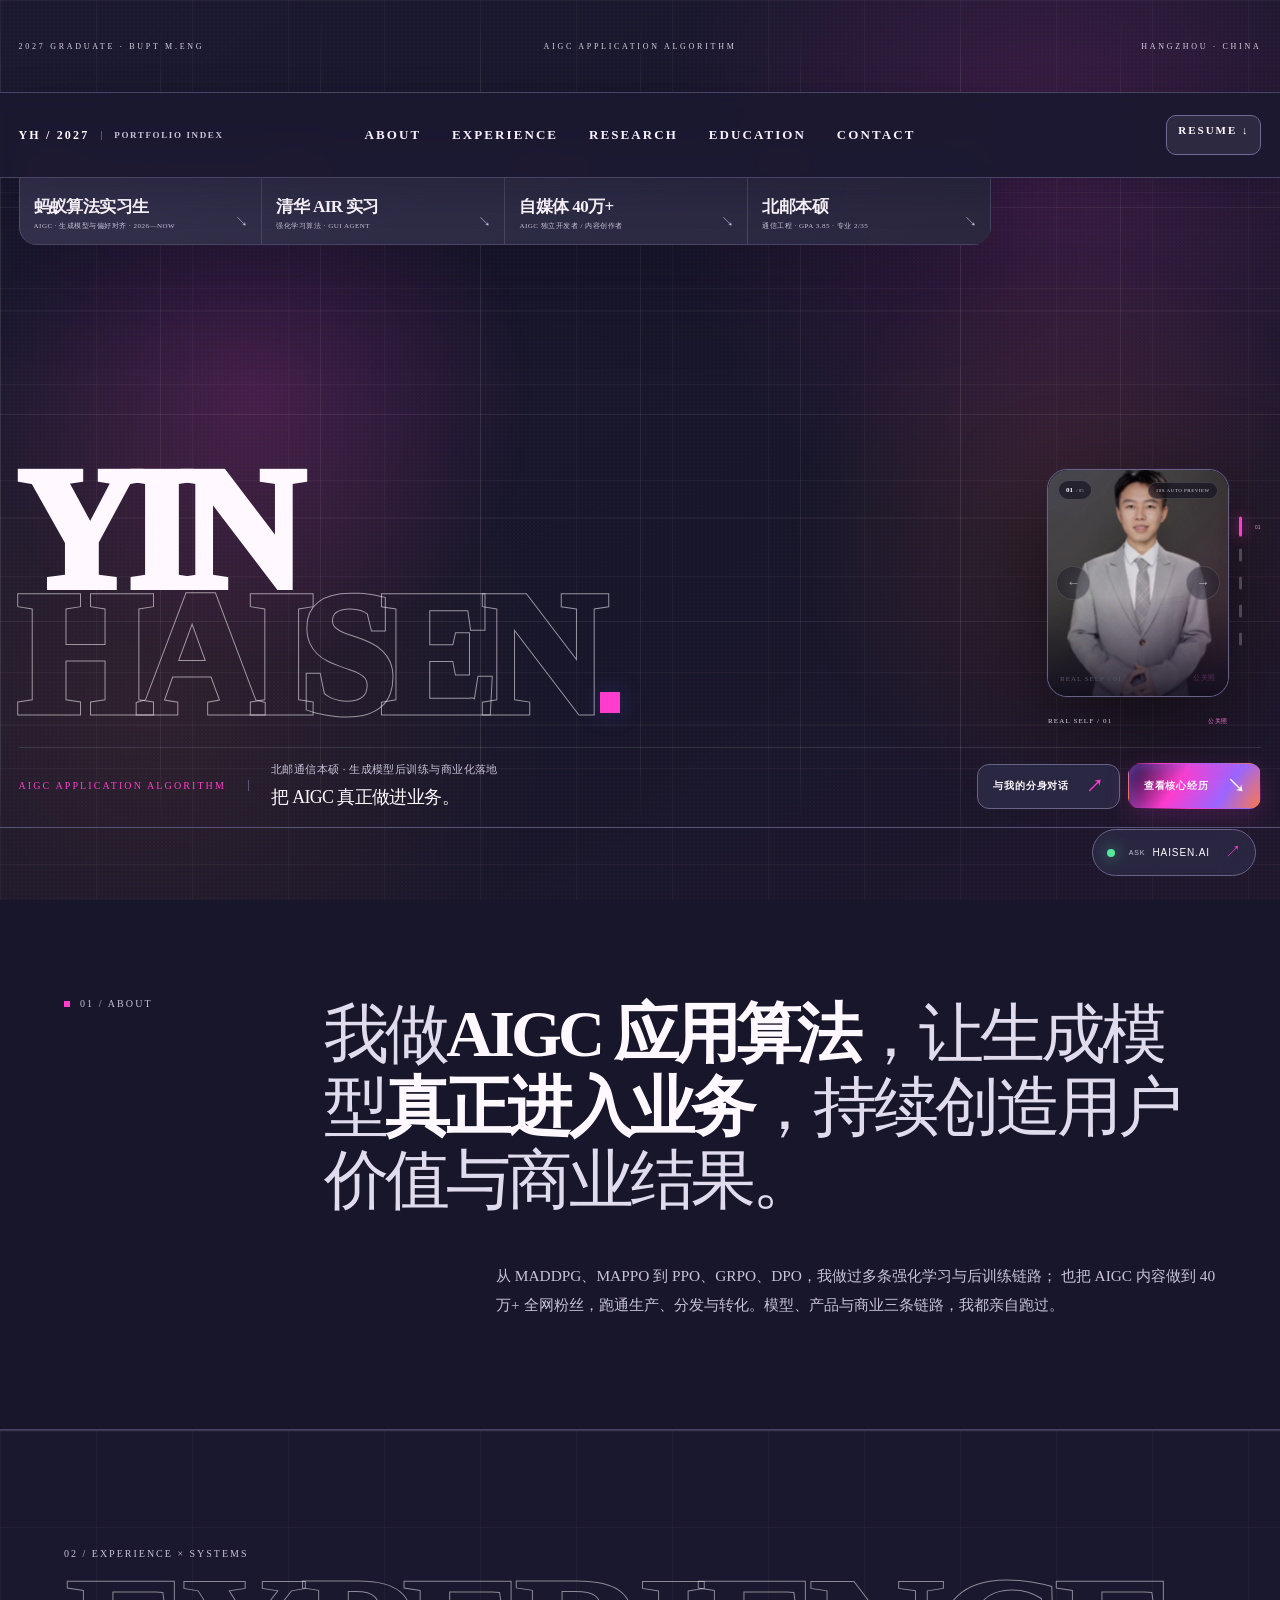
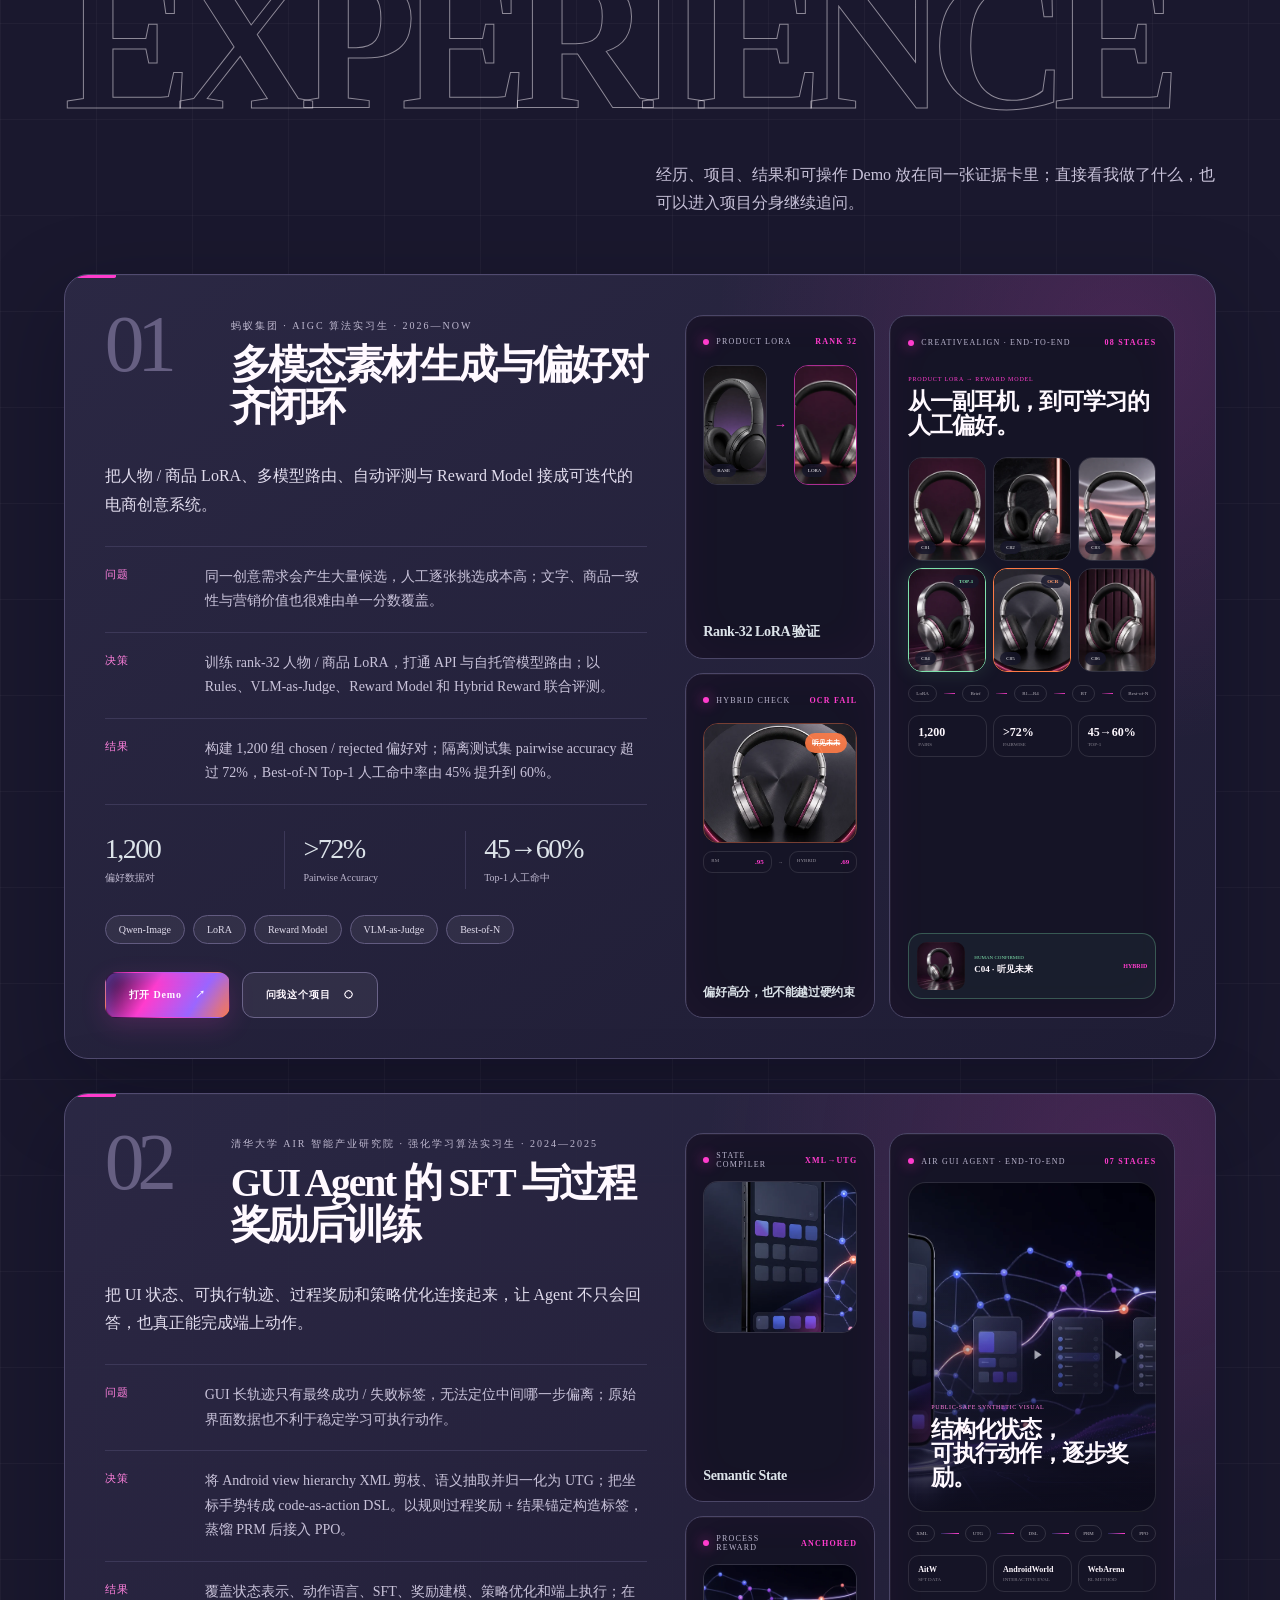
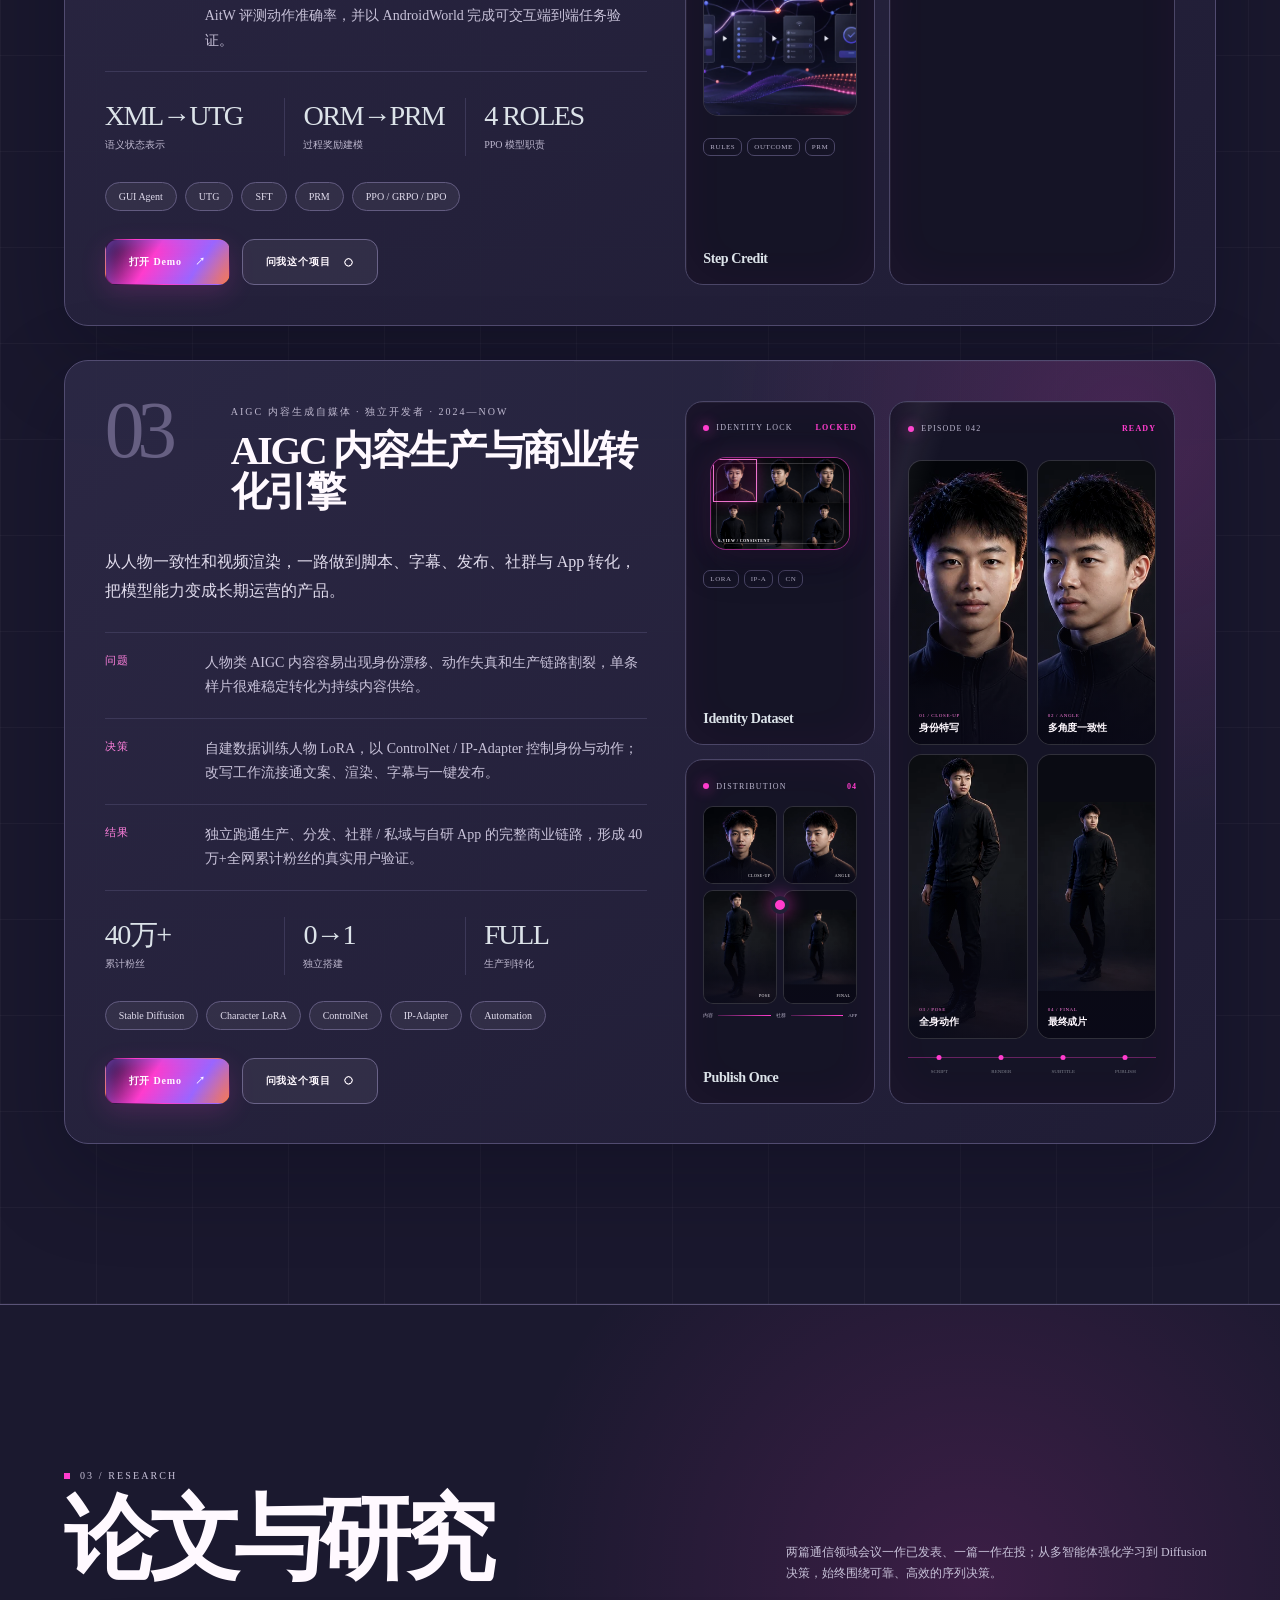
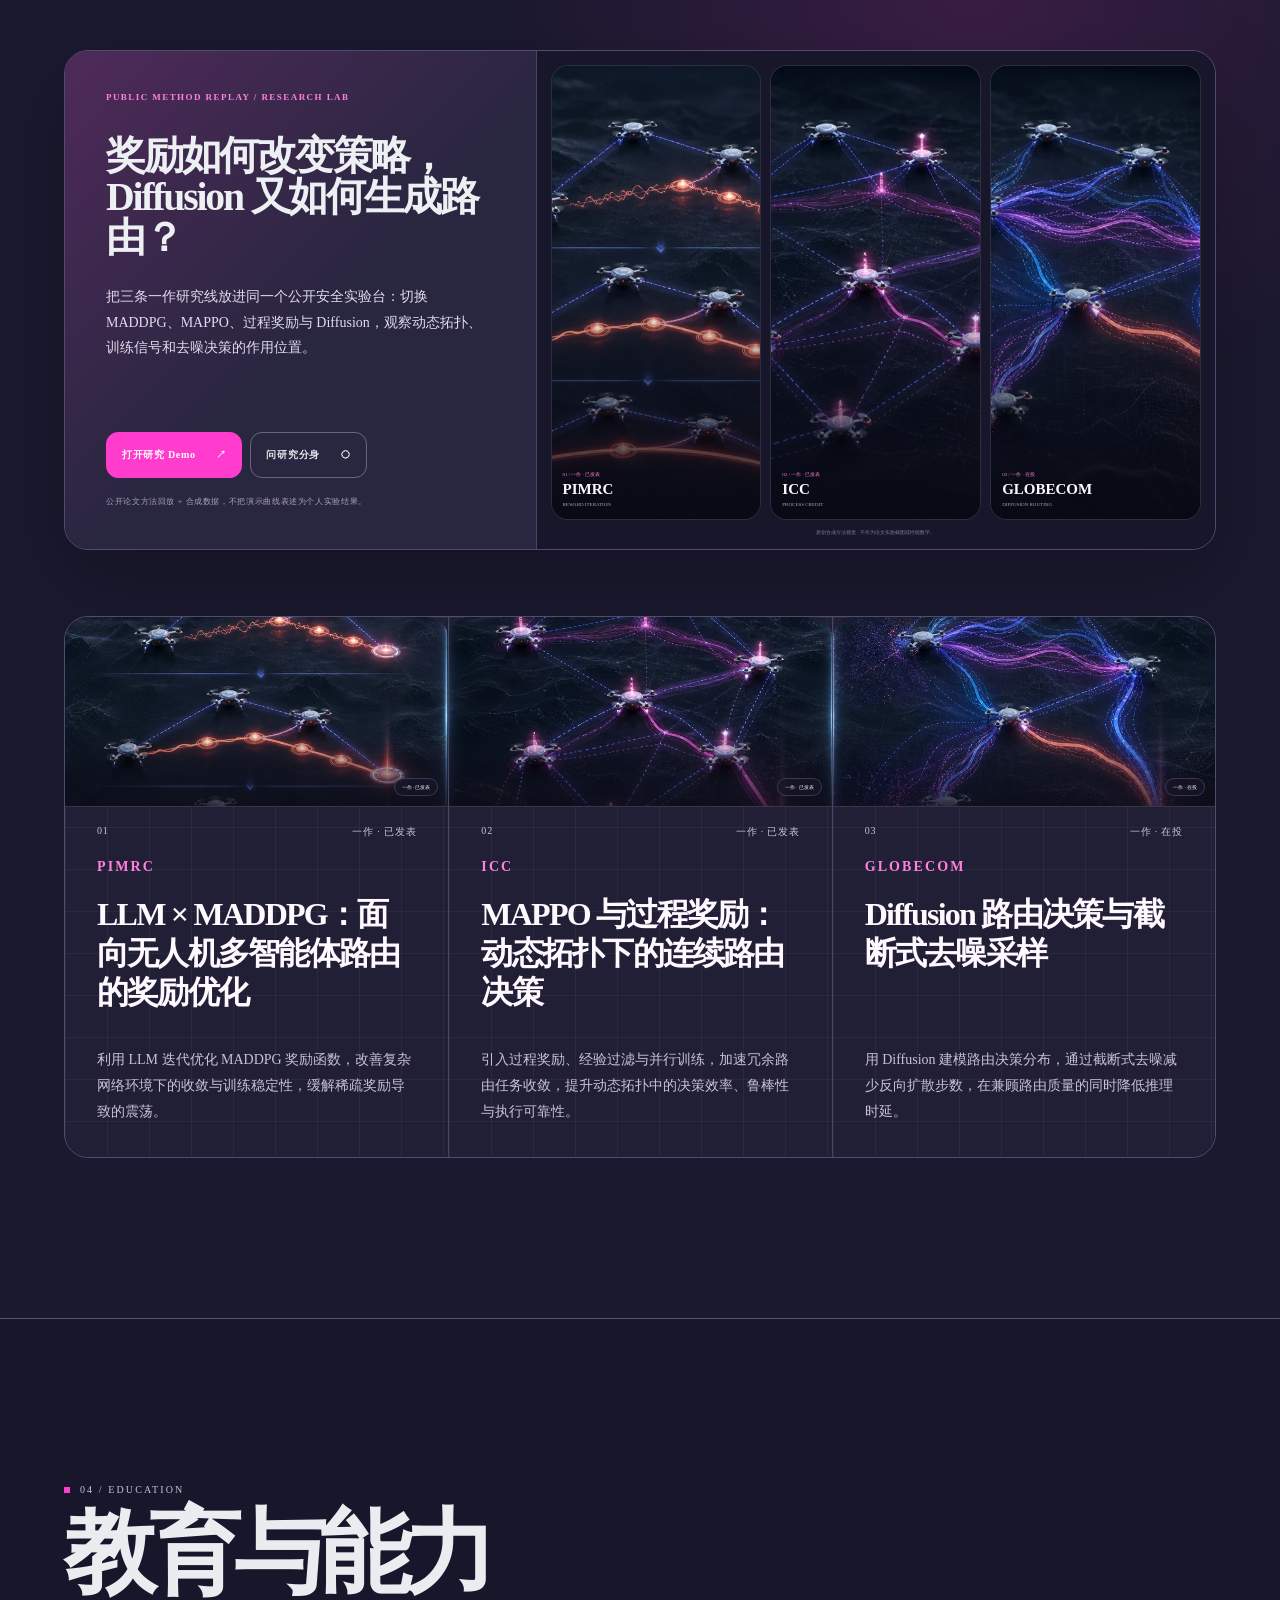
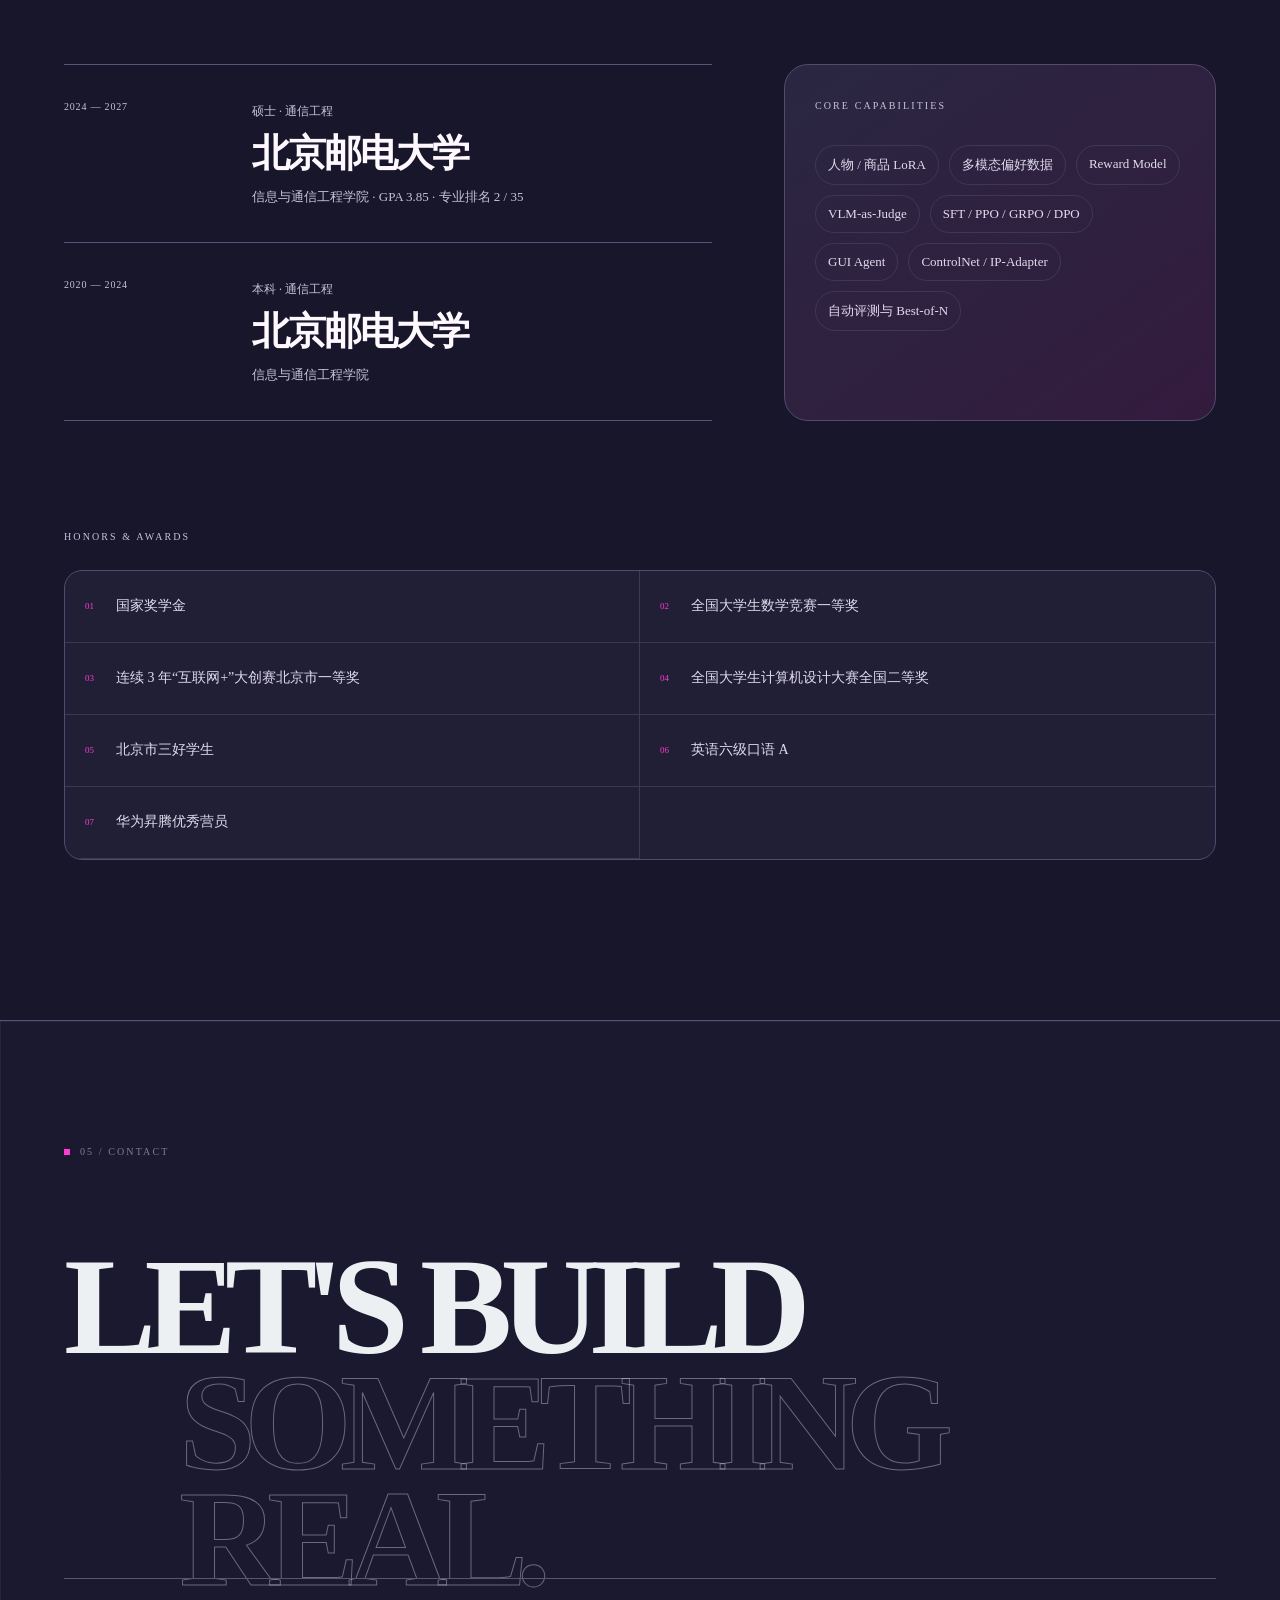
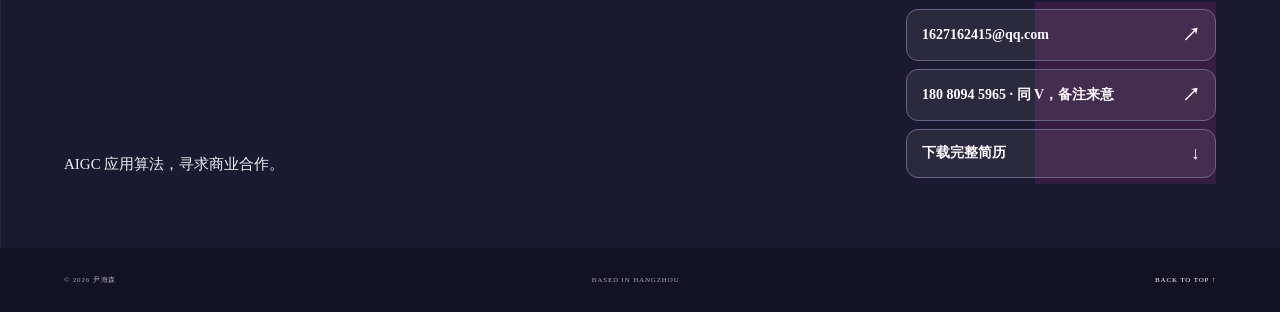
<file: index.html>
<!DOCTYPE html><html lang="zh-CN"><head><meta charSet="utf-8"/><meta name="viewport" content="width=device-width, initial-scale=1"/><link rel="preload" as="image" href="/profile/pr-portrait-v1.webp" fetchPriority="high"/><link rel="preload" as="image" href="/avatar-v2.png" fetchPriority="auto"/><link rel="preload" as="image" href="/profile/project-exhibition-v1.webp" fetchPriority="auto"/><link rel="preload" as="image" href="/profile/bupt-graduation-v1.webp" fetchPriority="auto"/><link rel="preload" as="image" href="/profile/competition-award-v1.webp" fetchPriority="auto"/><link rel="preload" as="image" href="/demo/creator/character-dataset-v1.png"/><link rel="preload" as="image" href="/demo/creator/view-01.webp"/><link rel="preload" as="image" href="/demo/creator/view-02.webp"/><link rel="preload" as="image" href="/demo/creator/view-05.webp"/><link rel="preload" as="image" href="/demo/creator/final-cover.webp"/><link rel="stylesheet" href="/assets/index-CJBzYVxg.css" data-rsc-css-href="/assets/index-CJBzYVxg.css" data-precedence="vite-rsc/importer-resources"/><link rel="modulepreload" href="/assets/layout-segment-context-CDIeY-jh.js" crossorigin=""/><link rel="modulepreload" href="/assets/rolldown-runtime-S-ySWqyJ.js" crossorigin=""/><link rel="modulepreload" href="/assets/index-JzDXKvNS.js" crossorigin=""/><link rel="modulepreload" href="/assets/framework-CXnKph_e.js" crossorigin=""/><link rel="modulepreload" href="/assets/IdentityStage-bTaeque4.js" crossorigin=""/><link rel="modulepreload" href="/assets/HaisenAI-CEGeIw8R.js" crossorigin=""/><link rel="modulepreload" href="/assets/ProjectShowcase-nfLYoafA.js" crossorigin=""/><link rel="preload" href="/demo/research/pimrc-reward.webp" as="image"/><link rel="preload" href="/demo/research/icc-process.webp" as="image"/><link rel="preload" href="/demo/research/globecom-diffusion.webp" as="image"/><title>尹海森 | AIGC 算法与生成系统</title><meta name="description" content="尹海森的个人网站。北京邮电大学通信工程硕士，专注 AIGC 应用算法、多模态生成、Reward Model 与强化学习后训练。"/><meta name="keywords" content="尹海森,AIGC 算法,多模态生成,Reward Model,GUI Agent,强化学习"/><meta name="author" content="尹海森"/><meta property="og:title" content="尹海森 | AIGC 算法与生成系统"/><meta property="og:description" content="从生成、评测与偏好对齐，一路走到用户和商业结果。"/><meta property="og:url" content="https://hisensen.github.io"/><meta property="og:type" content="website"/><meta property="og:locale" content="zh_CN"/><meta property="og:image" content="https://hisensen.github.io/og-dossier.png"/><meta property="og:image:width" content="1733"/><meta property="og:image:height" content="907"/><meta property="og:image:alt" content="Yin Haisen - AIGC Application Algorithm"/><meta name="twitter:card" content="summary_large_image"/><meta name="twitter:title" content="尹海森 | AIGC 算法与生成系统"/><meta name="twitter:description" content="从生成、评测与偏好对齐，一路走到用户和商业结果。"/><meta name="twitter:image" content="https://hisensen.github.io/og-dossier.png"/><script>self.__VINEXT_RSC_PARAMS__={}</script><script>self.__VINEXT_RSC_NAV__={"pathname":"/","searchParams":[]}</script><link rel="modulepreload" href="/assets/index-JzDXKvNS.js" />
<link rel="preload" href="/assets/_vinext_fonts/geist-8ac0455e797f/geist-ff2310f5.woff2" as="font" type="font/woff2" crossorigin />
<link rel="preload" href="/assets/_vinext_fonts/geist-8ac0455e797f/geist-875ccdd4.woff2" as="font" type="font/woff2" crossorigin />
<link rel="preload" href="/assets/_vinext_fonts/geist-8ac0455e797f/geist-52306abf.woff2" as="font" type="font/woff2" crossorigin />
<link rel="preload" href="/assets/_vinext_fonts/geist-8ac0455e797f/geist-001175b1.woff2" as="font" type="font/woff2" crossorigin />
<link rel="preload" href="/assets/_vinext_fonts/geist-8ac0455e797f/geist-98bbbccb.woff2" as="font" type="font/woff2" crossorigin />
<link rel="preload" href="/assets/_vinext_fonts/geist-mono-00e989178794/geist-mono-f6b33328.woff2" as="font" type="font/woff2" crossorigin />
<link rel="preload" href="/assets/_vinext_fonts/geist-mono-00e989178794/geist-mono-44e03052.woff2" as="font" type="font/woff2" crossorigin />
<link rel="preload" href="/assets/_vinext_fonts/geist-mono-00e989178794/geist-mono-0638449e.woff2" as="font" type="font/woff2" crossorigin />
<link rel="preload" href="/assets/_vinext_fonts/geist-mono-00e989178794/geist-mono-971fb274.woff2" as="font" type="font/woff2" crossorigin />
<link rel="preload" href="/assets/_vinext_fonts/geist-mono-00e989178794/geist-mono-44745446.woff2" as="font" type="font/woff2" crossorigin />
<link rel="preload" href="/assets/_vinext_fonts/geist-mono-00e989178794/geist-mono-013b2f2f.woff2" as="font" type="font/woff2" crossorigin />
<style data-vinext-fonts>/* cyrillic-ext */
@font-face {
  font-family: 'Geist';
  font-style: normal;
  font-weight: 100 900;
  font-display: swap;
  src: url(/assets/_vinext_fonts/geist-8ac0455e797f/geist-ff2310f5.woff2) format('woff2');
  unicode-range: U+0460-052F, U+1C80-1C8A, U+20B4, U+2DE0-2DFF, U+A640-A69F, U+FE2E-FE2F;
}
/* cyrillic */
@font-face {
  font-family: 'Geist';
  font-style: normal;
  font-weight: 100 900;
  font-display: swap;
  src: url(/assets/_vinext_fonts/geist-8ac0455e797f/geist-875ccdd4.woff2) format('woff2');
  unicode-range: U+0301, U+0400-045F, U+0490-0491, U+04B0-04B1, U+2116;
}
/* vietnamese */
@font-face {
  font-family: 'Geist';
  font-style: normal;
  font-weight: 100 900;
  font-display: swap;
  src: url(/assets/_vinext_fonts/geist-8ac0455e797f/geist-52306abf.woff2) format('woff2');
  unicode-range: U+0102-0103, U+0110-0111, U+0128-0129, U+0168-0169, U+01A0-01A1, U+01AF-01B0, U+0300-0301, U+0303-0304, U+0308-0309, U+0323, U+0329, U+1EA0-1EF9, U+20AB;
}
/* latin-ext */
@font-face {
  font-family: 'Geist';
  font-style: normal;
  font-weight: 100 900;
  font-display: swap;
  src: url(/assets/_vinext_fonts/geist-8ac0455e797f/geist-001175b1.woff2) format('woff2');
  unicode-range: U+0100-02BA, U+02BD-02C5, U+02C7-02CC, U+02CE-02D7, U+02DD-02FF, U+0304, U+0308, U+0329, U+1D00-1DBF, U+1E00-1E9F, U+1EF2-1EFF, U+2020, U+20A0-20AB, U+20AD-20C0, U+2113, U+2C60-2C7F, U+A720-A7FF;
}
/* latin */
@font-face {
  font-family: 'Geist';
  font-style: normal;
  font-weight: 100 900;
  font-display: swap;
  src: url(/assets/_vinext_fonts/geist-8ac0455e797f/geist-98bbbccb.woff2) format('woff2');
  unicode-range: U+0000-00FF, U+0131, U+0152-0153, U+02BB-02BC, U+02C6, U+02DA, U+02DC, U+0304, U+0308, U+0329, U+2000-206F, U+20AC, U+2122, U+2191, U+2193, U+2212, U+2215, U+FEFF, U+FFFD;
}

.__font_geist_0tvmz3h { font-family: 'Geist', sans-serif; }

.__variable_geist_0tvmz3h { --font-geist-sans: 'Geist', sans-serif; }

/* cyrillic-ext */
@font-face {
  font-family: 'Geist Mono';
  font-style: normal;
  font-weight: 100 900;
  font-display: swap;
  src: url(/assets/_vinext_fonts/geist-mono-00e989178794/geist-mono-f6b33328.woff2) format('woff2');
  unicode-range: U+0460-052F, U+1C80-1C8A, U+20B4, U+2DE0-2DFF, U+A640-A69F, U+FE2E-FE2F;
}
/* cyrillic */
@font-face {
  font-family: 'Geist Mono';
  font-style: normal;
  font-weight: 100 900;
  font-display: swap;
  src: url(/assets/_vinext_fonts/geist-mono-00e989178794/geist-mono-44e03052.woff2) format('woff2');
  unicode-range: U+0301, U+0400-045F, U+0490-0491, U+04B0-04B1, U+2116;
}
/* symbols2 */
@font-face {
  font-family: 'Geist Mono';
  font-style: normal;
  font-weight: 100 900;
  font-display: swap;
  src: url(/assets/_vinext_fonts/geist-mono-00e989178794/geist-mono-0638449e.woff2) format('woff2');
  unicode-range: U+2000-2001, U+2004-2008, U+200A, U+23B8-23BD, U+2500-259F;
}
/* vietnamese */
@font-face {
  font-family: 'Geist Mono';
  font-style: normal;
  font-weight: 100 900;
  font-display: swap;
  src: url(/assets/_vinext_fonts/geist-mono-00e989178794/geist-mono-971fb274.woff2) format('woff2');
  unicode-range: U+0102-0103, U+0110-0111, U+0128-0129, U+0168-0169, U+01A0-01A1, U+01AF-01B0, U+0300-0301, U+0303-0304, U+0308-0309, U+0323, U+0329, U+1EA0-1EF9, U+20AB;
}
/* latin-ext */
@font-face {
  font-family: 'Geist Mono';
  font-style: normal;
  font-weight: 100 900;
  font-display: swap;
  src: url(/assets/_vinext_fonts/geist-mono-00e989178794/geist-mono-44745446.woff2) format('woff2');
  unicode-range: U+0100-02BA, U+02BD-02C5, U+02C7-02CC, U+02CE-02D7, U+02DD-02FF, U+0304, U+0308, U+0329, U+1D00-1DBF, U+1E00-1E9F, U+1EF2-1EFF, U+2020, U+20A0-20AB, U+20AD-20C0, U+2113, U+2C60-2C7F, U+A720-A7FF;
}
/* latin */
@font-face {
  font-family: 'Geist Mono';
  font-style: normal;
  font-weight: 100 900;
  font-display: swap;
  src: url(/assets/_vinext_fonts/geist-mono-00e989178794/geist-mono-013b2f2f.woff2) format('woff2');
  unicode-range: U+0000-00FF, U+0131, U+0152-0153, U+02BB-02BC, U+02C6, U+02DA, U+02DC, U+0304, U+0308, U+0329, U+2000-206F, U+20AC, U+2122, U+2191, U+2193, U+2212, U+2215, U+FEFF, U+FFFD;
}

.__font_geist_mono_1diim1n { font-family: 'Geist Mono', sans-serif; }

.__variable_geist_mono_1diim1n { --font-geist-mono: 'Geist Mono', sans-serif; }
</style>
<meta name="github-pages-build" content="static-vinext-export"/></head><body class="__variable_geist_0tvmz3h __variable_geist_mono_1diim1n"><a class="skip-link" href="#content">跳到主要内容</a><div class="ambient" aria-hidden="true"><span class="ambient__orb ambient__orb--violet"></span><span class="ambient__orb ambient__orb--ember"></span><span class="ambient__grain"></span></div><header class="site-header"><a class="brand" href="#top" aria-label="返回首页"><span>YH / 2027</span><small>PORTFOLIO INDEX</small></a><nav class="desktop-nav" aria-label="页面导航"><a href="#about">ABOUT</a><a href="#experience">EXPERIENCE</a><a href="#research">RESEARCH</a><a href="#education">EDUCATION</a><a href="#contact">CONTACT</a></nav><a class="header-resume" href="/yin-haisen-resume.pdf" download="尹海森-简历.pdf" aria-label="下载尹海森的简历 PDF">RESUME <span aria-hidden="true">↓</span></a></header><main id="content"><section class="hero" id="top" aria-labelledby="hero-title"><div class="hero__eyebrow"><span>2027 GRADUATE · BUPT M.ENG</span><span>AIGC APPLICATION ALGORITHM</span><span>HANGZHOU · CHINA</span></div><h1 class="hero__title" id="hero-title" aria-label="尹海森"><span>YIN</span><span class="hero__title-outline">HAISEN<i aria-hidden="true"></i></span></h1><div aria-label="尹海森真实经历与 AI 分身可交互影像台" aria-roledescription="carousel" class="hero__portrait-wrap hero__portrait-stage hero__portrait-stage--forward" role="region" tabindex="0"><div class="hero__portrait-glow"></div><div class="hero__identity-reel"><figure aria-hidden="false" class="hero__identity-frame hero__identity-frame--1 is-active"><img class="hero__portrait" src="/profile/pr-portrait-v1.webp" alt="公关照" fetchPriority="high"/><figcaption><span>REAL SELF / 01</span><small>公关照</small></figcaption></figure><figure aria-hidden="true" class="hero__identity-frame hero__identity-frame--2 "><img class="hero__portrait" src="/avatar-v2.png" alt="AI 分身" fetchPriority="auto"/><figcaption><span>VIRTUAL SELF / 02</span><small>AI 分身</small></figcaption></figure><figure aria-hidden="true" class="hero__identity-frame hero__identity-frame--3 "><img class="hero__portrait" src="/profile/project-exhibition-v1.webp" alt="项目展会" fetchPriority="auto"/><figcaption><span>BUILD / 03</span><small>项目展会</small></figcaption></figure><figure aria-hidden="true" class="hero__identity-frame hero__identity-frame--4 "><img class="hero__portrait" src="/profile/bupt-graduation-v1.webp" alt="毕业时刻" fetchPriority="auto"/><figcaption><span>BUPT / 04</span><small>毕业时刻</small></figcaption></figure><figure aria-hidden="true" class="hero__identity-frame hero__identity-frame--5 "><img class="hero__portrait" src="/profile/competition-award-v1.webp" alt="竞赛获奖" fetchPriority="auto"/><figcaption><span>PROOF / 05</span><small>竞赛获奖</small></figcaption></figure><span class="hero__identity-scan" aria-hidden="true"></span><span class="hero__identity-counter" aria-hidden="true"><b>01</b><i>/ <!-- -->05</i></span></div><button aria-label="上一张身份影像" class="hero__identity-nav hero__identity-nav--previous" type="button"><span aria-hidden="true">←</span></button><button aria-label="下一张身份影像" class="hero__identity-nav hero__identity-nav--next" type="button"><span aria-hidden="true">→</span></button><div class="hero__identity-rail" aria-label="选择身份影像"><button aria-label="查看 公关照" aria-pressed="true" class="is-active" type="button"><i aria-hidden="true"></i><small>01</small></button><button aria-label="查看 AI 分身" aria-pressed="false" class="" type="button"><i aria-hidden="true"></i><small>02</small></button><button aria-label="查看 项目展会" aria-pressed="false" class="" type="button"><i aria-hidden="true"></i><small>03</small></button><button aria-label="查看 毕业时刻" aria-pressed="false" class="" type="button"><i aria-hidden="true"></i><small>04</small></button><button aria-label="查看 竞赛获奖" aria-pressed="false" class="" type="button"><i aria-hidden="true"></i><small>05</small></button></div><div class="hero__portrait-index" aria-live="polite"><span>REAL SELF / 01</span><small>公关照</small></div><span class="hero__identity-mode">10S AUTO PREVIEW</span></div><div class="hero__credentials" aria-label="核心身份与经历"><a href="#project-preference"><span>01 / ANT</span><strong>蚂蚁算法实习生</strong><small>AIGC · 生成模型与偏好对齐 · 2026—NOW</small><i aria-hidden="true">↘</i></a><a href="#project-agent"><span>02 / AIR</span><strong>清华 AIR 实习</strong><small>强化学习算法 · GUI Agent</small><i aria-hidden="true">↘</i></a><a href="#project-creator"><span>03 / CREATOR</span><strong>自媒体 40万+</strong><small>AIGC 独立开发者 / 内容创作者</small><i aria-hidden="true">↘</i></a><a href="#education"><span>04 / BUPT</span><strong>北邮本硕</strong><small>通信工程 · GPA 3.85 · 专业 2/35</small><i aria-hidden="true">↘</i></a></div><div class="hero__footer"><div class="hero__intro"><span class="section-kicker">AIGC APPLICATION ALGORITHM</span><p>北邮通信本硕 · 生成模型后训练与商业化落地</p><h2>把 AIGC 真正做进业务。</h2></div><div class="hero__actions"><button class="persona-cta" type="button">与我的分身对话 <span aria-hidden="true">↗</span></button><a class="primary-cta" href="#experience">查看核心经历 <span aria-hidden="true">↘</span></a></div></div><a class="scroll-cue" href="#about" aria-label="向下浏览"><span>SCROLL TO EXPLORE</span><i aria-hidden="true">↓</i></a></section><section class="statement" id="about" aria-labelledby="statement-title"><div class="section-index">01 / ABOUT</div><div class="statement__copy"><p class="statement__lead" id="statement-title">我做<strong>AIGC 应用算法</strong>，让生成模型<strong>真正进入业务</strong>，持续创造用户价值与商业结果。</p><p class="statement__support">从 MADDPG、MAPPO 到 PPO、GRPO、DPO，我做过多条强化学习与后训练链路； 也把 AIGC 内容做到 40 万+ 全网粉丝，跑通生产、分发与转化。模型、产品与商业三条链路，我都亲自跑过。</p></div></section><section class="projects section-shell" id="experience"><span class="section-anchor" id="projects" aria-hidden="true"></span><div class="project-intro"><span>02 / EXPERIENCE × SYSTEMS</span><h2>EXPERIENCE</h2><p>经历、项目、结果和可操作 Demo 放在同一张证据卡里；直接看我做了什么，也可以进入项目分身继续追问。</p></div><div class="case-stack"><article class="case-card case-card--preference" id="project-preference"><div class="case-card__story"><header class="case-card__header"><span class="case-card__index">01</span><div><span class="case-card__eyebrow">蚂蚁集团 · AIGC 算法实习生 · 2026—NOW</span><h3>多模态素材生成与偏好对齐闭环</h3></div></header><p class="case-card__summary">把人物 / 商品 LoRA、多模型路由、自动评测与 Reward Model 接成可迭代的电商创意系统。</p><div class="case-card__rows"><div><span>问题</span><p>同一创意需求会产生大量候选，人工逐张挑选成本高；文字、商品一致性与营销价值也很难由单一分数覆盖。</p></div><div><span>决策</span><p>训练 rank-32 人物 / 商品 LoRA，打通 API 与自托管模型路由；以 Rules、VLM-as-Judge、Reward Model 和 Hybrid Reward 联合评测。</p></div><div><span>结果</span><p>构建 1,200 组 chosen / rejected 偏好对；隔离测试集 pairwise accuracy 超过 72%，Best-of-N Top-1 人工命中率由 45% 提升到 60%。</p></div></div><div class="case-card__metrics" aria-label="项目关键结果"><div><strong>1,200</strong><span>偏好数据对</span></div><div><strong>&gt;72%</strong><span>Pairwise Accuracy</span></div><div><strong>45→60%</strong><span>Top-1 人工命中</span></div></div><div class="case-card__tags" aria-label="相关技术"><span>Qwen-Image</span><span>LoRA</span><span>Reward Model</span><span>VLM-as-Judge</span><span>Best-of-N</span></div><div class="case-card__actions"><a class="case-card__demo" href="/demos/preference">打开 Demo <span aria-hidden="true">↗</span></a><button class="case-card__ask" type="button">问我这个项目 <span aria-hidden="true">◯</span></button></div></div><div class="case-card__artifacts" aria-label="多模态素材生成与偏好对齐闭环演示界面预览"><div class="case-artifact case-artifact--small case-artifact--lora-proof"><div class="case-artifact__top"><i></i><span>PRODUCT LORA</span><b>RANK 32</b></div><div class="artifact-lora-compare"><span><i role="img" aria-label="通用模型耳机生成结果" style="background-image:url(/demo/headphones/base-model.webp)"></i><small>BASE</small></span><b>→</b><span class="is-result"><i role="img" aria-label="商品 LoRA 耳机生成结果" style="background-image:url(/demo/headphones/candidate-01.webp)"></i><small>LORA</small></span></div><strong>Rank-32 LoRA 验证</strong></div><div class="case-artifact case-artifact--small case-artifact--hard-fail"><div class="case-artifact__top"><i></i><span>HYBRID CHECK</span><b>OCR FAIL</b></div><div class="artifact-hard-fail__visual"><i role="img" aria-label="标题含错字的银色耳机候选 C05" style="background-image:url(/demo/headphones/candidate-05.webp)"></i><span>听见未未</span></div><div class="artifact-score-shift"><span>RM <b>.95</b></span><i>→</i><span>HYBRID <b>.69</b></span></div><strong>偏好高分，也不能越过硬约束</strong></div><div class="case-artifact case-artifact--hero case-artifact--preference-flow"><div class="case-artifact__top"><i></i><span>CREATIVEALIGN · END-TO-END</span><b>08 STAGES</b></div><div class="artifact-flow-title"><small>PRODUCT LORA → REWARD MODEL</small><strong>从一副耳机，到可学习的人工偏好。</strong></div><div class="artifact-real-candidates"><span class=""><i role="img" aria-label="银色耳机广告候选 C01" style="background-image:url(/demo/headphones/candidate-01.webp)"></i><small>C0<!-- -->1</small></span><span class=""><i role="img" aria-label="银色耳机广告候选 C02" style="background-image:url(/demo/headphones/candidate-02.webp)"></i><small>C0<!-- -->2</small></span><span class=""><i role="img" aria-label="银色耳机广告候选 C03" style="background-image:url(/demo/headphones/candidate-03.webp)"></i><small>C0<!-- -->3</small></span><span class="is-winner"><i role="img" aria-label="银色耳机广告候选 C04" style="background-image:url(/demo/headphones/candidate-04.webp)"></i><small>C0<!-- -->4</small><b>TOP-1</b></span><span class="is-fail"><i role="img" aria-label="银色耳机广告候选 C05" style="background-image:url(/demo/headphones/candidate-05.webp)"></i><small>C0<!-- -->5</small><b>OCR</b></span><span class=""><i role="img" aria-label="银色耳机广告候选 C06" style="background-image:url(/demo/headphones/candidate-06.webp)"></i><small>C0<!-- -->6</small></span></div><div class="artifact-pipeline-ribbon"><span>LoRA</span><i></i><span>Brief</span><i></i><span>R1—R4</span><i></i><span>BT</span><i></i><span>Best-of-N</span></div><div class="artifact-proof-metrics"><span><b>1,200</b> PAIRS</span><span><b>&gt;72%</b> PAIRWISE</span><span><b>45→60%</b> TOP-1</span></div><div class="artifact-final-choice"><i role="img" aria-label="最终选中的银色耳机候选 C04" style="background-image:url(/demo/headphones/candidate-04.webp)"></i><span><small>HUMAN CONFIRMED</small><strong>C04 · 听见未来</strong></span><b>HYBRID</b></div></div></div></article><article class="case-card case-card--agent" id="project-agent"><div class="case-card__story"><header class="case-card__header"><span class="case-card__index">02</span><div><span class="case-card__eyebrow">清华大学 AIR 智能产业研究院 · 强化学习算法实习生 · 2024—2025</span><h3>GUI Agent 的 SFT 与过程奖励后训练</h3></div></header><p class="case-card__summary">把 UI 状态、可执行轨迹、过程奖励和策略优化连接起来，让 Agent 不只会回答，也真正能完成端上动作。</p><div class="case-card__rows"><div><span>问题</span><p>GUI 长轨迹只有最终成功 / 失败标签，无法定位中间哪一步偏离；原始界面数据也不利于稳定学习可执行动作。</p></div><div><span>决策</span><p>将 Android view hierarchy XML 剪枝、语义抽取并归一化为 UTG；把坐标手势转成 code-as-action DSL。以规则过程奖励 + 结果锚定构造标签，蒸馏 PRM 后接入 PPO。</p></div><div><span>结果</span><p>覆盖状态表示、动作语言、SFT、奖励建模、策略优化和端上执行；在 AitW 评测动作准确率，并以 AndroidWorld 完成可交互端到端任务验证。</p></div></div><div class="case-card__metrics" aria-label="项目关键结果"><div><strong>XML→UTG</strong><span>语义状态表示</span></div><div><strong>ORM→PRM</strong><span>过程奖励建模</span></div><div><strong>4 ROLES</strong><span>PPO 模型职责</span></div></div><div class="case-card__tags" aria-label="相关技术"><span>GUI Agent</span><span>UTG</span><span>SFT</span><span>PRM</span><span>PPO / GRPO / DPO</span></div><div class="case-card__actions"><a class="case-card__demo" href="/demos/agent">打开 Demo <span aria-hidden="true">↗</span></a><button class="case-card__ask" type="button">问我这个项目 <span aria-hidden="true">◯</span></button></div></div><div class="case-card__artifacts" aria-label="GUI Agent 的 SFT 与过程奖励后训练演示界面预览"><div class="case-artifact case-artifact--small case-artifact--agent-image"><div class="case-artifact__top"><i></i><span>STATE COMPILER</span><b>XML→UTG</b></div><div class="artifact-agent-visual artifact-agent-visual--phone"><i role="img" aria-label="GUI Agent 抽象手机状态"></i></div><strong>Semantic State</strong></div><div class="case-artifact case-artifact--small case-artifact--agent-image"><div class="case-artifact__top"><i></i><span>PROCESS REWARD</span><b>ANCHORED</b></div><div class="artifact-agent-visual artifact-agent-visual--trace"><i role="img" aria-label="GUI Agent 状态图和逐步执行轨迹"></i></div><div class="artifact-chipline"><span>RULES</span><span>OUTCOME</span><span>PRM</span></div><strong>Step Credit</strong></div><div class="case-artifact case-artifact--hero case-artifact--agent-workbench"><div class="case-artifact__top"><i></i><span>AIR GUI AGENT · END-TO-END</span><b>07 STAGES</b></div><div class="artifact-agent-workbench" role="img" aria-label="GUI Agent 手机、状态图和奖励路径合成可视化"><span>PUBLIC-SAFE SYNTHETIC VISUAL</span><strong>结构化状态，<br/>可执行动作，逐步奖励。</strong></div><div class="artifact-agent-pipeline"><span>XML</span><i></i><span>UTG</span><i></i><span>DSL</span><i></i><span>PRM</span><i></i><span>PPO</span></div><div class="artifact-agent-proof"><span><b>AitW</b>SFT DATA</span><span><b>AndroidWorld</b>INTERACTIVE EVAL</span><span><b>WebArena</b>RL METHOD</span></div></div></div></article><article class="case-card case-card--creator" id="project-creator"><div class="case-card__story"><header class="case-card__header"><span class="case-card__index">03</span><div><span class="case-card__eyebrow">AIGC 内容生成自媒体 · 独立开发者 · 2024—NOW</span><h3>AIGC 内容生产与商业转化引擎</h3></div></header><p class="case-card__summary">从人物一致性和视频渲染，一路做到脚本、字幕、发布、社群与 App 转化，把模型能力变成长期运营的产品。</p><div class="case-card__rows"><div><span>问题</span><p>人物类 AIGC 内容容易出现身份漂移、动作失真和生产链路割裂，单条样片很难稳定转化为持续内容供给。</p></div><div><span>决策</span><p>自建数据训练人物 LoRA，以 ControlNet / IP-Adapter 控制身份与动作；改写工作流接通文案、渲染、字幕与一键发布。</p></div><div><span>结果</span><p>独立跑通生产、分发、社群 / 私域与自研 App 的完整商业链路，形成 40 万+全网累计粉丝的真实用户验证。</p></div></div><div class="case-card__metrics" aria-label="项目关键结果"><div><strong>40万+</strong><span>累计粉丝</span></div><div><strong>0→1</strong><span>独立搭建</span></div><div><strong>FULL</strong><span>生产到转化</span></div></div><div class="case-card__tags" aria-label="相关技术"><span>Stable Diffusion</span><span>Character LoRA</span><span>ControlNet</span><span>IP-Adapter</span><span>Automation</span></div><div class="case-card__actions"><a class="case-card__demo" href="/demos/creator">打开 Demo <span aria-hidden="true">↗</span></a><button class="case-card__ask" type="button">问我这个项目 <span aria-hidden="true">◯</span></button></div></div><div class="case-card__artifacts" aria-label="AIGC 内容生产与商业转化引擎演示界面预览"><div class="case-artifact case-artifact--small case-artifact--identity"><div class="case-artifact__top"><i></i><span>IDENTITY LOCK</span><b>LOCKED</b></div><div class="artifact-identity-photo artifact-identity-photo--dataset"><img alt="AI 虚拟人物 LoRA 六视角身份数据集" src="/demo/creator/character-dataset-v1.png"/><span aria-hidden="true"></span><b>6-VIEW / CONSISTENT</b></div><div class="artifact-chipline"><span>LORA</span><span>IP-A</span><span>CN</span></div><strong>Identity Dataset</strong></div><div class="case-artifact case-artifact--small case-artifact--distribution"><div class="case-artifact__top"><i></i><span>DISTRIBUTION</span><b>04</b></div><div class="artifact-channel-grid"><figure class="is-closeup"><img alt="身份特写" src="/demo/creator/view-01.webp"/><figcaption>CLOSE-UP</figcaption></figure><figure class="is-angle"><img alt="多角度一致性" src="/demo/creator/view-02.webp"/><figcaption>ANGLE</figcaption></figure><figure class="is-pose"><img alt="全身动作" src="/demo/creator/view-05.webp"/><figcaption>POSE</figcaption></figure><figure class="is-final"><img alt="最终成片" src="/demo/creator/final-cover.webp"/><figcaption>FINAL</figcaption></figure><span aria-hidden="true"></span></div><div class="artifact-channel-rail"><span>内容</span><i></i><span>社群</span><i></i><span>APP</span></div><strong>Publish Once</strong></div><div class="case-artifact case-artifact--hero case-artifact--storyboard"><div class="case-artifact__top"><i></i><span>EPISODE 042</span><b>READY</b></div><div class="artifact-story-grid artifact-story-grid--photos "><figure class="is-closeup "><button aria-label="放大查看身份特写" aria-pressed="false" type="button"></button><img alt="身份特写内容帧" src="/demo/creator/view-01.webp"/><figcaption><small>0<!-- -->1<!-- --> / <!-- -->CLOSE-UP</small><strong>身份特写</strong></figcaption><span class="artifact-story-action" aria-hidden="true">OPEN ↗</span></figure><figure class="is-angle "><button aria-label="放大查看多角度一致性" aria-pressed="false" type="button"></button><img alt="多角度一致性内容帧" src="/demo/creator/view-02.webp"/><figcaption><small>0<!-- -->2<!-- --> / <!-- -->ANGLE</small><strong>多角度一致性</strong></figcaption><span class="artifact-story-action" aria-hidden="true">OPEN ↗</span></figure><figure class="is-pose "><button aria-label="放大查看全身动作" aria-pressed="false" type="button"></button><img alt="全身动作内容帧" src="/demo/creator/view-05.webp"/><figcaption><small>0<!-- -->3<!-- --> / <!-- -->POSE</small><strong>全身动作</strong></figcaption><span class="artifact-story-action" aria-hidden="true">OPEN ↗</span></figure><figure class="is-final "><button aria-label="放大查看最终成片" aria-pressed="false" type="button"></button><img alt="最终成片内容帧" src="/demo/creator/final-cover.webp"/><figcaption><small>0<!-- -->4<!-- --> / <!-- -->FINAL</small><strong>最终成片</strong></figcaption><span class="artifact-story-action" aria-hidden="true">OPEN ↗</span></figure></div><ol class="artifact-pipeline"><li>SCRIPT</li><li>RENDER</li><li>SUBTITLE</li><li>PUBLISH</li></ol></div></div></article></div></section><section class="research section-shell" id="research"><div class="section-heading section-heading--light"><div><span class="section-index">03 / RESEARCH</span><h2>论文与研究</h2></div><p>两篇通信领域会议一作已发表、一篇一作在投；从多智能体强化学习到 Diffusion 决策，始终围绕可靠、高效的序列决策。</p></div><div class="research-demo"><div class="research-demo__copy"><span>PUBLIC METHOD REPLAY / RESEARCH LAB</span><h3>奖励如何改变策略，Diffusion 又如何生成路由？</h3><p>把三条一作研究线放进同一个公开安全实验台：切换 MADDPG、MAPPO、过程奖励与 Diffusion，观察动态拓扑、训练信号和去噪决策的作用位置。</p><div><a href="/demos/research">打开研究 Demo <span aria-hidden="true">↗</span></a><button class="" type="button">问研究分身 <span aria-hidden="true">◯</span></button></div><small>公开论文方法回放 + 合成数据，不把演示曲线表述为个人实验结果。</small></div><div class="research-demo__visual research-demo__visual--generated" aria-label="三篇无人机多智能体路由论文方法预览"><article><img alt="PIMRC 路由方法原创合成可视化" src="/demo/research/pimrc-reward.webp"/><div><span>0<!-- -->1<!-- --> / <!-- -->一作 · 已发表</span><strong>PIMRC</strong><small>REWARD ITERATION</small></div></article><article><img alt="ICC 路由方法原创合成可视化" src="/demo/research/icc-process.webp"/><div><span>0<!-- -->2<!-- --> / <!-- -->一作 · 已发表</span><strong>ICC</strong><small>PROCESS CREDIT</small></div></article><article><img alt="GLOBECOM 路由方法原创合成可视化" src="/demo/research/globecom-diffusion.webp"/><div><span>0<!-- -->3<!-- --> / <!-- -->一作 · 在投</span><strong>GLOBECOM</strong><small>DIFFUSION ROUTING</small></div></article><p>原创合成方法视觉 · 不作为论文实验截图或性能数字。</p></div></div><div class="paper-grid"><article class="paper-card"><div class="paper-card__visual"><img alt="PIMRC 无人机路由研究视觉" src="/demo/research/pimrc-reward.webp"/><span>一作 · 已发表</span></div><div class="paper-card__meta"><span>01</span><span>一作 · 已发表</span></div><strong class="paper-card__venue">PIMRC</strong><h3>LLM × MADDPG：面向无人机多智能体路由的奖励优化</h3><p>利用 LLM 迭代优化 MADDPG 奖励函数，改善复杂网络环境下的收敛与训练稳定性，缓解稀疏奖励导致的震荡。</p></article><article class="paper-card"><div class="paper-card__visual"><img alt="ICC 无人机路由研究视觉" src="/demo/research/icc-process.webp"/><span>一作 · 已发表</span></div><div class="paper-card__meta"><span>02</span><span>一作 · 已发表</span></div><strong class="paper-card__venue">ICC</strong><h3>MAPPO 与过程奖励：动态拓扑下的连续路由决策</h3><p>引入过程奖励、经验过滤与并行训练，加速冗余路由任务收敛，提升动态拓扑中的决策效率、鲁棒性与执行可靠性。</p></article><article class="paper-card"><div class="paper-card__visual"><img alt="GLOBECOM 无人机路由研究视觉" src="/demo/research/globecom-diffusion.webp"/><span>一作 · 在投</span></div><div class="paper-card__meta"><span>03</span><span>一作 · 在投</span></div><strong class="paper-card__venue">GLOBECOM</strong><h3>Diffusion 路由决策与截断式去噪采样</h3><p>用 Diffusion 建模路由决策分布，通过截断式去噪减少反向扩散步数，在兼顾路由质量的同时降低推理时延。</p></article></div></section><section class="education section-shell" id="education"><div class="section-heading"><div><span class="section-index">04 / EDUCATION</span><h2>教育与能力</h2></div></div><div class="education-grid"><div class="education-timeline"><article><time>2024 — 2027</time><div><span>硕士 · 通信工程</span><h3>北京邮电大学</h3><p>信息与通信工程学院 · GPA 3.85 · 专业排名 2 / 35</p></div></article><article><time>2020 — 2024</time><div><span>本科 · 通信工程</span><h3>北京邮电大学</h3><p>信息与通信工程学院</p></div></article></div><aside class="capability-panel" aria-labelledby="capability-title"><span class="section-kicker" id="capability-title">CORE CAPABILITIES</span><div class="capability-cloud"><span>人物 / 商品 LoRA</span><span>多模态偏好数据</span><span>Reward Model</span><span>VLM-as-Judge</span><span>SFT / PPO / GRPO / DPO</span><span>GUI Agent</span><span>ControlNet / IP-Adapter</span><span>自动评测与 Best-of-N</span></div></aside></div><div class="honors"><span class="section-kicker">HONORS &amp; AWARDS</span><div class="honors__list"><span><i>01</i>国家奖学金</span><span><i>02</i>全国大学生数学竞赛一等奖</span><span><i>03</i>连续 3 年“互联网+”大创赛北京市一等奖</span><span><i>04</i>全国大学生计算机设计大赛全国二等奖</span><span><i>05</i>北京市三好学生</span><span><i>06</i>英语六级口语 A</span><span><i>07</i>华为昇腾优秀营员</span></div></div></section><section class="contact" id="contact" aria-labelledby="contact-title"><span class="section-index">05 / CONTACT</span><div class="contact__headline" id="contact-title"><span>LET&#x27;S BUILD</span><strong>SOMETHING REAL.</strong></div><div class="contact__bottom"><p>AIGC 应用算法，寻求商业合作。</p><div class="contact__links"><a href="mailto:1627162415@qq.com">1627162415@qq.com <span aria-hidden="true">↗</span></a><a href="tel:+8618080945965">180 8094 5965 · 同 V，备注来意 <span aria-hidden="true">↗</span></a><a href="/yin-haisen-resume.pdf" download="尹海森-简历.pdf">下载完整简历 <span aria-hidden="true">↓</span></a></div></div></section></main><footer class="site-footer"><span>© 2026 尹海森</span><span>BASED IN HANGZHOU</span><a href="#top">BACK TO TOP ↑</a></footer><button aria-label="打开 HAISEN.AI 数字分身" class="haisen-ai-fab" type="button"><span class="haisen-ai-fab__pulse" aria-hidden="true"></span><span><small>ASK</small>HAISEN.AI</span><b aria-hidden="true">↗</b></button><script id="_R_">import("/assets/index-JzDXKvNS.js")</script></body></html><script>self.__VINEXT_RSC_CHUNKS__=self.__VINEXT_RSC_CHUNKS__||[];self.__VINEXT_RSC_CHUNKS__.push("2:I[\"8c0f216c4604\",[],\"Children\",1]\n3:I[\"15c18cfaeeff\",[],\"LayoutSegmentProvider\",1]\n4:I[\"8c0f216c4604\",[],\"Slot\",1]\n5:I[\"593f344dc510\",[],\"RedirectBoundary\",1]\n:HL[\"/assets/index-CJBzYVxg.css\",\"style\"]\n")</script><script>self.__VINEXT_RSC_CHUNKS__=self.__VINEXT_RSC_CHUNKS__||[];self.__VINEXT_RSC_CHUNKS__.push("0:{\"__route\":\"route:/\",\"__interceptionContext\":null,\"__layoutIds\":[\"layout:/\"],\"__rootLayout\":\"/\",\"page:/\":\"$L1\",\"layout:/\":[[[[\"$\",\"link\",\"css:/assets/index-CJBzYVxg.css\",{\"rel\":\"stylesheet\",\"precedence\":\"vite-rsc/importer-resources\",\"href\":\"/assets/index-CJBzYVxg.css\",\"data-rsc-css-href\":\"/assets/index-CJBzYVxg.css\"}],\"$undefined\"],[\"$\",\"html\",null,{\"lang\":\"zh-CN\",\"children\":[\"$\",\"body\",null,{\"className\":\"__variable_geist_0tvmz3h __variable_geist_mono_1diim1n\",\"children\":[\"$\",\"$L2\",null,{}]}]}]],null],\"route:/\":[[[\"$\",\"meta\",null,{\"charSet\":\"utf-8\"}],[[\"$\",\"title\",\"0\",{\"children\":\"尹海森 | AIGC 算法与生成系统\"}],[\"$\",\"meta\",\"1\",{\"name\":\"description\",\"content\":\"尹海森的个人网站。北京邮电大学通信工程硕士，专注 AIGC 应用算法、多模态生成、Reward Model 与强化学习后训练。\"}],[\"$\",\"meta\",\"2\",{\"name\":\"keywords\",\"content\":\"尹海森,AIGC 算法,多模态生成,Reward Model,GUI Agent,强化学习\"}],[\"$\",\"meta\",\"3\",{\"name\":\"author\",\"content\":\"尹海森\"}],[\"$\",\"meta\",\"4\",{\"property\":\"og:title\",\"content\":\"尹海森 | AIGC 算法与生成系统\"}],[\"$\",\"meta\",\"5\",{\"property\":\"og:description\",\"content\":\"从生成、评测与偏好对齐，一路走到用户和商业结果。\"}],[\"$\",\"meta\",\"6\",{\"property\":\"og:url\",\"content\":\"https://hisensen.github.io\"}],[\"$\",\"meta\",\"7\",{\"property\":\"og:type\",\"content\":\"website\"}],[\"$\",\"meta\",\"8\",{\"property\":\"og:locale\",\"content\":\"zh_CN\"}],[\"$\",\"meta\",\"9\",{\"property\":\"og:image\",\"content\":\"https://hisensen.github.io/og-dossier.png\"}],[\"$\",\"meta\",\"10\",{\"property\":\"og:image:width\",\"content\":\"1733\"}],[\"$\",\"meta\",\"11\",{\"property\":\"og:image:height\",\"content\":\"907\"}],[\"$\",\"meta\",\"12\",{\"property\":\"og:image:alt\",\"content\":\"Yin Haisen - AIGC Application Algorithm\"}],[\"$\",\"meta\",\"13\",{\"name\":\"twitter:card\",\"content\":\"summary_large_image\"}],[\"$\",\"meta\",\"14\",{\"name\":\"twitter:title\",\"content\":\"尹海森 | AIGC 算法与生成系统\"}],[\"$\",\"meta\",\"15\",{\"name\":\"twitter:description\",\"content\":\"从生成、评测与偏好对齐，一路走到用户和商业结果。\"}],[\"$\",\"meta\",\"16\",{\"name\":\"twitter:image\",\"content\":\"https://hisensen.github.io/og-dossier.png\"}]],[[\"$\",\"meta\",\"0\",{\"name\":\"viewport\",\"content\":\"width=device-width, initial-scale=1\"}]]],[\"$\",\"$L3\",null,{\"segmentMap\":{\"children\":[]},\"children\":[\"$\",\"$L4\",null,{\"id\":\"layout:/\",\"parallelSlots\":\"$undefined\",\"children\":[\"$\",\"$L5\",null,{\"children\":[\"$\",\"$L3\",null,{\"segmentMap\":{\"children\":[]},\"children\":[\"$\",\"$L4\",null,{\"id\":\"page:/\"}]}]}]}]}]],\"__layoutFlags\":{\"layout:/\":\"s\"},\"__artifactCompatibility\":{\"schemaVersion\":1,\"graphVersion\":\"app-route-graph:4uhn5s1wvoptc\",\"deploymentVersion\":\"bd923b85-9047-41ab-9a46-23ef3aec4103\",\"appElementsSchemaVersion\":1,\"rscPayloadSchemaVersion\":1,\"rootBoundaryId\":\"/\",\"renderEpoch\":null}}\n")</script><script>self.__VINEXT_RSC_CHUNKS__=self.__VINEXT_RSC_CHUNKS__||[];self.__VINEXT_RSC_CHUNKS__.push("6:I[\"030bd949e7f5\",[],\"IdentityStage\",1]\n7:I[\"e5c7cc41bcfd\",[],\"HaisenAITrigger\",1]\n8:I[\"0f0d77442fcf\",[],\"ProjectShowcase\",1]\n")</script><script>self.__VINEXT_RSC_CHUNKS__=self.__VINEXT_RSC_CHUNKS__||[];self.__VINEXT_RSC_CHUNKS__.push("1:[[\"$\",\"a\",null,{\"className\":\"skip-link\",\"href\":\"#content\",\"children\":\"跳到主要内容\"}],[\"$\",\"div\",null,{\"className\":\"ambient\",\"aria-hidden\":\"true\",\"children\":[[\"$\",\"span\",null,{\"className\":\"ambient__orb ambient__orb--violet\"}],[\"$\",\"span\",null,{\"className\":\"ambient__orb ambient__orb--ember\"}],[\"$\",\"span\",null,{\"className\":\"ambient__grain\"}]]}],[\"$\",\"header\",null,{\"className\":\"site-header\",\"children\":[[\"$\",\"a\",null,{\"className\":\"brand\",\"href\":\"#top\",\"aria-label\":\"返回首页\",\"children\":[[\"$\",\"span\",null,{\"children\":\"YH / 2027\"}],[\"$\",\"small\",null,{\"children\":\"PORTFOLIO INDEX\"}]]}],[\"$\",\"nav\",null,{\"className\":\"desktop-nav\",\"aria-label\":\"页面导航\",\"children\":[[\"$\",\"a\",null,{\"href\":\"#about\",\"children\":\"ABOUT\"}],[\"$\",\"a\",null,{\"href\":\"#experience\",\"children\":\"EXPERIENCE\"}],[\"$\",\"a\",null,{\"href\":\"#research\",\"children\":\"RESEARCH\"}],[\"$\",\"a\",null,{\"href\":\"#education\",\"children\":\"EDUCATION\"}],[\"$\",\"a\",null,{\"href\":\"#contact\",\"children\":\"CONTACT\"}]]}],[\"$\",\"a\",null,{\"className\":\"header-resume\",\"href\":\"/yin-haisen-resume.pdf\",\"download\":\"尹海森-简历.pdf\",\"aria-label\":\"下载尹海森的简历 PDF\",\"children\":[\"RESUME \",[\"$\",\"span\",null,{\"aria-hidden\":\"true\",\"children\":\"↓\"}]]}]]}],[\"$\",\"main\",null,{\"id\":\"content\",\"children\":[[\"$\",\"section\",null,{\"className\":\"hero\",\"id\":\"top\",\"aria-labelledby\":\"hero-title\",\"children\":[[\"$\",\"div\",null,{\"className\":\"hero__eyebrow\",\"children\":[[\"$\",\"span\",null,{\"children\":\"2027 GRADUATE · BUPT M.ENG\"}],[\"$\",\"span\",null,{\"children\":\"AIGC APPLICATION ALGORITHM\"}],[\"$\",\"span\",null,{\"children\":\"HANGZHOU · CHINA\"}]]}],[\"$\",\"h1\",null,{\"className\":\"hero__title\",\"id\":\"hero-title\",\"aria-label\":\"尹海森\",\"children\":[[\"$\",\"span\",null,{\"children\":\"YIN\"}],[\"$\",\"span\",null,{\"className\":\"hero__title-outline\",\"children\":[\"HAISEN\",[\"$\",\"i\",null,{\"aria-hidden\":\"true\"}]]}]]}],[\"$\",\"$L6\",null,{}],[\"$\",\"div\",null,{\"className\":\"hero__credentials\",\"aria-label\":\"核心身份与经历\",\"children\":[[\"$\",\"a\",\"01 / ANT\",{\"href\":\"#project-preference\",\"children\":[[\"$\",\"span\",null,{\"children\":\"01 / ANT\"}],[\"$\",\"strong\",null,{\"children\":\"蚂蚁算法实习生\"}],[\"$\",\"small\",null,{\"children\":\"AIGC · 生成模型与偏好对齐 · 2026—NOW\"}],[\"$\",\"i\",null,{\"aria-hidden\":\"true\",\"children\":\"↘\"}]]}],[\"$\",\"a\",\"02 / AIR\",{\"href\":\"#project-agent\",\"children\":[[\"$\",\"span\",null,{\"children\":\"02 / AIR\"}],[\"$\",\"strong\",null,{\"children\":\"清华 AIR 实习\"}],[\"$\",\"small\",null,{\"children\":\"强化学习算法 · GUI Agent\"}],[\"$\",\"i\",null,{\"aria-hidden\":\"true\",\"children\":\"↘\"}]]}],[\"$\",\"a\",\"03 / CREATOR\",{\"href\":\"#project-creator\",\"children\":[[\"$\",\"span\",null,{\"children\":\"03 / CREATOR\"}],[\"$\",\"strong\",null,{\"children\":\"自媒体 40万+\"}],[\"$\",\"small\",null,{\"children\":\"AIGC 独立开发者 / 内容创作者\"}],[\"$\",\"i\",null,{\"aria-hidden\":\"true\",\"children\":\"↘\"}]]}],[\"$\",\"a\",\"04 / BUPT\",{\"href\":\"#education\",\"children\":[[\"$\",\"span\",null,{\"children\":\"04 / BUPT\"}],[\"$\",\"strong\",null,{\"children\":\"北邮本硕\"}],[\"$\",\"small\",null,{\"children\":\"通信工程 · GPA 3.85 · 专业 2/35\"}],[\"$\",\"i\",null,{\"aria-hidden\":\"true\",\"children\":\"↘\"}]]}]]}],[\"$\",\"div\",null,{\"className\":\"hero__footer\",\"children\":[[\"$\",\"div\",null,{\"className\":\"hero__intro\",\"children\":[[\"$\",\"span\",null,{\"className\":\"section-kicker\",\"children\":\"AIGC APPLICATION ALGORITHM\"}],[\"$\",\"p\",null,{\"children\":\"北邮通信本硕 · 生成模型后训练与商业化落地\"}],[\"$\",\"h2\",null,{\"children\":\"把 AIGC 真正做进业务。\"}]]}],[\"$\",\"div\",null,{\"className\":\"hero__actions\",\"children\":[[\"$\",\"$L7\",null,{\"className\":\"persona-cta\",\"children\":[\"与我的分身对话 \",[\"$\",\"span\",null,{\"aria-hidden\":\"true\",\"children\":\"↗\"}]]}],[\"$\",\"a\",null,{\"className\":\"primary-cta\",\"href\":\"#experience\",\"children\":[\"查看核心经历 \",[\"$\",\"span\",null,{\"aria-hidden\":\"true\",\"children\":\"↘\"}]]}]]}]]}],[\"$\",\"a\",null,{\"className\":\"scroll-cue\",\"href\":\"#about\",\"aria-label\":\"向下浏览\",\"children\":[[\"$\",\"span\",null,{\"children\":\"SCROLL TO EXPLORE\"}],[\"$\",\"i\",null,{\"aria-hidden\":\"true\",\"children\":\"↓\"}]]}]]}],[\"$\",\"section\",null,{\"className\":\"statement\",\"id\":\"about\",\"aria-labelledby\":\"statement-title\",\"children\":[[\"$\",\"div\",null,{\"className\":\"section-index\",\"children\":\"01 / ABOUT\"}],[\"$\",\"div\",null,{\"className\":\"statement__copy\",\"children\":[[\"$\",\"p\",null,{\"className\":\"statement__lead\",\"id\":\"statement-title\",\"children\":[\"我做\",[\"$\",\"strong\",null,{\"children\":\"AIGC 应用算法\"}],\"，让生成模型\",[\"$\",\"strong\",null,{\"children\":\"真正进入业务\"}],\"，持续创造用户价值与商业结果。\"]}],[\"$\",\"p\",null,{\"className\":\"statement__support\",\"children\":\"从 MADDPG、MAPPO 到 PPO、GRPO、DPO，我做过多条强化学习与后训练链路； 也把 AIGC 内容做到 40 万+ 全网粉丝，跑通生产、分发与转化。模型、产品与商业三条链路，我都亲自跑过。\"}]]}]]}],[\"$\",\"$L8\",null,{}],[\"$\",\"section\",null,{\"className\":\"research section-shell\",\"id\":\"research\",\"children\":[[\"$\",\"div\",null,{\"className\":\"section-heading section-heading--light\",\"children\":[[\"$\",\"div\",null,{\"children\":[[\"$\",\"span\",null,{\"className\":\"section-index\",\"children\":\"03 / RESEARCH\"}],[\"$\",\"h2\",null,{\"children\":\"论文与研究\"}]]}],[\"$\",\"p\",null,{\"children\":\"两篇通信领域会议一作已发表、一篇一作在投；从多智能体强化学习到 Diffusion 决策，始终围绕可靠、高效的序列决策。\"}]]}],[\"$\",\"div\",null,{\"className\":\"research-demo\",\"children\":[[\"$\",\"div\",null,{\"className\":\"research-demo__copy\",\"children\":[\"$L9\",\"$La\",\"$Lb\",\"$Lc\",\"$Ld\"]}],\"$Le\"]}],\"$Lf\"]}],\"$L10\",\"$L11\"]}],\"$L12\",\"$L13\"]\n")</script><script>self.__VINEXT_RSC_CHUNKS__=self.__VINEXT_RSC_CHUNKS__||[];self.__VINEXT_RSC_CHUNKS__.push("14:I[\"e5c7cc41bcfd\",[],\"HaisenAI\",1]\n:HL[\"/demo/research/pimrc-reward.webp\",\"image\"]\n:HL[\"/demo/research/icc-process.webp\",\"image\"]\n:HL[\"/demo/research/globecom-diffusion.webp\",\"image\"]\n9:[\"$\",\"span\",null,{\"children\":\"PUBLIC METHOD REPLAY / RESEARCH LAB\"}]\na:[\"$\",\"h3\",null,{\"children\":\"奖励如何改变策略，Diffusion 又如何生成路由？\"}]\nb:[\"$\",\"p\",null,{\"children\":\"把三条一作研究线放进同一个公开安全实验台：切换 MADDPG、MAPPO、过程奖励与 Diffusion，观察动态拓扑、训练信号和去噪决策的作用位置。\"}]\nc:[\"$\",\"div\",null,{\"children\":[[\"$\",\"a\",null,{\"href\":\"/demos/research\",\"children\":[\"打开研究 Demo \",[\"$\",\"span\",null,{\"aria-hidden\":\"true\",\"children\":\"↗\"}]]}],[\"$\",\"$L7\",null,{\"projectId\":\"research\",\"children\":[\"问研究分身 \",[\"$\",\"span\",null,{\"aria-hidden\":\"true\",\"children\":\"◯\"}]]}]]}]\nd:[\"$\",\"small\",null,{\"children\":\"公开论文方法回放 + 合成数据，不把演示曲线表述为个人实验结果。\"}]\n")</script><script>self.__VINEXT_RSC_CHUNKS__=self.__VINEXT_RSC_CHUNKS__||[];self.__VINEXT_RSC_CHUNKS__.push("e:[\"$\",\"div\",null,{\"className\":\"research-demo__visual research-demo__visual--generated\",\"aria-label\":\"三篇无人机多智能体路由论文方法预览\",\"children\":[[[\"$\",\"article\",\"PIMRC\",{\"children\":[[\"$\",\"img\",null,{\"alt\":\"PIMRC 路由方法原创合成可视化\",\"src\":\"/demo/research/pimrc-reward.webp\"}],[\"$\",\"div\",null,{\"children\":[[\"$\",\"span\",null,{\"children\":[\"0\",1,\" / \",\"一作 · 已发表\"]}],[\"$\",\"strong\",null,{\"children\":\"PIMRC\"}],[\"$\",\"small\",null,{\"children\":\"REWARD ITERATION\"}]]}]]}],[\"$\",\"article\",\"ICC\",{\"children\":[[\"$\",\"img\",null,{\"alt\":\"ICC 路由方法原创合成可视化\",\"src\":\"/demo/research/icc-process.webp\"}],[\"$\",\"div\",null,{\"children\":[[\"$\",\"span\",null,{\"children\":[\"0\",2,\" / \",\"一作 · 已发表\"]}],[\"$\",\"strong\",null,{\"children\":\"ICC\"}],[\"$\",\"small\",null,{\"children\":\"PROCESS CREDIT\"}]]}]]}],[\"$\",\"article\",\"GLOBECOM\",{\"children\":[[\"$\",\"img\",null,{\"alt\":\"GLOBECOM 路由方法原创合成可视化\",\"src\":\"/demo/research/globecom-diffusion.webp\"}],[\"$\",\"div\",null,{\"children\":[[\"$\",\"span\",null,{\"children\":[\"0\",3,\" / \",\"一作 · 在投\"]}],[\"$\",\"strong\",null,{\"children\":\"GLOBECOM\"}],[\"$\",\"small\",null,{\"children\":\"DIFFUSION ROUTING\"}]]}]]}]],[\"$\",\"p\",null,{\"children\":\"原创合成方法视觉 · 不作为论文实验截图或性能数字。\"}]]}]\n")</script><script>self.__VINEXT_RSC_CHUNKS__=self.__VINEXT_RSC_CHUNKS__||[];self.__VINEXT_RSC_CHUNKS__.push("f:[\"$\",\"div\",null,{\"className\":\"paper-grid\",\"children\":[[\"$\",\"article\",\"PIMRC\",{\"className\":\"paper-card\",\"children\":[[\"$\",\"div\",null,{\"className\":\"paper-card__visual\",\"children\":[[\"$\",\"img\",null,{\"alt\":\"PIMRC 无人机路由研究视觉\",\"src\":\"/demo/research/pimrc-reward.webp\"}],[\"$\",\"span\",null,{\"children\":\"一作 · 已发表\"}]]}],[\"$\",\"div\",null,{\"className\":\"paper-card__meta\",\"children\":[[\"$\",\"span\",null,{\"children\":\"01\"}],[\"$\",\"span\",null,{\"children\":\"一作 · 已发表\"}]]}],[\"$\",\"strong\",null,{\"className\":\"paper-card__venue\",\"children\":\"PIMRC\"}],[\"$\",\"h3\",null,{\"children\":\"LLM × MADDPG：面向无人机多智能体路由的奖励优化\"}],[\"$\",\"p\",null,{\"children\":\"利用 LLM 迭代优化 MADDPG 奖励函数，改善复杂网络环境下的收敛与训练稳定性，缓解稀疏奖励导致的震荡。\"}]]}],[\"$\",\"article\",\"ICC\",{\"className\":\"paper-card\",\"children\":[[\"$\",\"div\",null,{\"className\":\"paper-card__visual\",\"children\":[[\"$\",\"img\",null,{\"alt\":\"ICC 无人机路由研究视觉\",\"src\":\"/demo/research/icc-process.webp\"}],[\"$\",\"span\",null,{\"children\":\"一作 · 已发表\"}]]}],[\"$\",\"div\",null,{\"className\":\"paper-card__meta\",\"children\":[[\"$\",\"span\",null,{\"children\":\"02\"}],[\"$\",\"span\",null,{\"children\":\"一作 · 已发表\"}]]}],[\"$\",\"strong\",null,{\"className\":\"paper-card__venue\",\"children\":\"ICC\"}],[\"$\",\"h3\",null,{\"children\":\"MAPPO 与过程奖励：动态拓扑下的连续路由决策\"}],[\"$\",\"p\",null,{\"children\":\"引入过程奖励、经验过滤与并行训练，加速冗余路由任务收敛，提升动态拓扑中的决策效率、鲁棒性与执行可靠性。\"}]]}],[\"$\",\"article\",\"GLOBECOM\",{\"className\":\"paper-card\",\"children\":[[\"$\",\"div\",null,{\"className\":\"paper-card__visual\",\"children\":[[\"$\",\"img\",null,{\"alt\":\"GLOBECOM 无人机路由研究视觉\",\"src\":\"/demo/research/globecom-diffusion.webp\"}],[\"$\",\"span\",null,{\"children\":\"一作 · 在投\"}]]}],[\"$\",\"div\",null,{\"className\":\"paper-card__meta\",\"children\":[[\"$\",\"span\",null,{\"children\":\"03\"}],[\"$\",\"span\",null,{\"children\":\"一作 · 在投\"}]]}],[\"$\",\"strong\",null,{\"className\":\"paper-card__venue\",\"children\":\"GLOBECOM\"}],[\"$\",\"h3\",null,{\"children\":\"Diffusion 路由决策与截断式去噪采样\"}],[\"$\",\"p\",null,{\"children\":\"用 Diffusion 建模路由决策分布，通过截断式去噪减少反向扩散步数，在兼顾路由质量的同时降低推理时延。\"}]]}]]}]\n")</script><script>self.__VINEXT_RSC_CHUNKS__=self.__VINEXT_RSC_CHUNKS__||[];self.__VINEXT_RSC_CHUNKS__.push("10:[\"$\",\"section\",null,{\"className\":\"education section-shell\",\"id\":\"education\",\"children\":[[\"$\",\"div\",null,{\"className\":\"section-heading\",\"children\":[\"$\",\"div\",null,{\"children\":[[\"$\",\"span\",null,{\"className\":\"section-index\",\"children\":\"04 / EDUCATION\"}],[\"$\",\"h2\",null,{\"children\":\"教育与能力\"}]]}]}],[\"$\",\"div\",null,{\"className\":\"education-grid\",\"children\":[[\"$\",\"div\",null,{\"className\":\"education-timeline\",\"children\":[[\"$\",\"article\",null,{\"children\":[[\"$\",\"time\",null,{\"children\":\"2024 — 2027\"}],[\"$\",\"div\",null,{\"children\":[[\"$\",\"span\",null,{\"children\":\"硕士 · 通信工程\"}],[\"$\",\"h3\",null,{\"children\":\"北京邮电大学\"}],[\"$\",\"p\",null,{\"children\":\"信息与通信工程学院 · GPA 3.85 · 专业排名 2 / 35\"}]]}]]}],[\"$\",\"article\",null,{\"children\":[[\"$\",\"time\",null,{\"children\":\"2020 — 2024\"}],[\"$\",\"div\",null,{\"children\":[[\"$\",\"span\",null,{\"children\":\"本科 · 通信工程\"}],[\"$\",\"h3\",null,{\"children\":\"北京邮电大学\"}],[\"$\",\"p\",null,{\"children\":\"信息与通信工程学院\"}]]}]]}]]}],[\"$\",\"aside\",null,{\"className\":\"capability-panel\",\"aria-labelledby\":\"capability-title\",\"children\":[[\"$\",\"span\",null,{\"className\":\"section-kicker\",\"id\":\"capability-title\",\"children\":\"CORE CAPABILITIES\"}],[\"$\",\"div\",null,{\"className\":\"capability-cloud\",\"children\":[[\"$\",\"span\",\"人物 / 商品 LoRA\",{\"children\":\"人物 / 商品 LoRA\"}],[\"$\",\"span\",\"多模态偏好数据\",{\"children\":\"多模态偏好数据\"}],[\"$\",\"span\",\"Reward Model\",{\"children\":\"Reward Model\"}],[\"$\",\"span\",\"VLM-as-Judge\",{\"children\":\"VLM-as-Judge\"}],[\"$\",\"span\",\"SFT / PPO / GRPO / DPO\",{\"children\":\"SFT / PPO / GRPO / DPO\"}],[\"$\",\"span\",\"GUI Agent\",{\"children\":\"GUI Agent\"}],[\"$\",\"span\",\"ControlNet / IP-Adapter\",{\"children\":\"ControlNet / IP-Adapter\"}],[\"$\",\"span\",\"自动评测与 Best-of-N\",{\"children\":\"自动评测与 Best-of-N\"}]]}]]}]]}],[\"$\",\"div\",null,{\"className\":\"honors\",\"children\":[[\"$\",\"span\",null,{\"className\":\"section-kicker\",\"children\":\"HONORS \u0026 AWARDS\"}],[\"$\",\"div\",null,{\"className\":\"honors__list\",\"children\":[[\"$\",\"span\",\"国家奖学金\",{\"children\":[[\"$\",\"i\",null,{\"children\":\"01\"}],\"国家奖学金\"]}],[\"$\",\"span\",\"全国大学生数学竞赛一等奖\",{\"children\":[[\"$\",\"i\",null,{\"children\":\"02\"}],\"全国大学生数学竞赛一等奖\"]}],[\"$\",\"span\",\"连续 3 年“互联网+”大创赛北京市一等奖\",{\"children\":[[\"$\",\"i\",null,{\"children\":\"03\"}],\"连续 3 年“互联网+”大创赛北京市一等奖\"]}],[\"$\",\"span\",\"全国大学生计算机设计大赛全国二等奖\",{\"children\":[[\"$\",\"i\",null,{\"children\":\"04\"}],\"全国大学生计算机设计大赛全国二等奖\"]}],[\"$\",\"span\",\"北京市三好学生\",{\"children\":[[\"$\",\"i\",null,{\"children\":\"05\"}],\"北京市三好学生\"]}],[\"$\",\"span\",\"英语六级口语 A\",{\"children\":[[\"$\",\"i\",null,{\"children\":\"06\"}],\"英语六级口语 A\"]}],[\"$\",\"span\",\"华为昇腾优秀营员\",{\"children\":[[\"$\",\"i\",null,{\"children\":\"07\"}],\"华为昇腾优秀营员\"]}]]}]]}]]}]\n")</script><script>self.__VINEXT_RSC_CHUNKS__=self.__VINEXT_RSC_CHUNKS__||[];self.__VINEXT_RSC_CHUNKS__.push("11:[\"$\",\"section\",null,{\"className\":\"contact\",\"id\":\"contact\",\"aria-labelledby\":\"contact-title\",\"children\":[[\"$\",\"span\",null,{\"className\":\"section-index\",\"children\":\"05 / CONTACT\"}],[\"$\",\"div\",null,{\"className\":\"contact__headline\",\"id\":\"contact-title\",\"children\":[[\"$\",\"span\",null,{\"children\":\"LET'S BUILD\"}],[\"$\",\"strong\",null,{\"children\":\"SOMETHING REAL.\"}]]}],[\"$\",\"div\",null,{\"className\":\"contact__bottom\",\"children\":[[\"$\",\"p\",null,{\"children\":\"AIGC 应用算法，寻求商业合作。\"}],[\"$\",\"div\",null,{\"className\":\"contact__links\",\"children\":[[\"$\",\"a\",null,{\"href\":\"mailto:1627162415@qq.com\",\"children\":[\"1627162415@qq.com \",[\"$\",\"span\",null,{\"aria-hidden\":\"true\",\"children\":\"↗\"}]]}],[\"$\",\"a\",null,{\"href\":\"tel:+8618080945965\",\"children\":[\"180 8094 5965 · 同 V，备注来意 \",[\"$\",\"span\",null,{\"aria-hidden\":\"true\",\"children\":\"↗\"}]]}],[\"$\",\"a\",null,{\"href\":\"/yin-haisen-resume.pdf\",\"download\":\"尹海森-简历.pdf\",\"children\":[\"下载完整简历 \",[\"$\",\"span\",null,{\"aria-hidden\":\"true\",\"children\":\"↓\"}]]}]]}]]}]]}]\n12:[\"$\",\"footer\",null,{\"className\":\"site-footer\",\"children\":[[\"$\",\"span\",null,{\"children\":\"© 2026 尹海森\"}],[\"$\",\"span\",null,{\"children\":\"BASED IN HANGZHOU\"}],[\"$\",\"a\",null,{\"href\":\"#top\",\"children\":\"BACK TO TOP ↑\"}]]}]\n13:[\"$\",\"$L14\",null,{}]\n")</script><script>self.__VINEXT_RSC_DONE__=true</script>
</file>
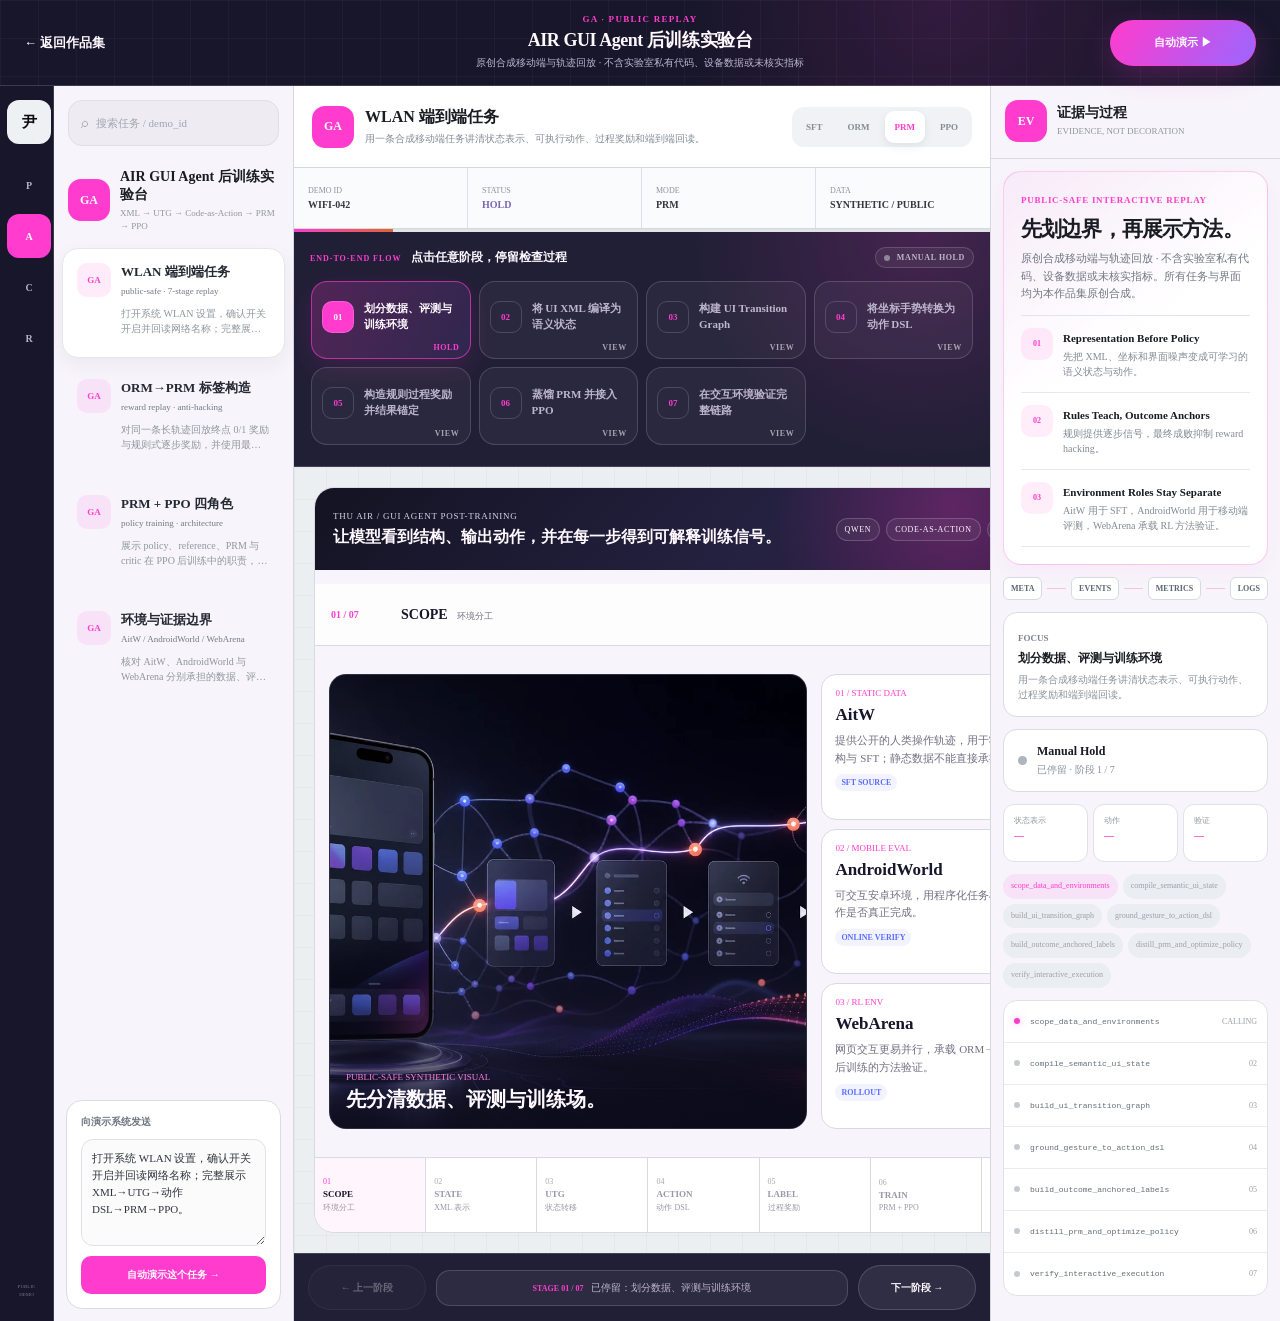
<file: demos/agent/index.html>
<!DOCTYPE html><html lang="zh-CN"><head><meta charSet="utf-8"/><meta name="viewport" content="width=device-width, initial-scale=1"/><link rel="preload" as="image" href="/demo/agent/agent-workbench.webp"/><link rel="stylesheet" href="/assets/index-CJBzYVxg.css" data-rsc-css-href="/assets/index-CJBzYVxg.css" data-precedence="vite-rsc/importer-resources"/><link rel="modulepreload" href="/assets/layout-segment-context-CDIeY-jh.js" crossorigin=""/><link rel="modulepreload" href="/assets/rolldown-runtime-S-ySWqyJ.js" crossorigin=""/><link rel="modulepreload" href="/assets/index-JzDXKvNS.js" crossorigin=""/><link rel="modulepreload" href="/assets/framework-CXnKph_e.js" crossorigin=""/><link rel="modulepreload" href="/assets/DemoStudio-DSstH5AD.js" crossorigin=""/><title>AIR GUI Agent 后训练实验台 Demo · 尹海森</title><meta name="description" content="原创合成移动端与轨迹回放 · 不含实验室私有代码、设备数据或未核实指标"/><meta name="keywords" content="尹海森,AIGC 算法,多模态生成,Reward Model,GUI Agent,强化学习"/><meta name="author" content="尹海森"/><meta property="og:title" content="尹海森 | AIGC 算法与生成系统"/><meta property="og:description" content="从生成、评测与偏好对齐，一路走到用户和商业结果。"/><meta property="og:url" content="https://hisensen.github.io"/><meta property="og:type" content="website"/><meta property="og:locale" content="zh_CN"/><meta property="og:image" content="https://hisensen.github.io/og-dossier.png"/><meta property="og:image:width" content="1733"/><meta property="og:image:height" content="907"/><meta property="og:image:alt" content="Yin Haisen - AIGC Application Algorithm"/><meta name="twitter:card" content="summary_large_image"/><meta name="twitter:title" content="尹海森 | AIGC 算法与生成系统"/><meta name="twitter:description" content="从生成、评测与偏好对齐，一路走到用户和商业结果。"/><meta name="twitter:image" content="https://hisensen.github.io/og-dossier.png"/><script>self.__VINEXT_RSC_PARAMS__={"projectId":"agent"}</script><script>self.__VINEXT_RSC_NAV__={"pathname":"/demos/agent","searchParams":[]}</script><link rel="modulepreload" href="/assets/index-JzDXKvNS.js" />
<link rel="preload" href="/assets/_vinext_fonts/geist-8ac0455e797f/geist-ff2310f5.woff2" as="font" type="font/woff2" crossorigin />
<link rel="preload" href="/assets/_vinext_fonts/geist-8ac0455e797f/geist-875ccdd4.woff2" as="font" type="font/woff2" crossorigin />
<link rel="preload" href="/assets/_vinext_fonts/geist-8ac0455e797f/geist-52306abf.woff2" as="font" type="font/woff2" crossorigin />
<link rel="preload" href="/assets/_vinext_fonts/geist-8ac0455e797f/geist-001175b1.woff2" as="font" type="font/woff2" crossorigin />
<link rel="preload" href="/assets/_vinext_fonts/geist-8ac0455e797f/geist-98bbbccb.woff2" as="font" type="font/woff2" crossorigin />
<link rel="preload" href="/assets/_vinext_fonts/geist-mono-00e989178794/geist-mono-f6b33328.woff2" as="font" type="font/woff2" crossorigin />
<link rel="preload" href="/assets/_vinext_fonts/geist-mono-00e989178794/geist-mono-44e03052.woff2" as="font" type="font/woff2" crossorigin />
<link rel="preload" href="/assets/_vinext_fonts/geist-mono-00e989178794/geist-mono-0638449e.woff2" as="font" type="font/woff2" crossorigin />
<link rel="preload" href="/assets/_vinext_fonts/geist-mono-00e989178794/geist-mono-971fb274.woff2" as="font" type="font/woff2" crossorigin />
<link rel="preload" href="/assets/_vinext_fonts/geist-mono-00e989178794/geist-mono-44745446.woff2" as="font" type="font/woff2" crossorigin />
<link rel="preload" href="/assets/_vinext_fonts/geist-mono-00e989178794/geist-mono-013b2f2f.woff2" as="font" type="font/woff2" crossorigin />
<style data-vinext-fonts>/* cyrillic-ext */
@font-face {
  font-family: 'Geist';
  font-style: normal;
  font-weight: 100 900;
  font-display: swap;
  src: url(/assets/_vinext_fonts/geist-8ac0455e797f/geist-ff2310f5.woff2) format('woff2');
  unicode-range: U+0460-052F, U+1C80-1C8A, U+20B4, U+2DE0-2DFF, U+A640-A69F, U+FE2E-FE2F;
}
/* cyrillic */
@font-face {
  font-family: 'Geist';
  font-style: normal;
  font-weight: 100 900;
  font-display: swap;
  src: url(/assets/_vinext_fonts/geist-8ac0455e797f/geist-875ccdd4.woff2) format('woff2');
  unicode-range: U+0301, U+0400-045F, U+0490-0491, U+04B0-04B1, U+2116;
}
/* vietnamese */
@font-face {
  font-family: 'Geist';
  font-style: normal;
  font-weight: 100 900;
  font-display: swap;
  src: url(/assets/_vinext_fonts/geist-8ac0455e797f/geist-52306abf.woff2) format('woff2');
  unicode-range: U+0102-0103, U+0110-0111, U+0128-0129, U+0168-0169, U+01A0-01A1, U+01AF-01B0, U+0300-0301, U+0303-0304, U+0308-0309, U+0323, U+0329, U+1EA0-1EF9, U+20AB;
}
/* latin-ext */
@font-face {
  font-family: 'Geist';
  font-style: normal;
  font-weight: 100 900;
  font-display: swap;
  src: url(/assets/_vinext_fonts/geist-8ac0455e797f/geist-001175b1.woff2) format('woff2');
  unicode-range: U+0100-02BA, U+02BD-02C5, U+02C7-02CC, U+02CE-02D7, U+02DD-02FF, U+0304, U+0308, U+0329, U+1D00-1DBF, U+1E00-1E9F, U+1EF2-1EFF, U+2020, U+20A0-20AB, U+20AD-20C0, U+2113, U+2C60-2C7F, U+A720-A7FF;
}
/* latin */
@font-face {
  font-family: 'Geist';
  font-style: normal;
  font-weight: 100 900;
  font-display: swap;
  src: url(/assets/_vinext_fonts/geist-8ac0455e797f/geist-98bbbccb.woff2) format('woff2');
  unicode-range: U+0000-00FF, U+0131, U+0152-0153, U+02BB-02BC, U+02C6, U+02DA, U+02DC, U+0304, U+0308, U+0329, U+2000-206F, U+20AC, U+2122, U+2191, U+2193, U+2212, U+2215, U+FEFF, U+FFFD;
}

.__font_geist_0tvmz3h { font-family: 'Geist', sans-serif; }

.__variable_geist_0tvmz3h { --font-geist-sans: 'Geist', sans-serif; }

/* cyrillic-ext */
@font-face {
  font-family: 'Geist Mono';
  font-style: normal;
  font-weight: 100 900;
  font-display: swap;
  src: url(/assets/_vinext_fonts/geist-mono-00e989178794/geist-mono-f6b33328.woff2) format('woff2');
  unicode-range: U+0460-052F, U+1C80-1C8A, U+20B4, U+2DE0-2DFF, U+A640-A69F, U+FE2E-FE2F;
}
/* cyrillic */
@font-face {
  font-family: 'Geist Mono';
  font-style: normal;
  font-weight: 100 900;
  font-display: swap;
  src: url(/assets/_vinext_fonts/geist-mono-00e989178794/geist-mono-44e03052.woff2) format('woff2');
  unicode-range: U+0301, U+0400-045F, U+0490-0491, U+04B0-04B1, U+2116;
}
/* symbols2 */
@font-face {
  font-family: 'Geist Mono';
  font-style: normal;
  font-weight: 100 900;
  font-display: swap;
  src: url(/assets/_vinext_fonts/geist-mono-00e989178794/geist-mono-0638449e.woff2) format('woff2');
  unicode-range: U+2000-2001, U+2004-2008, U+200A, U+23B8-23BD, U+2500-259F;
}
/* vietnamese */
@font-face {
  font-family: 'Geist Mono';
  font-style: normal;
  font-weight: 100 900;
  font-display: swap;
  src: url(/assets/_vinext_fonts/geist-mono-00e989178794/geist-mono-971fb274.woff2) format('woff2');
  unicode-range: U+0102-0103, U+0110-0111, U+0128-0129, U+0168-0169, U+01A0-01A1, U+01AF-01B0, U+0300-0301, U+0303-0304, U+0308-0309, U+0323, U+0329, U+1EA0-1EF9, U+20AB;
}
/* latin-ext */
@font-face {
  font-family: 'Geist Mono';
  font-style: normal;
  font-weight: 100 900;
  font-display: swap;
  src: url(/assets/_vinext_fonts/geist-mono-00e989178794/geist-mono-44745446.woff2) format('woff2');
  unicode-range: U+0100-02BA, U+02BD-02C5, U+02C7-02CC, U+02CE-02D7, U+02DD-02FF, U+0304, U+0308, U+0329, U+1D00-1DBF, U+1E00-1E9F, U+1EF2-1EFF, U+2020, U+20A0-20AB, U+20AD-20C0, U+2113, U+2C60-2C7F, U+A720-A7FF;
}
/* latin */
@font-face {
  font-family: 'Geist Mono';
  font-style: normal;
  font-weight: 100 900;
  font-display: swap;
  src: url(/assets/_vinext_fonts/geist-mono-00e989178794/geist-mono-013b2f2f.woff2) format('woff2');
  unicode-range: U+0000-00FF, U+0131, U+0152-0153, U+02BB-02BC, U+02C6, U+02DA, U+02DC, U+0304, U+0308, U+0329, U+2000-206F, U+20AC, U+2122, U+2191, U+2193, U+2212, U+2215, U+FEFF, U+FFFD;
}

.__font_geist_mono_1diim1n { font-family: 'Geist Mono', sans-serif; }

.__variable_geist_mono_1diim1n { --font-geist-mono: 'Geist Mono', sans-serif; }
</style>
<meta name="github-pages-build" content="static-vinext-export"/></head><body class="__variable_geist_0tvmz3h __variable_geist_mono_1diim1n"><div class="studio-page studio-page--agent"><header class="studio-header"><a href="/#project-agent">← 返回作品集</a><div><span class="studio-header__eyebrow">GA<!-- --> · PUBLIC REPLAY</span><strong>AIR GUI Agent 后训练实验台</strong><small>原创合成移动端与轨迹回放 · 不含实验室私有代码、设备数据或未核实指标</small></div><button type="button">自动演示 ▶</button></header><main class="studio-shell"><nav class="studio-rail" aria-label="切换项目 Demo"><a class="studio-rail__brand" href="/">尹</a><a aria-label="偏好优化" class="" href="/demos/preference">P<span>偏好优化</span></a><a aria-label="GUI Agent" class="is-active" href="/demos/agent">A<span>GUI Agent</span></a><a aria-label="内容引擎" class="" href="/demos/creator">C<span>内容引擎</span></a><a aria-label="策略研究" class="" href="/demos/research">R<span>策略研究</span></a><small>PUBLIC<br/>DEMO</small></nav><aside class="studio-scenarios"><div class="studio-search">⌕ <span>搜索任务 / demo_id</span></div><div class="studio-scenarios__title"><span>GA</span><div><strong>AIR GUI Agent 后训练实验台</strong><small>XML → UTG → Code-as-Action → PRM → PPO</small></div></div><div class="studio-scenario-list"><button class="is-active" type="button"><span>GA</span><div><strong>WLAN 端到端任务</strong><small>public-safe · 7-stage replay</small><p>打开系统 WLAN 设置，确认开关开启并回读网络名称；完整展示 XML→UTG→动作 DSL→PRM→PPO。</p></div></button><button class="" type="button"><span>GA</span><div><strong>ORM→PRM 标签构造</strong><small>reward replay · anti-hacking</small><p>对同一条长轨迹回放终点 0/1 奖励与规则式逐步奖励，并使用最终结果为过程标签锚定。</p></div></button><button class="" type="button"><span>GA</span><div><strong>PRM + PPO 四角色</strong><small>policy training · architecture</small><p>展示 policy、reference、PRM 与 critic 在 PPO 后训练中的职责，并比较 GRPO / DPO 的信号粒度。</p></div></button><button class="" type="button"><span>GA</span><div><strong>环境与证据边界</strong><small>AitW / AndroidWorld / WebArena</small><p>核对 AitW、AndroidWorld 与 WebArena 分别承担的数据、评测和 RL 角色，并标出尚需日志核实的数字。</p></div></button></div><div class="studio-dispatch"><label for="studio-prompt">向演示系统发送</label><textarea id="studio-prompt" rows="5">打开系统 WLAN 设置，确认开关开启并回读网络名称；完整展示 XML→UTG→动作 DSL→PRM→PPO。</textarea><button id="demo-run" type="button">自动演示这个任务 →</button></div></aside><section class="studio-workspace"><div class="studio-workspace__title"><span>GA</span><div><strong>WLAN 端到端任务</strong><small>用一条合成移动端任务讲清状态表示、可执行动作、过程奖励和端到端回读。</small></div><div class="studio-mode-switch" aria-label="切换演示模式"><button class="" type="button">SFT</button><button class="" type="button">ORM</button><button class="is-active" type="button">PRM</button><button class="" type="button">PPO</button></div></div><div class="studio-meta"><div><span>DEMO ID</span><strong>WIFI<!-- -->-042</strong></div><div><span>STATUS</span><strong class="status-hold">HOLD</strong></div><div><span>MODE</span><strong>PRM</strong></div><div><span>DATA</span><strong>SYNTHETIC / PUBLIC</strong></div></div><div class="studio-progress"><i style="width:14.285714285714285%"></i></div><section class="studio-stage-navigator" aria-label="AIR GUI Agent 后训练实验台 演示阶段"><header><div><span>END-TO-END FLOW</span><strong>点击任意阶段，停留检查过程</strong></div><div class="is-hold" aria-live="polite"><i></i><span>MANUAL HOLD</span></div></header><nav><button aria-current="step" class="is-active " data-stage-index="0" type="button"><i>01</i><strong>划分数据、评测与训练环境</strong><b>HOLD</b></button><button class=" " data-stage-index="1" type="button"><i>02</i><strong>将 UI XML 编译为语义状态</strong><b>VIEW</b></button><button class=" " data-stage-index="2" type="button"><i>03</i><strong>构建 UI Transition Graph</strong><b>VIEW</b></button><button class=" " data-stage-index="3" type="button"><i>04</i><strong>将坐标手势转换为动作 DSL</strong><b>VIEW</b></button><button class=" " data-stage-index="4" type="button"><i>05</i><strong>构造规则过程奖励并结果锚定</strong><b>VIEW</b></button><button class=" " data-stage-index="5" type="button"><i>06</i><strong>蒸馏 PRM 并接入 PPO</strong><b>VIEW</b></button><button class=" " data-stage-index="6" type="button"><i>07</i><strong>在交互环境验证完整链路</strong><b>VIEW</b></button></nav></section><div class="studio-canvas"><div class="studio-agent agent-replay agent-replay--phase-0"><div class="agent-replay__mission"><div><span>THU AIR / GUI AGENT POST-TRAINING</span><strong>让模型看到结构、输出动作，并在每一步得到可解释训练信号。</strong></div><div><span>QWEN</span><span>CODE-AS-ACTION</span><span>PRM / STEPWISE</span></div></div><div class="agent-replay__stage-header"><span>0<!-- -->1<!-- --> / 07</span><div><strong>SCOPE</strong><small>环境分工</small></div><b>REPLAYING</b></div><div class="agent-stage agent-stage--scope"><figure class="agent-stage__hero"><img alt="GUI Agent 手机状态、界面转移图与执行路径的原创合成可视化" src="/demo/agent/agent-workbench.webp"/><figcaption><span>PUBLIC-SAFE SYNTHETIC VISUAL</span><strong>先分清数据、评测与训练场。</strong></figcaption></figure><div class="agent-env-grid"><article><span>01 / STATIC DATA</span><strong>AitW</strong><p>提供公开的人类操作轨迹，用于状态—动作重构与 SFT；静态数据不能直接承担在线 RL。</p><b>SFT SOURCE</b></article><article><span>02 / MOBILE EVAL</span><strong>AndroidWorld</strong><p>可交互安卓环境，用程序化任务检查端到端动作是否真正完成。</p><b>ONLINE VERIFY</b></article><article><span>03 / RL ENV</span><strong>WebArena</strong><p>网页交互更易并行，承载 ORM→PRM 与策略后训练的方法验证。</p><b>ROLLOUT</b></article></div></div><div class="agent-replay__pipeline"><span class="is-active"><i>0<!-- -->1</i><strong>SCOPE</strong><small>环境分工</small></span><span class=""><i>0<!-- -->2</i><strong>STATE</strong><small>XML 表示</small></span><span class=""><i>0<!-- -->3</i><strong>UTG</strong><small>状态转移</small></span><span class=""><i>0<!-- -->4</i><strong>ACTION</strong><small>动作 DSL</small></span><span class=""><i>0<!-- -->5</i><strong>LABEL</strong><small>过程奖励</small></span><span class=""><i>0<!-- -->6</i><strong>TRAIN</strong><small>PRM + PPO</small></span><span class=""><i>0<!-- -->7</i><strong>VERIFY</strong><small>端到端验证</small></span></div></div></div><footer class="studio-stage-controls"><button disabled="" type="button">← 上一阶段</button><span><b>STAGE <!-- -->01<!-- --> / <!-- -->07</b>已停留：划分数据、评测与训练环境</span><button type="button">下一阶段 →</button></footer></section><aside class="studio-evidence"><div class="studio-evidence__heading"><span>EV</span><div><strong>证据与过程</strong><small>EVIDENCE, NOT DECORATION</small></div></div><section class="studio-safe-card"><span>PUBLIC-SAFE INTERACTIVE REPLAY</span><h2>先划边界，再展示方法。</h2><p>原创合成移动端与轨迹回放 · 不含实验室私有代码、设备数据或未核实指标<!-- -->。所有任务与界面均为本作品集原创合成。</p><div><article><span>0<!-- -->1</span><div><strong>Representation Before Policy</strong><p>先把 XML、坐标和界面噪声变成可学习的语义状态与动作。</p></div></article><article><span>0<!-- -->2</span><div><strong>Rules Teach, Outcome Anchors</strong><p>规则提供逐步信号，最终成败抑制 reward hacking。</p></div></article><article><span>0<!-- -->3</span><div><strong>Environment Roles Stay Separate</strong><p>AitW 用于 SFT，AndroidWorld 用于移动端评测，WebArena 承载 RL 方法验证。</p></div></article></div></section><div class="studio-evidence-chain"><span>META</span><i></i><span>EVENTS</span><i></i><span>METRICS</span><i></i><span>LOGS</span></div><div class="studio-focus"><span>FOCUS</span><strong>划分数据、评测与训练环境</strong><small>用一条合成移动端任务讲清状态表示、可执行动作、过程奖励和端到端回读。</small></div><div class="studio-runtime is-hold"><i></i><div><strong>Manual Hold</strong><span>已停留 · 阶段 1 / 7</span></div></div><div class="studio-signals"><div><span>状态表示</span><strong>—</strong></div><div><span>动作</span><strong>—</strong></div><div><span>验证</span><strong>—</strong></div></div><div class="studio-tools"><span class="is-active">scope_data_and_environments</span><span class="">compile_semantic_ui_state</span><span class="">build_ui_transition_graph</span><span class="">ground_gesture_to_action_dsl</span><span class="">build_outcome_anchored_labels</span><span class="">distill_prm_and_optimize_policy</span><span class="">verify_interactive_execution</span></div><div class="studio-tool-trace"><div class="is-active"><i></i><code>scope_data_and_environments</code><span>CALLING</span></div><div class="is-queued"><i></i><code>compile_semantic_ui_state</code><span>02</span></div><div class="is-queued"><i></i><code>build_ui_transition_graph</code><span>03</span></div><div class="is-queued"><i></i><code>ground_gesture_to_action_dsl</code><span>04</span></div><div class="is-queued"><i></i><code>build_outcome_anchored_labels</code><span>05</span></div><div class="is-queued"><i></i><code>distill_prm_and_optimize_policy</code><span>06</span></div><div class="is-queued"><i></i><code>verify_interactive_execution</code><span>07</span></div></div></aside></main></div><script id="_R_">import("/assets/index-JzDXKvNS.js")</script></body></html><script>self.__VINEXT_RSC_CHUNKS__=self.__VINEXT_RSC_CHUNKS__||[];self.__VINEXT_RSC_CHUNKS__.push("2:I[\"8c0f216c4604\",[],\"Children\",1]\n3:I[\"15c18cfaeeff\",[],\"LayoutSegmentProvider\",1]\n4:I[\"8c0f216c4604\",[],\"Slot\",1]\n5:I[\"593f344dc510\",[],\"RedirectBoundary\",1]\n:HL[\"/assets/index-CJBzYVxg.css\",\"style\"]\n")</script><script>self.__VINEXT_RSC_CHUNKS__=self.__VINEXT_RSC_CHUNKS__||[];self.__VINEXT_RSC_CHUNKS__.push("0:{\"__route\":\"route:/demos/agent\",\"__interceptionContext\":null,\"__layoutIds\":[\"layout:/\"],\"__rootLayout\":\"/\",\"page:/demos/agent\":\"$L1\",\"layout:/\":[[[[\"$\",\"link\",\"css:/assets/index-CJBzYVxg.css\",{\"rel\":\"stylesheet\",\"precedence\":\"vite-rsc/importer-resources\",\"href\":\"/assets/index-CJBzYVxg.css\",\"data-rsc-css-href\":\"/assets/index-CJBzYVxg.css\"}],\"$undefined\"],[\"$\",\"html\",null,{\"lang\":\"zh-CN\",\"children\":[\"$\",\"body\",null,{\"className\":\"__variable_geist_0tvmz3h __variable_geist_mono_1diim1n\",\"children\":[\"$\",\"$L2\",null,{}]}]}]],null],\"route:/demos/agent\":[[[\"$\",\"meta\",null,{\"charSet\":\"utf-8\"}],[[\"$\",\"title\",\"0\",{\"children\":\"AIR GUI Agent 后训练实验台 Demo · 尹海森\"}],[\"$\",\"meta\",\"1\",{\"name\":\"description\",\"content\":\"原创合成移动端与轨迹回放 · 不含实验室私有代码、设备数据或未核实指标\"}],[\"$\",\"meta\",\"2\",{\"name\":\"keywords\",\"content\":\"尹海森,AIGC 算法,多模态生成,Reward Model,GUI Agent,强化学习\"}],[\"$\",\"meta\",\"3\",{\"name\":\"author\",\"content\":\"尹海森\"}],[\"$\",\"meta\",\"4\",{\"property\":\"og:title\",\"content\":\"尹海森 | AIGC 算法与生成系统\"}],[\"$\",\"meta\",\"5\",{\"property\":\"og:description\",\"content\":\"从生成、评测与偏好对齐，一路走到用户和商业结果。\"}],[\"$\",\"meta\",\"6\",{\"property\":\"og:url\",\"content\":\"https://hisensen.github.io\"}],[\"$\",\"meta\",\"7\",{\"property\":\"og:type\",\"content\":\"website\"}],[\"$\",\"meta\",\"8\",{\"property\":\"og:locale\",\"content\":\"zh_CN\"}],[\"$\",\"meta\",\"9\",{\"property\":\"og:image\",\"content\":\"https://hisensen.github.io/og-dossier.png\"}],[\"$\",\"meta\",\"10\",{\"property\":\"og:image:width\",\"content\":\"1733\"}],[\"$\",\"meta\",\"11\",{\"property\":\"og:image:height\",\"content\":\"907\"}],[\"$\",\"meta\",\"12\",{\"property\":\"og:image:alt\",\"content\":\"Yin Haisen - AIGC Application Algorithm\"}],[\"$\",\"meta\",\"13\",{\"name\":\"twitter:card\",\"content\":\"summary_large_image\"}],[\"$\",\"meta\",\"14\",{\"name\":\"twitter:title\",\"content\":\"尹海森 | AIGC 算法与生成系统\"}],[\"$\",\"meta\",\"15\",{\"name\":\"twitter:description\",\"content\":\"从生成、评测与偏好对齐，一路走到用户和商业结果。\"}],[\"$\",\"meta\",\"16\",{\"name\":\"twitter:image\",\"content\":\"https://hisensen.github.io/og-dossier.png\"}]],[[\"$\",\"meta\",\"0\",{\"name\":\"viewport\",\"content\":\"width=device-width, initial-scale=1\"}]]],[\"$\",\"$L3\",null,{\"segmentMap\":{\"children\":[\"demos\",\"agent\"]},\"children\":[\"$\",\"$L4\",null,{\"id\":\"layout:/\",\"parallelSlots\":\"$undefined\",\"children\":[\"$\",\"$L5\",null,{\"children\":[\"$\",\"$L3\",null,{\"segmentMap\":{\"children\":[]},\"children\":[\"$\",\"$L4\",null,{\"id\":\"page:/demos/agent\"}]}]}]}]}]],\"__layoutFlags\":{\"layout:/\":\"s\"},\"__artifactCompatibility\":{\"schemaVersion\":1,\"graphVersion\":\"app-route-graph:1bvandz1k43oc0\",\"deploymentVersion\":\"bd923b85-9047-41ab-9a46-23ef3aec4103\",\"appElementsSchemaVersion\":1,\"rscPayloadSchemaVersion\":1,\"rootBoundaryId\":\"/\",\"renderEpoch\":null}}\n")</script><script>self.__VINEXT_RSC_CHUNKS__=self.__VINEXT_RSC_CHUNKS__||[];self.__VINEXT_RSC_CHUNKS__.push("6:I[\"1dc590689789\",[],\"DemoStudio\",1]\n")</script><script>self.__VINEXT_RSC_CHUNKS__=self.__VINEXT_RSC_CHUNKS__||[];self.__VINEXT_RSC_CHUNKS__.push("1:[\"$\",\"$L6\",null,{\"definition\":{\"id\":\"agent\",\"code\":\"GA\",\"title\":\"AIR GUI Agent 后训练实验台\",\"subtitle\":\"XML → UTG → Code-as-Action → PRM → PPO\",\"disclaimer\":\"原创合成移动端与轨迹回放 · 不含实验室私有代码、设备数据或未核实指标\",\"stages\":[\"划分数据、评测与训练环境\",\"将 UI XML 编译为语义状态\",\"构建 UI Transition Graph\",\"将坐标手势转换为动作 DSL\",\"构造规则过程奖励并结果锚定\",\"蒸馏 PRM 并接入 PPO\",\"在交互环境验证完整链路\"],\"modes\":[\"SFT\",\"ORM\",\"PRM\",\"PPO\"],\"tools\":[\"scope_data_and_environments\",\"compile_semantic_ui_state\",\"build_ui_transition_graph\",\"ground_gesture_to_action_dsl\",\"build_outcome_anchored_labels\",\"distill_prm_and_optimize_policy\",\"verify_interactive_execution\"],\"principles\":[{\"title\":\"Representation Before Policy\",\"detail\":\"先把 XML、坐标和界面噪声变成可学习的语义状态与动作。\"},{\"title\":\"Rules Teach, Outcome Anchors\",\"detail\":\"规则提供逐步信号，最终成败抑制 reward hacking。\"},{\"title\":\"Environment Roles Stay Separate\",\"detail\":\"AitW 用于 SFT，AndroidWorld 用于移动端评测，WebArena 承载 RL 方法验证。\"}],\"scenarios\":[{\"id\":\"wifi\",\"title\":\"WLAN 端到端任务\",\"meta\":\"public-safe · 7-stage replay\",\"prompt\":\"打开系统 WLAN 设置，确认开关开启并回读网络名称；完整展示 XML→UTG→动作 DSL→PRM→PPO。\",\"objective\":\"用一条合成移动端任务讲清状态表示、可执行动作、过程奖励和端到端回读。\",\"signals\":[{\"label\":\"状态表示\",\"value\":\"XML→UTG\"},{\"label\":\"动作\",\"value\":\"EXECUTABLE\"},{\"label\":\"验证\",\"value\":\"END-TO-END\"}]},{\"id\":\"reward\",\"title\":\"ORM→PRM 标签构造\",\"meta\":\"reward replay · anti-hacking\",\"prompt\":\"对同一条长轨迹回放终点 0/1 奖励与规则式逐步奖励，并使用最终结果为过程标签锚定。\",\"objective\":\"解释稀疏回报、信用分配和 reward hacking 为什么要求过程奖励与结果真值同时存在。\",\"signals\":[{\"label\":\"ORM\",\"value\":\"FINAL ONLY\"},{\"label\":\"PRM\",\"value\":\"STEPWISE\"},{\"label\":\"锚定\",\"value\":\"OUTCOME\"}]},{\"id\":\"policy\",\"title\":\"PRM + PPO 四角色\",\"meta\":\"policy training · architecture\",\"prompt\":\"展示 policy、reference、PRM 与 critic 在 PPO 后训练中的职责，并比较 GRPO / DPO 的信号粒度。\",\"objective\":\"避免把 PRM 和 critic 混为一谈，让后训练的内存角色与数据流一眼可见。\",\"signals\":[{\"label\":\"模型角色\",\"value\":\"4 ROLES\"},{\"label\":\"奖励\",\"value\":\"DENSE\"},{\"label\":\"约束\",\"value\":\"KL\"}]},{\"id\":\"boundary\",\"title\":\"环境与证据边界\",\"meta\":\"AitW / AndroidWorld / WebArena\",\"prompt\":\"核对 AitW、AndroidWorld 与 WebArena 分别承担的数据、评测和 RL 角色，并标出尚需日志核实的数字。\",\"objective\":\"把已确认的方法、公开环境事实和未核实指标分层展示。\",\"signals\":[{\"label\":\"SFT\",\"value\":\"AITW\"},{\"label\":\"移动端评测\",\"value\":\"ANDROIDWORLD\"},{\"label\":\"RL\",\"value\":\"WEBARENA\"}]}]}}]\n")</script><script>self.__VINEXT_RSC_DONE__=true</script>
</file>
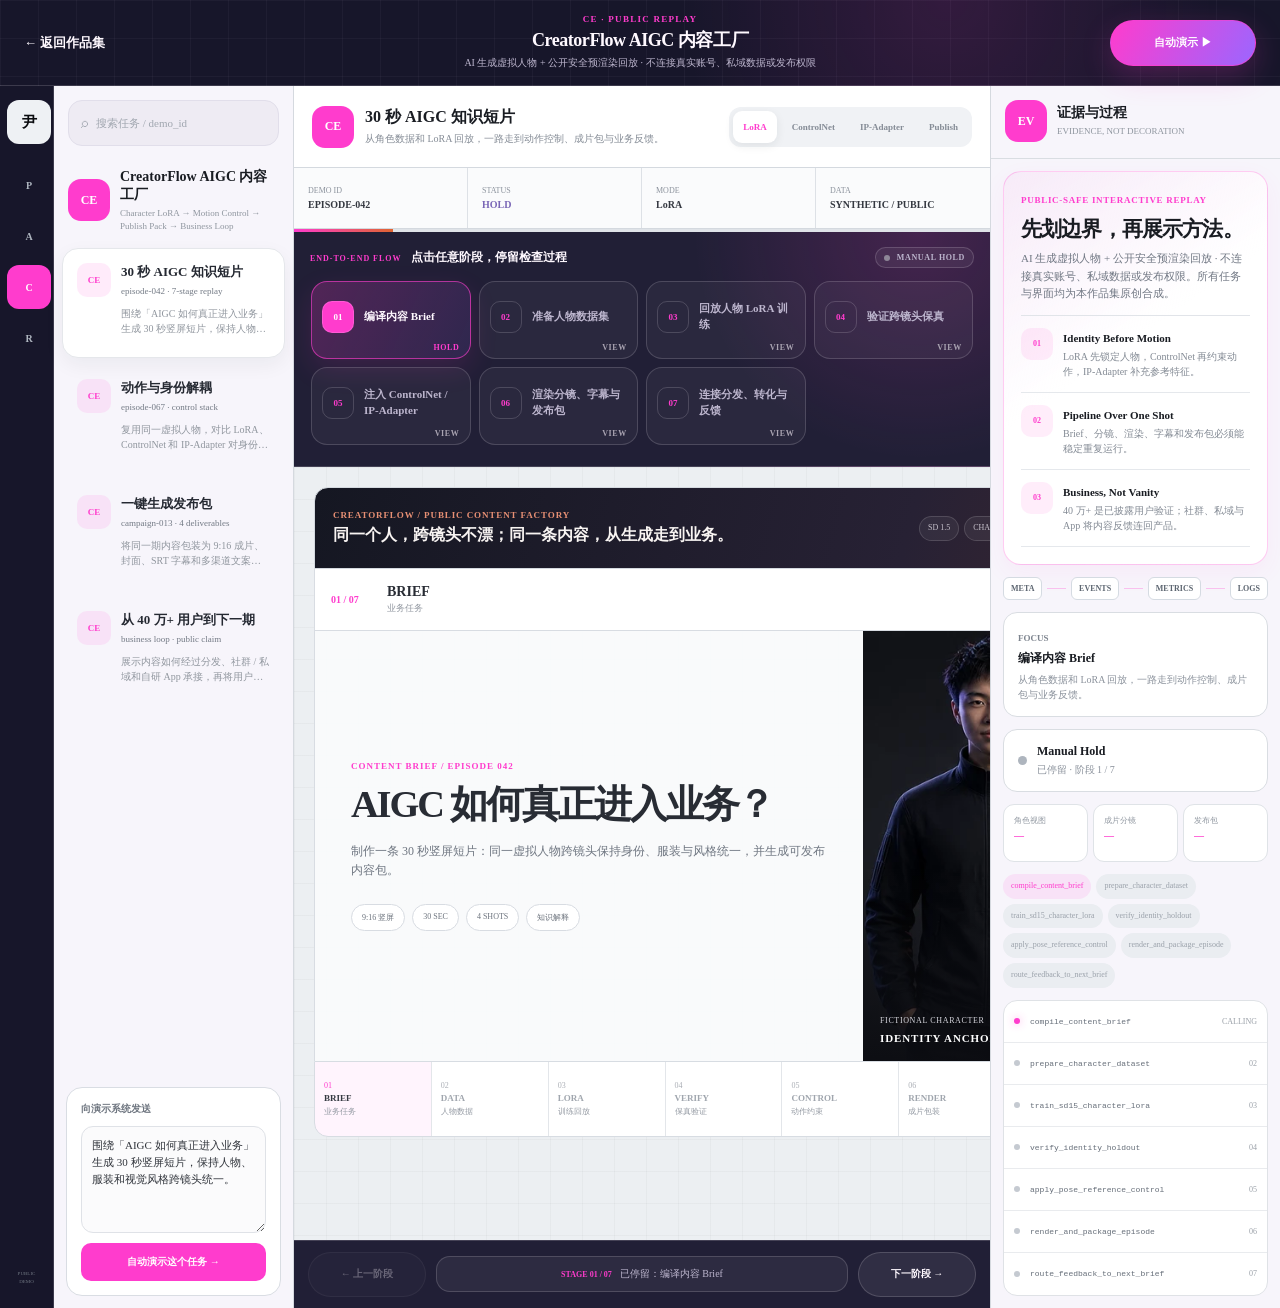
<file: demos/creator/index.html>
<!DOCTYPE html><html lang="zh-CN"><head><meta charSet="utf-8"/><meta name="viewport" content="width=device-width, initial-scale=1"/><link rel="preload" as="image" href="/demo/creator/view-04.webp"/><link rel="stylesheet" href="/assets/index-CJBzYVxg.css" data-rsc-css-href="/assets/index-CJBzYVxg.css" data-precedence="vite-rsc/importer-resources"/><link rel="modulepreload" href="/assets/layout-segment-context-CDIeY-jh.js" crossorigin=""/><link rel="modulepreload" href="/assets/rolldown-runtime-S-ySWqyJ.js" crossorigin=""/><link rel="modulepreload" href="/assets/index-JzDXKvNS.js" crossorigin=""/><link rel="modulepreload" href="/assets/framework-CXnKph_e.js" crossorigin=""/><link rel="modulepreload" href="/assets/DemoStudio-DSstH5AD.js" crossorigin=""/><title>CreatorFlow AIGC 内容工厂 Demo · 尹海森</title><meta name="description" content="AI 生成虚拟人物 + 公开安全预渲染回放 · 不连接真实账号、私域数据或发布权限"/><meta name="keywords" content="尹海森,AIGC 算法,多模态生成,Reward Model,GUI Agent,强化学习"/><meta name="author" content="尹海森"/><meta property="og:title" content="尹海森 | AIGC 算法与生成系统"/><meta property="og:description" content="从生成、评测与偏好对齐，一路走到用户和商业结果。"/><meta property="og:url" content="https://hisensen.github.io"/><meta property="og:type" content="website"/><meta property="og:locale" content="zh_CN"/><meta property="og:image" content="https://hisensen.github.io/og-dossier.png"/><meta property="og:image:width" content="1733"/><meta property="og:image:height" content="907"/><meta property="og:image:alt" content="Yin Haisen - AIGC Application Algorithm"/><meta name="twitter:card" content="summary_large_image"/><meta name="twitter:title" content="尹海森 | AIGC 算法与生成系统"/><meta name="twitter:description" content="从生成、评测与偏好对齐，一路走到用户和商业结果。"/><meta name="twitter:image" content="https://hisensen.github.io/og-dossier.png"/><script>self.__VINEXT_RSC_PARAMS__={"projectId":"creator"}</script><script>self.__VINEXT_RSC_NAV__={"pathname":"/demos/creator","searchParams":[]}</script><link rel="modulepreload" href="/assets/index-JzDXKvNS.js" />
<link rel="preload" href="/assets/_vinext_fonts/geist-8ac0455e797f/geist-ff2310f5.woff2" as="font" type="font/woff2" crossorigin />
<link rel="preload" href="/assets/_vinext_fonts/geist-8ac0455e797f/geist-875ccdd4.woff2" as="font" type="font/woff2" crossorigin />
<link rel="preload" href="/assets/_vinext_fonts/geist-8ac0455e797f/geist-52306abf.woff2" as="font" type="font/woff2" crossorigin />
<link rel="preload" href="/assets/_vinext_fonts/geist-8ac0455e797f/geist-001175b1.woff2" as="font" type="font/woff2" crossorigin />
<link rel="preload" href="/assets/_vinext_fonts/geist-8ac0455e797f/geist-98bbbccb.woff2" as="font" type="font/woff2" crossorigin />
<link rel="preload" href="/assets/_vinext_fonts/geist-mono-00e989178794/geist-mono-f6b33328.woff2" as="font" type="font/woff2" crossorigin />
<link rel="preload" href="/assets/_vinext_fonts/geist-mono-00e989178794/geist-mono-44e03052.woff2" as="font" type="font/woff2" crossorigin />
<link rel="preload" href="/assets/_vinext_fonts/geist-mono-00e989178794/geist-mono-0638449e.woff2" as="font" type="font/woff2" crossorigin />
<link rel="preload" href="/assets/_vinext_fonts/geist-mono-00e989178794/geist-mono-971fb274.woff2" as="font" type="font/woff2" crossorigin />
<link rel="preload" href="/assets/_vinext_fonts/geist-mono-00e989178794/geist-mono-44745446.woff2" as="font" type="font/woff2" crossorigin />
<link rel="preload" href="/assets/_vinext_fonts/geist-mono-00e989178794/geist-mono-013b2f2f.woff2" as="font" type="font/woff2" crossorigin />
<style data-vinext-fonts>/* cyrillic-ext */
@font-face {
  font-family: 'Geist';
  font-style: normal;
  font-weight: 100 900;
  font-display: swap;
  src: url(/assets/_vinext_fonts/geist-8ac0455e797f/geist-ff2310f5.woff2) format('woff2');
  unicode-range: U+0460-052F, U+1C80-1C8A, U+20B4, U+2DE0-2DFF, U+A640-A69F, U+FE2E-FE2F;
}
/* cyrillic */
@font-face {
  font-family: 'Geist';
  font-style: normal;
  font-weight: 100 900;
  font-display: swap;
  src: url(/assets/_vinext_fonts/geist-8ac0455e797f/geist-875ccdd4.woff2) format('woff2');
  unicode-range: U+0301, U+0400-045F, U+0490-0491, U+04B0-04B1, U+2116;
}
/* vietnamese */
@font-face {
  font-family: 'Geist';
  font-style: normal;
  font-weight: 100 900;
  font-display: swap;
  src: url(/assets/_vinext_fonts/geist-8ac0455e797f/geist-52306abf.woff2) format('woff2');
  unicode-range: U+0102-0103, U+0110-0111, U+0128-0129, U+0168-0169, U+01A0-01A1, U+01AF-01B0, U+0300-0301, U+0303-0304, U+0308-0309, U+0323, U+0329, U+1EA0-1EF9, U+20AB;
}
/* latin-ext */
@font-face {
  font-family: 'Geist';
  font-style: normal;
  font-weight: 100 900;
  font-display: swap;
  src: url(/assets/_vinext_fonts/geist-8ac0455e797f/geist-001175b1.woff2) format('woff2');
  unicode-range: U+0100-02BA, U+02BD-02C5, U+02C7-02CC, U+02CE-02D7, U+02DD-02FF, U+0304, U+0308, U+0329, U+1D00-1DBF, U+1E00-1E9F, U+1EF2-1EFF, U+2020, U+20A0-20AB, U+20AD-20C0, U+2113, U+2C60-2C7F, U+A720-A7FF;
}
/* latin */
@font-face {
  font-family: 'Geist';
  font-style: normal;
  font-weight: 100 900;
  font-display: swap;
  src: url(/assets/_vinext_fonts/geist-8ac0455e797f/geist-98bbbccb.woff2) format('woff2');
  unicode-range: U+0000-00FF, U+0131, U+0152-0153, U+02BB-02BC, U+02C6, U+02DA, U+02DC, U+0304, U+0308, U+0329, U+2000-206F, U+20AC, U+2122, U+2191, U+2193, U+2212, U+2215, U+FEFF, U+FFFD;
}

.__font_geist_0tvmz3h { font-family: 'Geist', sans-serif; }

.__variable_geist_0tvmz3h { --font-geist-sans: 'Geist', sans-serif; }

/* cyrillic-ext */
@font-face {
  font-family: 'Geist Mono';
  font-style: normal;
  font-weight: 100 900;
  font-display: swap;
  src: url(/assets/_vinext_fonts/geist-mono-00e989178794/geist-mono-f6b33328.woff2) format('woff2');
  unicode-range: U+0460-052F, U+1C80-1C8A, U+20B4, U+2DE0-2DFF, U+A640-A69F, U+FE2E-FE2F;
}
/* cyrillic */
@font-face {
  font-family: 'Geist Mono';
  font-style: normal;
  font-weight: 100 900;
  font-display: swap;
  src: url(/assets/_vinext_fonts/geist-mono-00e989178794/geist-mono-44e03052.woff2) format('woff2');
  unicode-range: U+0301, U+0400-045F, U+0490-0491, U+04B0-04B1, U+2116;
}
/* symbols2 */
@font-face {
  font-family: 'Geist Mono';
  font-style: normal;
  font-weight: 100 900;
  font-display: swap;
  src: url(/assets/_vinext_fonts/geist-mono-00e989178794/geist-mono-0638449e.woff2) format('woff2');
  unicode-range: U+2000-2001, U+2004-2008, U+200A, U+23B8-23BD, U+2500-259F;
}
/* vietnamese */
@font-face {
  font-family: 'Geist Mono';
  font-style: normal;
  font-weight: 100 900;
  font-display: swap;
  src: url(/assets/_vinext_fonts/geist-mono-00e989178794/geist-mono-971fb274.woff2) format('woff2');
  unicode-range: U+0102-0103, U+0110-0111, U+0128-0129, U+0168-0169, U+01A0-01A1, U+01AF-01B0, U+0300-0301, U+0303-0304, U+0308-0309, U+0323, U+0329, U+1EA0-1EF9, U+20AB;
}
/* latin-ext */
@font-face {
  font-family: 'Geist Mono';
  font-style: normal;
  font-weight: 100 900;
  font-display: swap;
  src: url(/assets/_vinext_fonts/geist-mono-00e989178794/geist-mono-44745446.woff2) format('woff2');
  unicode-range: U+0100-02BA, U+02BD-02C5, U+02C7-02CC, U+02CE-02D7, U+02DD-02FF, U+0304, U+0308, U+0329, U+1D00-1DBF, U+1E00-1E9F, U+1EF2-1EFF, U+2020, U+20A0-20AB, U+20AD-20C0, U+2113, U+2C60-2C7F, U+A720-A7FF;
}
/* latin */
@font-face {
  font-family: 'Geist Mono';
  font-style: normal;
  font-weight: 100 900;
  font-display: swap;
  src: url(/assets/_vinext_fonts/geist-mono-00e989178794/geist-mono-013b2f2f.woff2) format('woff2');
  unicode-range: U+0000-00FF, U+0131, U+0152-0153, U+02BB-02BC, U+02C6, U+02DA, U+02DC, U+0304, U+0308, U+0329, U+2000-206F, U+20AC, U+2122, U+2191, U+2193, U+2212, U+2215, U+FEFF, U+FFFD;
}

.__font_geist_mono_1diim1n { font-family: 'Geist Mono', sans-serif; }

.__variable_geist_mono_1diim1n { --font-geist-mono: 'Geist Mono', sans-serif; }
</style>
<meta name="github-pages-build" content="static-vinext-export"/></head><body class="__variable_geist_0tvmz3h __variable_geist_mono_1diim1n"><div class="studio-page studio-page--creator"><header class="studio-header"><a href="/#project-creator">← 返回作品集</a><div><span class="studio-header__eyebrow">CE<!-- --> · PUBLIC REPLAY</span><strong>CreatorFlow AIGC 内容工厂</strong><small>AI 生成虚拟人物 + 公开安全预渲染回放 · 不连接真实账号、私域数据或发布权限</small></div><button type="button">自动演示 ▶</button></header><main class="studio-shell"><nav class="studio-rail" aria-label="切换项目 Demo"><a class="studio-rail__brand" href="/">尹</a><a aria-label="偏好优化" class="" href="/demos/preference">P<span>偏好优化</span></a><a aria-label="GUI Agent" class="" href="/demos/agent">A<span>GUI Agent</span></a><a aria-label="内容引擎" class="is-active" href="/demos/creator">C<span>内容引擎</span></a><a aria-label="策略研究" class="" href="/demos/research">R<span>策略研究</span></a><small>PUBLIC<br/>DEMO</small></nav><aside class="studio-scenarios"><div class="studio-search">⌕ <span>搜索任务 / demo_id</span></div><div class="studio-scenarios__title"><span>CE</span><div><strong>CreatorFlow AIGC 内容工厂</strong><small>Character LoRA → Motion Control → Publish Pack → Business Loop</small></div></div><div class="studio-scenario-list"><button class="is-active" type="button"><span>CE</span><div><strong>30 秒 AIGC 知识短片</strong><small>episode-042 · 7-stage replay</small><p>围绕「AIGC 如何真正进入业务」生成 30 秒竖屏短片，保持人物、服装和视觉风格跨镜头统一。</p></div></button><button class="" type="button"><span>CE</span><div><strong>动作与身份解耦</strong><small>episode-067 · control stack</small><p>复用同一虚拟人物，对比 LoRA、ControlNet 和 IP-Adapter 对身份、姿态与参考特征的职责分工。</p></div></button><button class="" type="button"><span>CE</span><div><strong>一键生成发布包</strong><small>campaign-013 · 4 deliverables</small><p>将同一期内容包装为 9:16 成片、封面、SRT 字幕和多渠道文案，不改变核心信息。</p></div></button><button class="" type="button"><span>CE</span><div><strong>从 40 万+ 用户到下一期</strong><small>business loop · public claim</small><p>展示内容如何经过分发、社群 / 私域和自研 App 承接，再将用户问题回流成下一期 Brief。</p></div></button></div><div class="studio-dispatch"><label for="studio-prompt">向演示系统发送</label><textarea id="studio-prompt" rows="5">围绕「AIGC 如何真正进入业务」生成 30 秒竖屏短片，保持人物、服装和视觉风格跨镜头统一。</textarea><button id="demo-run" type="button">自动演示这个任务 →</button></div></aside><section class="studio-workspace"><div class="studio-workspace__title"><span>CE</span><div><strong>30 秒 AIGC 知识短片</strong><small>从角色数据和 LoRA 回放，一路走到动作控制、成片包与业务反馈。</small></div><div class="studio-mode-switch" aria-label="切换演示模式"><button class="is-active" type="button">LoRA</button><button class="" type="button">ControlNet</button><button class="" type="button">IP-Adapter</button><button class="" type="button">Publish</button></div></div><div class="studio-meta"><div><span>DEMO ID</span><strong>EPISODE<!-- -->-042</strong></div><div><span>STATUS</span><strong class="status-hold">HOLD</strong></div><div><span>MODE</span><strong>LoRA</strong></div><div><span>DATA</span><strong>SYNTHETIC / PUBLIC</strong></div></div><div class="studio-progress"><i style="width:14.285714285714285%"></i></div><section class="studio-stage-navigator" aria-label="CreatorFlow AIGC 内容工厂 演示阶段"><header><div><span>END-TO-END FLOW</span><strong>点击任意阶段，停留检查过程</strong></div><div class="is-hold" aria-live="polite"><i></i><span>MANUAL HOLD</span></div></header><nav><button aria-current="step" class="is-active " data-stage-index="0" type="button"><i>01</i><strong>编译内容 Brief</strong><b>HOLD</b></button><button class=" " data-stage-index="1" type="button"><i>02</i><strong>准备人物数据集</strong><b>VIEW</b></button><button class=" " data-stage-index="2" type="button"><i>03</i><strong>回放人物 LoRA 训练</strong><b>VIEW</b></button><button class=" " data-stage-index="3" type="button"><i>04</i><strong>验证跨镜头保真</strong><b>VIEW</b></button><button class=" " data-stage-index="4" type="button"><i>05</i><strong>注入 ControlNet / IP-Adapter</strong><b>VIEW</b></button><button class=" " data-stage-index="5" type="button"><i>06</i><strong>渲染分镜、字幕与发布包</strong><b>VIEW</b></button><button class=" " data-stage-index="6" type="button"><i>07</i><strong>连接分发、转化与反馈</strong><b>VIEW</b></button></nav></section><div class="studio-canvas"><div class="studio-creator creator-replay creator-replay--phase-0"><div class="creator-replay__mission"><div><span>CREATORFLOW / PUBLIC CONTENT FACTORY</span><strong>同一个人，跨镜头不漂；同一条内容，从生成走到业务。</strong></div><div><span>SD 1.5</span><span>CHARACTER LORA</span><span>LoRA 身份</span></div></div><div class="creator-replay__stage-header"><span>0<!-- -->1<!-- --> / 07</span><div><strong>BRIEF</strong><small>业务任务</small></div><b>REPLAYING</b></div><div class="creator-brief-stage"><div class="creator-brief-stage__copy"><span>CONTENT BRIEF / EPISODE 042</span><h3>AIGC 如何真正进入业务？</h3><p>制作一条 30 秒竖屏短片：同一虚拟人物跨镜头保持身份、服装与风格统一，并生成可发布内容包。</p><div><span>9:16 竖屏</span><span>30 SEC</span><span>4 SHOTS</span><span>知识解释</span></div></div><div class="creator-brief-stage__hero"><img alt="虚拟 AI 工程师角色设定" src="/demo/creator/view-04.webp"/><span>FICTIONAL CHARACTER</span><strong>IDENTITY ANCHOR</strong></div></div><div class="creator-replay__pipeline"><span class="is-active"><i>0<!-- -->1</i><strong>BRIEF</strong><small>业务任务</small></span><span class=""><i>0<!-- -->2</i><strong>DATA</strong><small>人物数据</small></span><span class=""><i>0<!-- -->3</i><strong>LORA</strong><small>训练回放</small></span><span class=""><i>0<!-- -->4</i><strong>VERIFY</strong><small>保真验证</small></span><span class=""><i>0<!-- -->5</i><strong>CONTROL</strong><small>动作约束</small></span><span class=""><i>0<!-- -->6</i><strong>RENDER</strong><small>成片包装</small></span><span class=""><i>0<!-- -->7</i><strong>LOOP</strong><small>转化回流</small></span></div></div></div><footer class="studio-stage-controls"><button disabled="" type="button">← 上一阶段</button><span><b>STAGE <!-- -->01<!-- --> / <!-- -->07</b>已停留：编译内容 Brief</span><button type="button">下一阶段 →</button></footer></section><aside class="studio-evidence"><div class="studio-evidence__heading"><span>EV</span><div><strong>证据与过程</strong><small>EVIDENCE, NOT DECORATION</small></div></div><section class="studio-safe-card"><span>PUBLIC-SAFE INTERACTIVE REPLAY</span><h2>先划边界，再展示方法。</h2><p>AI 生成虚拟人物 + 公开安全预渲染回放 · 不连接真实账号、私域数据或发布权限<!-- -->。所有任务与界面均为本作品集原创合成。</p><div><article><span>0<!-- -->1</span><div><strong>Identity Before Motion</strong><p>LoRA 先锁定人物，ControlNet 再约束动作，IP-Adapter 补充参考特征。</p></div></article><article><span>0<!-- -->2</span><div><strong>Pipeline Over One Shot</strong><p>Brief、分镜、渲染、字幕和发布包必须能稳定重复运行。</p></div></article><article><span>0<!-- -->3</span><div><strong>Business, Not Vanity</strong><p>40 万+ 是已披露用户验证；社群、私域与 App 将内容反馈连回产品。</p></div></article></div></section><div class="studio-evidence-chain"><span>META</span><i></i><span>EVENTS</span><i></i><span>METRICS</span><i></i><span>LOGS</span></div><div class="studio-focus"><span>FOCUS</span><strong>编译内容 Brief</strong><small>从角色数据和 LoRA 回放，一路走到动作控制、成片包与业务反馈。</small></div><div class="studio-runtime is-hold"><i></i><div><strong>Manual Hold</strong><span>已停留 · 阶段 1 / 7</span></div></div><div class="studio-signals"><div><span>角色视图</span><strong>—</strong></div><div><span>成片分镜</span><strong>—</strong></div><div><span>发布包</span><strong>—</strong></div></div><div class="studio-tools"><span class="is-active">compile_content_brief</span><span class="">prepare_character_dataset</span><span class="">train_sd15_character_lora</span><span class="">verify_identity_holdout</span><span class="">apply_pose_reference_control</span><span class="">render_and_package_episode</span><span class="">route_feedback_to_next_brief</span></div><div class="studio-tool-trace"><div class="is-active"><i></i><code>compile_content_brief</code><span>CALLING</span></div><div class="is-queued"><i></i><code>prepare_character_dataset</code><span>02</span></div><div class="is-queued"><i></i><code>train_sd15_character_lora</code><span>03</span></div><div class="is-queued"><i></i><code>verify_identity_holdout</code><span>04</span></div><div class="is-queued"><i></i><code>apply_pose_reference_control</code><span>05</span></div><div class="is-queued"><i></i><code>render_and_package_episode</code><span>06</span></div><div class="is-queued"><i></i><code>route_feedback_to_next_brief</code><span>07</span></div></div></aside></main></div><script id="_R_">import("/assets/index-JzDXKvNS.js")</script></body></html><script>self.__VINEXT_RSC_CHUNKS__=self.__VINEXT_RSC_CHUNKS__||[];self.__VINEXT_RSC_CHUNKS__.push("2:I[\"8c0f216c4604\",[],\"Children\",1]\n3:I[\"15c18cfaeeff\",[],\"LayoutSegmentProvider\",1]\n4:I[\"8c0f216c4604\",[],\"Slot\",1]\n5:I[\"593f344dc510\",[],\"RedirectBoundary\",1]\n:HL[\"/assets/index-CJBzYVxg.css\",\"style\"]\n")</script><script>self.__VINEXT_RSC_CHUNKS__=self.__VINEXT_RSC_CHUNKS__||[];self.__VINEXT_RSC_CHUNKS__.push("0:{\"__route\":\"route:/demos/creator\",\"__interceptionContext\":null,\"__layoutIds\":[\"layout:/\"],\"__rootLayout\":\"/\",\"page:/demos/creator\":\"$L1\",\"layout:/\":[[[[\"$\",\"link\",\"css:/assets/index-CJBzYVxg.css\",{\"rel\":\"stylesheet\",\"precedence\":\"vite-rsc/importer-resources\",\"href\":\"/assets/index-CJBzYVxg.css\",\"data-rsc-css-href\":\"/assets/index-CJBzYVxg.css\"}],\"$undefined\"],[\"$\",\"html\",null,{\"lang\":\"zh-CN\",\"children\":[\"$\",\"body\",null,{\"className\":\"__variable_geist_0tvmz3h __variable_geist_mono_1diim1n\",\"children\":[\"$\",\"$L2\",null,{}]}]}]],null],\"route:/demos/creator\":[[[\"$\",\"meta\",null,{\"charSet\":\"utf-8\"}],[[\"$\",\"title\",\"0\",{\"children\":\"CreatorFlow AIGC 内容工厂 Demo · 尹海森\"}],[\"$\",\"meta\",\"1\",{\"name\":\"description\",\"content\":\"AI 生成虚拟人物 + 公开安全预渲染回放 · 不连接真实账号、私域数据或发布权限\"}],[\"$\",\"meta\",\"2\",{\"name\":\"keywords\",\"content\":\"尹海森,AIGC 算法,多模态生成,Reward Model,GUI Agent,强化学习\"}],[\"$\",\"meta\",\"3\",{\"name\":\"author\",\"content\":\"尹海森\"}],[\"$\",\"meta\",\"4\",{\"property\":\"og:title\",\"content\":\"尹海森 | AIGC 算法与生成系统\"}],[\"$\",\"meta\",\"5\",{\"property\":\"og:description\",\"content\":\"从生成、评测与偏好对齐，一路走到用户和商业结果。\"}],[\"$\",\"meta\",\"6\",{\"property\":\"og:url\",\"content\":\"https://hisensen.github.io\"}],[\"$\",\"meta\",\"7\",{\"property\":\"og:type\",\"content\":\"website\"}],[\"$\",\"meta\",\"8\",{\"property\":\"og:locale\",\"content\":\"zh_CN\"}],[\"$\",\"meta\",\"9\",{\"property\":\"og:image\",\"content\":\"https://hisensen.github.io/og-dossier.png\"}],[\"$\",\"meta\",\"10\",{\"property\":\"og:image:width\",\"content\":\"1733\"}],[\"$\",\"meta\",\"11\",{\"property\":\"og:image:height\",\"content\":\"907\"}],[\"$\",\"meta\",\"12\",{\"property\":\"og:image:alt\",\"content\":\"Yin Haisen - AIGC Application Algorithm\"}],[\"$\",\"meta\",\"13\",{\"name\":\"twitter:card\",\"content\":\"summary_large_image\"}],[\"$\",\"meta\",\"14\",{\"name\":\"twitter:title\",\"content\":\"尹海森 | AIGC 算法与生成系统\"}],[\"$\",\"meta\",\"15\",{\"name\":\"twitter:description\",\"content\":\"从生成、评测与偏好对齐，一路走到用户和商业结果。\"}],[\"$\",\"meta\",\"16\",{\"name\":\"twitter:image\",\"content\":\"https://hisensen.github.io/og-dossier.png\"}]],[[\"$\",\"meta\",\"0\",{\"name\":\"viewport\",\"content\":\"width=device-width, initial-scale=1\"}]]],[\"$\",\"$L3\",null,{\"segmentMap\":{\"children\":[\"demos\",\"creator\"]},\"children\":[\"$\",\"$L4\",null,{\"id\":\"layout:/\",\"parallelSlots\":\"$undefined\",\"children\":[\"$\",\"$L5\",null,{\"children\":[\"$\",\"$L3\",null,{\"segmentMap\":{\"children\":[]},\"children\":[\"$\",\"$L4\",null,{\"id\":\"page:/demos/creator\"}]}]}]}]}]],\"__layoutFlags\":{\"layout:/\":\"s\"},\"__artifactCompatibility\":{\"schemaVersion\":1,\"graphVersion\":\"app-route-graph:1bvandz1k43oc0\",\"deploymentVersion\":\"bd923b85-9047-41ab-9a46-23ef3aec4103\",\"appElementsSchemaVersion\":1,\"rscPayloadSchemaVersion\":1,\"rootBoundaryId\":\"/\",\"renderEpoch\":null}}\n")</script><script>self.__VINEXT_RSC_CHUNKS__=self.__VINEXT_RSC_CHUNKS__||[];self.__VINEXT_RSC_CHUNKS__.push("6:I[\"1dc590689789\",[],\"DemoStudio\",1]\n")</script><script>self.__VINEXT_RSC_CHUNKS__=self.__VINEXT_RSC_CHUNKS__||[];self.__VINEXT_RSC_CHUNKS__.push("1:[\"$\",\"$L6\",null,{\"definition\":{\"id\":\"creator\",\"code\":\"CE\",\"title\":\"CreatorFlow AIGC 内容工厂\",\"subtitle\":\"Character LoRA → Motion Control → Publish Pack → Business Loop\",\"disclaimer\":\"AI 生成虚拟人物 + 公开安全预渲染回放 · 不连接真实账号、私域数据或发布权限\",\"stages\":[\"编译内容 Brief\",\"准备人物数据集\",\"回放人物 LoRA 训练\",\"验证跨镜头保真\",\"注入 ControlNet / IP-Adapter\",\"渲染分镜、字幕与发布包\",\"连接分发、转化与反馈\"],\"modes\":[\"LoRA\",\"ControlNet\",\"IP-Adapter\",\"Publish\"],\"tools\":[\"compile_content_brief\",\"prepare_character_dataset\",\"train_sd15_character_lora\",\"verify_identity_holdout\",\"apply_pose_reference_control\",\"render_and_package_episode\",\"route_feedback_to_next_brief\"],\"principles\":[{\"title\":\"Identity Before Motion\",\"detail\":\"LoRA 先锁定人物，ControlNet 再约束动作，IP-Adapter 补充参考特征。\"},{\"title\":\"Pipeline Over One Shot\",\"detail\":\"Brief、分镜、渲染、字幕和发布包必须能稳定重复运行。\"},{\"title\":\"Business, Not Vanity\",\"detail\":\"40 万+ 是已披露用户验证；社群、私域与 App 将内容反馈连回产品。\"}],\"scenarios\":[{\"id\":\"episode\",\"title\":\"30 秒 AIGC 知识短片\",\"meta\":\"episode-042 · 7-stage replay\",\"prompt\":\"围绕「AIGC 如何真正进入业务」生成 30 秒竖屏短片，保持人物、服装和视觉风格跨镜头统一。\",\"objective\":\"从角色数据和 LoRA 回放，一路走到动作控制、成片包与业务反馈。\",\"signals\":[{\"label\":\"角色视图\",\"value\":\"6 VIEWS\"},{\"label\":\"成片分镜\",\"value\":\"4 SHOTS\"},{\"label\":\"发布包\",\"value\":\"READY\"}]},{\"id\":\"motion\",\"title\":\"动作与身份解耦\",\"meta\":\"episode-067 · control stack\",\"prompt\":\"复用同一虚拟人物，对比 LoRA、ControlNet 和 IP-Adapter 对身份、姿态与参考特征的职责分工。\",\"objective\":\"让招聘方直接看懂三种约束为什么要联合使用。\",\"signals\":[{\"label\":\"身份先验\",\"value\":\"LORA\"},{\"label\":\"动作约束\",\"value\":\"CONTROLNET\"},{\"label\":\"参考特征\",\"value\":\"IP-ADAPTER\"}]},{\"id\":\"campaign\",\"title\":\"一键生成发布包\",\"meta\":\"campaign-013 · 4 deliverables\",\"prompt\":\"将同一期内容包装为 9:16 成片、封面、SRT 字幕和多渠道文案，不改变核心信息。\",\"objective\":\"演示改写工作流如何把生成、渲染、字幕和发布接成可重复运行的管线。\",\"signals\":[{\"label\":\"成片\",\"value\":\"MP4\"},{\"label\":\"字幕\",\"value\":\"SRT\"},{\"label\":\"内容包\",\"value\":\"PACKED\"}]},{\"id\":\"feedback\",\"title\":\"从 40 万+ 用户到下一期\",\"meta\":\"business loop · public claim\",\"prompt\":\"展示内容如何经过分发、社群 / 私域和自研 App 承接，再将用户问题回流成下一期 Brief。\",\"objective\":\"只使用简历已披露的 40 万+ 粉丝事实，不伪造转化率、收入或真实后台。\",\"signals\":[{\"label\":\"用户验证\",\"value\":\"40万+\"},{\"label\":\"承接路径\",\"value\":\"社群 / APP\"},{\"label\":\"下一期\",\"value\":\"BRIEF\"}]}]}}]\n")</script><script>self.__VINEXT_RSC_DONE__=true</script>
</file>
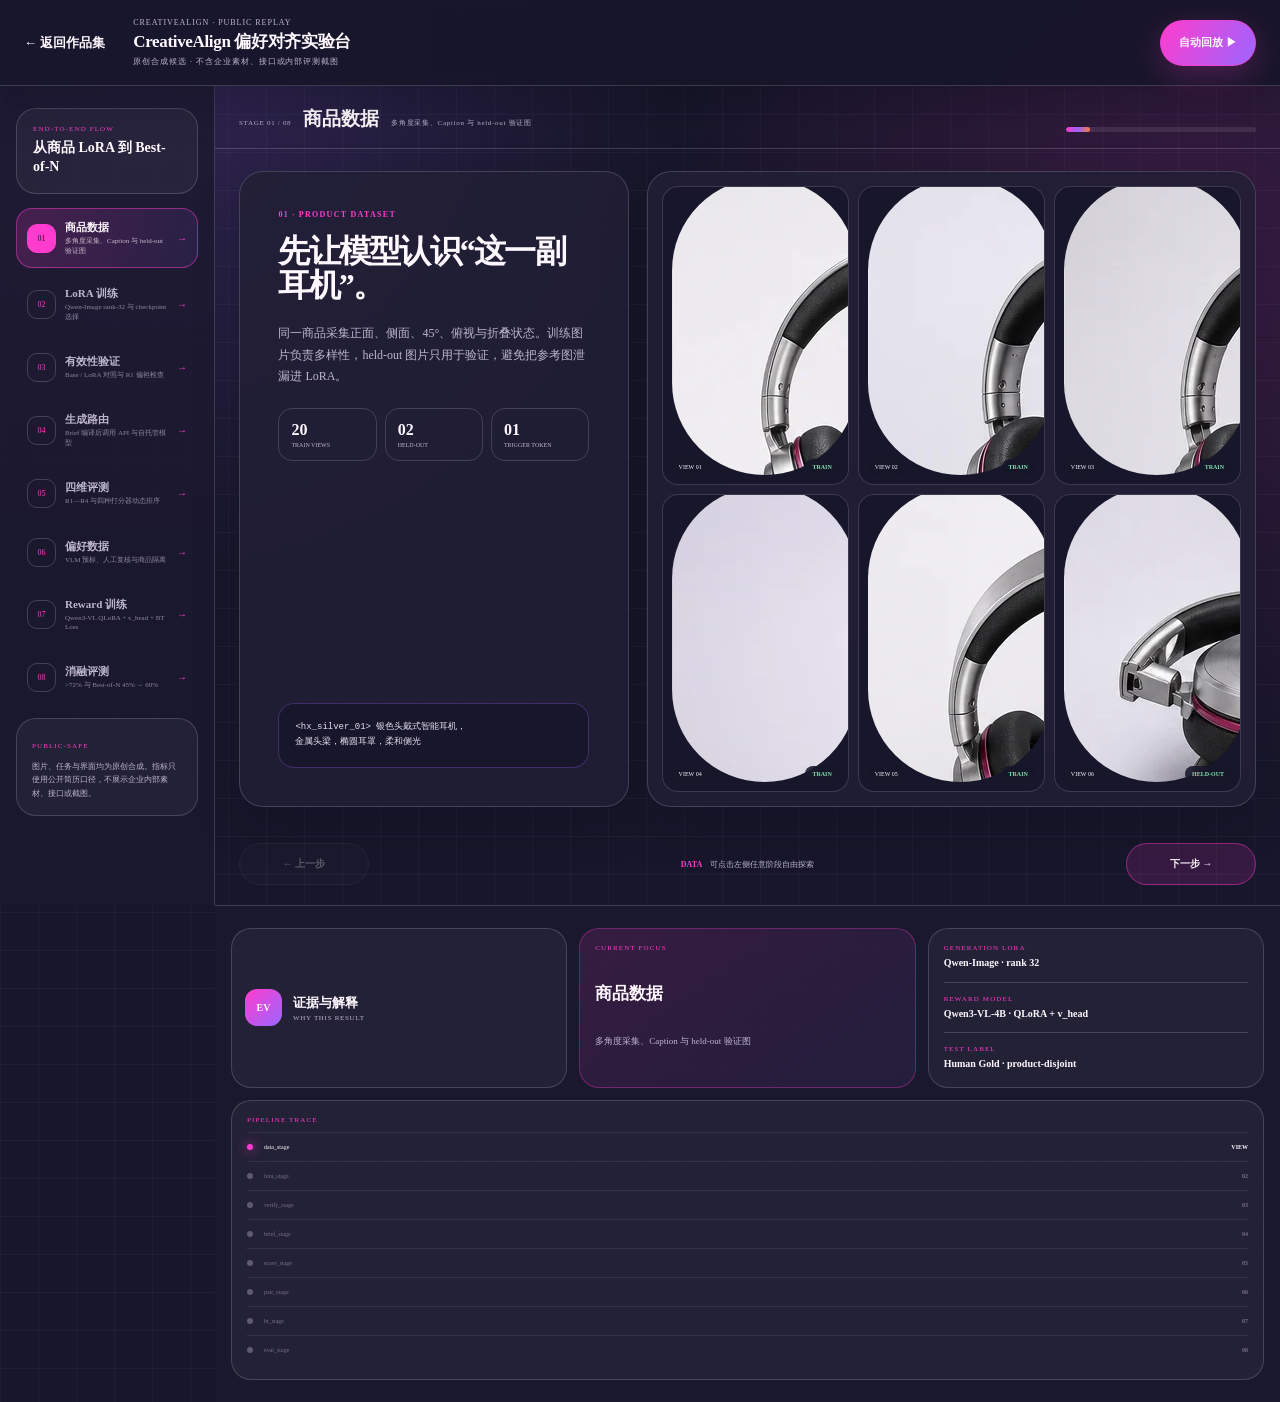
<file: demos/preference/index.html>
<!DOCTYPE html><html lang="zh-CN"><head><meta charSet="utf-8"/><meta name="viewport" content="width=device-width, initial-scale=1"/><link rel="stylesheet" href="/assets/index-CJBzYVxg.css" data-rsc-css-href="/assets/index-CJBzYVxg.css" data-precedence="vite-rsc/importer-resources"/><link rel="modulepreload" href="/assets/layout-segment-context-CDIeY-jh.js" crossorigin=""/><link rel="modulepreload" href="/assets/rolldown-runtime-S-ySWqyJ.js" crossorigin=""/><link rel="modulepreload" href="/assets/index-JzDXKvNS.js" crossorigin=""/><link rel="modulepreload" href="/assets/framework-CXnKph_e.js" crossorigin=""/><link rel="modulepreload" href="/assets/DemoStudio-DSstH5AD.js" crossorigin=""/><title>CreativeAlign 偏好对齐实验台 Demo · 尹海森</title><meta name="description" content="原创合成候选 · 不含企业素材、接口或内部评测截图"/><meta name="keywords" content="尹海森,AIGC 算法,多模态生成,Reward Model,GUI Agent,强化学习"/><meta name="author" content="尹海森"/><meta property="og:title" content="尹海森 | AIGC 算法与生成系统"/><meta property="og:description" content="从生成、评测与偏好对齐，一路走到用户和商业结果。"/><meta property="og:url" content="https://hisensen.github.io"/><meta property="og:type" content="website"/><meta property="og:locale" content="zh_CN"/><meta property="og:image" content="https://hisensen.github.io/og-dossier.png"/><meta property="og:image:width" content="1733"/><meta property="og:image:height" content="907"/><meta property="og:image:alt" content="Yin Haisen - AIGC Application Algorithm"/><meta name="twitter:card" content="summary_large_image"/><meta name="twitter:title" content="尹海森 | AIGC 算法与生成系统"/><meta name="twitter:description" content="从生成、评测与偏好对齐，一路走到用户和商业结果。"/><meta name="twitter:image" content="https://hisensen.github.io/og-dossier.png"/><script>self.__VINEXT_RSC_PARAMS__={"projectId":"preference"}</script><script>self.__VINEXT_RSC_NAV__={"pathname":"/demos/preference","searchParams":[]}</script><link rel="modulepreload" href="/assets/index-JzDXKvNS.js" />
<link rel="preload" href="/assets/_vinext_fonts/geist-8ac0455e797f/geist-ff2310f5.woff2" as="font" type="font/woff2" crossorigin />
<link rel="preload" href="/assets/_vinext_fonts/geist-8ac0455e797f/geist-875ccdd4.woff2" as="font" type="font/woff2" crossorigin />
<link rel="preload" href="/assets/_vinext_fonts/geist-8ac0455e797f/geist-52306abf.woff2" as="font" type="font/woff2" crossorigin />
<link rel="preload" href="/assets/_vinext_fonts/geist-8ac0455e797f/geist-001175b1.woff2" as="font" type="font/woff2" crossorigin />
<link rel="preload" href="/assets/_vinext_fonts/geist-8ac0455e797f/geist-98bbbccb.woff2" as="font" type="font/woff2" crossorigin />
<link rel="preload" href="/assets/_vinext_fonts/geist-mono-00e989178794/geist-mono-f6b33328.woff2" as="font" type="font/woff2" crossorigin />
<link rel="preload" href="/assets/_vinext_fonts/geist-mono-00e989178794/geist-mono-44e03052.woff2" as="font" type="font/woff2" crossorigin />
<link rel="preload" href="/assets/_vinext_fonts/geist-mono-00e989178794/geist-mono-0638449e.woff2" as="font" type="font/woff2" crossorigin />
<link rel="preload" href="/assets/_vinext_fonts/geist-mono-00e989178794/geist-mono-971fb274.woff2" as="font" type="font/woff2" crossorigin />
<link rel="preload" href="/assets/_vinext_fonts/geist-mono-00e989178794/geist-mono-44745446.woff2" as="font" type="font/woff2" crossorigin />
<link rel="preload" href="/assets/_vinext_fonts/geist-mono-00e989178794/geist-mono-013b2f2f.woff2" as="font" type="font/woff2" crossorigin />
<style data-vinext-fonts>/* cyrillic-ext */
@font-face {
  font-family: 'Geist';
  font-style: normal;
  font-weight: 100 900;
  font-display: swap;
  src: url(/assets/_vinext_fonts/geist-8ac0455e797f/geist-ff2310f5.woff2) format('woff2');
  unicode-range: U+0460-052F, U+1C80-1C8A, U+20B4, U+2DE0-2DFF, U+A640-A69F, U+FE2E-FE2F;
}
/* cyrillic */
@font-face {
  font-family: 'Geist';
  font-style: normal;
  font-weight: 100 900;
  font-display: swap;
  src: url(/assets/_vinext_fonts/geist-8ac0455e797f/geist-875ccdd4.woff2) format('woff2');
  unicode-range: U+0301, U+0400-045F, U+0490-0491, U+04B0-04B1, U+2116;
}
/* vietnamese */
@font-face {
  font-family: 'Geist';
  font-style: normal;
  font-weight: 100 900;
  font-display: swap;
  src: url(/assets/_vinext_fonts/geist-8ac0455e797f/geist-52306abf.woff2) format('woff2');
  unicode-range: U+0102-0103, U+0110-0111, U+0128-0129, U+0168-0169, U+01A0-01A1, U+01AF-01B0, U+0300-0301, U+0303-0304, U+0308-0309, U+0323, U+0329, U+1EA0-1EF9, U+20AB;
}
/* latin-ext */
@font-face {
  font-family: 'Geist';
  font-style: normal;
  font-weight: 100 900;
  font-display: swap;
  src: url(/assets/_vinext_fonts/geist-8ac0455e797f/geist-001175b1.woff2) format('woff2');
  unicode-range: U+0100-02BA, U+02BD-02C5, U+02C7-02CC, U+02CE-02D7, U+02DD-02FF, U+0304, U+0308, U+0329, U+1D00-1DBF, U+1E00-1E9F, U+1EF2-1EFF, U+2020, U+20A0-20AB, U+20AD-20C0, U+2113, U+2C60-2C7F, U+A720-A7FF;
}
/* latin */
@font-face {
  font-family: 'Geist';
  font-style: normal;
  font-weight: 100 900;
  font-display: swap;
  src: url(/assets/_vinext_fonts/geist-8ac0455e797f/geist-98bbbccb.woff2) format('woff2');
  unicode-range: U+0000-00FF, U+0131, U+0152-0153, U+02BB-02BC, U+02C6, U+02DA, U+02DC, U+0304, U+0308, U+0329, U+2000-206F, U+20AC, U+2122, U+2191, U+2193, U+2212, U+2215, U+FEFF, U+FFFD;
}

.__font_geist_0tvmz3h { font-family: 'Geist', sans-serif; }

.__variable_geist_0tvmz3h { --font-geist-sans: 'Geist', sans-serif; }

/* cyrillic-ext */
@font-face {
  font-family: 'Geist Mono';
  font-style: normal;
  font-weight: 100 900;
  font-display: swap;
  src: url(/assets/_vinext_fonts/geist-mono-00e989178794/geist-mono-f6b33328.woff2) format('woff2');
  unicode-range: U+0460-052F, U+1C80-1C8A, U+20B4, U+2DE0-2DFF, U+A640-A69F, U+FE2E-FE2F;
}
/* cyrillic */
@font-face {
  font-family: 'Geist Mono';
  font-style: normal;
  font-weight: 100 900;
  font-display: swap;
  src: url(/assets/_vinext_fonts/geist-mono-00e989178794/geist-mono-44e03052.woff2) format('woff2');
  unicode-range: U+0301, U+0400-045F, U+0490-0491, U+04B0-04B1, U+2116;
}
/* symbols2 */
@font-face {
  font-family: 'Geist Mono';
  font-style: normal;
  font-weight: 100 900;
  font-display: swap;
  src: url(/assets/_vinext_fonts/geist-mono-00e989178794/geist-mono-0638449e.woff2) format('woff2');
  unicode-range: U+2000-2001, U+2004-2008, U+200A, U+23B8-23BD, U+2500-259F;
}
/* vietnamese */
@font-face {
  font-family: 'Geist Mono';
  font-style: normal;
  font-weight: 100 900;
  font-display: swap;
  src: url(/assets/_vinext_fonts/geist-mono-00e989178794/geist-mono-971fb274.woff2) format('woff2');
  unicode-range: U+0102-0103, U+0110-0111, U+0128-0129, U+0168-0169, U+01A0-01A1, U+01AF-01B0, U+0300-0301, U+0303-0304, U+0308-0309, U+0323, U+0329, U+1EA0-1EF9, U+20AB;
}
/* latin-ext */
@font-face {
  font-family: 'Geist Mono';
  font-style: normal;
  font-weight: 100 900;
  font-display: swap;
  src: url(/assets/_vinext_fonts/geist-mono-00e989178794/geist-mono-44745446.woff2) format('woff2');
  unicode-range: U+0100-02BA, U+02BD-02C5, U+02C7-02CC, U+02CE-02D7, U+02DD-02FF, U+0304, U+0308, U+0329, U+1D00-1DBF, U+1E00-1E9F, U+1EF2-1EFF, U+2020, U+20A0-20AB, U+20AD-20C0, U+2113, U+2C60-2C7F, U+A720-A7FF;
}
/* latin */
@font-face {
  font-family: 'Geist Mono';
  font-style: normal;
  font-weight: 100 900;
  font-display: swap;
  src: url(/assets/_vinext_fonts/geist-mono-00e989178794/geist-mono-013b2f2f.woff2) format('woff2');
  unicode-range: U+0000-00FF, U+0131, U+0152-0153, U+02BB-02BC, U+02C6, U+02DA, U+02DC, U+0304, U+0308, U+0329, U+2000-206F, U+20AC, U+2122, U+2191, U+2193, U+2212, U+2215, U+FEFF, U+FFFD;
}

.__font_geist_mono_1diim1n { font-family: 'Geist Mono', sans-serif; }

.__variable_geist_mono_1diim1n { --font-geist-mono: 'Geist Mono', sans-serif; }
</style>
<meta name="github-pages-build" content="static-vinext-export"/></head><body class="__variable_geist_0tvmz3h __variable_geist_mono_1diim1n"><div class="preference-lab"><header class="preference-lab__header"><a href="/#project-preference">← 返回作品集</a><div><span>CREATIVEALIGN · PUBLIC REPLAY</span><strong>CreativeAlign 偏好对齐实验台</strong><small>原创合成候选 · 不含企业素材、接口或内部评测截图</small></div><div class="preference-header-metrics"><span><b>1,200</b> PAIRS</span><span><b>&gt;72%</b> ACC</span><span><b>45→60%</b> TOP-1</span></div><button type="button">自动回放 ▶</button></header><main class="preference-lab__shell"><aside class="preference-stage-nav" aria-label="CreativeAlign 演示阶段"><div><span>END-TO-END FLOW</span><strong>从商品 LoRA 到 Best-of-N</strong></div><nav><button class="is-active " type="button"><i>01</i><span><strong>商品数据</strong><small>多角度采集、Caption 与 held-out 验证图</small></span><b>→</b></button><button class=" " type="button"><i>02</i><span><strong>LoRA 训练</strong><small>Qwen-Image rank-32 与 checkpoint 选择</small></span><b>→</b></button><button class=" " type="button"><i>03</i><span><strong>有效性验证</strong><small>Base / LoRA 对照与 R1 偏袒检查</small></span><b>→</b></button><button class=" " type="button"><i>04</i><span><strong>生成路由</strong><small>Brief 编译后调用 API 与自托管模型</small></span><b>→</b></button><button class=" " type="button"><i>05</i><span><strong>四维评测</strong><small>R1—R4 与四种打分器动态排序</small></span><b>→</b></button><button class=" " type="button"><i>06</i><span><strong>偏好数据</strong><small>VLM 预标、人工复核与商品隔离</small></span><b>→</b></button><button class=" " type="button"><i>07</i><span><strong>Reward 训练</strong><small>Qwen3-VL QLoRA + v_head + BT Loss</small></span><b>→</b></button><button class=" " type="button"><i>08</i><span><strong>消融评测</strong><small>&gt;72% 与 Best-of-N 45% → 60%</small></span><b>→</b></button></nav><section><span>PUBLIC-SAFE</span><p>图片、任务与界面均为原创合成。指标只使用公开简历口径，不展示企业内部素材、接口或截图。</p></section></aside><section class="preference-lab__main"><header class="preference-stage-header"><div><span>STAGE <!-- -->01<!-- --> / <!-- -->08</span><strong>商品数据</strong><small>多角度采集、Caption 与 held-out 验证图</small></div><div class="preference-stage-progress"><i style="width:12.5%"></i></div></header><div class="preference-stage-canvas"><div class="preference-stage preference-stage--dataset"><section class="preference-stage__copy"><span class="preference-label">01 · PRODUCT DATASET</span><h2>先让模型认识“这一副耳机”。</h2><p>同一商品采集正面、侧面、45°、俯视与折叠状态。训练图片负责多样性，held-out 图片只用于验证，避免把参考图泄漏进 LoRA。</p><div class="preference-facts"><span><b>20</b> TRAIN VIEWS</span><span><b>02</b> HELD-OUT</span><span><b>01</b> TRIGGER TOKEN</span></div><pre><code>&lt;hx_silver_01&gt; 银色头戴式智能耳机，
金属头梁，椭圆耳罩，柔和侧光</code></pre></section><section class="preference-training-grid" aria-label="原创合成耳机多角度训练样本"><div><span aria-label="银色耳机训练视角 1" class="preference-photo " role="img" style="background-image:url(/demo/headphones/train-01.webp)"></span><span>VIEW <!-- -->01</span><b>TRAIN</b></div><div><span aria-label="银色耳机训练视角 2" class="preference-photo " role="img" style="background-image:url(/demo/headphones/train-02.webp)"></span><span>VIEW <!-- -->02</span><b>TRAIN</b></div><div><span aria-label="银色耳机训练视角 3" class="preference-photo " role="img" style="background-image:url(/demo/headphones/train-03.webp)"></span><span>VIEW <!-- -->03</span><b>TRAIN</b></div><div><span aria-label="银色耳机训练视角 4" class="preference-photo " role="img" style="background-image:url(/demo/headphones/train-04.webp)"></span><span>VIEW <!-- -->04</span><b>TRAIN</b></div><div><span aria-label="银色耳机训练视角 5" class="preference-photo " role="img" style="background-image:url(/demo/headphones/train-05.webp)"></span><span>VIEW <!-- -->05</span><b>TRAIN</b></div><div><span aria-label="银色耳机训练视角 6" class="preference-photo " role="img" style="background-image:url(/demo/headphones/train-06.webp)"></span><span>VIEW <!-- -->06</span><b>HELD-OUT</b></div></section></div></div><footer class="preference-stage-controls"><button disabled="" type="button">← 上一步</button><span><b>DATA</b>可点击左侧任意阶段自由探索</span><button type="button">下一步 →</button></footer></section><aside class="preference-inspector"><header><span>EV</span><div><strong>证据与解释</strong><small>WHY THIS RESULT</small></div></header><section class="preference-inspector__focus"><span>CURRENT FOCUS</span><strong>商品数据</strong><p>多角度采集、Caption 与 held-out 验证图</p></section><section class="preference-inspector__facts"><div><span>GENERATION LORA</span><strong>Qwen-Image · rank 32</strong></div><div><span>REWARD MODEL</span><strong>Qwen3-VL-4B · QLoRA + v_head</strong></div><div><span>TEST LABEL</span><strong>Human Gold · product-disjoint</strong></div></section><section class="preference-inspector__trace"><span>PIPELINE TRACE</span><div class="is-active"><i></i><code>data<!-- -->_stage</code><b>VIEW</b></div><div class=""><i></i><code>lora<!-- -->_stage</code><b>02</b></div><div class=""><i></i><code>verify<!-- -->_stage</code><b>03</b></div><div class=""><i></i><code>brief<!-- -->_stage</code><b>04</b></div><div class=""><i></i><code>score<!-- -->_stage</code><b>05</b></div><div class=""><i></i><code>pair<!-- -->_stage</code><b>06</b></div><div class=""><i></i><code>bt<!-- -->_stage</code><b>07</b></div><div class=""><i></i><code>eval<!-- -->_stage</code><b>08</b></div></section></aside></main></div><script id="_R_">import("/assets/index-JzDXKvNS.js")</script></body></html><script>self.__VINEXT_RSC_CHUNKS__=self.__VINEXT_RSC_CHUNKS__||[];self.__VINEXT_RSC_CHUNKS__.push("2:I[\"8c0f216c4604\",[],\"Children\",1]\n3:I[\"15c18cfaeeff\",[],\"LayoutSegmentProvider\",1]\n4:I[\"8c0f216c4604\",[],\"Slot\",1]\n5:I[\"593f344dc510\",[],\"RedirectBoundary\",1]\n:HL[\"/assets/index-CJBzYVxg.css\",\"style\"]\n")</script><script>self.__VINEXT_RSC_CHUNKS__=self.__VINEXT_RSC_CHUNKS__||[];self.__VINEXT_RSC_CHUNKS__.push("0:{\"__route\":\"route:/demos/preference\",\"__interceptionContext\":null,\"__layoutIds\":[\"layout:/\"],\"__rootLayout\":\"/\",\"page:/demos/preference\":\"$L1\",\"layout:/\":[[[[\"$\",\"link\",\"css:/assets/index-CJBzYVxg.css\",{\"rel\":\"stylesheet\",\"precedence\":\"vite-rsc/importer-resources\",\"href\":\"/assets/index-CJBzYVxg.css\",\"data-rsc-css-href\":\"/assets/index-CJBzYVxg.css\"}],\"$undefined\"],[\"$\",\"html\",null,{\"lang\":\"zh-CN\",\"children\":[\"$\",\"body\",null,{\"className\":\"__variable_geist_0tvmz3h __variable_geist_mono_1diim1n\",\"children\":[\"$\",\"$L2\",null,{}]}]}]],null],\"route:/demos/preference\":[[[\"$\",\"meta\",null,{\"charSet\":\"utf-8\"}],[[\"$\",\"title\",\"0\",{\"children\":\"CreativeAlign 偏好对齐实验台 Demo · 尹海森\"}],[\"$\",\"meta\",\"1\",{\"name\":\"description\",\"content\":\"原创合成候选 · 不含企业素材、接口或内部评测截图\"}],[\"$\",\"meta\",\"2\",{\"name\":\"keywords\",\"content\":\"尹海森,AIGC 算法,多模态生成,Reward Model,GUI Agent,强化学习\"}],[\"$\",\"meta\",\"3\",{\"name\":\"author\",\"content\":\"尹海森\"}],[\"$\",\"meta\",\"4\",{\"property\":\"og:title\",\"content\":\"尹海森 | AIGC 算法与生成系统\"}],[\"$\",\"meta\",\"5\",{\"property\":\"og:description\",\"content\":\"从生成、评测与偏好对齐，一路走到用户和商业结果。\"}],[\"$\",\"meta\",\"6\",{\"property\":\"og:url\",\"content\":\"https://hisensen.github.io\"}],[\"$\",\"meta\",\"7\",{\"property\":\"og:type\",\"content\":\"website\"}],[\"$\",\"meta\",\"8\",{\"property\":\"og:locale\",\"content\":\"zh_CN\"}],[\"$\",\"meta\",\"9\",{\"property\":\"og:image\",\"content\":\"https://hisensen.github.io/og-dossier.png\"}],[\"$\",\"meta\",\"10\",{\"property\":\"og:image:width\",\"content\":\"1733\"}],[\"$\",\"meta\",\"11\",{\"property\":\"og:image:height\",\"content\":\"907\"}],[\"$\",\"meta\",\"12\",{\"property\":\"og:image:alt\",\"content\":\"Yin Haisen - AIGC Application Algorithm\"}],[\"$\",\"meta\",\"13\",{\"name\":\"twitter:card\",\"content\":\"summary_large_image\"}],[\"$\",\"meta\",\"14\",{\"name\":\"twitter:title\",\"content\":\"尹海森 | AIGC 算法与生成系统\"}],[\"$\",\"meta\",\"15\",{\"name\":\"twitter:description\",\"content\":\"从生成、评测与偏好对齐，一路走到用户和商业结果。\"}],[\"$\",\"meta\",\"16\",{\"name\":\"twitter:image\",\"content\":\"https://hisensen.github.io/og-dossier.png\"}]],[[\"$\",\"meta\",\"0\",{\"name\":\"viewport\",\"content\":\"width=device-width, initial-scale=1\"}]]],[\"$\",\"$L3\",null,{\"segmentMap\":{\"children\":[\"demos\",\"preference\"]},\"children\":[\"$\",\"$L4\",null,{\"id\":\"layout:/\",\"parallelSlots\":\"$undefined\",\"children\":[\"$\",\"$L5\",null,{\"children\":[\"$\",\"$L3\",null,{\"segmentMap\":{\"children\":[]},\"children\":[\"$\",\"$L4\",null,{\"id\":\"page:/demos/preference\"}]}]}]}]}]],\"__layoutFlags\":{\"layout:/\":\"s\"},\"__artifactCompatibility\":{\"schemaVersion\":1,\"graphVersion\":\"app-route-graph:1bvandz1k43oc0\",\"deploymentVersion\":\"bd923b85-9047-41ab-9a46-23ef3aec4103\",\"appElementsSchemaVersion\":1,\"rscPayloadSchemaVersion\":1,\"rootBoundaryId\":\"/\",\"renderEpoch\":null}}\n")</script><script>self.__VINEXT_RSC_CHUNKS__=self.__VINEXT_RSC_CHUNKS__||[];self.__VINEXT_RSC_CHUNKS__.push("6:I[\"1dc590689789\",[],\"DemoStudio\",1]\n")</script><script>self.__VINEXT_RSC_CHUNKS__=self.__VINEXT_RSC_CHUNKS__||[];self.__VINEXT_RSC_CHUNKS__.push("1:[\"$\",\"$L6\",null,{\"definition\":{\"id\":\"preference\",\"code\":\"VP\",\"title\":\"CreativeAlign 偏好对齐实验台\",\"subtitle\":\"Product LoRA → Reward Model → Best-of-N\",\"disclaimer\":\"原创合成候选 · 不含企业素材、接口或内部评测截图\",\"stages\":[\"准备商品数据\",\"训练商品 LoRA\",\"验证商品一致性\",\"编译 Brief 与模型路由\",\"执行 R1—R4 评测\",\"构建人工复核偏好对\",\"训练 BT Reward Model\",\"评测 Best-of-N\"],\"modes\":[\"Rules\",\"VLM\",\"Reward\",\"Hybrid\"],\"tools\":[\"prepare_lora_dataset\",\"train_qwen_image_lora\",\"verify_product_identity\",\"compile_brief_and_route\",\"evaluate_r1_r4\",\"build_verified_pairs\",\"optimize_bt_reward\",\"evaluate_best_of_n\"],\"principles\":[{\"title\":\"Constraint First\",\"detail\":\"先把主体、商品、文字和构图拆成可验证约束。\"},{\"title\":\"Multiple Judges\",\"detail\":\"Rules、VLM 与 Reward Model 分工，不让单一分数垄断判断。\"},{\"title\":\"Human Last Mile\",\"detail\":\"模型负责缩小选择空间，人工首选继续回流成偏好数据。\"}],\"scenarios\":[{\"id\":\"launch\",\"title\":\"新品首发主视觉\",\"meta\":\"6 candidates · product\",\"prompt\":\"为银色智能耳机生成黑银紫主视觉：商品完整、标题正确、人物不遮挡主体。\",\"objective\":\"在商品一致性、文字正确性和营销张力之间选出最优候选。\",\"signals\":[{\"label\":\"主体一致\",\"value\":\"0.94\"},{\"label\":\"文字检查\",\"value\":\"PASS\"},{\"label\":\"偏好置信\",\"value\":\"0.82\"}]},{\"id\":\"portrait\",\"title\":\"人物一致性海报\",\"meta\":\"8 candidates · identity\",\"prompt\":\"保持虚拟人物身份不变，生成四种动作构图；避免面部漂移和手部异常。\",\"objective\":\"优先筛除身份漂移，再比较构图与指令遵循。\",\"signals\":[{\"label\":\"身份一致\",\"value\":\"0.91\"},{\"label\":\"异常检测\",\"value\":\"1 FLAG\"},{\"label\":\"偏好置信\",\"value\":\"0.79\"}]},{\"id\":\"copy\",\"title\":\"中文文字重排\",\"meta\":\"4 candidates · typography\",\"prompt\":\"比较四张含中文卖点的素材，标题必须为「听见未来」，副文案不得缺字。\",\"objective\":\"展示硬规则如何先于审美分数淘汰错误文字。\",\"signals\":[{\"label\":\"文字正确\",\"value\":\"3 / 4\"},{\"label\":\"构图评分\",\"value\":\"0.87\"},{\"label\":\"最终候选\",\"value\":\"C03\"}]},{\"id\":\"feedback\",\"title\":\"人工偏好回流\",\"meta\":\"pairwise · learning\",\"prompt\":\"人工选择 C02 胜过 C05，记录理由并形成新的 chosen / rejected 偏好对。\",\"objective\":\"让一次人工选择成为下一轮可学习的数据，而不是孤立反馈。\",\"signals\":[{\"label\":\"Chosen\",\"value\":\"C02\"},{\"label\":\"Rejected\",\"value\":\"C05\"},{\"label\":\"数据状态\",\"value\":\"READY\"}]}]}}]\n")</script><script>self.__VINEXT_RSC_DONE__=true</script>
</file>
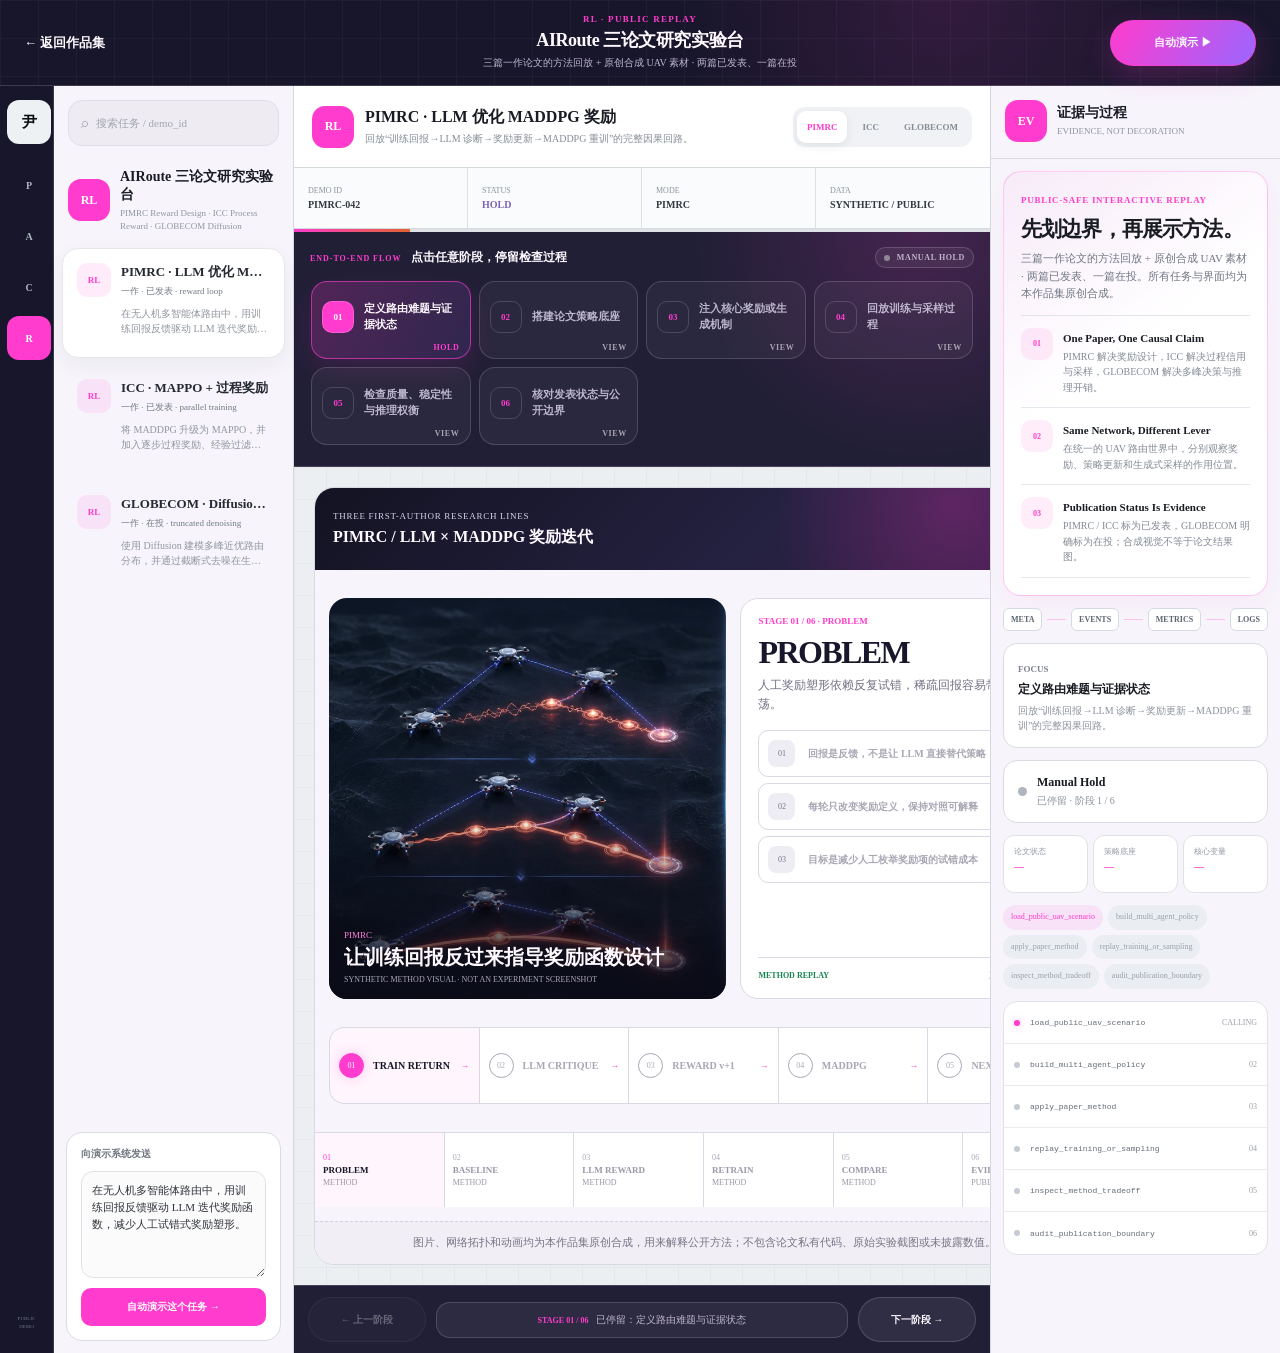
<file: demos/research/index.html>
<!DOCTYPE html><html lang="zh-CN"><head><meta charSet="utf-8"/><meta name="viewport" content="width=device-width, initial-scale=1"/><link rel="preload" as="image" href="/demo/research/pimrc-reward.webp"/><link rel="stylesheet" href="/assets/index-CJBzYVxg.css" data-rsc-css-href="/assets/index-CJBzYVxg.css" data-precedence="vite-rsc/importer-resources"/><link rel="modulepreload" href="/assets/layout-segment-context-CDIeY-jh.js" crossorigin=""/><link rel="modulepreload" href="/assets/rolldown-runtime-S-ySWqyJ.js" crossorigin=""/><link rel="modulepreload" href="/assets/index-JzDXKvNS.js" crossorigin=""/><link rel="modulepreload" href="/assets/framework-CXnKph_e.js" crossorigin=""/><link rel="modulepreload" href="/assets/DemoStudio-DSstH5AD.js" crossorigin=""/><title>AIRoute 三论文研究实验台 Demo · 尹海森</title><meta name="description" content="三篇一作论文的方法回放 + 原创合成 UAV 素材 · 两篇已发表、一篇在投"/><meta name="keywords" content="尹海森,AIGC 算法,多模态生成,Reward Model,GUI Agent,强化学习"/><meta name="author" content="尹海森"/><meta property="og:title" content="尹海森 | AIGC 算法与生成系统"/><meta property="og:description" content="从生成、评测与偏好对齐，一路走到用户和商业结果。"/><meta property="og:url" content="https://hisensen.github.io"/><meta property="og:type" content="website"/><meta property="og:locale" content="zh_CN"/><meta property="og:image" content="https://hisensen.github.io/og-dossier.png"/><meta property="og:image:width" content="1733"/><meta property="og:image:height" content="907"/><meta property="og:image:alt" content="Yin Haisen - AIGC Application Algorithm"/><meta name="twitter:card" content="summary_large_image"/><meta name="twitter:title" content="尹海森 | AIGC 算法与生成系统"/><meta name="twitter:description" content="从生成、评测与偏好对齐，一路走到用户和商业结果。"/><meta name="twitter:image" content="https://hisensen.github.io/og-dossier.png"/><script>self.__VINEXT_RSC_PARAMS__={"projectId":"research"}</script><script>self.__VINEXT_RSC_NAV__={"pathname":"/demos/research","searchParams":[]}</script><link rel="modulepreload" href="/assets/index-JzDXKvNS.js" />
<link rel="preload" href="/assets/_vinext_fonts/geist-8ac0455e797f/geist-ff2310f5.woff2" as="font" type="font/woff2" crossorigin />
<link rel="preload" href="/assets/_vinext_fonts/geist-8ac0455e797f/geist-875ccdd4.woff2" as="font" type="font/woff2" crossorigin />
<link rel="preload" href="/assets/_vinext_fonts/geist-8ac0455e797f/geist-52306abf.woff2" as="font" type="font/woff2" crossorigin />
<link rel="preload" href="/assets/_vinext_fonts/geist-8ac0455e797f/geist-001175b1.woff2" as="font" type="font/woff2" crossorigin />
<link rel="preload" href="/assets/_vinext_fonts/geist-8ac0455e797f/geist-98bbbccb.woff2" as="font" type="font/woff2" crossorigin />
<link rel="preload" href="/assets/_vinext_fonts/geist-mono-00e989178794/geist-mono-f6b33328.woff2" as="font" type="font/woff2" crossorigin />
<link rel="preload" href="/assets/_vinext_fonts/geist-mono-00e989178794/geist-mono-44e03052.woff2" as="font" type="font/woff2" crossorigin />
<link rel="preload" href="/assets/_vinext_fonts/geist-mono-00e989178794/geist-mono-0638449e.woff2" as="font" type="font/woff2" crossorigin />
<link rel="preload" href="/assets/_vinext_fonts/geist-mono-00e989178794/geist-mono-971fb274.woff2" as="font" type="font/woff2" crossorigin />
<link rel="preload" href="/assets/_vinext_fonts/geist-mono-00e989178794/geist-mono-44745446.woff2" as="font" type="font/woff2" crossorigin />
<link rel="preload" href="/assets/_vinext_fonts/geist-mono-00e989178794/geist-mono-013b2f2f.woff2" as="font" type="font/woff2" crossorigin />
<style data-vinext-fonts>/* cyrillic-ext */
@font-face {
  font-family: 'Geist';
  font-style: normal;
  font-weight: 100 900;
  font-display: swap;
  src: url(/assets/_vinext_fonts/geist-8ac0455e797f/geist-ff2310f5.woff2) format('woff2');
  unicode-range: U+0460-052F, U+1C80-1C8A, U+20B4, U+2DE0-2DFF, U+A640-A69F, U+FE2E-FE2F;
}
/* cyrillic */
@font-face {
  font-family: 'Geist';
  font-style: normal;
  font-weight: 100 900;
  font-display: swap;
  src: url(/assets/_vinext_fonts/geist-8ac0455e797f/geist-875ccdd4.woff2) format('woff2');
  unicode-range: U+0301, U+0400-045F, U+0490-0491, U+04B0-04B1, U+2116;
}
/* vietnamese */
@font-face {
  font-family: 'Geist';
  font-style: normal;
  font-weight: 100 900;
  font-display: swap;
  src: url(/assets/_vinext_fonts/geist-8ac0455e797f/geist-52306abf.woff2) format('woff2');
  unicode-range: U+0102-0103, U+0110-0111, U+0128-0129, U+0168-0169, U+01A0-01A1, U+01AF-01B0, U+0300-0301, U+0303-0304, U+0308-0309, U+0323, U+0329, U+1EA0-1EF9, U+20AB;
}
/* latin-ext */
@font-face {
  font-family: 'Geist';
  font-style: normal;
  font-weight: 100 900;
  font-display: swap;
  src: url(/assets/_vinext_fonts/geist-8ac0455e797f/geist-001175b1.woff2) format('woff2');
  unicode-range: U+0100-02BA, U+02BD-02C5, U+02C7-02CC, U+02CE-02D7, U+02DD-02FF, U+0304, U+0308, U+0329, U+1D00-1DBF, U+1E00-1E9F, U+1EF2-1EFF, U+2020, U+20A0-20AB, U+20AD-20C0, U+2113, U+2C60-2C7F, U+A720-A7FF;
}
/* latin */
@font-face {
  font-family: 'Geist';
  font-style: normal;
  font-weight: 100 900;
  font-display: swap;
  src: url(/assets/_vinext_fonts/geist-8ac0455e797f/geist-98bbbccb.woff2) format('woff2');
  unicode-range: U+0000-00FF, U+0131, U+0152-0153, U+02BB-02BC, U+02C6, U+02DA, U+02DC, U+0304, U+0308, U+0329, U+2000-206F, U+20AC, U+2122, U+2191, U+2193, U+2212, U+2215, U+FEFF, U+FFFD;
}

.__font_geist_0tvmz3h { font-family: 'Geist', sans-serif; }

.__variable_geist_0tvmz3h { --font-geist-sans: 'Geist', sans-serif; }

/* cyrillic-ext */
@font-face {
  font-family: 'Geist Mono';
  font-style: normal;
  font-weight: 100 900;
  font-display: swap;
  src: url(/assets/_vinext_fonts/geist-mono-00e989178794/geist-mono-f6b33328.woff2) format('woff2');
  unicode-range: U+0460-052F, U+1C80-1C8A, U+20B4, U+2DE0-2DFF, U+A640-A69F, U+FE2E-FE2F;
}
/* cyrillic */
@font-face {
  font-family: 'Geist Mono';
  font-style: normal;
  font-weight: 100 900;
  font-display: swap;
  src: url(/assets/_vinext_fonts/geist-mono-00e989178794/geist-mono-44e03052.woff2) format('woff2');
  unicode-range: U+0301, U+0400-045F, U+0490-0491, U+04B0-04B1, U+2116;
}
/* symbols2 */
@font-face {
  font-family: 'Geist Mono';
  font-style: normal;
  font-weight: 100 900;
  font-display: swap;
  src: url(/assets/_vinext_fonts/geist-mono-00e989178794/geist-mono-0638449e.woff2) format('woff2');
  unicode-range: U+2000-2001, U+2004-2008, U+200A, U+23B8-23BD, U+2500-259F;
}
/* vietnamese */
@font-face {
  font-family: 'Geist Mono';
  font-style: normal;
  font-weight: 100 900;
  font-display: swap;
  src: url(/assets/_vinext_fonts/geist-mono-00e989178794/geist-mono-971fb274.woff2) format('woff2');
  unicode-range: U+0102-0103, U+0110-0111, U+0128-0129, U+0168-0169, U+01A0-01A1, U+01AF-01B0, U+0300-0301, U+0303-0304, U+0308-0309, U+0323, U+0329, U+1EA0-1EF9, U+20AB;
}
/* latin-ext */
@font-face {
  font-family: 'Geist Mono';
  font-style: normal;
  font-weight: 100 900;
  font-display: swap;
  src: url(/assets/_vinext_fonts/geist-mono-00e989178794/geist-mono-44745446.woff2) format('woff2');
  unicode-range: U+0100-02BA, U+02BD-02C5, U+02C7-02CC, U+02CE-02D7, U+02DD-02FF, U+0304, U+0308, U+0329, U+1D00-1DBF, U+1E00-1E9F, U+1EF2-1EFF, U+2020, U+20A0-20AB, U+20AD-20C0, U+2113, U+2C60-2C7F, U+A720-A7FF;
}
/* latin */
@font-face {
  font-family: 'Geist Mono';
  font-style: normal;
  font-weight: 100 900;
  font-display: swap;
  src: url(/assets/_vinext_fonts/geist-mono-00e989178794/geist-mono-013b2f2f.woff2) format('woff2');
  unicode-range: U+0000-00FF, U+0131, U+0152-0153, U+02BB-02BC, U+02C6, U+02DA, U+02DC, U+0304, U+0308, U+0329, U+2000-206F, U+20AC, U+2122, U+2191, U+2193, U+2212, U+2215, U+FEFF, U+FFFD;
}

.__font_geist_mono_1diim1n { font-family: 'Geist Mono', sans-serif; }

.__variable_geist_mono_1diim1n { --font-geist-mono: 'Geist Mono', sans-serif; }
</style>
<meta name="github-pages-build" content="static-vinext-export"/></head><body class="__variable_geist_0tvmz3h __variable_geist_mono_1diim1n"><div class="studio-page studio-page--research"><header class="studio-header"><a href="/#project-research">← 返回作品集</a><div><span class="studio-header__eyebrow">RL<!-- --> · PUBLIC REPLAY</span><strong>AIRoute 三论文研究实验台</strong><small>三篇一作论文的方法回放 + 原创合成 UAV 素材 · 两篇已发表、一篇在投</small></div><button type="button">自动演示 ▶</button></header><main class="studio-shell"><nav class="studio-rail" aria-label="切换项目 Demo"><a class="studio-rail__brand" href="/">尹</a><a aria-label="偏好优化" class="" href="/demos/preference">P<span>偏好优化</span></a><a aria-label="GUI Agent" class="" href="/demos/agent">A<span>GUI Agent</span></a><a aria-label="内容引擎" class="" href="/demos/creator">C<span>内容引擎</span></a><a aria-label="策略研究" class="is-active" href="/demos/research">R<span>策略研究</span></a><small>PUBLIC<br/>DEMO</small></nav><aside class="studio-scenarios"><div class="studio-search">⌕ <span>搜索任务 / demo_id</span></div><div class="studio-scenarios__title"><span>RL</span><div><strong>AIRoute 三论文研究实验台</strong><small>PIMRC Reward Design · ICC Process Reward · GLOBECOM Diffusion</small></div></div><div class="studio-scenario-list"><button class="is-active" type="button"><span>RL</span><div><strong>PIMRC · LLM 优化 MADDPG 奖励</strong><small>一作 · 已发表 · reward loop</small><p>在无人机多智能体路由中，用训练回报反馈驱动 LLM 迭代奖励函数，减少人工试错式奖励塑形。</p></div></button><button class="" type="button"><span>RL</span><div><strong>ICC · MAPPO + 过程奖励</strong><small>一作 · 已发表 · parallel training</small><p>将 MADDPG 升级为 MAPPO，并加入逐步过程奖励、经验过滤与并行训练，缓解稀疏回报下的信用分配。</p></div></button><button class="" type="button"><span>RL</span><div><strong>GLOBECOM · Diffusion 路由</strong><small>一作 · 在投 · truncated denoising</small><p>使用 Diffusion 建模多峰近优路由分布，并通过截断式去噪在生成质量与推理开销间做显式权衡。</p></div></button></div><div class="studio-dispatch"><label for="studio-prompt">向演示系统发送</label><textarea id="studio-prompt" rows="5">在无人机多智能体路由中，用训练回报反馈驱动 LLM 迭代奖励函数，减少人工试错式奖励塑形。</textarea><button id="demo-run" type="button">自动演示这个任务 →</button></div></aside><section class="studio-workspace"><div class="studio-workspace__title"><span>RL</span><div><strong>PIMRC · LLM 优化 MADDPG 奖励</strong><small>回放“训练回报→LLM 诊断→奖励更新→MADDPG 重训”的完整因果回路。</small></div><div class="studio-mode-switch" aria-label="切换演示模式"><button class="is-active" type="button">PIMRC</button><button class="" type="button">ICC</button><button class="" type="button">GLOBECOM</button></div></div><div class="studio-meta"><div><span>DEMO ID</span><strong>PIMRC<!-- -->-042</strong></div><div><span>STATUS</span><strong class="status-hold">HOLD</strong></div><div><span>MODE</span><strong>PIMRC</strong></div><div><span>DATA</span><strong>SYNTHETIC / PUBLIC</strong></div></div><div class="studio-progress"><i style="width:16.666666666666664%"></i></div><section class="studio-stage-navigator" aria-label="AIRoute 三论文研究实验台 演示阶段"><header><div><span>END-TO-END FLOW</span><strong>点击任意阶段，停留检查过程</strong></div><div class="is-hold" aria-live="polite"><i></i><span>MANUAL HOLD</span></div></header><nav><button aria-current="step" class="is-active " data-stage-index="0" type="button"><i>01</i><strong>定义路由难题与证据状态</strong><b>HOLD</b></button><button class=" " data-stage-index="1" type="button"><i>02</i><strong>搭建论文策略底座</strong><b>VIEW</b></button><button class=" " data-stage-index="2" type="button"><i>03</i><strong>注入核心奖励或生成机制</strong><b>VIEW</b></button><button class=" " data-stage-index="3" type="button"><i>04</i><strong>回放训练与采样过程</strong><b>VIEW</b></button><button class=" " data-stage-index="4" type="button"><i>05</i><strong>检查质量、稳定性与推理权衡</strong><b>VIEW</b></button><button class=" " data-stage-index="5" type="button"><i>06</i><strong>核对发表状态与公开边界</strong><b>VIEW</b></button></nav></section><div class="studio-canvas"><div class="studio-research research-lab research-lab--0"><header class="research-lab__header"><div><span>THREE FIRST-AUTHOR RESEARCH LINES</span><strong>PIMRC<!-- --> / <!-- -->LLM × MADDPG 奖励迭代</strong></div><div><span class="">一作 · 已发表</span><b>PUBLISHED</b></div></header><div class="research-lab__main"><figure class="research-lab__visual"><img alt="PIMRC 无人机多智能体路由方法原创合成可视化" src="/demo/research/pimrc-reward.webp"/><div><span>PIMRC</span><strong>让训练回报反过来指导奖励函数设计</strong><small>SYNTHETIC METHOD VISUAL · NOT AN EXPERIMENT SCREENSHOT</small></div></figure><section class="research-lab__stage"><span>STAGE 0<!-- -->1<!-- --> / 06 · <!-- -->PROBLEM</span><h3>PROBLEM</h3><p>人工奖励塑形依赖反复试错，稀疏回报容易带来训练震荡。</p><div class="research-note-list"><span class=""><i>0<!-- -->1</i><strong>回报是反馈，不是让 LLM 直接替代策略</strong></span><span class=""><i>0<!-- -->2</i><strong>每轮只改变奖励定义，保持对照可解释</strong></span><span class=""><i>0<!-- -->3</i><strong>目标是减少人工枚举奖励项的试错成本</strong></span></div><footer><b>METHOD REPLAY</b><small>正在回放方法因果链</small></footer></section></div><div class="research-mechanism research-mechanism--loop"><span class="is-active"><i>01</i><strong>TRAIN RETURN</strong><small>→</small></span><span class=""><i>02</i><strong>LLM CRITIQUE</strong><small>→</small></span><span class=""><i>03</i><strong>REWARD v+1</strong><small>→</small></span><span class=""><i>04</i><strong>MADDPG</strong><small>→</small></span><span class=""><i>05</i><strong>NEXT RETURN</strong><small>↺</small></span></div><div class="research-lab__pipeline"><span class="is-active"><i>0<!-- -->1</i><strong>PROBLEM</strong><small>METHOD</small></span><span class=""><i>0<!-- -->2</i><strong>BASELINE</strong><small>METHOD</small></span><span class=""><i>0<!-- -->3</i><strong>LLM REWARD</strong><small>METHOD</small></span><span class=""><i>0<!-- -->4</i><strong>RETRAIN</strong><small>METHOD</small></span><span class=""><i>0<!-- -->5</i><strong>COMPARE</strong><small>METHOD</small></span><span class=""><i>0<!-- -->6</i><strong>EVIDENCE</strong><small>PUBLISHED</small></span></div><p class="research-lab__boundary">图片、网络拓扑和动画均为本作品集原创合成，用来解释公开方法；不包含论文私有代码、原始实验截图或未披露数值。</p></div></div><footer class="studio-stage-controls"><button disabled="" type="button">← 上一阶段</button><span><b>STAGE <!-- -->01<!-- --> / <!-- -->06</b>已停留：定义路由难题与证据状态</span><button type="button">下一阶段 →</button></footer></section><aside class="studio-evidence"><div class="studio-evidence__heading"><span>EV</span><div><strong>证据与过程</strong><small>EVIDENCE, NOT DECORATION</small></div></div><section class="studio-safe-card"><span>PUBLIC-SAFE INTERACTIVE REPLAY</span><h2>先划边界，再展示方法。</h2><p>三篇一作论文的方法回放 + 原创合成 UAV 素材 · 两篇已发表、一篇在投<!-- -->。所有任务与界面均为本作品集原创合成。</p><div><article><span>0<!-- -->1</span><div><strong>One Paper, One Causal Claim</strong><p>PIMRC 解决奖励设计，ICC 解决过程信用与采样，GLOBECOM 解决多峰决策与推理开销。</p></div></article><article><span>0<!-- -->2</span><div><strong>Same Network, Different Lever</strong><p>在统一的 UAV 路由世界中，分别观察奖励、策略更新和生成式采样的作用位置。</p></div></article><article><span>0<!-- -->3</span><div><strong>Publication Status Is Evidence</strong><p>PIMRC / ICC 标为已发表，GLOBECOM 明确标为在投；合成视觉不等于论文结果图。</p></div></article></div></section><div class="studio-evidence-chain"><span>META</span><i></i><span>EVENTS</span><i></i><span>METRICS</span><i></i><span>LOGS</span></div><div class="studio-focus"><span>FOCUS</span><strong>定义路由难题与证据状态</strong><small>回放“训练回报→LLM 诊断→奖励更新→MADDPG 重训”的完整因果回路。</small></div><div class="studio-runtime is-hold"><i></i><div><strong>Manual Hold</strong><span>已停留 · 阶段 1 / 6</span></div></div><div class="studio-signals"><div><span>论文状态</span><strong>—</strong></div><div><span>策略底座</span><strong>—</strong></div><div><span>核心变量</span><strong>—</strong></div></div><div class="studio-tools"><span class="is-active">load_public_uav_scenario</span><span class="">build_multi_agent_policy</span><span class="">apply_paper_method</span><span class="">replay_training_or_sampling</span><span class="">inspect_method_tradeoff</span><span class="">audit_publication_boundary</span></div><div class="studio-tool-trace"><div class="is-active"><i></i><code>load_public_uav_scenario</code><span>CALLING</span></div><div class="is-queued"><i></i><code>build_multi_agent_policy</code><span>02</span></div><div class="is-queued"><i></i><code>apply_paper_method</code><span>03</span></div><div class="is-queued"><i></i><code>replay_training_or_sampling</code><span>04</span></div><div class="is-queued"><i></i><code>inspect_method_tradeoff</code><span>05</span></div><div class="is-queued"><i></i><code>audit_publication_boundary</code><span>06</span></div></div></aside></main></div><script id="_R_">import("/assets/index-JzDXKvNS.js")</script></body></html><script>self.__VINEXT_RSC_CHUNKS__=self.__VINEXT_RSC_CHUNKS__||[];self.__VINEXT_RSC_CHUNKS__.push("2:I[\"8c0f216c4604\",[],\"Children\",1]\n3:I[\"15c18cfaeeff\",[],\"LayoutSegmentProvider\",1]\n4:I[\"8c0f216c4604\",[],\"Slot\",1]\n5:I[\"593f344dc510\",[],\"RedirectBoundary\",1]\n:HL[\"/assets/index-CJBzYVxg.css\",\"style\"]\n")</script><script>self.__VINEXT_RSC_CHUNKS__=self.__VINEXT_RSC_CHUNKS__||[];self.__VINEXT_RSC_CHUNKS__.push("0:{\"__route\":\"route:/demos/research\",\"__interceptionContext\":null,\"__layoutIds\":[\"layout:/\"],\"__rootLayout\":\"/\",\"page:/demos/research\":\"$L1\",\"layout:/\":[[[[\"$\",\"link\",\"css:/assets/index-CJBzYVxg.css\",{\"rel\":\"stylesheet\",\"precedence\":\"vite-rsc/importer-resources\",\"href\":\"/assets/index-CJBzYVxg.css\",\"data-rsc-css-href\":\"/assets/index-CJBzYVxg.css\"}],\"$undefined\"],[\"$\",\"html\",null,{\"lang\":\"zh-CN\",\"children\":[\"$\",\"body\",null,{\"className\":\"__variable_geist_0tvmz3h __variable_geist_mono_1diim1n\",\"children\":[\"$\",\"$L2\",null,{}]}]}]],null],\"route:/demos/research\":[[[\"$\",\"meta\",null,{\"charSet\":\"utf-8\"}],[[\"$\",\"title\",\"0\",{\"children\":\"AIRoute 三论文研究实验台 Demo · 尹海森\"}],[\"$\",\"meta\",\"1\",{\"name\":\"description\",\"content\":\"三篇一作论文的方法回放 + 原创合成 UAV 素材 · 两篇已发表、一篇在投\"}],[\"$\",\"meta\",\"2\",{\"name\":\"keywords\",\"content\":\"尹海森,AIGC 算法,多模态生成,Reward Model,GUI Agent,强化学习\"}],[\"$\",\"meta\",\"3\",{\"name\":\"author\",\"content\":\"尹海森\"}],[\"$\",\"meta\",\"4\",{\"property\":\"og:title\",\"content\":\"尹海森 | AIGC 算法与生成系统\"}],[\"$\",\"meta\",\"5\",{\"property\":\"og:description\",\"content\":\"从生成、评测与偏好对齐，一路走到用户和商业结果。\"}],[\"$\",\"meta\",\"6\",{\"property\":\"og:url\",\"content\":\"https://hisensen.github.io\"}],[\"$\",\"meta\",\"7\",{\"property\":\"og:type\",\"content\":\"website\"}],[\"$\",\"meta\",\"8\",{\"property\":\"og:locale\",\"content\":\"zh_CN\"}],[\"$\",\"meta\",\"9\",{\"property\":\"og:image\",\"content\":\"https://hisensen.github.io/og-dossier.png\"}],[\"$\",\"meta\",\"10\",{\"property\":\"og:image:width\",\"content\":\"1733\"}],[\"$\",\"meta\",\"11\",{\"property\":\"og:image:height\",\"content\":\"907\"}],[\"$\",\"meta\",\"12\",{\"property\":\"og:image:alt\",\"content\":\"Yin Haisen - AIGC Application Algorithm\"}],[\"$\",\"meta\",\"13\",{\"name\":\"twitter:card\",\"content\":\"summary_large_image\"}],[\"$\",\"meta\",\"14\",{\"name\":\"twitter:title\",\"content\":\"尹海森 | AIGC 算法与生成系统\"}],[\"$\",\"meta\",\"15\",{\"name\":\"twitter:description\",\"content\":\"从生成、评测与偏好对齐，一路走到用户和商业结果。\"}],[\"$\",\"meta\",\"16\",{\"name\":\"twitter:image\",\"content\":\"https://hisensen.github.io/og-dossier.png\"}]],[[\"$\",\"meta\",\"0\",{\"name\":\"viewport\",\"content\":\"width=device-width, initial-scale=1\"}]]],[\"$\",\"$L3\",null,{\"segmentMap\":{\"children\":[\"demos\",\"research\"]},\"children\":[\"$\",\"$L4\",null,{\"id\":\"layout:/\",\"parallelSlots\":\"$undefined\",\"children\":[\"$\",\"$L5\",null,{\"children\":[\"$\",\"$L3\",null,{\"segmentMap\":{\"children\":[]},\"children\":[\"$\",\"$L4\",null,{\"id\":\"page:/demos/research\"}]}]}]}]}]],\"__layoutFlags\":{\"layout:/\":\"s\"},\"__artifactCompatibility\":{\"schemaVersion\":1,\"graphVersion\":\"app-route-graph:1bvandz1k43oc0\",\"deploymentVersion\":\"bd923b85-9047-41ab-9a46-23ef3aec4103\",\"appElementsSchemaVersion\":1,\"rscPayloadSchemaVersion\":1,\"rootBoundaryId\":\"/\",\"renderEpoch\":null}}\n")</script><script>self.__VINEXT_RSC_CHUNKS__=self.__VINEXT_RSC_CHUNKS__||[];self.__VINEXT_RSC_CHUNKS__.push("6:I[\"1dc590689789\",[],\"DemoStudio\",1]\n")</script><script>self.__VINEXT_RSC_CHUNKS__=self.__VINEXT_RSC_CHUNKS__||[];self.__VINEXT_RSC_CHUNKS__.push("1:[\"$\",\"$L6\",null,{\"definition\":{\"id\":\"research\",\"code\":\"RL\",\"title\":\"AIRoute 三论文研究实验台\",\"subtitle\":\"PIMRC Reward Design · ICC Process Reward · GLOBECOM Diffusion\",\"disclaimer\":\"三篇一作论文的方法回放 + 原创合成 UAV 素材 · 两篇已发表、一篇在投\",\"stages\":[\"定义路由难题与证据状态\",\"搭建论文策略底座\",\"注入核心奖励或生成机制\",\"回放训练与采样过程\",\"检查质量、稳定性与推理权衡\",\"核对发表状态与公开边界\"],\"modes\":[\"PIMRC\",\"ICC\",\"GLOBECOM\"],\"tools\":[\"load_public_uav_scenario\",\"build_multi_agent_policy\",\"apply_paper_method\",\"replay_training_or_sampling\",\"inspect_method_tradeoff\",\"audit_publication_boundary\"],\"principles\":[{\"title\":\"One Paper, One Causal Claim\",\"detail\":\"PIMRC 解决奖励设计，ICC 解决过程信用与采样，GLOBECOM 解决多峰决策与推理开销。\"},{\"title\":\"Same Network, Different Lever\",\"detail\":\"在统一的 UAV 路由世界中，分别观察奖励、策略更新和生成式采样的作用位置。\"},{\"title\":\"Publication Status Is Evidence\",\"detail\":\"PIMRC / ICC 标为已发表，GLOBECOM 明确标为在投；合成视觉不等于论文结果图。\"}],\"scenarios\":[{\"id\":\"pimrc\",\"title\":\"PIMRC · LLM 优化 MADDPG 奖励\",\"meta\":\"一作 · 已发表 · reward loop\",\"prompt\":\"在无人机多智能体路由中，用训练回报反馈驱动 LLM 迭代奖励函数，减少人工试错式奖励塑形。\",\"objective\":\"回放“训练回报→LLM 诊断→奖励更新→MADDPG 重训”的完整因果回路。\",\"signals\":[{\"label\":\"论文状态\",\"value\":\"PUBLISHED\"},{\"label\":\"策略底座\",\"value\":\"MADDPG\"},{\"label\":\"核心变量\",\"value\":\"REWARD\"}]},{\"id\":\"icc\",\"title\":\"ICC · MAPPO + 过程奖励\",\"meta\":\"一作 · 已发表 · parallel training\",\"prompt\":\"将 MADDPG 升级为 MAPPO，并加入逐步过程奖励、经验过滤与并行训练，缓解稀疏回报下的信用分配。\",\"objective\":\"拆开过程奖励、经验过滤和并行 rollout 分别在训练链路中的作用。\",\"signals\":[{\"label\":\"论文状态\",\"value\":\"PUBLISHED\"},{\"label\":\"策略底座\",\"value\":\"MAPPO\"},{\"label\":\"核心变量\",\"value\":\"PROCESS R\"}]},{\"id\":\"globecom\",\"title\":\"GLOBECOM · Diffusion 路由\",\"meta\":\"一作 · 在投 · truncated denoising\",\"prompt\":\"使用 Diffusion 建模多峰近优路由分布，并通过截断式去噪在生成质量与推理开销间做显式权衡。\",\"objective\":\"从路由噪声、条件去噪一路回放到 K\u003cT 的截断采样和可执行路径。\",\"signals\":[{\"label\":\"论文状态\",\"value\":\"UNDER REVIEW\"},{\"label\":\"策略底座\",\"value\":\"DIFFUSION\"},{\"label\":\"核心变量\",\"value\":\"K \u003c T\"}]}]}}]\n")</script><script>self.__VINEXT_RSC_DONE__=true</script>
</file>
<file: assets/index-CJBzYVxg.css>
:root{--ink:#070709;--ink-soft:#0e0e13;--paper:#dbe3ea;--paper-soft:#9ca8b4;--line:#dbe3ea29;--line-strong:#dbe3ea52;--violet:#b624db;--magenta:#f33ab5;--ember:#e06431;--font-sans:var(--font-geist-sans), "PingFang SC", "Microsoft YaHei", sans-serif;--font-mono:var(--font-geist-mono), "SFMono-Regular", Consolas, monospace}*{box-sizing:border-box;margin:0;padding:0}html{scroll-behavior:smooth;background:var(--ink)}body{background:var(--ink);min-width:320px;color:var(--paper);font-family:var(--font-sans);-webkit-font-smoothing:antialiased;text-rendering:optimizelegibility;overflow-x:hidden}a{color:inherit;text-decoration:none}button,a{-webkit-tap-highlight-color:transparent}.skip-link{z-index:999;background:var(--paper);color:var(--ink);border-radius:999px;padding:10px 14px;font-size:13px;transition:transform .18s;position:fixed;top:10px;left:10px;transform:translateY(-160%)}.skip-link:focus{transform:translateY(0)}.ambient{z-index:0;pointer-events:none;position:fixed;inset:0;overflow:hidden}.ambient__orb{filter:blur(130px);opacity:.32;will-change:transform;border-radius:50%;display:block;position:absolute}.ambient__orb--violet{background:#8a15c48c;width:42vw;min-width:420px;height:42vw;min-height:420px;animation:22s ease-in-out infinite orbit-violet;top:14%;left:43%}.ambient__orb--ember{background:#a3390d59;width:38vw;min-width:360px;height:38vw;min-height:360px;animation:27s ease-in-out infinite orbit-ember;bottom:-18%;left:-10%}.ambient__grain{opacity:.045;background-image:repeating-radial-gradient(circle at 13% 31%,#ffffff47 0 .55px,#0000 .8px 3px);background-size:5px 5px;position:absolute;inset:0}@keyframes orbit-violet{0%,to{transform:translate(0,0)scale(1)}50%{transform:translate(8%,-7%)scale(1.08)}}@keyframes orbit-ember{0%,to{transform:translate(0,0)}50%{transform:translate(14%,-10%)}}.site-header{z-index:100;background:linear-gradient(#070709db,#0000);grid-template-columns:1fr auto 1fr;align-items:center;gap:28px;width:100%;padding:28px 3vw;display:grid;position:fixed;top:0;left:0}.brand{flex-direction:column;width:max-content;line-height:1;display:flex}.brand span{letter-spacing:.1em;font-size:15px;font-weight:750}.brand small{color:var(--paper-soft);font-family:var(--font-mono);letter-spacing:.28em;margin-top:5px;font-size:9px}.desktop-nav{align-items:center;gap:clamp(22px,3vw,48px);display:flex}.desktop-nav a,.header-resume{letter-spacing:.12em;font-size:12px;font-weight:650;position:relative}.desktop-nav a:after{transform-origin:100%;background:var(--paper);content:"";width:100%;height:1px;transition:transform .22s;position:absolute;bottom:-7px;left:0;transform:scaleX(0)}.desktop-nav a:hover:after,.desktop-nav a:focus-visible:after{transform-origin:0;transform:scaleX(1)}.header-resume{border:1px solid var(--line-strong);background:#dbe3ea09;border-radius:999px;justify-self:end;padding:10px 15px;transition:border-color .18s,background .18s}.header-resume:hover,.header-resume:focus-visible{border-color:var(--paper);background:#dbe3ea1a}main,.site-footer{z-index:1;position:relative}.hero{isolation:isolate;flex-direction:column;justify-content:space-between;min-height:100svh;padding:92px 3vw 34px;display:flex;position:relative;overflow:hidden}.hero:before{z-index:-2;content:"";background-image:linear-gradient(#dbe3ea09 1px,#0000 1px),linear-gradient(90deg,#dbe3ea09 1px,#0000 1px);background-size:72px 72px;border:1px solid #dbe3ea0a;position:absolute;inset:13% 14%;-webkit-mask-image:linear-gradient(#0000,#000 12% 82%,#0000);mask-image:linear-gradient(#0000,#000 12% 82%,#0000)}.hero:after{z-index:-1;filter:blur(26px);content:"";background:radial-gradient(circle,#b317d747,#4a10601f 38%,#0000 72%);border-radius:50%;position:absolute;inset:16% 17% 13%}.hero__eyebrow{color:var(--paper-soft);font-family:var(--font-mono);letter-spacing:.4em;justify-content:center;gap:44px;font-size:9px;display:flex}.hero__title{z-index:2;color:#0000;letter-spacing:-.075em;text-align:center;text-transform:uppercase;background:linear-gradient(#87909c 0%,#dce5ec 74%,#9ba8b4 100%);-webkit-background-clip:text;background-clip:text;flex-wrap:wrap;justify-content:center;gap:0 .18em;width:100%;margin-top:-2vh;font-size:clamp(72px,12.2vw,192px);font-weight:900;line-height:.8;display:flex;position:relative}.hero__portrait-wrap{z-index:3;background:#0b0b0fbd;border:1px solid #dbe3ea40;width:clamp(138px,13vw,196px);position:absolute;top:31%;left:50%;transform:translate(-50%);box-shadow:0 24px 80px #00000073}.hero__portrait-wrap:before,.hero__portrait-wrap:after{z-index:4;border-color:var(--paper);content:"";width:18px;height:18px;position:absolute}.hero__portrait-wrap:before{border-top:1px solid;border-left:1px solid;top:-5px;left:-5px}.hero__portrait-wrap:after{border-bottom:1px solid;border-right:1px solid;bottom:-5px;right:-5px}.hero__portrait-glow{z-index:-1;filter:blur(38px);background:#d223cc52;border-radius:50%;position:absolute;inset:10% -26% -10%}.hero__portrait{filter:saturate(.92)contrast(1.04)brightness(.94);width:100%;height:auto;display:block}.hero__portrait-index{color:var(--paper-soft);font-family:var(--font-mono);letter-spacing:.18em;font-size:8px;position:absolute;bottom:-25px;right:-1px}.hero__footer{z-index:5;justify-content:space-between;align-items:flex-end;gap:32px;display:flex;position:relative}.hero__actions{justify-content:flex-end;align-items:center;gap:12px;display:flex}.hero__intro{max-width:520px}.section-kicker,.section-index{color:var(--paper-soft);font-family:var(--font-mono);letter-spacing:.23em;text-transform:uppercase;font-size:10px}.hero__intro p{color:var(--paper-soft);letter-spacing:.04em;margin-top:12px;font-size:13px}.hero__intro h2{letter-spacing:-.035em;margin-top:8px;font-size:clamp(22px,2.3vw,36px);font-weight:550}.primary-cta{background:linear-gradient(100deg,#6914929e,#db23a180);border:1px solid #eaa9ffcc;border-radius:999px;align-items:center;gap:18px;padding:14px 19px;font-size:13px;font-weight:650;transition:transform .18s,box-shadow .18s;display:inline-flex;box-shadow:0 0 28px #be20cb33}.primary-cta span{font-size:18px}.primary-cta:hover,.primary-cta:focus-visible{transform:translateY(-3px);box-shadow:0 0 42px #d626c85c}.persona-cta{color:var(--paper);cursor:pointer;background:#dbe3ea0a;border:1px solid #dbe3ea80;border-radius:999px;align-items:center;gap:17px;padding:14px 19px;font-family:inherit;font-size:13px;font-weight:650;transition:border-color .18s,background .18s,transform .18s;display:inline-flex}.persona-cta span{color:var(--magenta);font-size:17px}.persona-cta:hover,.persona-cta:focus-visible{background:#b624db1f;border-color:#f33ab5e6;transform:translateY(-3px)}.scroll-cue{color:#dbe3ea80;font-family:var(--font-mono);letter-spacing:.22em;flex-direction:column;align-items:center;gap:9px;font-size:7px;display:flex;position:absolute;bottom:28px;left:50%;transform:translate(-50%)}.scroll-cue i{border:1px solid var(--line-strong);border-radius:50%;place-items:center;width:30px;height:30px;font-style:normal;transition:border-color .18s,color .18s;display:grid}.scroll-cue:hover i,.scroll-cue:focus-visible i{border-color:var(--paper);color:var(--paper)}.statement{grid-template-columns:minmax(120px,.55fr) 2.45fr;gap:60px;max-width:1440px;margin:0 auto;padding:150px 5vw 110px;display:grid}.statement__copy{max-width:1080px}.statement__lead{letter-spacing:-.06em;font-size:clamp(38px,5.3vw,78px);font-weight:420;line-height:1.12}.statement__support{max-width:720px;color:var(--paper-soft);margin-top:45px;margin-left:auto;font-size:clamp(16px,1.4vw,20px);line-height:1.85}.metrics{grid-template-columns:repeat(4,1fr);max-width:1440px;margin:0 auto;padding:0 5vw 150px;display:grid}.metrics article{border-top:1px solid var(--line-strong);border-right:1px solid var(--line);flex-direction:column;justify-content:flex-end;min-height:145px;padding:26px;display:flex}.metrics article:first-child{border-left:1px solid var(--line)}.metrics strong{letter-spacing:-.06em;font-size:clamp(32px,3.7vw,58px);font-weight:820}.metrics span{color:var(--paper-soft);margin-top:8px;font-size:12px}.section-shell{padding:140px 5vw}.section-heading{justify-content:space-between;align-items:flex-end;gap:40px;max-width:1300px;margin:0 auto 72px;display:flex}.section-heading h2{letter-spacing:-.07em;margin-top:13px;font-size:clamp(48px,7vw,106px);font-weight:780;line-height:.95}.section-heading>p{max-width:430px;color:var(--paper-soft);font-size:14px;line-height:1.75}.experience{background:#070709d6}.experience-list{border-top:1px solid var(--line-strong);max-width:1300px;margin:0 auto}.experience-card{border-bottom:1px solid var(--line-strong);grid-template-columns:84px 1fr;display:grid}.experience-card__rail{border-right:1px solid var(--line);flex-direction:column;align-items:center;padding-top:42px;display:flex}.experience-card__rail span{font-family:var(--font-mono);font-size:12px}.experience-card__rail i{background:linear-gradient(var(--magenta), transparent 70%);opacity:.65;width:1px;height:100%;margin-top:24px}.experience-card__topline{justify-content:space-between;align-items:flex-start;gap:34px;display:flex}.experience-card__org{color:var(--paper-soft);font-size:13px}.experience-card h3{letter-spacing:-.045em;margin-top:6px;font-size:clamp(28px,3vw,44px);font-weight:700}.experience-card time{color:var(--paper-soft);font-family:var(--font-mono);letter-spacing:.08em;flex-shrink:0;padding-top:4px;font-size:11px}.experience-card__intro{color:#c7d0d9;max-width:780px;margin-top:24px;font-size:17px;line-height:1.7}.tag-list{flex-wrap:wrap;gap:9px;margin-top:23px;display:flex}.tag-list span{border:1px solid var(--line);color:var(--paper-soft);font-family:var(--font-mono);letter-spacing:.06em;border-radius:999px;padding:7px 11px;font-size:9px}.experience-card__bullets{gap:18px;max-width:970px;margin-top:32px;list-style:none;display:grid}.experience-card__bullets li{color:var(--paper-soft);padding-left:22px;font-size:14px;line-height:1.9;position:relative}.experience-card__bullets li:before{border:1px solid var(--magenta);content:"";width:6px;height:6px;position:absolute;top:.78em;left:0;transform:rotate(45deg)}.evidence-grid{border-top:1px solid var(--line);border-bottom:1px solid var(--line);grid-template-columns:repeat(2,minmax(0,1fr));max-width:900px;margin-top:36px;display:grid}.evidence-grid>div{align-items:center;gap:18px;min-height:94px;padding:18px 22px;display:flex}.evidence-grid>div+div{border-left:1px solid var(--line)}.evidence-grid strong{letter-spacing:-.05em;flex-shrink:0;font-size:clamp(24px,2.5vw,36px)}.evidence-grid span{color:var(--paper-soft);font-size:11px;line-height:1.5}.projects{border-top:1px solid var(--line);background:#0d0d12}.project-tabs{border-top:1px solid var(--line-strong);border-bottom:1px solid var(--line-strong);grid-template-columns:repeat(4,1fr);max-width:1300px;margin:0 auto;display:grid}.project-tabs button{min-height:92px;color:var(--paper-soft);cursor:pointer;text-align:left;background:0 0;border:0;align-items:center;gap:20px;padding:22px 24px;font-family:inherit;transition:background .18s,color .18s;display:flex}.project-tabs button+button{border-left:1px solid var(--line)}.project-tabs button:hover,.project-tabs button:focus-visible,.project-tabs button.is-active{color:var(--paper);background:#b624db1a}.project-tabs button.is-active{box-shadow:inset 0 -2px 0 var(--magenta)}.project-tabs button>span{color:var(--magenta);font-family:var(--font-mono);font-size:10px}.project-tabs button strong{letter-spacing:.12em;font-size:12px}.project-stage{border:1px solid var(--line-strong);background:#070709b8;max-width:1300px;margin:34px auto 0;box-shadow:0 34px 100px #0000003d}.project-stage__header{grid-template-columns:1.25fr .75fr;gap:60px;padding:48px;display:grid}.project-stage__subtitle{color:var(--magenta);font-family:var(--font-mono);letter-spacing:.2em;font-size:9px}.project-stage__eyebrow{justify-content:space-between;align-items:center;gap:18px;display:flex}.project-stage__eyebrow>small{color:#78cda3;font-family:var(--font-mono);letter-spacing:.12em;border:1px solid #3fe18e57;padding:6px 8px;font-size:7px}.project-stage__header h3{letter-spacing:-.06em;max-width:760px;margin-top:13px;font-size:clamp(34px,4.3vw,64px);font-weight:720;line-height:1.06}.project-stage__header>div>p{max-width:700px;color:var(--paper-soft);margin-top:22px;font-size:14px;line-height:1.8}.project-metrics{border-top:1px solid var(--line-strong);align-content:start;display:grid}.project-metrics>div{border-bottom:1px solid var(--line);grid-template-columns:minmax(92px,.45fr) 1fr;align-items:center;gap:22px;padding:18px 0;display:grid}.project-metrics strong{letter-spacing:-.05em;font-size:clamp(22px,2.1vw,34px)}.project-metrics span{color:var(--paper-soft);font-size:11px;line-height:1.5}.architecture-panel,.demo-lab{border:1px solid var(--line);background:#dbe3ea05;margin:0 48px 48px}.panel-label,.demo-lab__header,.demo-output__label{justify-content:space-between;align-items:center;gap:24px;display:flex}.panel-label{border-bottom:1px solid var(--line);font-family:var(--font-mono);letter-spacing:.15em;padding:15px 18px;font-size:9px}.panel-label small,.demo-lab__header small,.demo-output__label small{color:var(--paper-soft);letter-spacing:.1em;font-size:8px}.architecture-flow{scrollbar-color:#dbe3ea38 transparent;padding:30px 20px;display:flex;overflow-x:auto}.architecture-flow__item{flex:1 0 0;align-items:center;min-width:0;display:flex}.architecture-node{border:1px solid var(--line-strong);background:linear-gradient(145deg,#dbe3ea0e,#b624db0b);flex-direction:column;flex:1;justify-content:space-between;min-width:126px;min-height:126px;padding:15px;transition:border-color .18s,transform .18s;display:flex}.architecture-node:hover{border-color:#f33ab5a6;transform:translateY(-3px)}.architecture-node>span{color:var(--magenta);font-family:var(--font-mono);font-size:8px}.architecture-node strong{letter-spacing:-.02em;font-size:13px}.architecture-node small{color:var(--paper-soft);font-size:9px;line-height:1.45}.architecture-arrow{color:#f33ab5cc;font-family:var(--font-mono);text-align:center;flex:0 0 24px;font-size:14px;font-style:normal}.demo-lab__header{border-bottom:1px solid var(--line);min-height:62px;padding:12px 16px 12px 18px}.demo-lab__header>div{font-family:var(--font-mono);letter-spacing:.13em;align-items:center;gap:10px;font-size:9px;display:flex}.live-dot{background:#3fe18e;border-radius:50%;width:7px;height:7px;box-shadow:0 0 12px #3fe18eb3}.demo-lab__header button{min-width:170px;color:var(--paper);cursor:pointer;background:#b624db1f;border:1px solid #f33ab599;border-radius:999px;padding:11px 15px;font-family:inherit;font-size:11px;font-weight:650;transition:background .18s,transform .18s}.demo-lab__header button:hover:not(:disabled),.demo-lab__header button:focus-visible:not(:disabled){background:#b624db3d;transform:translateY(-2px)}.demo-lab__header button:disabled{cursor:wait;opacity:.68}.demo-lab__actions{align-items:center;gap:8px;display:flex}.demo-lab__header .demo-lab__ask{border-color:var(--line-strong);background:#dbe3ea09;min-width:156px}.demo-lab__header .demo-lab__ask:hover,.demo-lab__header .demo-lab__ask:focus-visible{background:#b624db1f;border-color:#f33ab5b3}.demo-lab__body{grid-template-columns:minmax(260px,.36fr) minmax(0,.64fr);display:grid}.demo-steps{border-right:1px solid var(--line);list-style:none}.demo-steps li{border-bottom:1px solid var(--line);color:#dbe3ea7a;grid-template-columns:26px 1fr 10px;align-items:center;gap:12px;min-height:78px;padding:14px 16px;transition:color .18s,background .18s;display:grid;position:relative}.demo-steps li:last-child{border-bottom:0}.demo-steps li>span{font-family:var(--font-mono);font-size:9px}.demo-steps li div{flex-direction:column;gap:5px;display:flex}.demo-steps li strong{font-size:12px}.demo-steps li small{font-size:9px;line-height:1.45}.demo-steps li>i{border:1px solid;border-radius:50%;width:7px;height:7px}.demo-steps li.is-active{color:var(--paper);background:#b624db1a}.demo-steps li.is-active>i{border-color:var(--magenta);background:var(--magenta);animation:.9s ease-in-out infinite step-pulse;box-shadow:0 0 14px #f33ab5cc}.demo-steps li.is-complete{color:#91a39a}.demo-steps li.is-complete>i{background:#3fe18e;border-color:#3fe18e}@keyframes step-pulse{50%{transform:scale(1.42)}}.demo-output{min-width:0;padding:18px}.demo-output__label{color:var(--paper-soft);font-family:var(--font-mono);letter-spacing:.14em;font-size:8px}.preference-visual,.agent-visual,.creator-visual{border:1px solid var(--line);background:#0a0a0e;min-height:386px;margin-top:16px}.preference-visual{padding:22px}.preference-visual__brief,.preference-visual__footer,.creator-visual__topline,.creator-visual__channels{justify-content:space-between;align-items:center;gap:16px;display:flex}.research-visual{border:1px solid var(--line);background:#090a0f;min-height:386px;margin-top:16px;padding:22px}.research-visual__topline,.research-visual__footer{justify-content:space-between;align-items:center;gap:14px;display:flex}.research-visual__topline span{color:var(--magenta);font-family:var(--font-mono);letter-spacing:.13em;font-size:8px}.research-visual__topline strong{color:var(--paper-soft);font-family:var(--font-mono);letter-spacing:.1em;font-size:8px}.research-visual__workspace{grid-template-columns:minmax(0,1.2fr) minmax(210px,.8fr);gap:22px;min-height:270px;margin-top:20px;display:grid}.research-topology{border:1px solid var(--line);background-image:linear-gradient(#dbe3ea09 1px,#0000 1px),linear-gradient(90deg,#dbe3ea09 1px,#0000 1px);background-size:34px 34px;min-height:268px;position:relative;overflow:hidden}.research-topology>div{z-index:2;color:#dbe3ea70;font-family:var(--font-mono);align-items:center;gap:7px;font-size:7px;transition:color .22s,transform .22s;display:flex;position:absolute}.research-topology>div:first-child{top:20%;left:12%}.research-topology>div:nth-child(2){top:58%;left:18%}.research-topology>div:nth-child(3){top:33%;left:43%}.research-topology>div:nth-child(4){top:70%;left:58%}.research-topology>div:nth-child(5){top:24%;right:10%}.research-topology>div i{background:#090a0f;border:1px solid;border-radius:50%;width:13px;height:13px}.research-topology>div.is-active{color:var(--paper);transform:translateY(-2px)}.research-topology>div.is-active i{border-color:var(--magenta);background:var(--magenta);box-shadow:0 0 18px #f33ab5b3}.research-topology__route{border-top:1px dashed #f33ab57a;border-bottom:1px dashed #f33ab57a;border-right:1px dashed #f33ab57a;width:70%;height:48%;position:absolute;top:25%;left:15%;transform:skew(-12deg)rotate(-2deg)}.research-methods{border:1px solid var(--line);flex-direction:column;gap:13px;padding:18px;display:flex}.research-methods>span{color:var(--paper-soft);font-family:var(--font-mono);letter-spacing:.13em;margin-bottom:4px;font-size:7px}.research-methods>div{border:1px solid var(--line);color:#dbe3ea6b;grid-template-columns:88px 1fr;align-items:center;gap:12px;min-height:54px;padding:0 11px;transition:border-color .18s,color .18s,background .18s;display:grid}.research-methods>div.is-active{color:var(--paper);background:#b624db14;border-color:#f33ab56b}.research-methods strong{font-size:9px}.research-methods i{background:#dbe3ea17;height:3px;overflow:hidden}.research-methods i span{background:linear-gradient(90deg, var(--violet), var(--magenta));height:100%;display:block}.research-visual__footer{color:#dbe3ea6b;font-family:var(--font-mono);letter-spacing:.1em;margin-top:13px;font-size:7px}.demo-lab__notice{border-top:1px solid var(--line);grid-template-columns:150px 1fr;align-items:center;gap:20px;min-height:58px;padding:12px 18px;display:grid}.demo-lab__notice span{color:var(--magenta);font-family:var(--font-mono);letter-spacing:.13em;font-size:8px}.demo-lab__notice p{color:var(--paper-soft);font-size:10px;line-height:1.55}.preference-visual__brief span,.creator-visual__topline span{color:var(--magenta);font-family:var(--font-mono);letter-spacing:.13em;font-size:8px}.preference-visual__brief strong{font-size:11px;font-weight:550}.candidate-grid{grid-template-columns:repeat(3,1fr);gap:10px;margin-top:25px;display:grid}.candidate{border:1px solid var(--line);background:linear-gradient(140deg,#42265c94,#121219cc);flex-direction:column;justify-content:space-between;min-height:112px;padding:11px;transition:border-color .18s,transform .18s,box-shadow .18s;display:flex;position:relative;overflow:hidden}.candidate--2,.candidate--5{background:linear-gradient(140deg,#632c3080,#121219cc)}.candidate--3,.candidate--6{background:linear-gradient(140deg,#2445588c,#121219cc)}.candidate--selected{border-color:var(--magenta);transform:translateY(-3px);box-shadow:0 0 26px #f33ab53b}.candidate>span,.candidate small{z-index:2;font-family:var(--font-mono);font-size:8px;position:relative}.candidate small{color:var(--paper-soft);background:#070709b8;border-radius:999px;align-self:flex-end;padding:4px 6px}.candidate--selected small{background:var(--magenta);color:#09080b}.candidate>i{filter:blur(.2px);background:linear-gradient(#dbe3ea6b,#7b399c33);border-radius:46% 46% 32% 32%;width:58px;height:76px;position:absolute;top:48%;left:50%;transform:translate(-50%,-50%)}.preference-visual__footer{border-top:1px solid var(--line);color:var(--paper-soft);font-family:var(--font-mono);letter-spacing:.08em;flex-wrap:wrap;margin-top:20px;padding-top:16px;font-size:7px}.agent-visual{grid-template-columns:.8fr 1.2fr;align-items:center;gap:24px;padding:22px;display:grid}.agent-phone{border:1px solid var(--line-strong);background:linear-gradient(#171720,#0a0a0e);border-radius:25px;max-width:230px;min-height:330px;padding:14px;box-shadow:0 18px 40px #00000057}.agent-phone__bar{color:var(--paper-soft);font-family:var(--font-mono);justify-content:space-between;font-size:7px;display:flex}.agent-phone__task{background:#b624db14;border:1px solid #f33ab538;border-radius:12px;flex-direction:column;gap:8px;margin-top:28px;padding:15px;display:flex}.agent-phone__task small{color:var(--magenta);font-size:8px}.agent-phone__task strong{font-size:12px;line-height:1.55}.agent-phone__items{gap:8px;margin-top:18px;display:grid}.agent-phone__items span{border:1px solid var(--line);color:var(--paper-soft);border-radius:9px;padding:11px 12px;font-size:10px;transition:border-color .18s,color .18s,background .18s}.agent-phone__items span.is-active{color:var(--paper);background:#3fe18e14;border-color:#3fe18e99}.agent-trace{gap:15px;display:grid}.agent-trace__label{color:var(--magenta);font-family:var(--font-mono);letter-spacing:.13em;margin-bottom:4px;font-size:8px}.agent-trace>div{color:#dbe3ea59;align-items:center;gap:12px;display:flex}.agent-trace>div i{border:1px solid;border-radius:50%;width:7px;height:7px}.agent-trace>div code{font-family:var(--font-mono);font-size:10px}.agent-trace>div.is-complete{color:#6ee7a6}.creator-visual{padding:22px}.creator-visual__topline strong{font-family:var(--font-mono);letter-spacing:.1em;font-size:8px}.creator-track{grid-template-columns:repeat(5,1fr);gap:8px;margin-top:46px;display:grid}.creator-track>div{border:1px solid var(--line);color:#dbe3ea57;background:#dbe3ea06;flex-direction:column;justify-content:space-between;min-height:190px;padding:12px;transition:border-color .18s,background .18s,color .18s;display:flex;position:relative}.creator-track>div>span{font-family:var(--font-mono);font-size:8px}.creator-track>div>i{border:1px solid;width:32px;height:32px;position:absolute;top:45%;left:50%;transform:translate(-50%,-50%)rotate(45deg)}.creator-track>div>strong{font-family:var(--font-mono);letter-spacing:.08em;word-break:break-word;font-size:8px}.creator-track>div.is-complete{color:var(--paper);background:#b624db17;border-color:#f33ab58c}.creator-track>div.is-complete>i{background:#f33ab52e;box-shadow:0 0 20px #f33ab52e}.creator-visual__channels{border-top:1px solid var(--line);color:var(--paper-soft);font-family:var(--font-mono);letter-spacing:.08em;flex-wrap:wrap;margin-top:30px;padding-top:18px;font-size:7px}.research{background:var(--paper);color:#0b0b0e}.paper-grid{border-top:1px solid #07070961;border-bottom:1px solid #07070961;grid-template-columns:repeat(3,1fr);max-width:1300px;margin:0 auto;display:grid}.paper-card{flex-direction:column;min-height:510px;padding:32px;display:flex}.paper-card+.paper-card{border-left:1px solid #07070938}.paper-card__meta{color:#5d6871;font-family:var(--font-mono);letter-spacing:.08em;justify-content:space-between;font-size:9px;display:flex}.paper-card__venue{color:#642374;font-family:var(--font-mono);letter-spacing:.15em;margin-top:72px;font-size:13px}.paper-card h3{letter-spacing:-.055em;margin-top:20px;font-size:clamp(25px,2.5vw,37px);font-weight:720;line-height:1.22}.paper-card p{color:#52606a;margin-top:auto;padding-top:48px;font-size:13px;line-height:1.85}.education-grid{grid-template-columns:1.2fr .8fr;gap:72px;max-width:1300px;margin:0 auto;display:grid}.education-timeline{border-top:1px solid var(--line-strong)}.education-timeline article{border-bottom:1px solid var(--line-strong);grid-template-columns:160px 1fr;gap:28px;padding:36px 0;display:grid}.education-timeline time{color:var(--paper-soft);font-family:var(--font-mono);letter-spacing:.08em;font-size:10px}.education-timeline span{color:var(--paper-soft);font-size:12px}.education-timeline h3{letter-spacing:-.05em;margin-top:8px;font-size:clamp(28px,3vw,42px)}.education-timeline p{color:var(--paper-soft);margin-top:9px;font-size:13px}.capability-panel{border:1px solid var(--line-strong);background:linear-gradient(145deg,#dbe3ea0e,#8815ad14);padding:30px}.capability-cloud{flex-wrap:wrap;gap:10px;margin-top:32px;display:flex}.capability-cloud span{border:1px solid var(--line);color:#bdc7d0;border-radius:3px;padding:10px 12px;font-size:12px}.honors{max-width:1300px;margin:105px auto 0}.honors__list{border-top:1px solid var(--line-strong);grid-template-columns:repeat(2,1fr);margin-top:26px;display:grid}.honors__list>span{border-bottom:1px solid var(--line);color:#cbd3db;align-items:center;gap:22px;min-height:72px;padding:18px 20px;font-size:13px;display:flex}.honors__list>span:nth-child(odd){border-right:1px solid var(--line)}.honors__list i{color:var(--magenta);font-family:var(--font-mono);font-size:9px;font-style:normal}.contact{color:#09080b;background:#a914c1;min-height:90svh;padding:120px 5vw 70px;position:relative;overflow:hidden}.contact:after{content:"";border:1px solid #09080b4d;border-radius:50%;width:60vw;height:60vw;position:absolute;bottom:-25vw;right:-12vw;box-shadow:0 0 0 6vw #09080b0a,0 0 0 12vw #09080b09}.contact__headline{z-index:2;letter-spacing:-.085em;flex-direction:column;margin-top:10vh;font-size:clamp(58px,10vw,160px);font-weight:880;line-height:.84;display:flex;position:relative}.contact__headline strong{color:#e7edf2;font-weight:inherit;margin-left:9vw}.contact__bottom{z-index:2;border-top:1px solid #09080b73;justify-content:space-between;align-items:flex-end;gap:50px;padding-top:30px;display:flex;position:absolute;bottom:70px;left:5vw;right:5vw}.contact__bottom>p{max-width:460px;font-size:15px;line-height:1.7}.contact__links{flex-direction:column;align-items:flex-end;gap:8px;display:flex}.contact__links a{border-bottom:1px solid #09080b6b;justify-content:space-between;align-items:center;gap:28px;min-width:310px;padding:10px 0;font-size:14px;font-weight:650;display:flex}.contact__links a span{font-size:18px;transition:transform .18s}.contact__links a:hover span,.contact__links a:focus-visible span{transform:translate(3px,-3px)}.site-footer{color:var(--paper-soft);font-family:var(--font-mono);letter-spacing:.12em;background:#060608;justify-content:space-between;align-items:center;gap:24px;padding:27px 5vw;font-size:9px;display:flex}.site-footer a{color:var(--paper)}.haisen-ai-fab{z-index:180;min-width:178px;color:var(--paper);cursor:pointer;-webkit-backdrop-filter:blur(18px);backdrop-filter:blur(18px);background:#08080bdb;border:1px solid #dbe3ea6b;border-radius:999px;justify-content:space-between;align-items:center;gap:14px;padding:12px 14px;transition:transform .18s,border-color .18s,box-shadow .18s;display:flex;position:fixed;bottom:24px;right:24px;box-shadow:0 18px 50px #0000006b,inset 0 0 22px #b624db14}.haisen-ai-fab:hover,.haisen-ai-fab:focus-visible{border-color:var(--magenta);transform:translateY(-3px);box-shadow:0 22px 62px #00000080,0 0 30px #f33ab52e}.haisen-ai-fab__pulse{background:#53e99d;border-radius:50%;flex:none;width:8px;height:8px;animation:1.8s ease-in-out infinite haisen-pulse;box-shadow:0 0 15px #53e99ddb}@keyframes haisen-pulse{50%{opacity:.55;transform:scale(.7)}}.haisen-ai-fab>span:nth-child(2){font-family:var(--font-mono);letter-spacing:.09em;flex:1;align-items:center;gap:7px;font-size:10px;display:flex}.haisen-ai-fab small{color:var(--paper-soft);font-size:7px}.haisen-ai-fab b{color:var(--magenta);font-size:16px;font-weight:500}.haisen-ai-layer{z-index:400;place-items:center;padding:24px;display:grid;position:fixed;inset:0}.haisen-ai-backdrop{cursor:default;-webkit-backdrop-filter:blur(22px);backdrop-filter:blur(22px);background:radial-gradient(circle at 18% 14%,#b624db2e,#0000 32%),radial-gradient(circle at 86% 82%,#e064311a,#0000 30%),#040406eb;border:0;width:100%;height:100%;position:absolute;inset:0}.haisen-ai-dialog{background:#07070afa;border:1px solid #dbe3ea3d;grid-template-rows:64px minmax(0,1fr);width:min(1480px,96vw);height:min(900px,92svh);display:grid;position:relative;overflow:hidden;box-shadow:0 42px 120px #000000a8}.haisen-ai-header{border-bottom:1px solid var(--line);justify-content:space-between;align-items:center;gap:22px;padding:0 18px 0 22px;display:flex}.haisen-ai-header>div,.haisen-ai-header__actions{align-items:center;gap:11px;display:flex}.haisen-ai-header strong{letter-spacing:.12em;font-size:13px}.haisen-ai-header small{border-left:1px solid var(--line);color:var(--paper-soft);font-family:var(--font-mono);letter-spacing:.14em;padding-left:11px;font-size:7px}.haisen-ai-status{background:#53e99d;border-radius:50%;width:7px;height:7px;box-shadow:0 0 12px #53e99dbf}.haisen-ai-header button{border:1px solid var(--line);color:var(--paper-soft);cursor:pointer;font-family:var(--font-mono);letter-spacing:.08em;background:0 0;padding:8px 10px;font-size:8px}.haisen-ai-header button:hover,.haisen-ai-header button:focus-visible{border-color:var(--line-strong);color:var(--paper)}.haisen-ai-header .haisen-ai-close{border-radius:50%;place-items:center;width:38px;height:38px;padding:0;font-family:inherit;font-size:22px;font-weight:300;display:grid}.haisen-ai-shell{grid-template-columns:minmax(280px,340px) minmax(0,1fr);min-height:0;display:grid}.haisen-ai-profile{border-right:1px solid var(--line);background:linear-gradient(#b624db12,#0000 32%);flex-direction:column;min-height:0;display:flex;overflow-y:auto}.haisen-ai-avatar{border-bottom:1px solid var(--line);background-color:#0000;background-image:linear-gradient(#dbe3ea08 1px,#0000 1px),linear-gradient(90deg,#dbe3ea08 1px,#0000 1px);background-position:0 0,0 0;background-repeat:repeat,repeat;background-size:38px 38px;background-attachment:scroll,scroll;background-origin:padding-box,padding-box;background-clip:border-box,border-box;min-height:290px;position:relative;overflow:hidden}.haisen-ai-avatar:after{z-index:0;filter:blur(44px);content:"";background:#b624db40;border-radius:50%;position:absolute;inset:15% 13% 20%}.haisen-ai-avatar img{z-index:2;filter:saturate(.9)contrast(1.05)brightness(.9);width:66%;height:auto;position:absolute;bottom:0;right:17%}.haisen-ai-avatar__scan{z-index:3;pointer-events:none;border-top:1px solid #f33ab580;border-bottom:1px solid #f33ab533;animation:4.2s ease-in-out infinite avatar-scan;position:absolute;inset:10% 9%}@keyframes avatar-scan{50%{opacity:.48;transform:translateY(14px)}}.haisen-ai-avatar>div{z-index:4;border:1px solid var(--line);-webkit-backdrop-filter:blur(12px);backdrop-filter:blur(12px);background:#07070ac7;flex-direction:column;padding:12px;display:flex;position:absolute;bottom:14px;left:16px;right:16px}.haisen-ai-avatar small,.haisen-ai-avatar span,.haisen-ai-context>span,.haisen-ai-boundary>span{color:var(--paper-soft);font-family:var(--font-mono);letter-spacing:.13em;font-size:7px}.haisen-ai-avatar strong{margin-top:4px;font-size:20px}.haisen-ai-avatar span{color:var(--magenta);margin-top:4px}.haisen-ai-context,.haisen-ai-boundary{border-bottom:1px solid var(--line);padding:18px}.haisen-ai-context strong{margin-top:8px;font-size:13px;line-height:1.45;display:block}.haisen-ai-context small{color:var(--paper-soft);margin-top:7px;font-size:9px;line-height:1.55;display:block}.haisen-ai-projects{flex-direction:column;display:flex}.haisen-ai-projects button{border:0;border-bottom:1px solid var(--line);min-height:45px;color:var(--paper-soft);cursor:pointer;text-align:left;background:0 0;grid-template-columns:26px 1fr;align-items:center;gap:9px;padding:9px 18px;font-family:inherit;font-size:9px;line-height:1.35;display:grid}.haisen-ai-projects button:hover,.haisen-ai-projects button:focus-visible,.haisen-ai-projects button.is-active{color:var(--paper);background:#b624db17}.haisen-ai-projects button.is-active{box-shadow:inset 2px 0 0 var(--magenta)}.haisen-ai-projects button span{color:var(--magenta);font-family:var(--font-mono);font-size:7px}.haisen-ai-boundary{border-top:1px solid var(--line);border-bottom:0;margin-top:auto}.haisen-ai-boundary p{color:var(--paper-soft);margin-top:7px;font-size:9px;line-height:1.55}.haisen-ai-chat{background:radial-gradient(circle at 80% 8%,#b624db12,#0000 28%),#08080b;grid-template-rows:minmax(0,1fr) auto auto;min-height:0;display:grid}.haisen-ai-messages{scrollbar-color:#dbe3ea38 transparent;flex-direction:column;gap:16px;min-height:0;padding:clamp(24px,4vw,54px);display:flex;overflow-y:auto}.haisen-ai-message{border:1px solid var(--line);background:#dbe3ea06;flex-direction:column;gap:10px;width:min(760px,88%);padding:17px 18px;display:flex}.haisen-ai-message--user{background:linear-gradient(135deg,#b624db26,#e064310f);border-color:#f33ab547;align-self:flex-end}.haisen-ai-message__role{color:var(--magenta);font-family:var(--font-mono);letter-spacing:.14em;font-size:7px}.haisen-ai-message p{color:#d7dfe6;white-space:pre-line;font-size:13px;line-height:1.8}.haisen-ai-message__meta{border-top:1px solid var(--line);justify-content:space-between;align-items:center;gap:12px;padding-top:10px;display:flex}.haisen-ai-message__meta span{color:var(--paper-soft);font-family:var(--font-mono);letter-spacing:.06em;font-size:7px}.haisen-ai-message__meta button{border:1px solid var(--line);color:var(--paper);cursor:pointer;font-family:var(--font-mono);background:0 0;flex:none;padding:6px 8px;font-size:7px}.haisen-ai-thinking{border:1px solid var(--line);align-items:center;gap:6px;width:max-content;padding:12px 14px;display:flex}.haisen-ai-thinking span{background:var(--magenta);border-radius:50%;width:5px;height:5px;animation:.9s ease-in-out infinite alternate thinking-dot}.haisen-ai-thinking span:nth-child(2){animation-delay:.15s}.haisen-ai-thinking span:nth-child(3){animation-delay:.3s}@keyframes thinking-dot{to{opacity:.45;transform:translateY(-4px)}}.haisen-ai-thinking small{color:var(--paper-soft);font-family:var(--font-mono);margin-left:4px;font-size:7px}.haisen-ai-suggestions{border-top:1px solid var(--line);gap:8px;padding:12px clamp(18px,4vw,54px);display:flex;overflow-x:auto}.haisen-ai-suggestions button{border:1px solid var(--line);color:var(--paper-soft);cursor:pointer;background:#dbe3ea06;flex:none;padding:8px 10px;font-family:inherit;font-size:9px;transition:border-color .16s,color .16s}.haisen-ai-suggestions button:hover,.haisen-ai-suggestions button:focus-visible{color:var(--paper);border-color:#f33ab594}.haisen-ai-suggestions button:disabled{cursor:wait;opacity:.5}.haisen-ai-composer{border-top:1px solid var(--line);background:#050507f0;padding:15px clamp(18px,4vw,54px) 18px}.haisen-ai-composer>label{color:var(--paper-soft);font-family:var(--font-mono);letter-spacing:.13em;margin-bottom:8px;font-size:7px;display:block}.haisen-ai-composer>div{border:1px solid var(--line-strong);background:#dbe3ea06;grid-template-columns:minmax(0,1fr) 94px;display:grid}.haisen-ai-composer textarea{resize:none;min-height:56px;color:var(--paper);font:inherit;background:0 0;border:0;outline:0;padding:13px 14px;font-size:12px;line-height:1.5}.haisen-ai-composer textarea::placeholder{color:#9ca8b485}.haisen-ai-composer>div>button{border:0;border-left:1px solid var(--line);color:var(--paper);cursor:pointer;background:linear-gradient(135deg,#691492b8,#db23a18c);font-family:inherit;font-size:11px;font-weight:650}.haisen-ai-composer>div>button:disabled{cursor:not-allowed;filter:grayscale(.8);opacity:.45}.haisen-ai-composer>small{color:#9ca8b494;font-family:var(--font-mono);margin-top:7px;font-size:7px;display:block}a:focus-visible{outline:2px solid var(--paper);outline-offset:4px}@media (width<=1080px){.site-header{grid-template-columns:1fr auto}.desktop-nav{display:none}.hero__portrait-wrap{top:34%}.statement{grid-template-columns:1fr;gap:38px}.paper-card{min-height:470px;padding:26px}.education-grid,.project-stage__header{grid-template-columns:1fr}.project-tabs{grid-template-columns:repeat(2,1fr)}.project-tabs button:nth-child(3){border-top:1px solid var(--line);border-left:0}.project-tabs button:nth-child(4){border-top:1px solid var(--line)}.demo-lab__body{grid-template-columns:1fr}.demo-steps{border-right:0;border-bottom:1px solid var(--line);grid-template-columns:repeat(5,1fr);display:grid}.demo-steps li{grid-template-columns:1fr 9px;min-height:118px}.demo-steps li>span{display:none}.haisen-ai-dialog{width:96vw;height:94svh}.haisen-ai-shell{grid-template-columns:280px minmax(0,1fr)}.haisen-ai-avatar{min-height:250px}}@media (width<=760px){.site-header{padding:19px 20px}.header-resume{padding:9px 12px;font-size:10px}.hero{min-height:760px;padding:84px 20px 28px}.hero:before{background-size:48px 48px;inset:16% 0 18%}.hero__eyebrow{letter-spacing:.18em;justify-content:space-between;gap:14px;font-size:7px}.hero__title{flex-direction:column;margin-top:34px;font-size:clamp(74px,24vw,118px);line-height:.73}.hero__portrait-wrap{width:124px;top:36%}.hero__footer{flex-direction:column;align-items:flex-start}.hero__actions{flex-direction:column;align-items:stretch;width:100%}.hero__intro{max-width:320px}.primary-cta,.persona-cta{justify-content:space-between;width:100%}.scroll-cue{display:none}.statement,.section-shell{padding:100px 20px}.statement__support{margin-top:32px}.metrics{grid-template-columns:repeat(2,1fr);padding:0 20px 100px}.metrics article{border-left:1px solid var(--line);min-height:120px;padding:18px}.metrics article:nth-child(n+3){border-top-color:var(--line)}.section-heading{flex-direction:column;align-items:flex-start;margin-bottom:46px}.experience-card{grid-template-columns:34px 1fr}.experience-card__rail{padding-top:31px}.experience-card__rail span{font-size:9px}.experience-card__body{padding:30px 0 45px 20px}.experience-card__topline{flex-direction:column-reverse;gap:14px}.evidence-grid{grid-template-columns:1fr}.evidence-grid>div+div{border-top:1px solid var(--line);border-left:0}.paper-grid,.project-tabs{grid-template-columns:1fr}.project-tabs button{min-height:68px}.project-tabs button+button{border-top:1px solid var(--line);border-left:0}.project-tabs button:nth-child(3),.project-tabs button:nth-child(4){border-left:0}.project-stage__header{gap:36px;padding:28px 20px}.architecture-panel,.demo-lab{margin:0 20px 28px}.architecture-flow__item{flex:none}.architecture-node{width:138px}.demo-lab__header{flex-direction:column;align-items:stretch}.demo-lab__header>div{flex-wrap:wrap}.demo-lab__header button{width:100%}.demo-lab__actions{flex-direction:column;align-items:stretch;width:100%}.project-stage__eyebrow{flex-direction:column;align-items:flex-start}.demo-steps{grid-template-columns:1fr}.demo-steps li{grid-template-columns:24px 1fr 9px;min-height:72px}.demo-steps li>span{display:block}.candidate-grid{grid-template-columns:repeat(2,1fr)}.agent-visual{grid-template-columns:1fr}.agent-phone{margin:0 auto}.creator-track{grid-template-columns:repeat(2,1fr)}.creator-track>div{min-height:130px}.research-visual{padding:15px}.research-visual__topline{flex-direction:column;align-items:flex-start}.research-visual__workspace{grid-template-columns:1fr}.research-topology{min-height:220px}.research-visual__footer{flex-wrap:wrap}.demo-lab__notice{grid-template-columns:1fr;gap:7px}.paper-card{min-height:420px}.paper-card+.paper-card{border-top:1px solid #07070938;border-left:0}.education-timeline article,.honors__list{grid-template-columns:1fr}.honors__list>span:nth-child(odd){border-right:0}.contact{min-height:760px;padding:90px 20px 42px}.contact__headline{margin-top:14vh;font-size:clamp(54px,18vw,90px)}.contact__headline strong{margin-top:8px;margin-left:0}.contact__bottom{flex-direction:column;align-items:stretch;gap:26px;bottom:42px;left:20px;right:20px}.contact__links{align-items:stretch}.contact__links a{min-width:0}.site-footer{flex-direction:column;align-items:flex-start;padding:25px 20px}.haisen-ai-fab{min-width:158px;bottom:14px;right:14px}.haisen-ai-layer{padding:0}.haisen-ai-dialog{border:0;width:100vw;height:100svh}.haisen-ai-header{padding:0 12px 0 16px}.haisen-ai-header small,.haisen-ai-header__actions>button:first-child{display:none}.haisen-ai-shell{grid-template-columns:1fr}.haisen-ai-profile{display:none}.haisen-ai-messages{padding:20px 16px}.haisen-ai-message{width:94%;padding:14px}.haisen-ai-message p{font-size:12px}.haisen-ai-message__meta{flex-direction:column;align-items:flex-start}.haisen-ai-suggestions{padding:10px 16px}.haisen-ai-composer{padding:12px 16px 16px}.haisen-ai-composer>div{grid-template-columns:minmax(0,1fr) 72px}.haisen-ai-composer>small{display:none}}@media (prefers-reduced-motion:reduce){html{scroll-behavior:auto}*,:before,:after{transition-duration:.01ms!important;animation-duration:.01ms!important;animation-iteration-count:1!important}}.projects{background:radial-gradient(circle at 5% 16%,#b624db21,#0000 28%),radial-gradient(circle at 94% 68%,#e0643112,#0000 23%),#0b0b0e;padding-top:70px;position:relative;overflow:hidden}.projects:before{opacity:.42;content:"";pointer-events:none;background-image:linear-gradient(#dbe3ea09 1px,#0000 1px),linear-gradient(90deg,#dbe3ea09 1px,#0000 1px);background-size:76px 76px;position:absolute;inset:0}.project-intro,.case-stack{z-index:1;position:relative}.project-intro{max-width:1480px;margin:0 auto 56px}.project-intro>span{color:var(--paper-soft);font-family:var(--font-mono);letter-spacing:.2em;font-size:9px}.project-intro h2{color:#b7c0c9;letter-spacing:-.09em;margin-top:4px;font-size:clamp(92px,15.7vw,258px);font-weight:900;line-height:.82}.project-intro p{max-width:560px;color:var(--paper-soft);margin-top:38px;margin-left:auto;font-size:15px;line-height:1.8}.case-stack{flex-direction:column;gap:64px;max-width:1480px;margin:0 auto;display:flex}.case-card{--case-accent:#f33ab5;--case-accent-rgb:243, 58, 181;background:radial-gradient(circle at 90% 8%, rgba(var(--case-accent-rgb), .09), transparent 31%), linear-gradient(145deg, #1a1b1ff7, #0a0b0dfa);border:1px solid #dbe3ea30;border-radius:54px;grid-template-columns:minmax(0,1.08fr) minmax(490px,.92fr);gap:clamp(26px,3vw,48px);min-height:790px;padding:clamp(28px,3.1vw,50px);scroll-margin-top:82px;display:grid;position:relative;overflow:hidden;box-shadow:0 40px 100px #00000047}.case-card--agent{--case-accent:#9a7dff;--case-accent-rgb:154, 125, 255}.case-card--creator{--case-accent:#e06431;--case-accent-rgb:224, 100, 49}.case-card--research{--case-accent:#b624db;--case-accent-rgb:182, 36, 219}.case-card:after{border-radius:inherit;content:"";pointer-events:none;position:absolute;inset:0;box-shadow:inset 0 1px #ffffff06}.case-card__story{flex-direction:column;min-width:0;display:flex}.case-card__header{grid-template-columns:104px minmax(0,1fr);align-items:start;gap:22px;display:grid}.case-card__index{color:#dbe3ea26;letter-spacing:-.09em;font-size:clamp(64px,6.2vw,102px);font-weight:900;line-height:.75}.case-card__eyebrow{color:var(--paper-soft);font-family:var(--font-mono);letter-spacing:.2em;font-size:9px}.case-card__header h3{color:#d8dfe5;letter-spacing:-.055em;max-width:720px;margin-top:12px;font-size:clamp(34px,3.1vw,54px);font-weight:760;line-height:1.05}.case-card__summary{border-bottom:1px solid var(--line);color:#b6bec7;max-width:730px;margin-top:34px;padding-bottom:26px;font-size:clamp(15px,1.15vw,18px);line-height:1.8}.case-card__rows{max-width:730px}.case-card__rows>div{border-bottom:1px solid var(--line);grid-template-columns:86px minmax(0,1fr);gap:14px;padding:18px 0;display:grid}.case-card__rows span{color:#dbe3ea80;letter-spacing:.12em;padding-top:2px;font-size:12px}.case-card__rows p{color:#9fa8b1;font-size:13px;line-height:1.75}.case-card__metrics{grid-template-columns:repeat(3,minmax(0,1fr));max-width:730px;margin-top:26px;display:grid}.case-card__metrics>div{border-right:1px solid var(--line);flex-direction:column;min-width:0;padding:4px 18px;display:flex}.case-card__metrics>div:first-child{padding-left:0}.case-card__metrics>div:last-child{border-right:0}.case-card__metrics strong{color:#dce3e9;letter-spacing:-.055em;font-size:clamp(25px,2.2vw,38px);font-weight:850;line-height:1}.case-card__metrics span{color:#dbe3ea73;margin-top:8px;font-size:9px;line-height:1.4}.case-card__tags{flex-wrap:wrap;gap:8px;margin-top:26px;display:flex}.case-card__tags span{color:#aeb7bf;border:1px solid #dbe3ea2e;border-radius:999px;padding:8px 13px;font-size:9px}.case-card__actions{flex-wrap:wrap;gap:12px;margin-top:auto;padding-top:28px;display:flex}.case-card__actions a,.case-card__actions button{min-height:49px;color:var(--paper);cursor:pointer;letter-spacing:.08em;border-radius:999px;justify-content:center;align-items:center;gap:13px;padding:12px 23px;font-family:inherit;font-size:11px;font-weight:760;transition:transform .18s,border-color .18s,background .18s;display:inline-flex}.case-card__actions a:hover,.case-card__actions a:focus-visible,.case-card__actions button:hover,.case-card__actions button:focus-visible{transform:translateY(-3px)}.case-card__demo{background:linear-gradient(115deg, rgba(var(--case-accent-rgb), .88), #e06431c2);box-shadow:0 13px 30px rgba(var(--case-accent-rgb), .17);border:1px solid #0000}.case-card__ask{background:#dbe3ea06;border:1px solid #dbe3ea3b}.case-card__ask:hover,.case-card__ask:focus-visible{border-color:rgba(var(--case-accent-rgb), .7);background:rgba(var(--case-accent-rgb), .08)}.case-card__artifacts{grid-template-rows:repeat(2,minmax(0,1fr));grid-template-columns:minmax(190px,.72fr) minmax(260px,1.28fr);gap:14px;min-width:0;display:grid}.case-artifact{min-width:0;box-shadow:inset 0 0 50px rgba(var(--case-accent-rgb), .04);background-color:#090b0f;background-image:linear-gradient(#dbe3ea06 1px,#0000 1px),linear-gradient(90deg,#dbe3ea06 1px,#0000 1px),none;background-position:0 0,0 0,0 0;background-repeat:repeat,repeat,repeat;background-size:34px 34px;background-attachment:scroll,scroll,scroll;background-origin:padding-box,padding-box,padding-box;background-clip:border-box,border-box,border-box;border:1px solid #dbe3ea2b;border-radius:30px;position:relative;overflow:hidden}.case-artifact--small{flex-direction:column;min-height:0;padding:17px;display:flex}.case-artifact--hero{flex-direction:column;grid-area:1/2/3;padding:18px;display:flex}.case-artifact__top{color:#dbe3ea85;min-height:18px;font-family:var(--font-mono);letter-spacing:.15em;align-items:center;gap:7px;font-size:6px;display:flex}.case-artifact__top>i{background:var(--case-accent);width:6px;height:6px;box-shadow:0 0 13px rgba(var(--case-accent-rgb), .85);border-radius:50%;flex:none}.case-artifact__top>b{color:var(--case-accent);margin-left:auto;font-weight:650}.case-artifact>strong{color:#dce3e9;letter-spacing:-.03em;margin-top:auto;font-size:clamp(14px,1.1vw,18px)}.artifact-chipline{flex-wrap:wrap;gap:5px;margin-top:10px;display:flex}.artifact-chipline span{color:#dbe3ea78;font-family:var(--font-mono);letter-spacing:.08em;border:1px solid #dbe3ea1c;padding:4px 6px;font-size:5px}.artifact-candidates{grid-template-columns:repeat(3,1fr);gap:6px;margin:18px 0 14px;display:grid}.artifact-candidates>span{background:linear-gradient(145deg, rgba(var(--case-accent-rgb), .22), #1f222ab3);border:1px solid #dbe3ea1a;min-height:45px;position:relative;overflow:hidden}.artifact-candidates>span:nth-child(2n){background:linear-gradient(145deg,#e064312b,#1f222ab8)}.artifact-candidates i{background:#dbe3ea0a;border:1px solid #dbe3ea38;border-radius:50% 50% 42% 42%;width:20px;height:24px;position:absolute;top:7px;left:50%;transform:translate(-50%)rotate(9deg)}.artifact-candidates small{color:#dbe3ea70;font-family:var(--font-mono);font-size:4px;position:absolute;bottom:2px;right:3px}.artifact-orbit{border:1px solid rgba(var(--case-accent-rgb), .25);border-radius:50%;place-items:center;width:86px;height:86px;margin:18px auto 2px;display:grid;position:relative}.artifact-orbit:before,.artifact-orbit:after{border:1px solid rgba(var(--case-accent-rgb), .12);content:"";border-radius:50%;position:absolute}.artifact-orbit:before{inset:10px}.artifact-orbit:after{inset:22px}.artifact-orbit>span{z-index:2;border:1px solid var(--case-accent);width:32px;height:32px;color:var(--paper);font-family:var(--font-mono);box-shadow:0 0 20px rgba(var(--case-accent-rgb), .25);border-radius:50%;place-items:center;font-size:7px;display:grid}.artifact-orbit>i{background:var(--case-accent);border-radius:50%;width:7px;height:7px;position:absolute}.artifact-orbit>i:first-of-type{top:7px;left:38px}.artifact-orbit>i:nth-of-type(2){bottom:18px;right:7px}.artifact-orbit>i:nth-of-type(3){bottom:12px;left:13px}.artifact-rank-title{margin-top:52px}.artifact-rank-title small{color:#dbe3ea6e;font-family:var(--font-mono);letter-spacing:.18em;font-size:7px;display:block}.artifact-rank-title strong{letter-spacing:-.05em;margin-top:7px;font-size:clamp(20px,2vw,33px);display:block}.artifact-rank-list{flex-direction:column;gap:18px;margin-top:42px;display:flex}.artifact-rank-list>div{color:#dbe3ea80;font-family:var(--font-mono);grid-template-columns:22px minmax(0,1fr) 34px;align-items:center;gap:10px;font-size:7px;display:grid}.artifact-rank-list>div>i{background:#dbe3ea14;height:4px;overflow:hidden}.artifact-rank-list>div>i>b{background:linear-gradient(90deg, var(--case-accent), #e06431);height:100%;box-shadow:0 0 10px rgba(var(--case-accent-rgb), .5);display:block}.artifact-verdict{border:1px solid rgba(var(--case-accent-rgb), .24);background:rgba(var(--case-accent-rgb), .07);font-family:var(--font-mono);grid-template-columns:auto 1fr auto;align-items:center;gap:10px;margin-top:auto;padding:14px;font-size:6px;display:grid}.artifact-verdict span{color:var(--case-accent)}.artifact-verdict strong{color:var(--paper);font-size:8px}.artifact-verdict b{color:#71d5a2;font-size:5px}.artifact-utg{min-height:120px;margin:10px 0 8px;position:relative}.artifact-utg>span{z-index:2;border:1px solid rgba(var(--case-accent-rgb), .7);width:30px;height:30px;color:var(--case-accent);font-family:var(--font-mono);background:#101017;border-radius:9px;place-items:center;font-size:6px;display:grid;position:absolute}.artifact-utg>span:first-child{top:42px;left:5%}.artifact-utg>span:nth-child(2){top:8px;left:40%}.artifact-utg>span:nth-child(3){bottom:12px;right:5%}.artifact-utg>span:nth-child(4){bottom:4px;left:35%}.artifact-utg>i{transform-origin:0;background:rgba(var(--case-accent-rgb), .45);height:1px;position:absolute}.artifact-utg>i:first-of-type{width:41%;top:54px;left:18%;transform:rotate(-25deg)}.artifact-utg>i:nth-of-type(2){width:40%;top:32px;left:53%;transform:rotate(28deg)}.artifact-utg>i:nth-of-type(3){width:38%;bottom:21px;left:47%;transform:rotate(-4deg)}.artifact-reward-line{justify-content:space-between;align-items:center;margin:36px 4px 21px;display:flex;position:relative}.artifact-reward-line:before{background:rgba(var(--case-accent-rgb), .35);content:"";height:1px;position:absolute;left:0;right:0}.artifact-reward-line i{z-index:1;background:var(--case-accent);width:12px;height:12px;box-shadow:0 0 12px rgba(var(--case-accent-rgb), .65);border:2px solid #0a0b0f;border-radius:50%}.artifact-phone{background:linear-gradient(150deg,#161721,#0d0e13);border:1px solid #dbe3ea2e;border-radius:28px;width:min(240px,80%);margin:36px auto 24px;padding:15px;box-shadow:0 22px 50px #00000059}.artifact-phone>div{color:#dbe3ea8f;font-family:var(--font-mono);justify-content:space-between;font-size:6px;display:flex}.artifact-phone p{color:#dbe3ea;margin:24px 0;font-size:10px;line-height:1.55}.artifact-phone>span{color:#dbe3ea7a;border-top:1px solid #dbe3ea14;justify-content:space-between;align-items:center;padding:11px 0;font-size:8px;display:flex}.artifact-phone>span i{border:1px solid #dbe3ea2e;border-radius:999px;width:21px;height:11px}.artifact-phone>span.is-active{color:var(--paper)}.artifact-phone>span.is-active i{border-color:var(--case-accent);background:var(--case-accent)}.artifact-trace{color:#dbe3ea8c;font-family:var(--font-mono);flex-direction:column;gap:6px;margin:auto 8px 4px;font-size:6px;list-style:none;display:flex}.artifact-trace li{border-left:1px solid var(--case-accent);background:rgba(var(--case-accent-rgb), .05);padding:7px 9px}.artifact-face{border:1px solid rgba(var(--case-accent-rgb), .25);background:radial-gradient(circle at 50% 38%, rgba(var(--case-accent-rgb), .25), transparent 48%);border-radius:50%;width:78px;height:78px;margin:18px auto 2px;position:relative}.artifact-face>span{border:1px solid #dbe3ea52;border-radius:48% 48% 44% 44%;position:absolute;inset:15px 23px 16px}.artifact-face>i,.artifact-face>b{background:var(--case-accent);width:5px;height:2px;position:absolute;top:34px}.artifact-face>i{left:31px}.artifact-face>b{right:31px}.artifact-network{grid-template-columns:repeat(2,1fr);align-items:center;gap:20px;min-height:115px;margin:9px 0;display:grid;position:relative}.artifact-network>span{z-index:2;color:#dbe3ea8c;font-family:var(--font-mono);text-align:center;background:#0c0d12;border:1px solid #dbe3ea21;padding:8px 5px;font-size:5px}.artifact-network>span:first-child{border-color:rgba(var(--case-accent-rgb), .62);color:var(--case-accent)}.artifact-network>i{background:rgba(var(--case-accent-rgb), .25);width:50%;height:1px;position:absolute;left:25%}.artifact-network>i:first-of-type{top:30%;transform:rotate(26deg)}.artifact-network>i:nth-of-type(2){top:50%}.artifact-network>i:nth-of-type(3){top:70%;transform:rotate(-26deg)}.artifact-story-grid{grid-template-columns:repeat(2,1fr);gap:9px;margin-top:42px;display:grid}.artifact-story-grid>span{background:radial-gradient(circle at 50% 60%, rgba(var(--case-accent-rgb), .22), transparent 42%), #111217;border:1px solid #dbe3ea1f;min-height:125px;position:relative;overflow:hidden}.artifact-story-grid .shot{background:linear-gradient(155deg, rgba(var(--case-accent-rgb), .3), #dbe3ea06);border:1px solid #dbe3ea38;border-radius:45% 45% 24% 24%;width:42px;height:66px;position:absolute;top:23px;left:50%;transform:translate(-50%)}.artifact-story-grid .shot--2{transform:translate(-50%)rotate(8deg)}.artifact-story-grid .shot--3{border-radius:12px;width:62px}.artifact-story-grid .shot--4{transform:translate(-50%)scale(.82)}.artifact-story-grid small{color:#dbe3ea73;font-family:var(--font-mono);letter-spacing:.12em;font-size:5px;position:absolute;bottom:7px;right:8px}.artifact-pipeline{color:#dbe3ea87;font-family:var(--font-mono);grid-template-columns:repeat(4,1fr);margin-top:auto;font-size:5px;list-style:none;display:grid}.artifact-pipeline li{border-top:1px solid rgba(var(--case-accent-rgb), .35);text-align:center;padding:11px 3px;position:relative}.artifact-pipeline li:before{background:var(--case-accent);content:"";border-radius:50%;width:5px;height:5px;position:absolute;top:-3px;left:50%;transform:translate(-50%)}.artifact-policy-bars{flex-direction:column;gap:13px;margin:26px 0 12px;display:flex}.artifact-policy-bars>span{color:#dbe3ea7a;font-family:var(--font-mono);grid-template-columns:44px 1fr;align-items:center;gap:8px;font-size:5px;display:grid}.artifact-policy-bars i{background:#dbe3ea14;height:4px}.artifact-policy-bars b{background:var(--case-accent);height:100%;box-shadow:0 0 9px rgba(var(--case-accent-rgb), .5);display:block}.artifact-evidence{flex-direction:column;gap:9px;margin:24px 0 14px;display:flex}.artifact-evidence span{color:#dbe3ea85;border:1px solid #dbe3ea1a;padding:9px 10px;font-size:7px}.artifact-evidence span:first-child{color:#68c695;border-color:#43db8f59}.artifact-evidence span:last-child{border-style:dashed}.artifact-topology-map{background:radial-gradient(circle at 72% 65%, rgba(var(--case-accent-rgb), .11), transparent 32%);flex:1;min-height:360px;margin:28px 4px 10px;position:relative}.artifact-topology-map>span{z-index:2;border:1px solid rgba(var(--case-accent-rgb), .7);width:47px;height:47px;color:var(--case-accent);font-family:var(--font-mono);box-shadow:0 0 25px rgba(var(--case-accent-rgb), .11);background:#0b0c10;border-radius:50%;place-items:center;font-size:6px;display:grid;position:absolute}.artifact-topology-map>span:first-child{top:8%;left:9%}.artifact-topology-map>span:nth-child(2){top:29%;right:12%}.artifact-topology-map>span:nth-child(3){bottom:12%;right:31%}.artifact-topology-map>span:nth-child(4){bottom:23%;left:7%}.artifact-topology-map>span:nth-child(5){border-style:double;width:60px;height:60px;top:43%;left:43%}.artifact-topology-map .route{z-index:1;transform-origin:0;background:linear-gradient(90deg, rgba(var(--case-accent-rgb), .1), var(--case-accent));height:1px;box-shadow:0 0 8px rgba(var(--case-accent-rgb), .5);position:absolute}.artifact-topology-map .route--1{width:43%;top:19%;left:21%;transform:rotate(37deg)}.artifact-topology-map .route--2{width:34%;top:39%;left:52%;transform:rotate(-10deg)}.artifact-topology-map .route--3{width:36%;bottom:29%;left:20%;transform:rotate(-24deg)}.artifact-topology-map .route--4{width:27%;bottom:31%;right:18%;transform:rotate(-55deg)}.artifact-topology-meta{color:#dbe3ea66;font-family:var(--font-mono);border-top:1px solid #dbe3ea17;grid-template-columns:repeat(4,1fr);font-size:5px;display:grid}.artifact-topology-meta span{text-align:center;border-right:1px solid #dbe3ea12;padding:11px 2px}.haisen-ai-chat{grid-template-rows:auto minmax(0,1fr) auto auto}.haisen-ai-project-mode{border-bottom:1px solid var(--line);background:linear-gradient(100deg,#b624db14,#e0643109);grid-template-columns:minmax(0,1fr) auto;align-items:center;gap:24px;padding:17px clamp(18px,4vw,54px);display:grid}.haisen-ai-project-mode>div:first-child{min-width:0}.haisen-ai-project-mode>div:first-child>span{color:var(--magenta);font-family:var(--font-mono);letter-spacing:.17em;font-size:7px}.haisen-ai-project-mode>div:first-child>strong{color:#dbe3ea;letter-spacing:-.025em;margin-top:5px;font-size:15px;display:block}.haisen-ai-project-mode p{color:#dbe3ea85;text-overflow:ellipsis;white-space:nowrap;max-width:850px;margin-top:5px;font-size:9px;line-height:1.55;overflow:hidden}.haisen-ai-project-mode__actions{gap:7px;display:flex}.haisen-ai-project-mode__actions a,.haisen-ai-project-mode__actions button{border:1px solid var(--line-strong);min-height:34px;color:var(--paper);cursor:pointer;background:#dbe3ea08;justify-content:center;align-items:center;gap:8px;padding:7px 11px;font-family:inherit;font-size:8px;display:inline-flex}.haisen-ai-project-mode__actions a{background:var(--paper);color:var(--ink);border-color:#0000;font-weight:750}@media (width<=1180px){.case-card{grid-template-columns:1fr;min-height:0}.case-card__artifacts{grid-template-columns:minmax(210px,.72fr) minmax(340px,1.28fr);min-height:620px}.case-card__actions{margin-top:6px}}@media (width<=760px){.projects{padding:86px 14px}.project-intro h2{font-size:clamp(64px,25vw,116px)}.project-intro p{margin-top:26px;margin-left:0;font-size:13px}.case-stack{gap:28px}.case-card{border-radius:30px;gap:34px;padding:24px 18px 18px}.case-card__header{grid-template-columns:62px minmax(0,1fr);gap:12px}.case-card__index{font-size:56px}.case-card__eyebrow{font-size:6px;line-height:1.5}.case-card__header h3{font-size:27px}.case-card__summary{margin-top:24px;font-size:13px}.case-card__rows>div{grid-template-columns:48px minmax(0,1fr);gap:8px}.case-card__rows span,.case-card__rows p{font-size:10px}.case-card__metrics strong{font-size:21px}.case-card__metrics>div{padding:3px 8px}.case-card__actions{flex-direction:column;align-items:stretch}.case-card__actions a,.case-card__actions button{width:100%}.case-card__artifacts{grid-template-rows:245px 430px;grid-template-columns:repeat(2,minmax(0,1fr));gap:9px;min-height:690px}.case-artifact{border-radius:19px}.case-artifact--small{padding:12px}.case-artifact--hero{grid-area:2/1/auto/3;padding:14px}.artifact-story-grid>span{min-height:105px}.artifact-topology-map{min-height:290px}.haisen-ai-project-mode{grid-template-columns:1fr;gap:10px;padding:13px 16px}.haisen-ai-project-mode p{white-space:normal}.haisen-ai-project-mode__actions a,.haisen-ai-project-mode__actions button{flex:1}}.studio-page{--studio-accent:#7d4cff;--studio-accent-rgb:125, 76, 255;color:#191c22;background:#e8ebef;min-height:100svh}.studio-page--preference{--studio-accent:#a728cf;--studio-accent-rgb:167, 40, 207}.studio-page--agent{--studio-accent:#5573f6;--studio-accent-rgb:85, 115, 246}.studio-page--creator{--studio-accent:#d55733;--studio-accent-rgb:213, 87, 51}.studio-page--research{--studio-accent:#7250df;--studio-accent-rgb:114, 80, 223}.studio-page button,.studio-page textarea{font-family:inherit}.studio-header{z-index:20;background:#fafbfcf5;border-bottom:1px solid #d5d9df;grid-template-columns:1fr auto 1fr;align-items:center;gap:20px;min-height:68px;padding:10px 18px;display:grid;position:relative;box-shadow:0 4px 20px #171d270a}.studio-header>a{width:max-content;color:var(--studio-accent);font-size:11px;font-weight:760}.studio-header>div{flex-direction:column;align-items:center;gap:4px;display:flex}.studio-header>div strong{font-size:12px}.studio-header>div small{color:#8b929c;font-size:8px}.studio-header__eyebrow{color:var(--studio-accent);font-family:var(--font-mono);letter-spacing:.14em;font-size:7px;font-weight:800}.studio-header>button{background:var(--studio-accent);min-width:126px;min-height:40px;box-shadow:0 8px 20px rgba(var(--studio-accent-rgb), .24);color:#fff;cursor:pointer;border:0;border-radius:999px;justify-self:end;padding:9px 16px;font-size:10px;font-weight:760}.studio-header>button:disabled{cursor:wait;opacity:.68}.studio-shell{background:#e8ebef;grid-template-columns:58px minmax(260px,318px) minmax(560px,1fr) minmax(300px,346px);min-height:calc(100svh - 68px);display:grid}.studio-rail{background:#252931;flex-direction:column;align-items:stretch;gap:7px;padding:14px 7px;display:flex}.studio-rail>a{color:#aeb5bf;width:44px;height:44px;font-family:var(--font-mono);border-radius:12px;place-items:center;font-size:9px;font-weight:750;transition:background .16s,color .16s;display:grid;position:relative}.studio-rail>a:hover,.studio-rail>a:focus-visible,.studio-rail>a.is-active{background:var(--studio-accent);color:#fff}.studio-rail>a span{z-index:4;color:#fff;background:#22262d;border-radius:7px;width:max-content;padding:7px 9px;font-family:inherit;font-size:8px;display:none;position:absolute;left:50px}.studio-rail>a:hover span{display:block}.studio-rail .studio-rail__brand{color:var(--studio-accent);background:#f3f5f8;margin-bottom:12px;font-family:inherit;font-size:14px}.studio-rail>small{color:#6f7681;font-family:var(--font-mono);text-align:center;margin-top:auto;padding:8px 0;font-size:5px;line-height:1.6}.studio-scenarios{background:#f7f8fa;border-right:1px solid #d5d9df;flex-direction:column;min-width:0;display:flex}.studio-search{color:#a0a6af;background:#e9ebef;border-radius:10px;align-items:center;gap:8px;min-height:42px;margin:14px 14px 8px;padding:0 12px;font-size:14px;display:flex}.studio-search span{font-size:9px}.studio-scenarios__title,.studio-evidence__heading{align-items:center;gap:10px;padding:10px 14px 14px;display:flex}.studio-scenarios__title>span,.studio-evidence__heading>span,.studio-workspace__title>span{background:var(--studio-accent);color:#fff;width:36px;height:36px;font-family:var(--font-mono);border-radius:10px;flex:none;place-items:center;font-size:10px;font-weight:800;display:grid}.studio-scenarios__title>div,.studio-evidence__heading>div{flex-direction:column;gap:3px;min-width:0;display:flex}.studio-scenarios__title strong,.studio-evidence__heading strong{font-size:11px}.studio-scenarios__title small,.studio-evidence__heading small{color:#8f969f;font-size:7px}.studio-scenario-list{flex-direction:column;gap:4px;padding:0 8px;display:flex}.studio-scenario-list>button{color:#252932;cursor:pointer;text-align:left;background:0 0;border:1px solid #0000;border-radius:12px;grid-template-columns:30px minmax(0,1fr);gap:10px;min-height:96px;padding:12px;display:grid}.studio-scenario-list>button:hover,.studio-scenario-list>button:focus-visible,.studio-scenario-list>button.is-active{background:#fff;border-color:#e5e7eb;box-shadow:0 7px 20px #181e290e}.studio-scenario-list>button>span{background:rgba(var(--studio-accent-rgb), .1);width:30px;height:30px;color:var(--studio-accent);font-family:var(--font-mono);border-radius:9px;place-items:center;font-size:7px;font-weight:800;display:grid}.studio-scenario-list>button>div{min-width:0}.studio-scenario-list strong{text-overflow:ellipsis;white-space:nowrap;font-size:10px;display:block;overflow:hidden}.studio-scenario-list small{color:#727984;font-family:var(--font-mono);margin-top:4px;font-size:6px;display:block}.studio-scenario-list p{color:#90969e;-webkit-line-clamp:2;-webkit-box-orient:vertical;margin-top:7px;font-size:7px;line-height:1.45;display:-webkit-box;overflow:hidden}.studio-dispatch{background:#fff;border:1px solid #d9dde3;border-radius:12px;flex-direction:column;gap:8px;margin:auto 12px 12px;padding:12px;display:flex}.studio-dispatch label{color:#6f7680;font-size:8px;font-weight:700}.studio-dispatch textarea{resize:vertical;color:#30343b;background:#fbfbfc;border:1px solid #dfe2e7;border-radius:9px;outline:0;min-height:80px;padding:10px;font-size:9px;line-height:1.55}.studio-dispatch textarea:focus{border-color:var(--studio-accent)}.studio-dispatch button{background:var(--studio-accent);color:#fff;cursor:pointer;border:0;border-radius:9px;min-height:38px;font-size:8px;font-weight:750}.studio-dispatch button:disabled{cursor:wait;opacity:.55}.studio-workspace{background:#eef0f3;grid-template-rows:auto auto 3px auto minmax(490px,1fr) auto;grid-template-columns:minmax(0,1fr);min-width:0;min-height:0;display:grid}.studio-workspace__title{background:#fff;border-bottom:1px solid #d4d9df;align-items:center;gap:11px;min-height:72px;padding:11px 16px;display:flex}.studio-workspace__title>div:nth-child(2){flex-direction:column;flex:1;gap:4px;min-width:0;display:flex}.studio-workspace__title>div>strong{font-size:12px}.studio-workspace__title>div>small{color:#858c96;text-overflow:ellipsis;white-space:nowrap;font-size:7px;overflow:hidden}.studio-mode-switch{background:#f0f2f5;border-radius:9px;flex:none;gap:4px;padding:3px;display:flex}.studio-mode-switch button{color:#858c96;cursor:pointer;background:0 0;border:0;border-radius:7px;min-height:28px;padding:5px 8px;font-size:6px;font-weight:700}.studio-mode-switch button.is-active{color:var(--studio-accent);background:#fff;box-shadow:0 3px 10px #1c212b14}.studio-meta{background:#fafbfc;border-bottom:1px solid #d4d9df;grid-template-columns:repeat(4,minmax(0,1fr));display:grid}.studio-meta>div{border-right:1px solid #dde1e6;flex-direction:column;justify-content:center;gap:4px;min-height:52px;padding:8px 12px;display:flex}.studio-meta>div:last-child{border-right:0}.studio-meta span{color:#8b929c;font-family:var(--font-mono);font-size:5px}.studio-meta strong{color:#343840;text-overflow:ellipsis;white-space:nowrap;font-size:8px;overflow:hidden}.studio-meta .status-running{color:var(--studio-accent)}.studio-meta .status-complete{color:#14945c}.studio-meta .status-hold{color:#7966b6}.studio-progress{background:#dfe3e8;overflow:hidden}.studio-progress i{background:linear-gradient(90deg, var(--studio-accent), #e06431);height:100%;transition:width .46s;display:block}.studio-stage-navigator{background:radial-gradient(circle at 88% 0%, rgba(var(--studio-accent-rgb), .09), transparent 32%), #faf9fd;border-bottom:1px solid #d6dae1;min-width:0;padding:12px 14px 13px}.studio-stage-navigator>header{justify-content:space-between;align-items:center;gap:14px;margin-bottom:10px;display:flex}.studio-stage-navigator>header>div:first-child{align-items:baseline;gap:10px;min-width:0;display:flex}.studio-stage-navigator>header>div:first-child span{color:var(--studio-accent);font-family:var(--font-mono);letter-spacing:.12em;flex:none;font-size:7px;font-weight:800}.studio-stage-navigator>header>div:first-child strong{color:#363240;text-overflow:ellipsis;white-space:nowrap;font-size:10px;overflow:hidden}.studio-stage-navigator>header>div:last-child{border:1px solid rgba(var(--studio-accent-rgb), .22);background:rgba(var(--studio-accent-rgb), .055);color:#7a7288;font-family:var(--font-mono);letter-spacing:.08em;border-radius:999px;flex:none;align-items:center;gap:7px;padding:5px 8px;font-size:6px;font-weight:800;display:flex}.studio-stage-navigator>header>div:last-child i{background:#8e8798;border-radius:50%;width:6px;height:6px}.studio-stage-navigator>header>div:last-child.is-running{color:var(--studio-accent)}.studio-stage-navigator>header>div:last-child.is-running i{background:var(--studio-accent);box-shadow:0 0 11px rgba(var(--studio-accent-rgb), .7);animation:1.4s ease-in-out infinite studio-stage-pulse}.studio-stage-navigator nav{grid-template-columns:repeat(4,minmax(0,1fr));gap:7px;padding:1px 1px 5px;display:grid}.studio-stage-navigator nav button{color:#817b8c;cursor:pointer;scroll-snap-align:start;text-align:left;background:#ffffffd1;border:1px solid #dfdce7;border-radius:14px;grid-template-columns:27px minmax(0,1fr);align-items:center;gap:8px;min-height:66px;padding:9px 9px 16px;transition:border-color .18s,background .18s,color .18s,transform .18s;display:grid;position:relative}.studio-stage-navigator nav button:hover,.studio-stage-navigator nav button:focus-visible{border-color:rgba(var(--studio-accent-rgb), .42);color:#312d39;transform:translateY(-2px)}.studio-stage-navigator nav button:focus-visible{outline:2px solid var(--studio-accent);outline-offset:2px}.studio-stage-navigator nav button.is-active{border-color:rgba(var(--studio-accent-rgb), .55);background:linear-gradient(135deg, rgba(var(--studio-accent-rgb), .14), #fffffff0);box-shadow:0 8px 22px rgba(var(--studio-accent-rgb), .11);color:#211d28}.studio-stage-navigator nav button.is-done{color:#4e4858}.studio-stage-navigator nav button>i{border:1px solid rgba(var(--studio-accent-rgb), .26);width:27px;height:27px;color:var(--studio-accent);font-family:var(--font-mono);border-radius:9px;place-items:center;font-size:7px;font-style:normal;font-weight:850;display:grid}.studio-stage-navigator nav button.is-active>i{border-color:var(--studio-accent);background:var(--studio-accent);color:#fff}.studio-stage-navigator nav button>strong{-webkit-line-clamp:2;-webkit-box-orient:vertical;font-size:9px;line-height:1.4;display:-webkit-box;overflow:hidden}.studio-stage-navigator nav button>b{color:#aaa4b2;font-family:var(--font-mono);letter-spacing:.08em;font-size:5px;position:absolute;bottom:5px;right:8px}.studio-stage-navigator nav button.is-active>b{color:var(--studio-accent)}.studio-canvas{background-color:#eceff2;background-image:linear-gradient(#282f3a09 1px,#0000 1px),linear-gradient(90deg,#282f3a09 1px,#0000 1px),none;background-position:0 0,0 0,0 0;background-repeat:repeat,repeat,repeat;background-size:32px 32px;background-attachment:scroll,scroll,scroll;background-origin:padding-box,padding-box,padding-box;background-clip:border-box,border-box,border-box;min-width:0;min-height:0;padding:18px;overflow:auto}.studio-stage-controls{background:#f9fafb;border-top:1px solid #d6dae0;grid-template-columns:118px minmax(0,1fr) 118px;align-items:center;gap:10px;min-height:54px;padding:9px 12px;display:grid}.studio-stage-controls>span{color:#767d87;text-align:center;text-overflow:ellipsis;white-space:nowrap;background:#fff;border:1px solid #dce0e5;border-radius:12px;padding:10px 12px;font-size:9px;overflow:hidden}.studio-stage-controls>span b{color:var(--studio-accent);font-family:var(--font-mono);margin-right:8px;font-size:7px}.studio-stage-controls button{border:1px solid rgba(var(--studio-accent-rgb), .28);background:rgba(var(--studio-accent-rgb), .075);color:#40394a;cursor:pointer;border-radius:999px;align-self:stretch;font-size:9px;font-weight:760}.studio-stage-controls button:last-child{border-color:rgba(var(--studio-accent-rgb), .5);background:var(--studio-accent);color:#fff}.studio-stage-controls button:disabled{cursor:not-allowed;opacity:.32}@keyframes studio-stage-pulse{0%,to{opacity:.55;transform:scale(.88)}50%{opacity:1;transform:scale(1.08)}}.studio-evidence{background:#f6f8fa;border-left:1px solid #d5d9df;min-width:0;overflow-y:auto}.studio-evidence__heading{border-bottom:1px solid #d9dde2;min-height:72px}.studio-safe-card{border:1px solid rgba(var(--studio-accent-rgb), .26);background:linear-gradient(145deg, rgba(var(--studio-accent-rgb), .055), #fff 45%);box-shadow:0 8px 24px rgba(var(--studio-accent-rgb), .06);border-radius:14px;margin:12px;padding:14px}.studio-safe-card>span{color:var(--studio-accent);font-family:var(--font-mono);letter-spacing:.08em;font-size:6px;font-weight:800}.studio-safe-card>h2{letter-spacing:-.04em;margin-top:8px;font-size:17px}.studio-safe-card>p{color:#707783;margin-top:7px;font-size:8px;line-height:1.6}.studio-safe-card>div{border-top:1px solid #e1e4e9;margin-top:12px}.studio-safe-card article{border-bottom:1px solid #e5e8ec;grid-template-columns:28px minmax(0,1fr);gap:8px;padding:10px 0;display:grid}.studio-safe-card article>span{background:rgba(var(--studio-accent-rgb), .09);width:28px;height:28px;color:var(--studio-accent);font-family:var(--font-mono);border-radius:8px;place-items:center;font-size:6px;font-weight:800;display:grid}.studio-safe-card article strong{font-size:8px}.studio-safe-card article p{color:#838a94;margin-top:3px;font-size:7px;line-height:1.45}.studio-evidence-chain{align-items:center;gap:5px;margin:12px;display:flex}.studio-evidence-chain span{color:#5c6570;font-family:var(--font-mono);background:#fff;border:1px solid #d5dbe2;border-radius:6px;flex:none;padding:6px 7px;font-size:5px;font-weight:750}.studio-evidence-chain i{background:rgba(var(--studio-accent-rgb), .28);flex:1;min-width:4px;height:1px}.studio-focus,.studio-runtime{background:#fff;border:1px solid #d9dde2;border-radius:11px;margin:12px;padding:11px}.studio-focus>span{color:#7d848e;font-family:var(--font-mono);font-size:6px;font-weight:750}.studio-focus strong,.studio-focus small{display:block}.studio-focus strong{margin-top:5px;font-size:9px}.studio-focus small{color:#8b929c;margin-top:5px;font-size:7px;line-height:1.45}.studio-runtime{align-items:center;gap:10px;display:flex}.studio-runtime>i{background:#aeb5be;border-radius:50%;width:9px;height:9px}.studio-runtime.is-running>i{background:var(--studio-accent);box-shadow:0 0 10px rgba(var(--studio-accent-rgb), .5);animation:.9s ease-in-out infinite studio-pulse}.studio-runtime.is-complete>i{background:#24ad70}@keyframes studio-pulse{50%{opacity:.55;transform:scale(1.4)}}.studio-runtime>div{flex-direction:column;gap:3px;display:flex}.studio-runtime strong{font-size:9px}.studio-runtime span{color:#8b929c;font-size:7px}.studio-signals{grid-template-columns:repeat(3,minmax(0,1fr));gap:5px;margin:12px;display:grid}.studio-signals>div{background:#fff;border:1px solid #dfe3e7;border-radius:8px;flex-direction:column;gap:4px;min-width:0;padding:8px;display:flex}.studio-signals span{color:#9299a2;font-size:5px}.studio-signals strong{color:var(--studio-accent);text-overflow:ellipsis;white-space:nowrap;font-size:7px;overflow:hidden}.studio-tools{flex-wrap:wrap;gap:5px;margin:12px;display:flex}.studio-tools span{color:#9aa1aa;font-family:var(--font-mono);background:#eaedf1;border-radius:999px;padding:6px 7px;font-size:5px}.studio-tools span.is-active{background:rgba(var(--studio-accent-rgb), .1);color:var(--studio-accent)}.studio-tool-trace{background:#fff;border:1px solid #dfe2e6;border-radius:10px;margin:12px;overflow:hidden}.studio-tool-trace>div{border-bottom:1px solid #e9ebee;grid-template-columns:8px minmax(0,1fr) auto;align-items:center;gap:8px;min-height:34px;padding:7px 9px;display:grid}.studio-tool-trace>div:last-child{border-bottom:0}.studio-tool-trace i{background:#c5cad1;border-radius:50%;width:6px;height:6px}.studio-tool-trace .is-active i{background:var(--studio-accent);box-shadow:0 0 8px rgba(var(--studio-accent-rgb), .45)}.studio-tool-trace .is-done i{background:#24ad70}.studio-tool-trace code{color:#656d78;text-overflow:ellipsis;white-space:nowrap;font-size:6px;overflow:hidden}.studio-tool-trace span{color:#9aa0a8;font-family:var(--font-mono);font-size:5px}.studio-preference,.studio-agent,.studio-creator,.studio-research{min-width:720px;min-height:100%}.studio-brief{background:#ffffffe0;border:1px solid #d6dbe1;border-radius:12px;justify-content:space-between;align-items:center;gap:20px;padding:13px 15px;display:flex}.studio-brief>div:first-child{flex-direction:column;gap:4px;display:flex}.studio-brief>div:first-child span{color:var(--studio-accent);font-family:var(--font-mono);font-size:6px}.studio-brief>div:first-child strong{font-size:11px}.studio-brief__constraints{gap:5px;display:flex}.studio-brief__constraints span{color:#6f7781;background:#fff;border:1px solid #dce0e5;border-radius:999px;padding:6px 8px;font-size:6px}.studio-candidate-grid{grid-template-columns:repeat(6,minmax(84px,1fr));gap:8px;margin-top:14px;display:grid}.studio-candidate-grid>button{color:#242830;cursor:pointer;opacity:.48;text-align:left;background:#f7f8fa;border:1px solid #d5dae0;border-radius:12px;min-height:245px;padding:0;transition:transform .18s,opacity .18s,border-color .18s;position:relative;overflow:hidden}.studio-candidate-grid>button.is-ready{opacity:1}.studio-candidate-grid>button:hover{transform:translateY(-3px)}.studio-candidate-grid>button.is-selected{border-color:var(--studio-accent);box-shadow:0 10px 24px rgba(var(--studio-accent-rgb), .15)}.studio-candidate-grid>button>small{font-family:var(--font-mono);font-size:6px;position:absolute;bottom:10px;left:10px}.studio-candidate-grid>button>strong{color:var(--studio-accent);font-family:var(--font-mono);font-size:8px;position:absolute;bottom:9px;right:10px}.studio-candidate-grid>button>em{background:var(--studio-accent);color:#fff;font-family:var(--font-mono);border-radius:999px;padding:4px 6px;font-size:5px;font-style:normal;position:absolute;top:9px;right:8px}.studio-product{background:radial-gradient(circle at 50% 42%, rgba(var(--studio-accent-rgb), .38), transparent 32%), linear-gradient(150deg, #181b22, #434955);position:absolute;inset:0 0 32px;overflow:hidden}.studio-product:before,.studio-product:after{content:"";background:linear-gradient(145deg,#dce1e6,#555c67);border:2px solid #edf1f5a8;border-radius:50% 40% 48% 44%;width:34px;height:52px;position:absolute;top:52%;transform:translateY(-50%);box-shadow:0 9px 18px #0000004d}.studio-product:before{left:20%;transform:translateY(-50%)rotate(-18deg)}.studio-product:after{right:20%;transform:translateY(-50%)rotate(18deg)}.studio-product>i{border-top:5px solid #abb2bb;border-radius:50%;height:33%;position:absolute;top:31%;left:31%;right:31%}.studio-product>b{background:linear-gradient(90deg, transparent, var(--studio-accent), transparent);height:1px;position:absolute;bottom:10px;left:12px;right:12px}.studio-product--2{filter:hue-rotate(18deg)}.studio-product--3{filter:brightness(.82)}.studio-product--4{background:radial-gradient(circle at 50% 42%,#e064316b,#0000 33%),linear-gradient(150deg,#17191f,#474d58)}.studio-product--5{filter:saturate(.65)}.studio-product--6{filter:hue-rotate(-16deg)contrast(1.08)}.studio-ranking{background:#fff;border:1px solid #d8dde2;border-radius:12px;margin-top:14px;overflow:hidden}.studio-ranking>div,.studio-ranking>button{color:#6d7580;text-align:left;background:0 0;border:0;border-bottom:1px solid #e7e9ec;grid-template-columns:42px 90px minmax(0,1fr) 40px;align-items:center;gap:8px;min-height:35px;padding:6px 12px;font-size:6px;display:grid}.studio-ranking>div{font-family:var(--font-mono);background:#f8f9fa;grid-template-columns:42px 90px 1fr}.studio-ranking>button{cursor:pointer;width:100%}.studio-ranking>button:last-child{border-bottom:0}.studio-ranking>button>i{background:#edf0f3;height:4px}.studio-ranking>button>i>b{background:var(--studio-accent);height:100%;display:block}.studio-ranking em{color:var(--studio-accent);font-family:var(--font-mono);font-size:6px;font-style:normal}.studio-agent{grid-template-columns:.8fr minmax(220px,.78fr) 1fr;gap:14px;display:grid}.studio-agent__graph,.studio-device,.studio-agent__trace{background:#ffffffe6;border:1px solid #d6dbe0;border-radius:14px;min-height:500px;position:relative;overflow:hidden}.studio-agent__graph>span{z-index:2;color:#777e88;width:82px;height:52px;font-family:var(--font-mono);background:#fff;border:1px solid #d4d9df;border-radius:12px;flex-direction:column;justify-content:center;align-items:center;gap:3px;font-size:6px;display:flex;position:absolute}.studio-agent__graph>span.is-active{border-color:var(--studio-accent);color:var(--studio-accent);box-shadow:0 8px 20px rgba(var(--studio-accent-rgb), .12)}.studio-agent__graph>span small{color:#a1a7af;font-size:5px}.studio-agent__graph>span:first-child{top:12%;left:12%}.studio-agent__graph>span:nth-child(2){top:32%;right:10%}.studio-agent__graph>span:nth-child(3){bottom:28%;left:12%}.studio-agent__graph>span:nth-child(4){bottom:8%;right:10%}.studio-agent__graph .edge{z-index:1;transform-origin:0;background:rgba(var(--studio-accent-rgb), .25);height:2px;position:absolute}.studio-agent__graph .edge--1{width:42%;top:20%;left:36%;transform:rotate(30deg)}.studio-agent__graph .edge--2{width:43%;top:43%;left:41%;transform:rotate(115deg)}.studio-agent__graph .edge--3{width:43%;bottom:21%;left:38%;transform:rotate(28deg)}.studio-agent__graph>b{color:#a0a6ae;font-family:var(--font-mono);letter-spacing:.12em;font-size:6px;font-weight:500;position:absolute;bottom:11px;left:12px;right:12px}.studio-device{color:#eef2f5;background:linear-gradient(160deg,#222731,#101319);padding:16px;box-shadow:0 22px 40px #2228322b}.studio-device__bar{color:#abb2bc;font-family:var(--font-mono);justify-content:space-between;font-size:6px;display:flex}.studio-device__goal{background:#ffffff0a;border:1px solid #ffffff1a;border-radius:11px;margin:36px 0 24px;padding:13px}.studio-device__goal small{color:var(--studio-accent);font-size:6px;display:block}.studio-device__goal strong{margin-top:6px;font-size:10px;line-height:1.45;display:block}.studio-device__screen{color:#2c3138;background:#f2f4f7;border-radius:11px;overflow:hidden}.studio-device__screen>span{border-bottom:1px solid #dfe3e7;grid-template-columns:28px 1fr auto;align-items:center;gap:5px;min-height:50px;padding:8px 11px;font-size:8px;display:grid}.studio-device__screen>span.is-tapped{background:rgba(var(--studio-accent-rgb), .08);color:var(--studio-accent)}.studio-device__screen>span i{background:#e1e5ea;border-radius:8px;place-items:center;width:25px;height:25px;font-style:normal;display:grid}.studio-device__screen>span b{font-family:var(--font-mono);font-size:7px}.studio-device__screen>span b.is-on{background:var(--studio-accent);color:#fff;border-radius:999px;padding:4px 6px}.studio-device__mode{color:#717986;font-family:var(--font-mono);font-size:5px;position:absolute;bottom:17px;left:16px;right:16px}.studio-agent__trace{padding:18px}.studio-agent__trace>span{color:var(--studio-accent);font-family:var(--font-mono);font-size:6px;font-weight:750}.studio-agent__trace>div{color:#a0a6ae;border-bottom:1px solid #e6e9ec;grid-template-columns:10px minmax(0,1fr) auto;align-items:center;gap:10px;min-height:64px;display:grid}.studio-agent__trace>div i{border:1px solid #c5cad0;border-radius:50%;width:8px;height:8px}.studio-agent__trace>div.is-complete{color:#4e5661}.studio-agent__trace>div.is-complete i{border-color:var(--studio-accent);background:var(--studio-accent);box-shadow:0 0 9px rgba(var(--studio-accent-rgb), .4)}.studio-agent__trace code{font-size:7px}.studio-agent__trace b{color:var(--studio-accent);font-family:var(--font-mono);font-size:6px}.studio-creator__summary{background:#fff;border:1px solid #d7dce1;border-radius:12px;justify-content:space-between;align-items:center;gap:20px;padding:14px 16px;display:flex}.studio-creator__summary>div:first-child{flex-direction:column;gap:4px;display:flex}.studio-creator__summary>div:first-child span{color:var(--studio-accent);font-family:var(--font-mono);font-size:6px}.studio-creator__summary>div:first-child strong{font-size:12px}.studio-creator__summary>div:last-child{grid-template-columns:58px 1fr 32px;align-items:center;gap:8px;min-width:220px;display:grid}.studio-creator__summary small{color:#878e98;font-size:6px}.studio-creator__summary>div:last-child>b{background:#eceff2;height:5px}.studio-creator__summary>div:last-child>b i{background:var(--studio-accent);height:100%;transition:width .4s;display:block}.studio-creator__summary>div:last-child>strong{color:var(--studio-accent);font-family:var(--font-mono);font-size:7px}.studio-storyboard{grid-template-columns:repeat(4,1fr);gap:10px;margin-top:14px;display:grid}.studio-storyboard button{color:#24282f;cursor:pointer;opacity:.52;text-align:left;background:#f7f8fa;border:1px solid #d4d9df;border-radius:13px;min-height:315px;padding:0;transition:opacity .18s,transform .18s;position:relative;overflow:hidden}.studio-storyboard button.is-ready{opacity:1}.studio-storyboard button.is-selected{border-color:var(--studio-accent);box-shadow:0 10px 25px rgba(var(--studio-accent-rgb), .15)}.studio-storyboard button:hover{transform:translateY(-3px)}.studio-storyboard button>small{color:var(--studio-accent);font-family:var(--font-mono);font-size:6px;position:absolute;bottom:43px;left:11px}.studio-storyboard button>strong{font-size:9px;position:absolute;bottom:25px;left:11px}.studio-storyboard button>em{color:#969ca5;font-family:var(--font-mono);font-size:5px;font-style:normal;position:absolute;bottom:10px;right:10px}.studio-character{background:radial-gradient(circle at 50% 42%, rgba(var(--studio-accent-rgb), .34), transparent 33%), linear-gradient(155deg,#171a21,#464c58);position:absolute;inset:0 0 64px;overflow:hidden}.studio-character>i{background:#dbe3ea29;border:2px solid #f0f4f791;border-radius:48% 48% 42% 42%;width:45px;height:52px;position:absolute;top:21%;left:50%;transform:translate(-50%)}.studio-character>b{background:linear-gradient(150deg,rgba(var(--studio-accent-rgb),.68),#171a20);border-radius:38% 38% 0 0;width:85px;position:absolute;top:45%;bottom:-10%;left:50%;transform:translate(-50%)}.studio-character--2>b{transform:translate(-50%)rotate(5deg)}.studio-character--3{filter:hue-rotate(14deg)}.studio-character--4>i{transform:translate(-50%)scale(.88)}.studio-creator__pipeline{background:#fff;border:1px solid #d9dde2;border-radius:12px;grid-template-columns:repeat(5,1fr);margin-top:14px;display:grid;overflow:hidden}.studio-creator__pipeline>span{color:#a1a7af;border-right:1px solid #e3e6ea;flex-direction:column;justify-content:center;gap:4px;min-height:66px;padding:9px 11px;display:flex;position:relative}.studio-creator__pipeline>span:last-child{border-right:0}.studio-creator__pipeline>span.is-active{background:rgba(var(--studio-accent-rgb),.045);color:#30353c}.studio-creator__pipeline i{width:17px;height:17px;font-family:var(--font-mono);background:#eceff2;border-radius:50%;place-items:center;font-size:5px;font-style:normal;display:grid}.studio-creator__pipeline>span.is-active i{background:var(--studio-accent);color:#fff}.studio-creator__pipeline strong{font-size:7px}.studio-creator__pipeline small{font-family:var(--font-mono);font-size:5px}.studio-creator__channels{gap:6px;margin-top:12px;display:flex}.studio-creator__channels span{color:#8b929b;background:#fff;border:1px solid #d9dde2;border-radius:999px;padding:7px 10px;font-size:6px}.studio-creator__channels span.is-active{border-color:var(--studio-accent);color:var(--studio-accent)}.creator-replay{color:#282c34;flex-direction:column;min-width:820px;min-height:100%;display:flex}.creator-replay__mission{color:#f8f4f2;background:linear-gradient(105deg,#151722,#272134 72%,#392631);border:1px solid #d4d9df;border-radius:14px 14px 0 0;justify-content:space-between;align-items:center;gap:18px;min-height:66px;padding:13px 16px;display:flex}.creator-replay__mission>div:first-child{flex-direction:column;gap:5px;min-width:0;display:flex}.creator-replay__mission>div:first-child span{color:#e89074;font-family:var(--font-mono);letter-spacing:.1em;font-size:6px;font-weight:800}.creator-replay__mission>div:first-child strong{text-overflow:ellipsis;white-space:nowrap;font-size:12px;overflow:hidden}.creator-replay__mission>div:last-child{flex:none;gap:5px;display:flex}.creator-replay__mission>div:last-child span{color:#c8c3cd;font-family:var(--font-mono);background:#ffffff0e;border:1px solid #ffffff24;border-radius:999px;padding:6px 8px;font-size:5px}.creator-replay__stage-header{background:#fff;border:1px solid #d8dce2;border-top:0;grid-template-columns:46px minmax(0,1fr) auto;align-items:center;gap:10px;min-height:52px;padding:8px 13px;display:grid}.creator-replay__stage-header>span{color:var(--studio-accent);font-family:var(--font-mono);font-size:7px;font-weight:850}.creator-replay__stage-header>div{flex-direction:column;gap:2px;min-width:0;display:flex}.creator-replay__stage-header strong{font-size:10px}.creator-replay__stage-header small{color:#90969f;font-size:6px}.creator-replay__stage-header>b{border:1px solid rgba(var(--studio-accent-rgb),.3);color:var(--studio-accent);font-family:var(--font-mono);border-radius:999px;padding:5px 7px;font-size:5px}.creator-brief-stage,.creator-dataset-stage,.creator-train-stage,.creator-verify-stage,.creator-control-stage,.creator-render-stage,.creator-publish-stage{background:#fafbfcf0;border-left:1px solid #d8dce2;border-right:1px solid #d8dce2;min-height:430px}.creator-brief-stage{grid-template-columns:minmax(0,1fr) 270px;display:grid}.creator-brief-stage__copy{flex-direction:column;justify-content:center;padding:36px;display:flex}.creator-brief-stage__copy>span{color:var(--studio-accent);font-family:var(--font-mono);letter-spacing:.11em;font-size:7px;font-weight:850}.creator-brief-stage__copy h3{letter-spacing:-.055em;max-width:470px;margin-top:14px;font-size:clamp(26px,3vw,43px);line-height:1.04}.creator-brief-stage__copy p{color:#6f7681;max-width:560px;margin-top:17px;font-size:10px;line-height:1.75}.creator-brief-stage__copy>div{flex-wrap:wrap;gap:7px;margin-top:23px;display:flex}.creator-brief-stage__copy>div span{color:#6c737d;font-family:var(--font-mono);background:#fff;border:1px solid #d8dce2;border-radius:999px;padding:7px 10px;font-size:6px}.creator-brief-stage__hero{background:#12141d;min-height:430px;position:relative;overflow:hidden}.creator-brief-stage__hero:after{content:"";background:linear-gradient(#0000 55%,#0c0d12f0);position:absolute;inset:0}.creator-brief-stage__hero img{object-fit:cover;width:100%;height:100%}.creator-brief-stage__hero span,.creator-brief-stage__hero strong{z-index:2;color:#d8d8df;font-family:var(--font-mono);letter-spacing:.08em;font-size:6px;position:absolute;bottom:36px;left:17px;right:17px}.creator-brief-stage__hero strong{color:#fff;font-size:10px;bottom:17px}.creator-dataset-stage{grid-template-columns:minmax(0,1fr) 220px;gap:14px;padding:16px;display:grid}.creator-dataset-grid{grid-template-rows:repeat(2,minmax(170px,1fr));grid-template-columns:repeat(3,minmax(110px,1fr));gap:9px;display:grid}.creator-dataset-grid button{cursor:pointer;background:#161821;border:1px solid #d4d9df;border-radius:11px;min-height:170px;padding:0;position:relative;overflow:hidden}.creator-dataset-grid button.is-selected{border-color:var(--studio-accent);box-shadow:0 8px 18px rgba(var(--studio-accent-rgb),.15)}.creator-dataset-grid img{object-fit:cover;width:100%;height:100%;transition:transform .24s}.creator-dataset-grid button:hover img{transform:scale(1.035)}.creator-dataset-grid button:after{content:"";background:linear-gradient(#0000,#08090de0);position:absolute;inset:50% 0 0}.creator-dataset-grid span,.creator-dataset-grid strong,.creator-dataset-grid i{z-index:2;color:#e96f49;font-family:var(--font-mono);font-size:5px;font-style:normal;position:absolute;bottom:24px;left:9px}.creator-dataset-grid strong{color:#fff;font-size:7px;bottom:9px}.creator-dataset-grid i{color:#75d6a1;bottom:8px;left:auto;right:8px}.creator-dataset-audit{background:#fff;border:1px solid #d7dce2;border-radius:12px;padding:15px}.creator-dataset-audit>span,.creator-train-console>span,.creator-control-stack>span,.creator-deliverables>span{color:var(--studio-accent);font-family:var(--font-mono);letter-spacing:.08em;font-size:6px;font-weight:850}.creator-dataset-audit>strong{margin-top:8px;font-size:13px;display:block}.creator-dataset-audit>p{color:#7e858f;margin:10px 0 13px;font-size:7px;line-height:1.65}.creator-dataset-audit>div{color:#5f6670;border-top:1px solid #e8eaed;grid-template-columns:8px minmax(0,1fr) auto;align-items:center;gap:8px;min-height:43px;font-size:7px;display:grid}.creator-dataset-audit>div i{background:#2eb877;border-radius:50%;width:7px;height:7px;box-shadow:0 0 8px #2eb8773d}.creator-dataset-audit>div b{color:#2a9f69;font-family:var(--font-mono);font-size:5px}.creator-train-stage{grid-template-columns:minmax(240px,.82fr) 1.18fr;gap:14px;padding:16px;display:grid}.creator-train-stage__anchor{background:#13151e;border-radius:12px;min-height:395px;position:relative;overflow:hidden}.creator-train-stage__anchor:after{content:"";background:linear-gradient(#0000,#08090deb);position:absolute;inset:60% 0 0}.creator-train-stage__anchor img{object-fit:cover;width:100%;height:100%}.creator-train-stage__anchor span{z-index:2;color:#fff;font-family:var(--font-mono);font-size:6px;position:absolute;bottom:13px;left:14px;right:14px}.creator-train-console{background:#fff;border:1px solid #d7dce2;border-radius:12px;padding:19px}.creator-train-console h3{letter-spacing:-.035em;margin:8px 0 17px;font-size:18px}.creator-train-console>div:not(.creator-checkpoints){border-top:1px solid #e6e9ec;grid-template-columns:90px minmax(0,1fr) auto;align-items:center;gap:10px;min-height:56px;display:grid}.creator-train-console small{color:#8d949d;font-family:var(--font-mono);font-size:5px}.creator-train-console strong{font-size:8px}.creator-train-console>div>i{color:#969ca5;font-family:var(--font-mono);border-radius:999px;padding:5px 7px;font-size:5px;font-style:normal}.creator-train-console>div>i.is-done{color:#279866;background:#2eb87717}.creator-train-console>div>i.is-running{background:rgba(var(--studio-accent-rgb),.1);color:var(--studio-accent)}.creator-checkpoints{align-items:center;gap:6px;margin-top:16px;display:flex}.creator-checkpoints span{color:#8a919a;font-family:var(--font-mono);border:1px solid #dbe0e5;border-radius:7px;flex:none;padding:7px 8px;font-size:5px}.creator-checkpoints span.is-selected{border-color:var(--studio-accent);background:rgba(var(--studio-accent-rgb),.06);color:var(--studio-accent)}.creator-checkpoints i{background:#d8dde2;flex:1;min-width:7px;height:1px}.creator-train-console>p{color:#858c96;border:1px dashed #d6dbe1;border-radius:8px;margin-top:17px;padding:10px;font-size:7px;line-height:1.55}.creator-verify-stage{grid-template-columns:.82fr 1.18fr;gap:14px;padding:16px;display:grid}.creator-verify-stage>div{background:#fff;border:1px solid #d7dce2;border-radius:12px;padding:14px}.creator-verify-stage header{grid-template-columns:1fr auto;align-items:center;gap:4px;display:grid}.creator-verify-stage header span{color:var(--studio-accent);font-family:var(--font-mono);grid-column:1/3;font-size:6px}.creator-verify-stage header strong{font-size:13px}.creator-verify-stage header i{color:#89909a;font-family:var(--font-mono);font-size:5px;font-style:normal}.creator-verify-stage__locked header i{color:#28a36b}.creator-verify-stage>div>div{grid-template-columns:repeat(3,1fr);gap:6px;margin-top:12px;display:grid}.creator-verify-stage>div>p{color:#7f8690;margin-top:12px;font-size:7px;line-height:1.55}.creator-verify-stage__locked>div>span{background:#151720;border-radius:9px;min-height:270px;position:relative;overflow:hidden}.creator-verify-stage__locked img{object-fit:cover;width:100%;height:100%}.creator-verify-stage__locked>div>span b{color:#fff;font-family:var(--font-mono);text-align:center;background:#0c0d12b8;padding:5px;font-size:5px;position:absolute;bottom:7px;left:7px;right:7px}.creator-drift{background:linear-gradient(150deg,#2c3039,#15171d);min-height:270px;position:relative;overflow:hidden}.creator-drift>i{background:#ffffff0d;border:2px solid #e2e6eb61;border-radius:50% 44% 47% 43%;width:46px;height:57px;position:absolute;top:18%;left:50%;transform:translate(-50%)}.creator-drift>b{background:linear-gradient(145deg,#535966,#191c23);border-radius:42% 42% 0 0;width:90px;position:absolute;top:48%;bottom:-15%;left:50%;transform:translate(-50%)}.creator-drift--2>i{border-radius:44% 52% 40% 50%;width:52px;transform:translate(-50%)rotate(5deg)}.creator-drift--2>b{background:linear-gradient(145deg,#343c4e,#16191f)}.creator-drift--3>i{width:43px;height:62px;transform:translate(-50%)rotate(-4deg)}.creator-drift--3>b{width:105px}.creator-control-stage{grid-template-columns:170px minmax(260px,1fr) 230px;gap:13px;padding:16px;display:grid}.creator-control-stage>div,.creator-control-stage>aside{background:#fff;border:1px solid #d7dce2;border-radius:12px;min-height:395px}.creator-control-stage__pose{flex-direction:column;align-items:center;padding:14px;display:flex;position:relative;background-color:#f9fafb!important;background-image:linear-gradient(#2b303a0b 1px,#0000 1px),linear-gradient(90deg,#2b303a0b 1px,#0000 1px),none!important;background-position:0 0,0 0,0 0!important;background-repeat:repeat,repeat,repeat!important;background-size:22px 22px!important;background-attachment:scroll,scroll,scroll!important;background-origin:padding-box,padding-box,padding-box!important;background-clip:border-box,border-box,border-box!important}.creator-control-stage__pose>span:first-child{color:var(--studio-accent);font-family:var(--font-mono);align-self:stretch;font-size:6px;font-weight:800}.creator-control-stage__pose>strong{font-family:var(--font-mono);margin-top:auto;font-size:7px}.creator-control-stage__pose>div{gap:5px;margin-top:12px;display:flex}.creator-control-stage__pose button{color:#8a919a;cursor:pointer;width:25px;height:25px;font-family:var(--font-mono);background:#fff;border:1px solid #d4d9df;border-radius:7px;place-items:center;font-size:5px;display:grid}.creator-control-stage__pose button.is-selected{border-color:var(--studio-accent);background:var(--studio-accent);color:#fff}.creator-pose{width:108px;height:245px;margin-top:25px;position:relative}.creator-pose>i{transform-origin:top;background:var(--studio-accent);box-shadow:0 0 8px rgba(var(--studio-accent-rgb),.28);display:block;position:absolute}.creator-pose__head{border:2px solid var(--studio-accent);border-radius:50%;width:25px;height:25px;top:0;left:42px;background:0 0!important}.creator-pose__body{width:3px;height:83px;top:29px;left:53px}.creator-pose__arm,.creator-pose__leg{width:3px;height:69px;top:42px;left:53px}.creator-pose__arm--left{transform:rotate(38deg)}.creator-pose__arm--right{transform:rotate(-38deg)}.creator-pose__leg{height:105px;top:108px}.creator-pose__leg--left{transform:rotate(17deg)}.creator-pose__leg--right{transform:rotate(-17deg)}.creator-pose--2 .creator-pose__arm--right{transform:rotate(-82deg)}.creator-pose--3 .creator-pose__arm--left{transform:rotate(72deg)}.creator-pose--3 .creator-pose__leg--right{transform:rotate(-35deg)}.creator-pose--4 .creator-pose__body{transform:rotate(6deg)}.creator-pose--4 .creator-pose__arm--left{transform:rotate(88deg)}.creator-control-stage__result{position:relative;overflow:hidden;background:#11131b!important}.creator-control-stage__result:after{content:"";background:linear-gradient(#0000,#08090deb);position:absolute;inset:58% 0 0}.creator-control-stage__result img{object-fit:cover;width:100%;height:100%}.creator-control-stage__result>div{z-index:2;color:#fff;justify-content:space-between;align-items:flex-end;gap:8px;display:flex;position:absolute;bottom:14px;left:14px;right:14px}.creator-control-stage__result span{color:#e58b70;font-family:var(--font-mono);font-size:5px}.creator-control-stage__result strong{font-size:8px}.creator-control-stack{padding:15px}.creator-control-stack>div{border-bottom:1px solid #e7eaed;grid-template-columns:30px minmax(0,1fr) auto;align-items:center;gap:9px;min-height:70px;display:grid}.creator-control-stack>div>i{color:#8b929c;width:30px;height:30px;font-family:var(--font-mono);background:#edf0f3;border-radius:9px;place-items:center;font-size:7px;font-style:normal;display:grid}.creator-control-stack>div.is-active>i{background:var(--studio-accent);color:#fff;box-shadow:0 7px 16px rgba(var(--studio-accent-rgb),.18)}.creator-control-stack p{flex-direction:column;gap:4px;display:flex}.creator-control-stack p strong{font-size:8px}.creator-control-stack p small{color:#90969f;font-size:6px}.creator-control-stack>div>b{color:#2aa16b;font-family:var(--font-mono);font-size:5px}.creator-control-stack>p{color:#858c95;margin-top:14px;font-size:7px;line-height:1.55}.creator-render-stage{padding:16px}.creator-shot-grid{grid-template-columns:repeat(4,1fr);gap:8px;display:grid}.creator-shot-grid button{cursor:pointer;color:#fff;text-align:left;background:#13151e;border:1px solid #d4d9df;border-radius:11px;min-height:300px;padding:0;position:relative;overflow:hidden}.creator-shot-grid button.is-selected{border-color:var(--studio-accent);box-shadow:0 9px 20px rgba(var(--studio-accent-rgb),.18)}.creator-shot-grid button:after{content:"";background:linear-gradient(#0000,#08090df5 70%);position:absolute;inset:38% 0 0}.creator-shot-grid img{object-fit:cover;width:100%;height:100%}.creator-shot-grid span,.creator-shot-grid strong,.creator-shot-grid p{z-index:2;color:#e88c70;font-family:var(--font-mono);font-size:5px;position:absolute;bottom:70px;left:10px;right:10px}.creator-shot-grid strong{color:#fff;font-size:8px;bottom:51px}.creator-shot-grid p{color:#c5c5cb;font-family:inherit;font-size:6px;line-height:1.45;bottom:10px}.creator-render-stage__timeline{background:#fff;border:1px solid #d8dce2;border-radius:9px;align-items:center;gap:6px;margin-top:11px;padding:10px 12px;display:flex}.creator-render-stage__timeline span{color:#737a84;font-family:var(--font-mono);flex:none;font-size:5px}.creator-render-stage__timeline i{background:linear-gradient(90deg,var(--studio-accent),#e89074);flex:1;min-width:6px;height:1px}.creator-subtitle-editor{color:#fff;background:#171923;border-radius:9px;grid-template-columns:90px minmax(0,1fr) auto;align-items:center;gap:10px;margin-top:9px;padding:10px 12px;display:grid}.creator-subtitle-editor span,.creator-subtitle-editor b{color:#e88d72;font-family:var(--font-mono);font-size:5px}.creator-subtitle-editor p{font-size:7px}.creator-publish-stage{background:linear-gradient(120deg,#eceff2,#f8f9fa);grid-template-columns:245px minmax(0,1fr);gap:16px;padding:16px;display:grid}.creator-phone-preview{color:#fff;background:#11131a;border:8px solid #151720;border-radius:24px;min-height:445px;position:relative;overflow:hidden;box-shadow:0 18px 36px #16192233}.creator-phone-preview:after{content:"";background:linear-gradient(#0000,#0a0b10eb);position:absolute;inset:30% 0 0}.creator-phone-preview img{object-fit:cover;width:100%;height:100%}.creator-phone-preview>span,.creator-phone-preview>strong,.creator-phone-preview>small{z-index:2;color:#f09a7e;font-family:var(--font-mono);font-size:6px;position:absolute;bottom:150px;left:15px;right:15px}.creator-phone-preview>strong{color:#fff;letter-spacing:-.05em;font-family:inherit;font-size:21px;line-height:.98;bottom:76px}.creator-phone-preview>small{color:#aaaab2;font-size:5px;bottom:18px}.creator-phone-preview>button{z-index:3;color:#fff;cursor:pointer;background:#ffffff1c;border:1px solid #ffffff3d;border-radius:50%;place-items:center;width:36px;height:36px;display:grid;position:absolute;bottom:18px;right:16px}.creator-deliverables{padding:14px 4px}.creator-deliverables h3{letter-spacing:-.05em;max-width:580px;margin-top:9px;font-size:24px}.creator-deliverables>div:not(.creator-business-loop){grid-template-columns:repeat(4,1fr);gap:7px;margin-top:18px;display:grid}.creator-deliverables article{background:#fff;border:1px solid #d7dce2;border-radius:10px;flex-direction:column;justify-content:center;gap:5px;min-height:90px;padding:11px;display:flex}.creator-deliverables article i{color:var(--studio-accent);font-family:var(--font-mono);font-size:6px;font-style:normal}.creator-deliverables article strong{font-size:8px}.creator-deliverables article small{color:#9298a1;font-family:var(--font-mono);font-size:5px}.creator-business-loop{grid-template-columns:repeat(7,auto);align-items:stretch;gap:5px;margin-top:15px;display:grid}.creator-business-loop>span{color:#858c95;background:#fff;border:1px solid #d7dce2;border-radius:9px;flex-direction:column;flex:1;justify-content:center;gap:5px;min-width:0;min-height:72px;padding:9px;font-size:6px;display:flex}.creator-business-loop>span b{color:#333840;font-size:9px}.creator-business-loop>span:first-child{border-color:rgba(var(--studio-accent-rgb),.35);background:rgba(var(--studio-accent-rgb),.055)}.creator-business-loop>span:first-child b{color:var(--studio-accent);font-size:16px}.creator-business-loop>i{color:var(--studio-accent);align-self:center;font-size:9px;font-style:normal}.creator-deliverables>p{color:#7c838d;border:1px dashed #cfd4da;border-radius:9px;margin-top:14px;padding:10px 11px;font-size:7px;line-height:1.55}.creator-replay__pipeline{background:#fff;border:1px solid #d7dce2;border-radius:0 0 14px 14px;grid-template-columns:repeat(7,1fr);display:grid;overflow:hidden}.creator-replay__pipeline>span{color:#a0a6ae;border-right:1px solid #e3e6ea;flex-direction:column;justify-content:center;gap:3px;min-height:67px;padding:8px 9px;display:flex}.creator-replay__pipeline>span:last-child{border-right:0}.creator-replay__pipeline>span.is-active{background:rgba(var(--studio-accent-rgb),.055);color:#343941}.creator-replay__pipeline i{color:#aaaeb5;font-family:var(--font-mono);font-size:5px;font-style:normal}.creator-replay__pipeline>span.is-active i{color:var(--studio-accent)}.creator-replay__pipeline strong{font-size:7px}.creator-replay__pipeline small{color:#949aa3;font-size:5px}.studio-research{grid-template-rows:1fr auto;grid-template-columns:1.15fr .85fr;gap:14px;display:grid}.studio-topology,.studio-research__panel{background:#ffffffe6;border:1px solid #d6dbe0;border-radius:14px;min-height:430px;position:relative;overflow:hidden}.studio-topology{background:radial-gradient(circle at 48% 50%, rgba(var(--studio-accent-rgb),.12), transparent 30%), #fafbfc}.studio-topology>span{z-index:2;color:#707782;background:#fff;border:1px solid #d2d7dd;border-radius:50%;flex-direction:column;justify-content:center;align-items:center;gap:4px;width:72px;height:72px;display:flex;position:absolute}.studio-topology>span.is-active{border-color:var(--studio-accent);color:var(--studio-accent);box-shadow:0 10px 24px rgba(var(--studio-accent-rgb),.13)}.studio-topology>span i{background:currentColor;border-radius:50%;width:9px;height:9px;box-shadow:0 0 10px}.studio-topology>span strong{font-family:var(--font-mono);font-size:6px}.studio-topology>span small{color:#a0a6ae;font-size:5px}.studio-topology>span:first-child{top:9%;left:8%}.studio-topology>span:nth-child(2){top:11%;right:9%}.studio-topology>span:nth-child(3){bottom:10%;right:10%}.studio-topology>span:nth-child(4){bottom:9%;left:8%}.studio-topology>span:nth-child(5){width:84px;height:84px;top:42%;left:42%}.studio-topology .path{z-index:1;transform-origin:0;background:linear-gradient(90deg,rgba(var(--studio-accent-rgb),.12),var(--studio-accent));height:2px;position:absolute}.studio-topology .path--1{width:34%;top:25%;left:20%;transform:rotate(32deg)}.studio-topology .path--2{width:31%;top:28%;left:55%;transform:rotate(-30deg)}.studio-topology .path--3{width:34%;bottom:29%;left:20%;transform:rotate(-30deg)}.studio-topology .path--4{width:31%;bottom:27%;right:15%;transform:rotate(31deg)}.studio-topology>em{color:#9ba1a9;font-family:var(--font-mono);letter-spacing:.1em;font-size:5px;font-style:normal;position:absolute;bottom:12px;right:13px}.studio-research__panel{padding:18px}.studio-research__panel>div:first-child{border-bottom:1px solid #e2e5e9;padding-bottom:18px}.studio-research__panel>div:first-child span{color:var(--studio-accent);font-family:var(--font-mono);font-size:6px}.studio-research__panel>div:first-child strong{letter-spacing:-.04em;margin-top:7px;font-size:18px;display:block}.studio-research__panel>div:first-child small{color:#8c939c;margin-top:5px;font-size:6px;display:block}.studio-curves{flex-direction:column;gap:22px;margin-top:28px;display:flex}.studio-curves>span{grid-template-columns:70px 1fr 52px;align-items:center;gap:9px;display:grid}.studio-curves small{color:#777e88;font-family:var(--font-mono);font-size:5px}.studio-curves i{background:#eceff2;height:5px}.studio-curves i b{background:linear-gradient(90deg,var(--studio-accent),#e06431);height:100%;transition:width .42s;display:block}.studio-curves em{color:#9ba1aa;font-family:var(--font-mono);font-size:5px;font-style:normal}.studio-research__panel>p{color:#888f99;border:1px dashed #d5dae0;border-radius:8px;padding:11px;font-size:7px;line-height:1.55;position:absolute;bottom:18px;left:18px;right:18px}.studio-denoise{background:#fff;border:1px solid #d8dde2;border-radius:12px;grid-column:1/3;grid-template-columns:repeat(5,1fr);display:grid;overflow:hidden}.studio-denoise span{color:#a2a8b0;border-right:1px solid #e3e6ea;flex-direction:column;justify-content:center;align-items:center;gap:6px;min-height:70px;display:flex;position:relative}.studio-denoise span:last-child{border-right:0}.studio-denoise span.is-active{background:rgba(var(--studio-accent-rgb),.045);color:var(--studio-accent)}.studio-denoise span i{border:1px solid;border-radius:50%;width:13px;height:13px}.studio-denoise span.is-active i{box-shadow:0 0 12px rgba(var(--studio-accent-rgb),.4);background:currentColor}.studio-denoise span strong{font-family:var(--font-mono);font-size:6px}@media (width<=1380px){.studio-shell{grid-template-columns:54px 270px minmax(540px,1fr) 300px}.studio-scenario-list>button{min-height:88px}.studio-dispatch textarea{min-height:62px}.studio-safe-card article{padding:8px 0}}@media (width<=1120px){.studio-shell{grid-template-columns:54px 270px minmax(600px,1fr)}.studio-evidence{border-top:1px solid #d5d9df;border-left:0;grid-column:2/4;grid-template-columns:repeat(3,minmax(0,1fr));gap:10px;padding:12px;display:grid}.studio-evidence__heading{border-bottom:0;grid-column:1/4;padding:0}.studio-safe-card{grid-row:2/6;margin:0}.studio-evidence-chain,.studio-focus,.studio-runtime,.studio-signals,.studio-tools,.studio-tool-trace{margin:0}.studio-evidence-chain,.studio-tools,.studio-tool-trace{grid-column:2/4}}@media (width<=760px){.studio-header{grid-template-columns:1fr auto;padding:8px 10px;position:sticky;top:0}.studio-header>div{display:none}.studio-header>button{min-width:112px}.studio-shell{flex-direction:column;min-height:0;display:flex}.studio-rail{z-index:15;flex-direction:row;padding:6px 9px;position:sticky;top:57px}.studio-rail>a{width:38px;height:38px}.studio-rail .studio-rail__brand{margin-bottom:0;margin-right:auto}.studio-rail>small{display:none}.studio-scenarios{border-right:0}.studio-scenario-list{grid-template-columns:repeat(4,minmax(190px,1fr));padding-bottom:8px;display:grid;overflow-x:auto}.studio-dispatch{margin-top:12px}.studio-workspace{width:100%;max-width:100vw;min-height:760px;overflow:hidden}.studio-mode-switch{max-width:46vw;overflow-x:auto}.studio-meta{grid-template-columns:repeat(2,1fr)}.studio-meta>div:nth-child(2){border-right:0}.studio-stage-navigator{padding-inline:10px}.studio-stage-navigator>header>div:first-child strong{display:none}.studio-stage-navigator nav{scroll-snap-type:x proximity;scrollbar-color:rgba(var(--studio-accent-rgb), .34) transparent;scrollbar-width:thin;grid-template-columns:none;grid-auto-columns:minmax(148px,62vw);grid-auto-flow:column;overflow-x:auto}.studio-canvas{width:100%;max-width:100vw;overflow:auto}.studio-stage-controls{grid-template-columns:1fr 1fr}.studio-stage-controls>span{grid-area:1/1/auto/3}.studio-evidence{flex-direction:column;padding:12px;display:flex}.studio-evidence__heading{min-height:54px}.studio-safe-card,.studio-evidence-chain,.studio-focus,.studio-runtime,.studio-signals,.studio-tools,.studio-tool-trace{width:100%}}@media (prefers-reduced-motion:reduce){.studio-stage-navigator nav button,.studio-progress i{transition:none}.studio-stage-navigator>header>div:last-child.is-running i{animation:none}}::selection{background:var(--signal);color:#fff}.ambient__orb{display:none}.ambient__grain{opacity:1;background-image:radial-gradient(circle,#ffffff09 .55px,#0000 .7px),linear-gradient(#e0e6ec05 1px,#0000 1px),linear-gradient(90deg,#e0e6ec05 1px,#0000 1px);background-size:4px 4px,96px 96px,96px 96px}.site-header{-webkit-backdrop-filter:blur(12px);backdrop-filter:blur(12px);background:#050607b3;border-top:1px solid #dee4ea14;border-bottom:1px solid #dee4ea14;padding:13px 1.45vw;position:absolute;top:92px}.brand{flex-direction:row;align-items:center;gap:12px}.brand span,.brand small,.desktop-nav a,.header-resume{font-family:var(--font-mono);letter-spacing:.18em;font-size:7px;font-weight:600}.brand span{color:#c9ced4}.brand small{border-left:1px solid var(--line-strong);color:#656c76;margin-top:0;padding-left:12px}.desktop-nav{gap:clamp(16px,2.1vw,34px)}.desktop-nav a{color:#747b85}.desktop-nav a:hover,.desktop-nav a:focus-visible{color:#f2f4f6}.desktop-nav a:after{background:var(--signal);bottom:-5px}.header-resume{color:#cbd1da;background:#596cff0f;border-color:#596cff80;border-radius:0;padding:8px 11px}.header-resume:hover,.header-resume:focus-visible{border-color:var(--signal);background:var(--signal);color:#fff}.hero{border-bottom:1px solid var(--line-strong);min-height:92svh;padding:0 1.45vw;display:block}.hero:before{background-image:linear-gradient(#e0e6ec0e 1px,#0000 1px),linear-gradient(90deg,#e0e6ec0e 1px,#0000 1px);background-size:12.5vw 11.5svh;border:0;inset:0;-webkit-mask-image:linear-gradient(#0000 2%,#000 12% 92%,#0000);mask-image:linear-gradient(#0000 2%,#000 12% 92%,#0000)}.hero:after{filter:none;background:radial-gradient(circle at 18% 47%,#d2d8e013,#0000 22%),radial-gradient(circle at 87% 72%,#596cff0f,#0000 18%);border-radius:0;inset:0}.hero__eyebrow{color:#858b94;letter-spacing:.34em;grid-template-columns:1fr 1fr 1fr;gap:20px;font-size:clamp(7px,.55vw,10px);display:grid;position:absolute;top:42px;left:1.45vw;right:1.45vw}.hero__eyebrow span:nth-child(2){text-align:center}.hero__eyebrow span:last-child{text-align:right}.hero__title{z-index:2;color:#f0f1f2;letter-spacing:-.085em;text-align:left;background:0 0;flex-flow:column;align-items:flex-start;gap:0;width:min(70vw,1560px);margin:0;font-size:clamp(104px,13.5vw,344px);font-weight:920;line-height:.72;display:flex;position:absolute;bottom:12svh;left:1.15vw}.hero__title>span{width:max-content;display:block;position:relative}.hero__title-outline{color:#0000;-webkit-text-stroke:1px #e0e5eb6b;text-stroke:1px #e0e5eb6b}.hero__title-outline>i{background:var(--signal);width:.12em;height:.12em;position:absolute;bottom:.035em;right:-.18em;box-shadow:0 0 24px #596cff47}.hero__portrait-wrap{background:#030405;border:1px solid #e0e5eb45;width:clamp(176px,14.2vw,360px);inset:auto 4vw 14.5svh auto;transform:none;box-shadow:0 32px 100px #0000008f}.hero__portrait-wrap:before,.hero__portrait-wrap:after,.hero__portrait-glow{display:none}.hero__portrait-index{color:#717882;letter-spacing:.22em;font-size:7px;bottom:-28px;left:0;right:auto}.hero__footer{border-top:1px solid #e0e5eb21;padding-top:14px;position:absolute;bottom:18px;left:1.45vw;right:1.45vw}.hero__intro{grid-template-columns:auto 1fr;align-items:center;gap:8px 22px;max-width:700px;display:grid}.hero__intro .section-kicker{border-right:1px solid var(--line-strong);color:var(--signal);grid-row:1/3;padding-right:22px}.hero__intro p,.hero__intro h2{margin:0}.hero__intro p{font-size:9px}.hero__intro h2{font-size:clamp(15px,1.4vw,23px);font-weight:520}.hero__actions{gap:8px}.primary-cta,.persona-cta{min-height:40px;font-family:var(--font-mono);letter-spacing:.08em;border-radius:0;padding:10px 15px;font-size:8px}.primary-cta{border-color:var(--signal);background:var(--signal);box-shadow:none}.primary-cta:hover,.primary-cta:focus-visible{box-shadow:0 0 32px #596cff3d}.persona-cta{border-color:var(--line-strong);background:#050607b8}.persona-cta:hover,.persona-cta:focus-visible{border-color:var(--signal);background:#596cff14}.persona-cta span{color:var(--signal)}.scroll-cue{display:none}.section-kicker,.section-index{letter-spacing:.21em;font-size:8px}.section-index:before{background:var(--signal);content:"";width:6px;height:6px;margin-right:10px;display:inline-block}.statement,.metrics,.section-heading,.experience-list,.paper-grid,.education-grid,.honors{max-width:1500px}.statement{border-bottom:1px solid var(--line);padding-top:170px}.statement__lead{color:#aeb4bc;font-size:clamp(40px,5.1vw,78px);font-weight:380}.statement__lead strong{color:#f2f4f6;font-weight:610}.statement__support{color:#7e858f;font-size:clamp(14px,1.2vw,18px)}.metrics{padding-top:82px}.metrics article{background:#0a0c0f75;min-height:170px;position:relative}.metrics article:before{background:var(--signal);content:"";width:28px;height:2px;position:absolute;top:-1px;left:25px}.metrics strong{color:#e9edf1;font-family:var(--font-mono);font-size:clamp(31px,3.3vw,54px);font-weight:520}.metrics span{color:#737a84;font-family:var(--font-mono);letter-spacing:.08em;font-size:8px}.section-shell{padding-top:160px;padding-bottom:160px}.section-heading{margin-bottom:66px}.section-heading h2{color:#e9edf0;letter-spacing:-.075em;font-size:clamp(48px,7.2vw,112px);font-weight:620}.section-heading>p{color:#737a83;font-size:12px}.experience,.education{background:#050607d1}.experience-card{grid-template-columns:94px 1fr}.experience-card__rail{padding-top:48px}.experience-card__rail span,.experience-card time,.experience-card__org{font-family:var(--font-mono)}.experience-card__rail span{color:var(--signal);font-size:9px}.experience-card__rail i{background:linear-gradient(var(--signal), transparent 70%)}.experience-card__body{padding:48px 0 68px 54px}.experience-card__org,.experience-card time{color:#747b84;letter-spacing:.1em;font-size:9px}.experience-card h3{color:#e8ebee;font-size:clamp(30px,3.1vw,48px);font-weight:590}.experience-card__intro{color:#adb4bc}.tag-list span,.capability-cloud span,.case-card__tags span{color:#858c95;border-radius:0}.experience-card__bullets li{color:#858c95}.experience-card__bullets li:before{background:var(--signal);border:0;width:5px;height:5px;transform:none}.evidence-grid strong{color:#edf0f2;font-family:var(--font-mono);font-weight:520}.projects{background:#070809;padding-top:112px}.projects:before{opacity:.7;background-image:linear-gradient(#dee4ea09 1px,#0000 1px),linear-gradient(90deg,#dee4ea09 1px,#0000 1px);background-size:96px 96px}.project-intro,.case-stack{max-width:1500px}.project-intro h2{color:#0000;-webkit-text-stroke:1px #dee4ea4f;text-stroke:1px #dee4ea4f;font-size:clamp(90px,15vw,246px);font-weight:800}.project-intro p{color:#737a83}.case-stack{gap:34px}.case-card,.case-card--agent,.case-card--creator,.case-card--research{--case-accent:#596cff;--case-accent-rgb:89, 108, 255}.case-card{min-height:760px;box-shadow:none;background:linear-gradient(90deg,#596cff0a,#0000 16%),#080a0cf0;border-color:#dee4ea2e;border-radius:0}.case-card:before{z-index:2;background:var(--signal);content:"";width:34px;height:4px;position:absolute;top:-1px;left:-1px}.case-card__index{color:#dee4ea1c;font-family:var(--font-mono);font-weight:500}.case-card__eyebrow{color:#6f7680}.case-card__rows p,.case-card__metrics span{color:#7e858e}.case-card__rows span{color:#596cff;font-family:var(--font-mono);font-size:9px}.case-card__metrics strong{font-family:var(--font-mono);font-weight:520}.case-card__actions a,.case-card__actions button{font-family:var(--font-mono);border-radius:0;font-size:8px}.case-card__demo{border-color:var(--signal);background:var(--signal);box-shadow:none}.case-card__ask{background:0 0}.case-artifact{background-color:#07090c;background-image:linear-gradient(#dee4ea06 1px,#0000 1px),linear-gradient(90deg,#dee4ea06 1px,#0000 1px),none;background-position:0 0,0 0,0 0;background-repeat:repeat,repeat,repeat;background-size:32px 32px;background-attachment:scroll,scroll,scroll;background-origin:padding-box,padding-box,padding-box;background-clip:border-box,border-box,border-box;border-radius:0}.research{border-top:1px solid var(--line-strong);color:#e9edf0;background:radial-gradient(circle at 76% 19%,#596cff12,#0000 24%),#070809}.research .section-heading h2{color:#e9edf0}.research .section-index,.research .section-heading>p{color:#737a83}.research .section-index:before{background:var(--signal)}.paper-grid{border-color:#dee4ea2e}.paper-card{color:#e5e9ed;background-image:linear-gradient(#dee4ea06 1px,#0000 1px),linear-gradient(90deg,#dee4ea06 1px,#0000 1px);background-size:42px 42px;min-height:540px}.paper-card__meta{color:#69717c}.paper-card__venue{color:#7585ff}.paper-card h3{color:#e5e9ed}.paper-card p{color:#7e858e}.education{border-top:1px solid var(--line-strong)}.capability-panel{background:#596cff09;border-radius:0}.honors__list i{color:var(--signal)}.contact{border-top:1px solid var(--line-strong);color:#ecf0f3;background-color:#060708;background-image:linear-gradient(#dee4ea09 1px,#0000 1px),linear-gradient(90deg,#dee4ea09 1px,#0000 1px),none;background-position:0 0,0 0,0 0;background-repeat:repeat,repeat,repeat;background-size:96px 96px;background-attachment:scroll,scroll,scroll;background-origin:padding-box,padding-box,padding-box;background-clip:border-box,border-box,border-box;min-height:92svh}.contact:after{background:var(--signal);width:14vw;height:14vw;box-shadow:none;opacity:.12;border-color:#596cff59;border-radius:0;bottom:5vw;right:5vw}.contact .section-index{color:#7a818b}.contact__headline{color:#edf0f2;font-size:clamp(58px,10.8vw,170px)}.contact__headline strong{color:#0000;-webkit-text-stroke:1px #dee4ea66;text-stroke:1px #dee4ea66}.contact__bottom{border-color:var(--line-strong)}.contact__links a{border-color:var(--line-strong);color:#cbd1d7;background:0 0;border-radius:0}.contact__links a:hover,.contact__links a:focus-visible{border-color:var(--signal);background:var(--signal);color:#fff}.site-footer{border-color:var(--line-strong);color:#686f79;font-family:var(--font-mono);background:#050607;font-size:7px}.haisen-ai-fab{min-width:164px;box-shadow:none;background:#06080be6;border-color:#596cff94;border-radius:0}.haisen-ai-fab:hover,.haisen-ai-fab:focus-visible{border-color:var(--signal);background:var(--signal);box-shadow:0 0 32px #596cff2e}.haisen-ai-profile,.haisen-ai-chat{background-color:#07090b;background-image:linear-gradient(#dee4ea06 1px,#0000 1px),linear-gradient(90deg,#dee4ea06 1px,#0000 1px);background-size:38px 38px}.haisen-ai-avatar img{filter:grayscale()contrast(1.15)brightness(.72)}.haisen-ai-avatar:after{background:#596cff1f}.haisen-ai-project-mode{background:#596cff09}.haisen-ai-composer>div,.haisen-ai-message,.haisen-ai-context,.haisen-ai-boundary{border-radius:0}.haisen-ai-composer>div>button{background:var(--signal)}.haisen-ai-project-mode__actions a{background:var(--signal);color:#fff}.studio-header{box-shadow:none;color:#e9edf1;background-color:#080a0d;background-image:linear-gradient(#dee4ea06 1px,#0000 1px),linear-gradient(90deg,#dee4ea06 1px,#0000 1px),none;background-position:0 0,0 0,0 0;background-repeat:repeat,repeat,repeat;background-size:32px 32px;background-attachment:scroll,scroll,scroll;background-origin:padding-box,padding-box,padding-box;background-clip:border-box,border-box,border-box;border-color:#242933}.studio-header>div small{color:#777f8a}.studio-header>button,.studio-dispatch button,.studio-commandline button{box-shadow:none;border-radius:0}.studio-rail{background:#080a0d}.studio-rail>a,.studio-rail .studio-rail__brand{border-radius:0}.studio-rail .studio-rail__brand{color:#0a0c0f;background:#eef1f4}.studio-safe-card,.studio-dispatch,.studio-search,.studio-scenario-list>button,.studio-scenarios__title>span,.studio-evidence__heading>span,.studio-workspace__title>span,.studio-mode-switch,.studio-mode-switch button,.studio-meta,.studio-commandline>span,.studio-focus,.studio-runtime,.studio-signals>div,.studio-tool-trace,.studio-brief,.studio-candidate-grid>button,.studio-ranking,.studio-agent__graph,.studio-device,.studio-agent__trace,.studio-creator__summary,.studio-storyboard button,.studio-creator__pipeline,.studio-creator__channels span,.studio-topology,.studio-research__panel,.studio-denoise{border-radius:0}@media (width<=1080px){.hero{min-height:96svh}.hero__title{font-size:clamp(90px,14.8vw,170px);bottom:20svh}.hero__portrait-wrap{width:clamp(154px,18.5vw,218px);bottom:22svh;right:3vw}.case-card{border-radius:0}}@media (width<=760px){.site-header{grid-template-columns:1fr auto;padding:10px 14px;top:76px}.brand small{display:none}.hero{min-height:94svh;padding:0 14px}.hero:before{background-size:25vw 13.5svh}.hero__eyebrow{letter-spacing:.18em;grid-template-columns:1fr 1fr;font-size:5px;top:25px;left:14px;right:14px}.hero__eyebrow span:nth-child(2){display:none}.hero__title{width:96vw;font-size:clamp(68px,22vw,106px);line-height:.76;bottom:31svh;left:10px}.hero__portrait-wrap{width:clamp(108px,28vw,142px);bottom:33svh;right:14px}.hero__portrait-index{font-size:5px;bottom:-19px}.hero__footer{flex-direction:column;align-items:stretch;gap:10px;bottom:16px;left:14px;right:14px}.hero__intro{grid-template-columns:auto 1fr}.hero__actions{justify-content:stretch}.hero__actions>*{flex:1;justify-content:center}.statement{padding-top:110px}.metrics{padding-top:50px}.section-shell{padding-top:110px;padding-bottom:110px}.experience-card{grid-template-columns:46px 1fr}.experience-card__body{padding-left:20px}.project-intro h2{font-size:clamp(65px,24vw,112px)}.case-card,.case-artifact{border-radius:0}.contact__headline strong{margin-left:0}.haisen-ai-fab{min-width:146px;bottom:10px;right:10px}}.hero__credentials{z-index:5;border-top:1px solid var(--line-strong);border-left:1px solid var(--line);-webkit-backdrop-filter:blur(12px);backdrop-filter:blur(12px);background:#05060894;grid-template-columns:repeat(4,minmax(0,1fr));width:min(70vw,1120px);display:grid;position:absolute;top:146px;left:1.45vw}.hero__credentials a{border-right:1px solid var(--line);border-bottom:1px solid var(--line);min-width:0;min-height:92px;color:inherit;flex-direction:column;justify-content:flex-end;padding:13px 30px 13px 14px;text-decoration:none;transition:border-color .18s,background .18s,transform .18s;display:flex;position:relative}.hero__credentials a:before{background:var(--signal);content:"";opacity:0;width:18px;height:2px;transition:opacity .18s,width .18s;position:absolute;top:-1px;left:14px}.hero__credentials a:hover,.hero__credentials a:focus-visible{z-index:1;background:#596cff17;border-color:#596cffb8;outline:none;transform:translateY(-3px)}.hero__credentials a:hover:before,.hero__credentials a:focus-visible:before{opacity:1;width:44px}.hero__credentials span,.hero__credentials small{font-family:var(--font-mono);text-transform:uppercase}.hero__credentials span{color:var(--signal);letter-spacing:.18em;margin-bottom:auto;font-size:7px}.hero__credentials strong{color:#edf0f3;letter-spacing:-.035em;text-overflow:ellipsis;white-space:nowrap;margin-top:11px;font-size:clamp(14px,1.15vw,19px);font-weight:590;line-height:1.1;overflow:hidden}.hero__credentials small{color:#727983;letter-spacing:.07em;text-overflow:ellipsis;white-space:nowrap;margin-top:5px;font-size:6px;line-height:1.35;overflow:hidden}.hero__credentials i{color:#5e6570;font-family:var(--font-mono);font-size:11px;font-style:normal;transition:color .18s,transform .18s;position:absolute;bottom:13px;right:13px}.hero__credentials a:hover i,.hero__credentials a:focus-visible i{color:var(--signal);transform:translate(2px,2px)}.projects{scroll-margin-top:84px;position:relative}.section-anchor{pointer-events:none;width:1px;height:1px;position:absolute;top:0;left:0}.project-intro h2{letter-spacing:-.082em;max-width:100%;line-height:.82}.research-demo{background:#090b0e;border:1px solid #dee4ea33;grid-template-columns:minmax(300px,.82fr) minmax(520px,1.18fr);max-width:1500px;min-height:440px;margin:0 auto 66px;display:grid;overflow:hidden}.research-demo__copy{background:linear-gradient(135deg,#596cff13,#0000 48%),#0a0c0f;border-right:1px solid #dee4ea29;flex-direction:column;min-width:0;padding:clamp(30px,3.2vw,52px);display:flex}.research-demo__copy>span,.research-demo__copy>small{font-family:var(--font-mono);text-transform:uppercase}.research-demo__copy>span{color:#4159ef;letter-spacing:.16em;font-size:8px;font-weight:660}.research-demo__copy h3{color:#edf0f3;letter-spacing:-.055em;max-width:570px;margin:34px 0 0;font-size:clamp(31px,3.1vw,50px);font-weight:620;line-height:1.03}.research-demo__copy>p{color:#8a919b;max-width:580px;margin:25px 0 0;font-size:13px;line-height:1.85}.research-demo__copy>div{flex-wrap:wrap;gap:8px;margin-top:auto;padding-top:34px;display:flex}.research-demo__copy a,.research-demo__copy button{color:#e2e7eb;min-height:43px;font-family:var(--font-mono);letter-spacing:.07em;background:0 0;border:1px solid #dee4ea57;border-radius:0;justify-content:space-between;align-items:center;gap:20px;padding:11px 15px;font-size:8px;font-weight:650;text-decoration:none;transition:background .18s,border-color .18s,color .18s;display:inline-flex}.research-demo__copy a{border-color:var(--signal);background:var(--signal);color:#fff}.research-demo__copy a:hover,.research-demo__copy a:focus-visible{color:#090b0e;background:#eef1f4;border-color:#eef1f4;outline:none}.research-demo__copy button:hover,.research-demo__copy button:focus-visible{border-color:var(--signal);color:#fff;background:#596cff1f;outline:none}.research-demo__copy>small{color:#646c77;letter-spacing:.08em;margin-top:18px;font-size:6px;line-height:1.55;display:block}.research-demo__visual{color:#ecf0f3;background-color:#080a0d;background-image:linear-gradient(#dee4ea0a 1px,#0000 1px),linear-gradient(90deg,#dee4ea0a 1px,#0000 1px),none;background-position:0 0,0 0,0 0;background-repeat:repeat,repeat,repeat;background-size:36px 36px;background-attachment:scroll,scroll,scroll;background-origin:padding-box,padding-box,padding-box;background-clip:border-box,border-box,border-box;grid-template-columns:1.14fr .86fr;min-width:0;display:grid}.research-demo__topology{border-right:1px solid #dee4ea21;min-height:438px;position:relative;overflow:hidden}.research-demo__topology:before,.research-demo__topology:after{content:"";border:1px solid #596cff24;border-radius:50%;width:180px;height:180px;position:absolute}.research-demo__topology:before{top:91px;left:calc(50% - 90px)}.research-demo__topology:after{width:110px;height:110px;top:126px;left:calc(50% - 55px)}.research-demo__topology span{z-index:2;color:#dfe4e9;width:42px;height:42px;font-family:var(--font-mono);background:#0c1018;border:1px solid #596cff;place-items:center;font-size:7px;display:grid;position:absolute;box-shadow:0 0 24px #596cff24}.research-demo__topology span:first-child{top:78px;left:11%}.research-demo__topology span:nth-child(2){top:252px;left:17%}.research-demo__topology span:nth-child(3){top:137px;left:46%}.research-demo__topology span:nth-child(4){top:304px;left:51%}.research-demo__topology span:nth-child(5){color:#080a0d;background:#eef1f4;border-color:#eef1f4;top:185px;right:8%}.research-route{z-index:1;transform-origin:0;background:linear-gradient(90deg,#596cff,#596cff1f);height:1px;position:absolute;box-shadow:0 0 10px #596cff4d}.research-route:after{content:"";background:#7f8cff;width:5px;height:5px;position:absolute;top:-2px;right:0}.research-route--1{width:31%;top:118px;left:19%;transform:rotate(15deg)}.research-route--2{width:30%;top:275px;left:25%;transform:rotate(-29deg)}.research-route--3{width:34%;top:177px;left:54%;transform:rotate(10deg)}.research-route--4{width:34%;top:326px;left:59%;transform:rotate(-42deg)}.research-demo__topology>b{color:#6e7682;font-family:var(--font-mono);letter-spacing:.18em;font-size:7px;font-weight:500;position:absolute;bottom:24px;left:25px}.research-demo__methods{flex-direction:column;gap:27px;padding:32px 26px 24px;display:flex}.research-demo__methods:before{color:#747d89;font-family:var(--font-mono);letter-spacing:.17em;content:"POLICY / SIGNAL VIEW";font-size:7px}.research-demo__methods>div{border-bottom:1px solid #dee4ea21;grid-template-columns:1fr auto;gap:10px;padding-bottom:14px;display:grid}.research-demo__methods span,.research-demo__methods small{font-family:var(--font-mono);letter-spacing:.08em;font-size:7px}.research-demo__methods span{color:#dce1e6}.research-demo__methods small{color:#5e6671}.research-demo__methods i{background:#dee4ea17;grid-column:1/-1;height:3px;overflow:hidden}.research-demo__methods i b{background:var(--signal);height:100%;display:block;box-shadow:0 0 12px #596cff80}.research-demo__methods>p{color:#5e6671;font-family:var(--font-mono);margin:auto 0 0;font-size:6px;line-height:1.5}@media (width<=1080px){.hero__credentials{width:auto;top:138px;left:3vw;right:3vw}.hero__credentials a{min-height:86px;padding-right:24px}.hero__credentials strong{font-size:14px}.research-demo{grid-template-columns:minmax(280px,.72fr) minmax(460px,1.28fr)}.research-demo__visual{grid-template-columns:1fr .88fr}}@media (width<=820px){.research-demo{grid-template-columns:1fr}.research-demo__copy{border-bottom:1px solid #dee4ea29;border-right:0}}@media (width<=760px){.hero__credentials{grid-template-columns:repeat(2,minmax(0,1fr));width:auto;top:118px;left:14px;right:14px}.hero__credentials a{min-height:72px;padding:11px 24px 11px 11px}.hero__credentials span{font-size:5px}.hero__credentials strong{margin-top:10px;font-size:12px}.hero__credentials small{margin-top:4px;font-size:5px}.hero__credentials i{font-size:8px;bottom:9px;right:9px}.project-intro h2{font-size:clamp(49px,14.5vw,68px)}.research-demo{margin-bottom:42px}.research-demo__copy{padding:26px 22px}.research-demo__copy h3{margin-top:24px;font-size:30px}.research-demo__copy>p{font-size:12px}.research-demo__copy>div{padding-top:28px}.research-demo__copy a,.research-demo__copy button{flex:145px}.research-demo__visual{grid-template-columns:1fr}.research-demo__topology{border-bottom:1px solid #dee4ea21;border-right:0;min-height:340px}.research-demo__topology span:first-child{top:56px}.research-demo__topology span:nth-child(2){top:218px}.research-demo__topology span:nth-child(3){top:106px}.research-demo__topology span:nth-child(4){top:244px}.research-demo__topology span:nth-child(5){top:160px}.research-route--1{top:96px}.research-route--2{top:241px}.research-route--3{top:146px}.research-route--4{top:266px}.research-demo__methods{min-height:330px}}:root{--radius-panel:24px;--radius-card:18px;--radius-control:12px}.site-header{background:#050607d1}.brand span,.desktop-nav a,.header-resume{font-size:9px}.brand small{font-size:8px}.header-resume{border-radius:10px}.hero__eyebrow{color:#a0a7b1;font-size:clamp(8px,.62vw,11px)}.hero__credentials{border-radius:var(--radius-card);background:#080a0de0;border-color:#dee4ea33;width:min(76vw,1280px);overflow:hidden;box-shadow:0 24px 70px #00000047}.hero__credentials a{background:linear-gradient(145deg,#ffffff05,#0000 65%);min-height:98px}.hero__credentials a:before{opacity:1;border-radius:0 0 8px 8px;width:34px}.hero__credentials span{font-size:8px}.hero__credentials strong{color:#f4f6f8;font-size:clamp(17px,1.2vw,22px);font-weight:650}.hero__credentials small{color:#929aa5;font-size:7px}.hero__credentials i{color:#7d8794;font-size:13px}.hero__portrait-wrap,.hero__portrait{border-radius:20px}.hero__portrait-wrap{box-shadow:0 28px 90px #00000094,0 0 0 1px #596cff14}.hero__portrait-index{font-size:8px}.hero__intro p{color:#929aa4;font-size:11px}.section-kicker,.section-index{font-size:10px}.primary-cta,.persona-cta{border-radius:var(--radius-control);min-height:44px;font-size:10px}.project-intro>span{color:#8b94a0;font-size:10px}.project-intro p{color:#929aa4;font-size:16px}.case-card{border-radius:var(--radius-panel);border-color:#dee4ea3d;box-shadow:0 34px 90px #00000042}.case-card:before{border-radius:var(--radius-panel) 0 10px 0;width:52px}.case-card:after{border-radius:inherit}.case-card__eyebrow{color:#929aa5;font-size:10px}.case-card__header h3{color:#f0f3f5;font-weight:650}.case-card__summary{color:#c0c7cf;font-size:clamp(16px,1.22vw,19px)}.case-card__rows span{font-size:11px}.case-card__rows p{color:#a1aab4;font-size:14px}.case-card__metrics span{color:#8d96a1;font-size:10px}.case-card__tags span{color:#abb4be;border-color:#dee4ea38;border-radius:999px;padding:8px 13px;font-size:10px}.case-card__actions a,.case-card__actions button{border-radius:var(--radius-control);min-height:46px;font-size:10px}.case-artifact{border-radius:var(--radius-card);border-color:#dee4ea33}.case-artifact__top{color:#dee4eaa8;font-size:8px}.artifact-chipline span{border-radius:7px;font-size:7px}.research-demo{border-radius:var(--radius-panel);border-color:#dee4ea3d;box-shadow:0 30px 80px #00000040}.research-demo__copy>span{font-size:9px}.research-demo__copy>p{color:#9aa3ad;font-size:14px}.research-demo__copy a,.research-demo__copy button{border-radius:var(--radius-control);min-height:46px;font-size:10px}.research-demo__copy>small{font-size:8px}.paper-grid{border-radius:var(--radius-panel);border:1px solid #dee4ea33;overflow:hidden}.paper-card__meta{font-size:10px}.paper-card__venue{font-size:14px}.paper-card p{color:#929ba6;font-size:14px}.capability-panel{border-radius:var(--radius-panel)}.capability-cloud span{border-radius:999px;font-size:13px}.honors__list{border:1px solid var(--line-strong);border-radius:var(--radius-card);overflow:hidden}.honors__list>span{font-size:14px}.contact__links a{border:1px solid var(--line-strong);border-radius:var(--radius-control);padding:13px 15px}.haisen-ai-fab{border-radius:999px;font-size:10px}.haisen-ai-dialog{border-radius:28px;overflow:hidden}.haisen-ai-message{border-radius:16px}.haisen-ai-suggestions button{border-radius:999px;font-size:10px}.haisen-ai-composer>div{border-radius:16px;overflow:hidden}.haisen-ai-project-mode__actions a,.haisen-ai-project-mode__actions button,.haisen-ai-message__meta button{border-radius:9px}.studio-header>button,.studio-dispatch button,.studio-commandline button{border-radius:10px}.studio-search,.studio-scenario-list>button,.studio-safe-card,.studio-brief,.studio-agent__graph,.studio-device,.studio-creator__summary,.studio-storyboard button,.studio-topology,.studio-research__panel,.studio-denoise{border-radius:14px}.studio-header>div strong,.studio-workspace__title>div>strong{font-size:14px}.studio-header>div small,.studio-workspace__title>div>small{font-size:9px}.studio-scenarios__title strong,.studio-evidence__heading strong,.studio-scenario-list strong{font-size:12px}.studio-scenarios__title small,.studio-evidence__heading small,.studio-scenario-list small,.studio-scenario-list p{font-size:8px}.studio-meta span{font-size:7px}.studio-meta strong,.studio-commandline>span,.studio-commandline button{font-size:10px}.studio-safe-card>span,.studio-focus>span,.studio-tool-trace code{font-size:8px}.studio-safe-card>p,.studio-safe-card article strong,.studio-focus strong,.studio-runtime strong{font-size:10px}.studio-safe-card article p,.studio-focus small,.studio-runtime span{font-size:8px}@media (width<=760px){.brand span,.desktop-nav a,.header-resume{font-size:8px}.hero__credentials{border-radius:14px}.hero__credentials a{min-height:78px}.hero__credentials span,.hero__credentials small{font-size:6px}.hero__credentials strong{font-size:13px}.project-intro p{font-size:14px}.case-card,.research-demo,.paper-grid,.capability-panel{border-radius:18px}.case-artifact{border-radius:14px}}:root{--ink:#17162a;--ink-soft:#211f36;--paper:#fff9ff;--paper-soft:#c8c2d9;--line:#3c3858;--line-strong:#5a5377;--signal:#ff3ccd;--violet:#9b66ff;--magenta:#ff3ccd;--ember:#ff7a45}html,body{background:#17162a}body{color:#fff9ff}.ambient{background:radial-gradient(circle at 82% 18%,#ff3ccd29,#0000 30%),radial-gradient(circle at 12% 78%,#ff7a451a,#0000 30%),linear-gradient(145deg,#1b1930,#17162a 58%,#20172d)}.ambient__grain{background-image:radial-gradient(circle,#ffffff0e .6px,#0000 .75px),linear-gradient(#fff9ff0b 1px,#0000 1px),linear-gradient(90deg,#fff9ff0b 1px,#0000 1px)}.site-header{background:#1b1930f0;border-color:#494462;padding-block:22px;box-shadow:0 12px 38px #0a081c38}.brand span,.header-resume{color:#fff9ff}.brand span{font-size:12px}.brand small{color:#c8c2d9;font-size:9px}.desktop-nav a{color:#f7f1ff;letter-spacing:.16em;padding:10px 2px;font-size:13px;font-weight:700}.desktop-nav a:after{background:linear-gradient(90deg,#ff3ccd,#ff7a45);height:2px}.header-resume{background:#ffffff13;border-color:#716996;min-height:40px;font-size:11px}.hero:before{background-image:linear-gradient(#fff9ff12 1px,#0000 1px),linear-gradient(90deg,#fff9ff12 1px,#0000 1px)}.hero:after{background:radial-gradient(circle at 20% 48%,#ff3ccd2e,#0000 25%),radial-gradient(circle at 84% 64%,#ff7a451f,#0000 24%)}.hero__eyebrow{color:#d5cfe4}.hero__title{color:#fff9ff}.hero__title-outline{-webkit-text-stroke-color:#fff9ff8c;text-stroke-color:#fff9ff8c}.hero__credentials{background:linear-gradient(145deg,#2b2844fa,#1f1d35fa);border-color:#514b70;box-shadow:0 30px 90px #08071852}.hero__credentials a{background:#ffffff0b;border-color:#494462}.hero__credentials strong{color:#fff9ff}.hero__credentials small,.hero__credentials i,.hero__intro p,.hero__portrait-index{color:#c8c2d9}.hero__portrait-wrap{background:#24223a;border-color:#686184}.hero__portrait{filter:grayscale(.72)contrast(1.05)brightness(1.04)}.persona-cta{background:#2a2742;border-color:#6a6388}.primary-cta,.case-card__demo{background:linear-gradient(123deg,#381447 7%,#ff3ccd 38%,#9b66ff 72%,#ff7a45 100%);border-color:#0000;box-shadow:inset 4px 4px 12px #9b66ff66,0 8px 26px #ff3ccd29}.statement{border-color:#45405f}.statement__lead{color:#e1dced}.statement__lead strong{color:#fff9ff}.statement__support{color:#c8c2d9}.projects{background:#1a182e}.projects:before{background-image:linear-gradient(#fff9ff0d 1px,#0000 1px),linear-gradient(90deg,#fff9ff0d 1px,#0000 1px)}.project-intro h2{-webkit-text-stroke-color:#fff9ff80;text-stroke-color:#fff9ff80}.project-intro>span,.project-intro p{color:#c8c2d9}.case-card,.case-card--agent,.case-card--creator{--case-accent:#ff3ccd;--case-accent-rgb:255, 60, 205}.case-card{background:radial-gradient(circle at 92% 8%,#ff3ccd26,#0000 32%),linear-gradient(145deg,#2b2844fa,#1f1d35fa);border-color:#514b70;box-shadow:0 30px 90px #0807184d}.case-card__index{color:#665f82}.case-card__eyebrow,.case-card__metrics span{color:#bdb7ce}.case-card__summary{color:#e1dced}.case-card__rows p{color:#c8c2d9}.case-card__rows span{color:#ff80dd}.case-card__header h3,.research .section-heading h2,.paper-card h3{color:#fff9ff}.case-card__tags span{color:#e1dced;background:#ffffff0f;border-color:#625b80}.case-card__ask{background:#ffffff0f;border-color:#6a6388}.case-artifact{background:linear-gradient(#fff9ff0d 1px,#0000 1px),linear-gradient(90deg,#fff9ff0d 1px,#0000 1px),#151426;border-color:#4b4667}.case-artifact__top{color:#bbb6ce}.artifact-chipline span{color:#b5afc7;border-color:#4b4667}.research{background:radial-gradient(circle at 76% 17%,#ff3ccd24,#0000 28%),#1b192f}.research .section-heading>p,.research .section-index{color:#c8c2d9}.research-demo{background:#211f36;border-color:#514b70}.research-demo__copy{background:linear-gradient(135deg,#ff3ccd2e,#0000 54%),#292640;border-color:#494462}.research-demo__copy>span,.paper-card__venue{color:#ff80dd}.research-demo__copy>p{color:#e1dced}.research-demo__copy>small{color:#aaa4bd}.research-demo__visual{background:linear-gradient(#fff9ff0d 1px,#0000 1px),linear-gradient(90deg,#fff9ff0d 1px,#0000 1px),#151426}.research-demo__topology span{border-color:#ff3ccd;box-shadow:0 0 24px #ff3ccd3d}.research-route{background:linear-gradient(90deg,#ff3ccd,#9b66ff38);box-shadow:0 0 10px #ff3ccd57}.research-route:after,.research-demo__methods i b{background:linear-gradient(90deg,#ff3ccd,#9b66ff)}.paper-grid{background:#211f36;border-color:#514b70}.paper-card{background-color:#211f36;background-image:linear-gradient(#fff9ff0b 1px,#0000 1px),linear-gradient(90deg,#fff9ff0b 1px,#0000 1px)}.paper-card+.paper-card{border-color:#494462}.paper-card__meta,.paper-card p{color:#c8c2d9}.education{background:#17162a}.section-heading>p,.education-timeline time,.education-timeline span,.education-timeline p{color:#c8c2d9}.capability-panel{background:linear-gradient(145deg,#2a2742,#ff3ccd1f);border-color:#514b70}.capability-cloud span,.honors__list>span{color:#e1dced}.honors__list{background:#211f36;border-color:#514b70}.contact{background:linear-gradient(#fff9ff0d 1px,#0000 1px),linear-gradient(90deg,#fff9ff0d 1px,#0000 1px),#1b192f}.contact__links a{color:#fff9ff;background:#ffffff12;border-color:#6a6388}.site-footer{color:#aaa4bd;background:#131222}.haisen-ai-fab{background:#2a2742f5;border-color:#6a6388}.haisen-ai-dialog{background:#1b192f;border-color:#5a5377;box-shadow:0 42px 120px #0807189e}.haisen-ai-profile,.haisen-ai-chat{background-color:#211f36;background-image:linear-gradient(#fff9ff0b 1px,#0000 1px),linear-gradient(90deg,#fff9ff0b 1px,#0000 1px)}.haisen-ai-message{background:#ffffff0f;border-color:#494462}.haisen-ai-message p{color:#eee8f6}.haisen-ai-message--user{background:linear-gradient(160deg,#ff3ccd3d,#9b66ff29);border-color:#ff3ccd6b}.haisen-ai-suggestions button,.haisen-ai-composer>div{background:#292640;border-color:#5a5377}.studio-page,.studio-page--preference,.studio-page--agent,.studio-page--creator,.studio-page--research{--studio-accent:#ff3ccd;--studio-accent-rgb:255, 60, 205}@media (width<=760px){.site-header{padding-block:16px}.brand span,.header-resume{font-size:10px}.desktop-nav a{font-size:11px}}.preference-lab{--pref-bg:#17162a;--pref-panel:#211f36;--pref-panel-2:#2a2742;--pref-line:#fff9ff29;--pref-muted:#bdb6ce;--pref-accent:#ff3ccd;--pref-violet:#9b66ff;--pref-coral:#ff7a45;--pref-green:#7fe2ac;background:radial-gradient(circle at 11% 3%, #9b66ff33, transparent 30%), radial-gradient(circle at 93% 18%, #ff3ccd24, transparent 32%), linear-gradient(#fff9ff09 1px, transparent 1px), linear-gradient(90deg, #fff9ff09 1px, transparent 1px), var(--pref-bg);color:#fff9ff;background-size:auto,auto,38px 38px,38px 38px,auto;min-height:100svh}.preference-lab *,.preference-lab :before,.preference-lab :after{box-sizing:border-box}.preference-lab button{color:inherit;font:inherit}.preference-lab button:focus-visible,.preference-lab a:focus-visible{outline:2px solid var(--pref-accent);outline-offset:3px}.preference-photo{background-color:#26233b;background-position:50%;background-repeat:no-repeat;background-size:cover;display:block;overflow:hidden}.preference-lab__header{z-index:30;border-bottom:1px solid var(--pref-line);-webkit-backdrop-filter:blur(18px);backdrop-filter:blur(18px);background:#17162ae6;grid-template-columns:minmax(130px,.7fr) minmax(310px,1.4fr) auto auto;align-items:center;gap:28px;min-height:86px;padding:13px 24px;display:grid;position:sticky;top:0;box-shadow:0 14px 45px #07061440}.preference-lab__header>a{color:#fff9ff;font-size:13px;font-weight:760;text-decoration:none}.preference-lab__header>div:nth-child(2){gap:3px;display:grid}.preference-lab__header>div:nth-child(2) span,.preference-lab__header>div:nth-child(2) small{color:var(--pref-muted);font-family:var(--font-mono);letter-spacing:.12em;font-size:8px}.preference-lab__header>div:nth-child(2) strong{letter-spacing:-.02em;font-size:17px}.preference-header-metrics{align-items:center;gap:9px;display:flex}.preference-header-metrics>span{border:1px solid var(--pref-line);min-width:76px;color:var(--pref-muted);font-family:var(--font-mono);letter-spacing:.08em;border-radius:14px;gap:1px;padding:9px 12px;font-size:6px;display:grid}.preference-header-metrics b{color:#fff9ff;letter-spacing:-.02em;font-size:13px}.preference-lab__header>button{cursor:pointer;background:linear-gradient(120deg,#ff3ccd,#9b66ff);border:1px solid #ff3ccd9e;border-radius:999px;min-height:46px;padding:10px 18px;font-size:11px;font-weight:780;box-shadow:0 10px 30px #ff3ccd3b}.preference-lab__shell{grid-template-columns:238px minmax(640px,1fr) 286px;min-height:calc(100svh - 86px);display:grid}.preference-stage-nav,.preference-inspector{background:#1b192fc7;padding:22px 16px}.preference-stage-nav{border-right:1px solid var(--pref-line)}.preference-stage-nav>div:first-child,.preference-stage-nav>section,.preference-inspector>section,.preference-inspector>header{border:1px solid var(--pref-line);background:#ffffff0b;border-radius:20px}.preference-stage-nav>div:first-child{gap:6px;padding:16px;display:grid}.preference-stage-nav>div:first-child span,.preference-stage-nav>section>span,.preference-inspector__focus>span,.preference-inspector__facts span,.preference-inspector__trace>span{color:var(--pref-accent);font-family:var(--font-mono);letter-spacing:.16em;font-size:7px}.preference-stage-nav>div:first-child strong{font-size:14px;line-height:1.35}.preference-stage-nav nav{gap:6px;margin:14px 0;display:grid}.preference-stage-nav nav button{width:100%;color:var(--pref-muted);cursor:pointer;text-align:left;background:0 0;border:1px solid #0000;border-radius:16px;grid-template-columns:29px minmax(0,1fr) auto;align-items:center;gap:9px;padding:11px 10px;transition:background .18s,border-color .18s,transform .18s;display:grid}.preference-stage-nav nav button:hover{background:#ffffff0e;transform:translate(3px)}.preference-stage-nav nav button.is-active{color:#fff9ff;background:linear-gradient(105deg,#ff3ccd2e,#9b66ff17);border-color:#ff3ccd7a}.preference-stage-nav nav button.is-done{color:#ddd6eb}.preference-stage-nav nav button>i{width:29px;height:29px;color:var(--pref-accent);font-family:var(--font-mono);border:1px solid #fff9ff2e;border-radius:10px;place-items:center;font-size:8px;font-style:normal;display:grid}.preference-stage-nav nav button.is-active>i{border-color:var(--pref-accent);background:var(--pref-accent);color:#17162a}.preference-stage-nav nav button>span{gap:2px;display:grid}.preference-stage-nav nav button strong{font-size:11px}.preference-stage-nav nav button small{color:inherit;opacity:.7;font-size:7px;line-height:1.4}.preference-stage-nav nav button>b{color:var(--pref-accent);font-size:10px}.preference-stage-nav>section{padding:15px}.preference-stage-nav>section p{color:var(--pref-muted);margin:8px 0 0;font-size:8px;line-height:1.65}.preference-lab__main{flex-direction:column;min-width:0;display:flex}.preference-stage-header{border-bottom:1px solid var(--pref-line);grid-template-columns:minmax(0,1fr) 190px;align-items:end;gap:20px;padding:20px 24px 16px;display:grid}.preference-stage-header>div:first-child{align-items:baseline;gap:12px;min-width:0;display:flex}.preference-stage-header span,.preference-stage-header small{color:var(--pref-muted);font-family:var(--font-mono);letter-spacing:.1em;font-size:7px}.preference-stage-header strong{font-size:19px}.preference-stage-progress{background:#fff9ff17;border-radius:999px;height:5px;overflow:hidden}.preference-stage-progress i{border-radius:inherit;background:linear-gradient(90deg, var(--pref-accent), var(--pref-violet), var(--pref-coral));height:100%;transition:width .32s;display:block;box-shadow:0 0 14px #ff3ccd8c}.preference-stage-canvas{min-height:680px;padding:22px 24px;animation:.36s both preference-stage-in}.preference-stage-controls{grid-template-columns:130px minmax(0,1fr) 130px;align-items:center;gap:14px;margin-top:auto;padding:14px 24px 20px;display:grid}.preference-stage-controls button{border:1px solid var(--pref-line);cursor:pointer;background:#ffffff0f;border-radius:999px;min-height:42px;font-size:10px;font-weight:720}.preference-stage-controls button:last-child{background:#ff3ccd24;border-color:#ff3ccd75}.preference-stage-controls button:disabled{cursor:not-allowed;opacity:.3}.preference-stage-controls>span{color:var(--pref-muted);text-align:center;font-size:8px}.preference-stage-controls>span b{color:var(--pref-accent);font-family:var(--font-mono);margin-right:8px}.preference-inspector{border-left:1px solid var(--pref-line);flex-direction:column;gap:12px;display:flex}.preference-inspector>header{align-items:center;gap:11px;padding:13px;display:flex}.preference-inspector>header>span{background:linear-gradient(135deg, var(--pref-accent), var(--pref-violet));width:37px;height:37px;font-family:var(--font-mono);border-radius:12px;place-items:center;font-size:10px;font-weight:800;display:grid}.preference-inspector>header>div{gap:2px;display:grid}.preference-inspector>header strong{font-size:13px}.preference-inspector>header small{color:var(--pref-muted);font-family:var(--font-mono);letter-spacing:.1em;font-size:7px}.preference-inspector>section{padding:15px}.preference-inspector__focus{gap:7px;display:grid;background:linear-gradient(145deg,#ff3ccd1f,#9b66ff12)!important;border-color:#ff3ccd52!important}.preference-inspector__focus strong{font-size:17px}.preference-inspector__focus p{color:var(--pref-muted);margin:0;font-size:9px;line-height:1.55}.preference-inspector__facts{gap:12px;display:grid}.preference-inspector__facts>div{border-bottom:1px solid var(--pref-line);gap:4px;padding-bottom:11px;display:grid}.preference-inspector__facts>div:last-child{border:0;padding-bottom:0}.preference-inspector__facts strong{font-size:10px;line-height:1.45}.preference-inspector__candidate .preference-photo{aspect-ratio:1.34;border-radius:14px}.preference-inspector__candidate>div{gap:3px;margin:10px 0;display:grid}.preference-inspector__candidate>div span{color:var(--pref-accent);font-family:var(--font-mono);font-size:7px}.preference-inspector__candidate>div strong{font-size:11px}.preference-inspector__candidate dl{grid-template-columns:1fr 1fr;gap:6px;margin:0;display:grid}.preference-inspector__candidate dl>div{border:1px solid var(--pref-line);color:var(--pref-muted);font-family:var(--font-mono);border-radius:10px;justify-content:space-between;padding:7px;font-size:7px;display:flex}.preference-inspector__candidate dl>div.is-fail{color:#ffb390;border-color:#ff7a45b3}.preference-inspector__trace{gap:0;display:grid}.preference-inspector__trace>span{margin-bottom:8px}.preference-inspector__trace>div{color:#77718d;border-top:1px solid #fff9ff14;grid-template-columns:10px minmax(0,1fr) auto;align-items:center;gap:7px;min-height:29px;font-size:6px;display:grid}.preference-inspector__trace i{background:#5f5971;border-radius:50%;width:6px;height:6px}.preference-inspector__trace code{font-family:var(--font-mono);text-overflow:ellipsis;overflow:hidden}.preference-inspector__trace .is-active{color:#fff9ff}.preference-inspector__trace .is-active i{background:var(--pref-accent);box-shadow:0 0 12px var(--pref-accent)}.preference-inspector__trace .is-done{color:var(--pref-green)}.preference-inspector__trace .is-done i{background:var(--pref-green)}.preference-stage{min-height:636px}.preference-stage h2{color:#fff9ff;letter-spacing:-.055em;margin:0;font-size:clamp(25px,2.5vw,44px);line-height:1.06}.preference-stage p{color:var(--pref-muted)}.preference-label{color:var(--pref-accent);font-family:var(--font-mono);letter-spacing:.16em;font-size:8px;font-weight:700}.preference-stage--dataset{grid-template-columns:minmax(260px,.78fr) minmax(400px,1.22fr);gap:18px;display:grid}.preference-stage__copy,.preference-training-grid,.preference-config-card,.preference-checkpoints,.preference-compare,.preference-sanity,.preference-brief-card,.preference-compiler,.preference-router,.preference-candidate-detail,.preference-pair-compare,.preference-prompt-template,.preference-split-card,.preference-bt-architecture,.preference-train-log,.preference-result-metrics,.preference-ablation,.preference-final-verdict{border:1px solid var(--pref-line);background:#211f36e0;border-radius:24px;box-shadow:0 18px 50px #07061429}.preference-stage__copy{flex-direction:column;padding:clamp(24px,3vw,42px);display:flex}.preference-stage__copy h2{margin-top:16px}.preference-stage__copy>p{margin:20px 0;font-size:12px;line-height:1.8}.preference-facts{grid-template-columns:repeat(3,1fr);gap:8px;display:grid}.preference-facts span{border:1px solid var(--pref-line);color:var(--pref-muted);font-family:var(--font-mono);border-radius:14px;gap:3px;padding:12px;font-size:6px;display:grid}.preference-facts b{color:#fff9ff;font-size:16px}.preference-stage__copy pre,.preference-prompt-template pre{color:#e6def2;white-space:pre-wrap;background:#17162a;border:1px solid #9b66ff4d;border-radius:16px;margin:auto 0 0;padding:16px;font-size:9px;line-height:1.7;overflow:auto}.preference-training-grid{grid-template-columns:repeat(3,minmax(0,1fr));gap:9px;padding:14px;display:grid}.preference-training-grid>div{border:1px solid var(--pref-line);background:#17162a;border-radius:16px;min-height:0;position:relative;overflow:hidden}.preference-training-grid .preference-photo{width:100%;height:100%;min-height:270px}.preference-training-grid>div>span,.preference-training-grid>div>b{z-index:2;font-family:var(--font-mono);-webkit-backdrop-filter:blur(8px);backdrop-filter:blur(8px);background:#17162ad1;border-radius:999px;padding:5px 7px;font-size:6px;position:absolute;bottom:9px}.preference-training-grid>div>span{left:9px}.preference-training-grid>div>b{color:var(--pref-green);right:9px}.preference-stage--lora,.preference-stage--verify,.preference-stage--brief,.preference-stage--pair,.preference-stage--bt,.preference-stage--eval{gap:16px;display:grid}.preference-stage--lora{grid-template-columns:minmax(250px,.62fr) minmax(460px,1.38fr)}.preference-config-card,.preference-checkpoints,.preference-compare,.preference-sanity,.preference-brief-card,.preference-compiler,.preference-router,.preference-pair-compare,.preference-prompt-template,.preference-split-card,.preference-bt-architecture,.preference-train-log,.preference-ablation{padding:22px}.preference-config-card h2{margin:15px 0 26px}.preference-config-list{gap:7px;display:grid}.preference-config-list span{border:1px solid var(--pref-line);background:#ffffff09;border-radius:14px;gap:4px;padding:13px;display:grid}.preference-config-list small,.preference-checkpoints header span,.preference-compare article span,.preference-sanity header span,.preference-router header span,.preference-router footer,.preference-prompt-template>span,.preference-split-card header span,.preference-split-card footer,.preference-train-log header span,.preference-hit-chart>span,.preference-final-verdict>span{color:var(--pref-accent);font-family:var(--font-mono);letter-spacing:.12em;font-size:7px}.preference-config-list strong{font-size:12px}.preference-checkpoints{flex-direction:column;display:flex}.preference-checkpoints header,.preference-sanity header,.preference-router header,.preference-split-card header,.preference-train-log header{justify-content:space-between;align-items:center;gap:16px;display:flex}.preference-checkpoints header>div{gap:5px;display:grid}.preference-checkpoints header strong,.preference-sanity header strong,.preference-router header strong,.preference-split-card header strong{font-size:17px}.preference-checkpoints header>b,.preference-train-log header>b{color:var(--pref-green);font-family:var(--font-mono);background:#7fe2ac1f;border-radius:999px;padding:7px 10px;font-size:7px}.preference-loss-chart{border:1px solid var(--pref-line);background-color:#17162a;background-image:linear-gradient(#fff9ff0a 1px,#0000 1px),linear-gradient(90deg,#fff9ff0a 1px,#0000 1px),none;background-position:0 0,0 0,0 0;background-repeat:repeat,repeat,repeat;background-size:30px 30px;background-attachment:scroll,scroll,scroll;background-origin:padding-box,padding-box,padding-box;background-clip:border-box,border-box,border-box;border-radius:17px;min-height:165px;margin:18px 0;position:relative;overflow:hidden}.preference-loss-chart:before{border-bottom:3px solid var(--pref-accent);clip-path:polygon(0 0,100% 74%,100% 100%,0 100%);content:"";background:linear-gradient(#0000,#ff3ccd1f);border-radius:0 0 75% 28%;position:absolute;inset:28px 30px 40px;transform:rotate(-6deg)}.preference-loss-chart>i{z-index:2;background:var(--pref-accent);width:7px;height:7px;box-shadow:0 0 12px var(--pref-accent);border-radius:50%;position:absolute}.preference-loss-chart>i:first-child{top:39%;left:10%}.preference-loss-chart>i:nth-child(2){top:49%;left:27%}.preference-loss-chart>i:nth-child(3){top:58%;left:44%}.preference-loss-chart>i:nth-child(4){top:65%;left:61%}.preference-loss-chart>i:nth-child(5){top:69%;left:78%}.preference-loss-chart>i:nth-child(6){top:73%;left:92%}.preference-loss-chart>b,.preference-loss-chart>em{color:var(--pref-muted);font-family:var(--font-mono);letter-spacing:.1em;font-size:6px;font-style:normal;position:absolute;bottom:12px}.preference-loss-chart>b{left:14px}.preference-loss-chart>em{right:14px}.preference-checkpoint-row{grid-template-columns:repeat(6,minmax(0,1fr));gap:7px;margin-top:auto;display:grid}.preference-checkpoint-row button{border:1px solid var(--pref-line);cursor:pointer;background:#17162a;border-radius:14px;padding:0 0 9px;position:relative;overflow:hidden}.preference-checkpoint-row button.is-selected{border-color:var(--pref-accent);box-shadow:0 0 0 1px #ff3ccd4d,0 10px 24px #ff3ccd24}.preference-checkpoint-row .preference-photo{aspect-ratio:1}.preference-checkpoint-row span,.preference-checkpoint-row small{font-family:var(--font-mono);margin:6px 7px 0;font-size:6px;display:block}.preference-checkpoint-row small{color:var(--pref-muted)}.preference-checkpoint-row .is-selected small{color:var(--pref-green)}.preference-stage--verify{grid-template-rows:1.25fr .75fr}.preference-compare__grid{grid-template-columns:1fr 1fr;gap:12px;margin-top:14px;display:grid}.preference-compare article{border:1px solid var(--pref-line);background:#17162a;border-radius:18px;grid-template-columns:minmax(180px,.9fr) 1.1fr;display:grid;overflow:hidden}.preference-compare article.is-positive{border-color:#7fe2ac6b}.preference-compare .preference-photo{min-height:230px}.preference-compare article>div{flex-direction:column;justify-content:center;gap:9px;padding:18px;display:flex}.preference-compare article strong{font-size:20px}.preference-compare article small{color:var(--pref-muted);font-size:9px;line-height:1.6}.preference-sanity>div{grid-template-columns:1fr 1fr;gap:10px;margin-top:16px;display:grid}.preference-sanity article{border:1px solid var(--pref-line);border-radius:15px;grid-template-columns:100px minmax(0,1fr) 1fr;align-items:center;gap:12px;padding:12px;display:grid}.preference-sanity article>span,.preference-sanity article>small{color:var(--pref-muted);font-size:8px}.preference-sanity article>i{background:#ffffff14;border-radius:999px;height:5px;overflow:hidden}.preference-sanity article>i b{background:linear-gradient(90deg, var(--pref-accent), var(--pref-violet));height:100%;display:block}.preference-sanity p{margin:13px 0 0;font-size:8px}.preference-stage--brief{grid-template-rows:1fr .78fr;grid-template-columns:1.15fr .85fr}.preference-brief-card{grid-row:1/3;grid-template-columns:.86fr 1.14fr;padding:0;display:grid;overflow:hidden}.preference-brief-card .preference-photo{min-height:620px}.preference-brief-card>div{padding:clamp(22px,2.6vw,38px)}.preference-brief-card h2{margin:14px 0 26px}.preference-brief-card dl{margin:0}.preference-brief-card dl>div{border-top:1px solid var(--pref-line);grid-template-columns:54px minmax(0,1fr);gap:12px;padding:12px 0;font-size:10px;display:grid}.preference-brief-card dt{color:var(--pref-muted)}.preference-brief-card dd{margin:0;font-weight:700}.preference-constraints{flex-wrap:wrap;gap:6px;margin-top:22px;display:flex}.preference-constraints span{color:var(--pref-green);border:1px solid #7fe2ac47;border-radius:999px;padding:7px 9px;font-size:7px}.preference-compiler{gap:8px;display:grid}.preference-compiler>div{border:1px solid var(--pref-line);background:#ffffff06;border-radius:14px;padding:12px}.preference-compiler span{color:var(--pref-accent);font-family:var(--font-mono);font-size:6px}.preference-compiler p{margin:6px 0 0;font-size:8px;line-height:1.55}.preference-compiler strong{margin-top:7px;font-size:22px;display:block}.preference-router{flex-direction:column;display:flex}.preference-router>div{grid-template-columns:1fr auto 1fr;align-items:center;gap:10px;margin:auto 0;display:grid}.preference-router>div>span{border:1px solid var(--pref-line);border-radius:15px;gap:4px;padding:15px;display:grid}.preference-router>div>span:first-child{border-color:#ff3ccd6b}.preference-router>div b{font-size:10px}.preference-router>div small{color:var(--pref-muted);font-size:7px}.preference-router>div>i{background:var(--pref-accent);width:28px;height:1px}.preference-router footer{justify-content:space-between;display:flex}.preference-router footer b{color:var(--pref-green)}.preference-stage--score{flex-direction:column;display:flex}.preference-score-head{justify-content:space-between;align-items:end;gap:20px;display:flex}.preference-score-head h2{max-width:720px;margin-top:10px;font-size:clamp(24px,2.2vw,38px)}.preference-mode-switch{border:1px solid var(--pref-line);background:#211f36;border-radius:999px;padding:4px;display:flex}.preference-mode-switch button{min-width:68px;color:var(--pref-muted);cursor:pointer;font-family:var(--font-mono);background:0 0;border:0;border-radius:999px;padding:9px 12px;font-size:7px}.preference-mode-switch button.is-active{background:linear-gradient(105deg, var(--pref-accent), var(--pref-violet));color:#fff}.preference-score-layout{grid-template-columns:minmax(440px,1.35fr) minmax(260px,.65fr);gap:14px;min-height:520px;margin-top:18px;display:grid}.preference-candidates{grid-template-columns:repeat(3,minmax(0,1fr));gap:9px;display:grid}.preference-candidates>button{border:1px solid var(--pref-line);cursor:pointer;text-align:left;background:#211f36;border-radius:18px;min-height:248px;padding:0;transition:transform .18s,border-color .18s;position:relative;overflow:hidden}.preference-candidates>button:hover{transform:translateY(-3px)}.preference-candidates>button.is-selected{border-color:var(--pref-accent);box-shadow:0 0 0 1px #ff3ccd42,0 18px 38px #ff3ccd24}.preference-candidates .preference-photo{width:100%;height:195px}.preference-candidate-rank,.preference-candidate-copy{z-index:2;position:absolute}.preference-candidate-rank{width:27px;height:27px;font-family:var(--font-mono);-webkit-backdrop-filter:blur(8px);backdrop-filter:blur(8px);background:#17162ad1;border-radius:9px;place-items:center;font-size:7px;display:grid;top:9px;left:9px}.preference-candidate-copy{-webkit-backdrop-filter:blur(8px);backdrop-filter:blur(8px);background:#17162ad1;border-radius:999px;padding:5px 7px;font-size:8px;font-weight:780;top:15px;right:10px}.preference-candidates .has-copy-fail .preference-candidate-copy{background:#ff7a45e0;text-decoration:line-through}.preference-candidates>button>div{grid-template-columns:auto minmax(0,1fr) auto;align-items:center;gap:7px;padding:11px;display:grid}.preference-candidates>button>div strong{font-size:10px}.preference-candidates>button>div small{color:var(--pref-muted);font-size:7px}.preference-candidates>button>div b{color:var(--pref-accent);font-family:var(--font-mono);font-size:12px}.preference-candidate-detail{padding:12px;overflow:hidden}.preference-candidate-detail>.preference-photo{border-radius:16px;height:280px}.preference-candidate-detail>header{justify-content:space-between;align-items:center;gap:14px;margin:12px 3px;display:flex}.preference-candidate-detail>header>div{gap:3px;display:grid}.preference-candidate-detail>header span{color:var(--pref-accent);font-family:var(--font-mono);font-size:7px}.preference-candidate-detail>header strong{font-size:11px}.preference-candidate-detail>header>b{font-size:27px}.preference-r-grid{grid-template-columns:repeat(4,1fr);gap:6px;display:grid}.preference-r-grid article{border:1px solid var(--pref-line);border-radius:12px;gap:3px;padding:10px 7px;display:grid}.preference-r-grid article>span{color:var(--pref-accent);font-family:var(--font-mono);font-size:7px}.preference-r-grid article>strong{font-size:15px}.preference-r-grid article>small{color:var(--pref-muted);font-size:6px}.preference-r-grid article.is-fail{background:#ff7a4517;border-color:#ff7a45b8}.preference-r-grid article.is-fail>span,.preference-r-grid article.is-fail>strong{color:#ff9d70}.preference-ocr-fail{background:#ff7a4517;border:1px solid #ff7a458c;border-radius:12px;gap:5px;margin-top:10px;padding:10px;display:grid}.preference-ocr-fail span{color:#ff9d70;font-family:var(--font-mono);font-size:7px}.preference-ocr-fail p{color:#fff0e8;margin:0;font-size:8px}.preference-ocr-fail strong{font-size:9px}.preference-stage--pair{grid-template-rows:1.1fr .9fr;grid-template-columns:minmax(440px,1.2fr) minmax(290px,.8fr)}.preference-pair-compare{grid-row:1/3}.preference-pair-compare header h2{margin-top:10px;font-size:clamp(23px,2vw,36px)}.preference-pair-images{grid-template-columns:1fr 1fr;gap:10px;margin-top:18px;display:grid}.preference-pair-images button{border:1px solid var(--pref-line);cursor:pointer;text-align:left;background:#17162a;border-radius:18px;padding:0 0 14px;position:relative;overflow:hidden}.preference-pair-images button.is-chosen{border-color:var(--pref-green);box-shadow:0 0 0 1px #7fe2ac33}.preference-pair-images .preference-photo{height:245px}.preference-pair-images button>span{background:#17162acc;border-radius:999px;padding:6px 8px;font-size:9px;position:absolute;top:12px;right:12px}.preference-pair-images button>strong,.preference-pair-images button>small{margin:10px 13px 0;display:block}.preference-pair-images button>strong{font-size:13px}.preference-pair-images button>small{color:var(--pref-muted);font-size:7px}.preference-human-decision{font-family:var(--font-mono);background:#ff3ccd12;border:1px solid #ff3ccd52;border-radius:15px;grid-template-columns:1fr auto 1fr;align-items:center;gap:9px;margin-top:14px;padding:13px;font-size:7px;display:grid}.preference-human-decision>span{justify-content:space-between;gap:8px;display:flex}.preference-human-decision b{color:var(--pref-accent)}.preference-human-decision p{font-family:var(--font-sans);grid-column:1/4;margin:2px 0 0;font-size:8px}.preference-prompt-template{flex-direction:column;display:flex}.preference-prompt-template pre{margin:12px 0}.preference-prompt-template>div{grid-template-columns:repeat(3,1fr);gap:6px;margin-top:auto;display:grid}.preference-prompt-template>div span{border:1px solid var(--pref-line);color:var(--pref-muted);font-family:var(--font-mono);border-radius:11px;gap:4px;padding:9px;font-size:5px;display:grid}.preference-prompt-template>div b{color:#fff9ff;font-size:9px}.preference-split-card>div{grid-template-columns:1fr auto 1fr;align-items:center;gap:12px;margin:18px 0;display:grid}.preference-split-card>div>span{border:1px solid var(--pref-line);border-radius:13px;gap:6px;padding:13px;display:grid}.preference-split-card>div small{color:var(--pref-muted);font-family:var(--font-mono);font-size:6px}.preference-split-card>div b{font-size:9px}.preference-split-card>div>i{background:var(--pref-accent);width:24px;height:1px}.preference-split-card footer{justify-content:space-between;gap:10px;display:flex}.preference-split-card footer b{color:var(--pref-green)}.preference-stage--bt{grid-template-columns:minmax(500px,1.38fr) minmax(260px,.62fr)}.preference-bt-architecture h2{margin:13px 0 22px}.preference-model-flow{grid-template-columns:1fr auto 1fr auto 1fr auto 1fr;align-items:stretch;gap:8px;display:grid}.preference-model-flow>span{border:1px solid var(--pref-line);background:#17162a;border-radius:15px;align-content:center;gap:6px;min-height:92px;padding:12px;display:grid}.preference-model-flow>span.is-trainable{background:#ff3ccd14;border-color:#ff3ccd7a}.preference-model-flow small{color:var(--pref-muted);font-family:var(--font-mono);font-size:6px}.preference-model-flow b{font-size:9px;line-height:1.4}.preference-model-flow>i{color:var(--pref-accent);align-self:center;font-style:normal}.preference-bt-pair{grid-template-columns:1fr .72fr 1fr;align-items:stretch;gap:10px;margin-top:20px;display:grid}.preference-bt-pair article{border:1px solid var(--pref-line);background:#17162a;border-radius:17px;position:relative;overflow:hidden}.preference-bt-pair article:first-child{border-color:#7fe2ac66}.preference-bt-pair article:last-child{border-color:#ff7a4566}.preference-bt-pair article .preference-photo{height:240px}.preference-bt-pair article span,.preference-bt-pair article strong{margin:9px 12px;display:block}.preference-bt-pair article span{color:var(--pref-muted);font-family:var(--font-mono);font-size:7px}.preference-bt-pair article strong{font-size:12px}.preference-bt-pair>div{text-align:center;background:linear-gradient(145deg,#9b66ff21,#ff3ccd12);border:1px solid #9b66ff61;border-radius:17px;align-content:center;justify-items:center;gap:10px;padding:14px;display:grid}.preference-bt-pair>div span{color:var(--pref-muted);font-size:7px}.preference-bt-pair>div strong{color:var(--pref-accent);font-size:34px}.preference-bt-pair>div code{font-family:var(--font-mono);font-size:10px}.preference-bt-pair>div b{color:var(--pref-green);background:#7fe2ac1f;border-radius:999px;padding:6px 9px;font-size:7px}.preference-train-log{flex-direction:column;display:flex}.preference-train-log>div{border-bottom:1px solid var(--pref-line);grid-template-columns:10px minmax(0,1fr) auto;align-items:center;gap:10px;min-height:55px;display:grid}.preference-train-log>div i{background:var(--pref-green);border-radius:50%;width:7px;height:7px;box-shadow:0 0 10px #7fe2ac80}.preference-train-log>div code{font-family:var(--font-mono);font-size:7px}.preference-train-log>div span{color:var(--pref-green);font-family:var(--font-mono);font-size:6px}.preference-stage--eval{grid-template-rows:auto 1fr auto;grid-template-columns:1fr 1.2fr}.preference-stage--eval>header{grid-column:1/3;grid-template-columns:auto minmax(300px,1fr) minmax(240px,.75fr);align-items:end;gap:18px;display:grid}.preference-stage--eval>header h2{font-size:clamp(24px,2.2vw,40px)}.preference-stage--eval>header p{margin:0;font-size:9px;line-height:1.7}.preference-result-metrics{grid-template-columns:1fr 1fr;gap:8px;padding:12px;display:grid}.preference-metric{border:1px solid var(--pref-line);background:#17162a;border-radius:17px;flex-direction:column;justify-content:space-between;min-height:145px;padding:16px;display:flex}.preference-metric span,.preference-metric small{color:var(--pref-muted);font-family:var(--font-mono);font-size:6px}.preference-metric strong{letter-spacing:-.05em;font-size:clamp(26px,3vw,46px)}.preference-metric:nth-child(2) strong,.preference-metric:nth-child(4) strong{color:var(--pref-accent)}.preference-ablation{grid-template-columns:.9fr 1.1fr;gap:14px;display:grid}.preference-methods{gap:7px;display:grid}.preference-methods article{border:1px solid var(--pref-line);border-radius:13px;grid-template-columns:95px 1fr auto;align-items:center;gap:8px;padding:12px;display:grid}.preference-methods article.is-winner{background:#ff3ccd14;border-color:#ff3ccd8f}.preference-methods span{color:var(--pref-accent);font-family:var(--font-mono);font-size:7px}.preference-methods strong{font-size:9px}.preference-methods small{color:var(--pref-muted);font-size:6px}.preference-hit-chart{background:#17162a;border-radius:17px;flex-direction:column;justify-content:center;gap:20px;padding:18px;display:flex}.preference-hit-chart>div{grid-template-columns:58px minmax(0,1fr) 38px;align-items:center;gap:9px;display:grid}.preference-hit-chart small{color:var(--pref-muted);font-family:var(--font-mono);font-size:7px}.preference-hit-chart>div>i{background:#ffffff14;border-radius:999px;height:9px;overflow:hidden}.preference-hit-chart>div>i b{border-radius:inherit;background:#726c88;height:100%;display:block}.preference-hit-chart .is-result>i b{background:linear-gradient(90deg, var(--pref-accent), var(--pref-coral));box-shadow:0 0 13px #ff3ccd80}.preference-hit-chart strong{font-size:13px}.preference-hit-chart p{color:var(--pref-green);font-family:var(--font-mono);text-align:right;margin:0;font-size:8px}.preference-final-verdict{border-color:#7fe2ac59;grid-column:1/3;grid-template-columns:auto 62px minmax(0,1fr) auto;align-items:center;gap:13px;padding:11px 16px;display:grid}.preference-final-verdict .preference-photo{border-radius:13px;width:62px;height:62px}.preference-final-verdict>div{gap:4px;display:grid}.preference-final-verdict>div strong{font-size:14px}.preference-final-verdict>div small{color:var(--pref-muted);font-size:8px}.preference-final-verdict>b{color:var(--pref-green);font-family:var(--font-mono);background:#7fe2ac1f;border-radius:999px;padding:7px 10px;font-size:7px}.artifact-lora-compare{grid-template-columns:1fr auto 1fr;align-items:center;gap:7px;margin:14px 0;display:grid}.artifact-lora-compare>span{border:1px solid #fff9ff21;border-radius:14px;position:relative;overflow:hidden}.artifact-lora-compare>span.is-result{border-color:rgba(var(--case-accent-rgb), .64)}.artifact-lora-compare>span>i{background-position:50%;background-size:cover;min-height:118px;display:block}.artifact-lora-compare>span>small{color:#fff9ff;font-family:var(--font-mono);background:#17162ac7;border-radius:999px;padding:4px 6px;font-size:5px;position:absolute;bottom:7px;left:7px}.artifact-lora-compare>b{color:var(--case-accent);font-size:13px}.artifact-hard-fail__visual{border:1px solid #ff7a456b;border-radius:15px;margin:14px 0 8px;position:relative;overflow:hidden}.artifact-hard-fail__visual>i{background-position:50%;background-size:cover;min-height:118px;display:block}.artifact-hard-fail__visual>span{color:#fff;background:#ff7a45e6;border-radius:999px;padding:5px 7px;font-size:7px;font-weight:800;text-decoration:line-through;position:absolute;top:9px;right:9px}.artifact-score-shift{color:#fff9ff8c;font-family:var(--font-mono);grid-template-columns:1fr auto 1fr;align-items:center;gap:6px;margin-bottom:9px;font-size:5px;display:grid}.artifact-score-shift span{border:1px solid #fff9ff1c;border-radius:9px;justify-content:space-between;padding:6px 7px;display:flex}.artifact-score-shift b{color:var(--case-accent);font-size:7px}.case-artifact--hard-fail>strong{font-size:clamp(12px,.95vw,16px);line-height:1.25}.artifact-flow-title{margin-top:24px}.artifact-flow-title small{color:var(--case-accent);font-family:var(--font-mono);letter-spacing:.14em;font-size:6px;display:block}.artifact-flow-title strong{color:#fff9ff;letter-spacing:-.05em;max-width:390px;margin-top:7px;font-size:clamp(20px,1.8vw,30px);line-height:1.05;display:block}.artifact-real-candidates{grid-template-columns:repeat(3,1fr);gap:7px;margin-top:20px;display:grid}.artifact-real-candidates>span{border:1px solid #fff9ff1f;border-radius:14px;position:relative;overflow:hidden}.artifact-real-candidates>span.is-winner{border-color:#7fe2ac;box-shadow:0 0 20px #7fe2ac24}.artifact-real-candidates>span.is-fail{border-color:#ff7a45}.artifact-real-candidates>span>i{background-position:50%;background-size:cover;min-height:102px;display:block}.artifact-real-candidates>span>small,.artifact-real-candidates>span>b{z-index:2;font-family:var(--font-mono);background:#17162ad1;border-radius:999px;padding:4px 6px;font-size:5px;position:absolute}.artifact-real-candidates>span>small{color:#fff;bottom:6px;left:6px}.artifact-real-candidates>span>b{color:#7fe2ac;top:6px;right:6px}.artifact-real-candidates>span.is-fail>b{color:#ff9d70}.artifact-pipeline-ribbon{align-items:center;gap:7px;margin-top:13px;display:flex}.artifact-pipeline-ribbon span{color:#fff9ffad;font-family:var(--font-mono);border:1px solid #fff9ff1f;border-radius:999px;padding:5px 7px;font-size:5px}.artifact-pipeline-ribbon i{background:linear-gradient(90deg, rgba(var(--case-accent-rgb),.2), rgba(var(--case-accent-rgb),.9));flex:1;height:1px}.artifact-proof-metrics{grid-template-columns:repeat(3,1fr);gap:6px;margin-top:13px;display:grid}.artifact-proof-metrics span{color:#fff9ff7a;font-family:var(--font-mono);border:1px solid #fff9ff1c;border-radius:11px;gap:2px;padding:9px;font-size:5px;display:grid}.artifact-proof-metrics b{color:#fff9ff;font-size:12px}.artifact-final-choice{background:#7fe2ac0d;border:1px solid #7fe2ac4d;border-radius:14px;grid-template-columns:48px minmax(0,1fr) auto;align-items:center;gap:9px;margin-top:auto;padding:8px;display:grid}.artifact-final-choice>i{background-position:50%;background-size:cover;border-radius:10px;width:48px;height:48px}.artifact-final-choice>span{gap:3px;display:grid}.artifact-final-choice small{color:#7fe2ac;font-family:var(--font-mono);font-size:5px}.artifact-final-choice strong{color:#fff9ff;font-size:9px}.artifact-final-choice>b{color:var(--case-accent);font-family:var(--font-mono);font-size:6px}@keyframes preference-stage-in{0%{opacity:0;transform:translateY(8px)}to{opacity:1;transform:translateY(0)}}@media (width<=1320px){.preference-lab__header{grid-template-columns:auto minmax(250px,1fr) auto}.preference-header-metrics{display:none}.preference-lab__shell{grid-template-columns:215px minmax(610px,1fr)}.preference-inspector{border-top:1px solid var(--pref-line);border-left:0;grid-column:2;grid-template-columns:repeat(3,1fr);display:grid}.preference-inspector__trace{grid-column:1/4}.preference-stage-canvas{min-height:620px}}@media (width<=900px){.preference-lab__header{grid-template-columns:1fr auto;gap:12px;padding:12px 16px;position:relative}.preference-lab__header>div:nth-child(2){grid-area:2/1/auto/3}.preference-lab__header>button{grid-area:1/2}.preference-lab__shell{display:block}.preference-stage-nav{border-right:0;border-bottom:1px solid var(--pref-line)}.preference-stage-nav>div:first-child,.preference-stage-nav>section{display:none}.preference-stage-nav nav{margin:0;padding-bottom:5px;display:flex;overflow-x:auto}.preference-stage-nav nav button{min-width:168px}.preference-stage-header{grid-template-columns:1fr}.preference-stage-header>div:first-child{flex-wrap:wrap}.preference-stage--dataset,.preference-stage--lora,.preference-stage--brief,.preference-stage--pair,.preference-stage--bt,.preference-stage--eval{grid-template-rows:auto;grid-template-columns:1fr}.preference-brief-card,.preference-pair-compare,.preference-stage--eval>header,.preference-final-verdict{grid-area:auto/1}.preference-brief-card .preference-photo{min-height:420px}.preference-stage--eval>header{grid-template-columns:1fr;align-items:start}.preference-score-layout{grid-template-columns:1fr}.preference-candidate-detail>.preference-photo{height:360px}.preference-inspector{grid-column:auto}}@media (width<=620px){.preference-stage-canvas{min-height:0;padding:16px 12px}.preference-stage{min-height:0}.preference-stage-header{padding-inline:14px}.preference-stage-controls{grid-template-columns:1fr 1fr;padding-inline:14px}.preference-stage-controls>span{grid-area:1/1/auto/3}.preference-training-grid{grid-template-columns:1fr 1fr}.preference-training-grid .preference-photo{min-height:205px}.preference-stage--lora{display:block}.preference-checkpoints{margin-top:12px}.preference-checkpoint-row{grid-template-columns:repeat(3,1fr)}.preference-compare__grid,.preference-sanity>div,.preference-brief-card,.preference-pair-images,.preference-result-metrics,.preference-ablation,.preference-compare article{grid-template-columns:1fr}.preference-compare .preference-photo{min-height:280px}.preference-sanity article{grid-template-columns:78px 1fr}.preference-sanity article>small{grid-column:1/3}.preference-brief-card .preference-photo{min-height:340px}.preference-score-head{flex-direction:column;align-items:stretch}.preference-mode-switch{overflow-x:auto}.preference-mode-switch button{min-width:74px}.preference-candidates{grid-template-columns:1fr 1fr}.preference-candidates>button{min-height:225px}.preference-candidates .preference-photo{height:172px}.preference-candidate-detail>.preference-photo{height:280px}.preference-model-flow{grid-template-columns:1fr}.preference-model-flow>i{justify-self:center;transform:rotate(90deg)}.preference-bt-pair{grid-template-columns:1fr 1fr}.preference-bt-pair>div{grid-area:2/1/auto/3}.preference-methods article{grid-template-columns:1fr}.preference-final-verdict{grid-template-columns:56px 1fr}.preference-final-verdict>span,.preference-final-verdict>b{grid-column:1/3}.preference-inspector{grid-template-columns:1fr}.preference-inspector__trace{grid-column:1}.artifact-real-candidates>span>i{min-height:78px}.artifact-pipeline-ribbon{display:none}}@media (prefers-reduced-motion:reduce){.preference-stage-canvas{animation:none}.preference-stage-progress i,.preference-stage-nav nav button,.preference-candidates>button{transition:none}}.studio-agent.agent-replay,.studio-research.research-lab{--lab-ink:#17162a;--lab-muted:#716f82;--lab-line:#d9d8e5;--lab-soft:#f7f5fb;--lab-panel:#fff;border:1px solid var(--lab-line);background:var(--lab-soft);min-width:780px;min-height:650px;color:var(--lab-ink);border-radius:20px;flex-direction:column;display:flex;overflow:hidden}.agent-replay__mission,.research-lab__header{color:#fff9ff;background:radial-gradient(circle at 82% 20%,#ff3ccd3d,#0000 28%),linear-gradient(135deg,#131322,#252141 58%,#341c43);justify-content:space-between;align-items:center;gap:18px;min-height:76px;padding:15px 18px;display:flex}.agent-replay__mission>div:first-child,.research-lab__header>div:first-child{gap:5px;display:grid}.agent-replay__mission span,.research-lab__header span{color:#d8d3e8;font-family:var(--font-mono);letter-spacing:.08em;font-size:7px}.agent-replay__mission strong,.research-lab__header strong{font-size:13px;line-height:1.35}.agent-replay__mission>div:last-child{flex-wrap:wrap;justify-content:flex-end;gap:6px;display:flex}.agent-replay__mission>div:last-child span{color:#fff9ff;background:#fff9ff0d;border:1px solid #fff9ff2e;border-radius:999px;padding:6px 8px;font-size:6px}.agent-replay__stage-header{border-bottom:1px solid var(--lab-line);background:#ffffffdb;grid-template-columns:58px minmax(0,1fr) auto;align-items:center;gap:12px;min-height:48px;padding:8px 16px;display:grid}.agent-replay__stage-header>span{color:#ff3ccd;font-family:var(--font-mono);font-size:8px;font-weight:850}.agent-replay__stage-header>div{align-items:baseline;gap:9px;display:flex}.agent-replay__stage-header strong{font-size:11px}.agent-replay__stage-header small{color:var(--lab-muted);font-size:7px}.agent-replay__stage-header>b{color:#d72eaf;font-family:var(--font-mono);border:1px solid #ff3ccd47;border-radius:999px;padding:5px 8px;font-size:6px}.agent-stage{flex:1;gap:14px;min-height:455px;padding:14px;animation:.32s both lab-stage-in;display:grid}.agent-stage figure{margin:0}.agent-stage__hero,.agent-state-phone,.agent-utg-visual,.agent-verify-hero{background:#17162a;border:1px solid #ffffff1a;border-radius:17px;position:relative;overflow:hidden}.agent-stage__hero img,.agent-state-phone img,.agent-utg-visual img,.agent-verify-hero>img{object-fit:cover;width:100%;height:100%}.agent-stage--scope{grid-template-columns:1.3fr .7fr}.agent-stage__hero{min-height:455px}.agent-stage__hero:after,.agent-utg-visual:after,.agent-verify-hero:after{content:"";pointer-events:none;background:linear-gradient(#0000 55%,#0c0b1adb);position:absolute;inset:0}.agent-stage__hero figcaption{z-index:2;color:#fff9ff;gap:4px;display:grid;position:absolute;bottom:15px;left:16px;right:16px}.agent-stage__hero figcaption span{color:#ff7dde;font-family:var(--font-mono);font-size:7px}.agent-stage__hero figcaption strong{font-size:15px}.agent-env-grid{gap:9px;display:grid}.agent-env-grid article{border:1px solid var(--lab-line);background:#fff;border-radius:15px;align-content:start;gap:7px;padding:13px;display:grid}.agent-env-grid article span{color:#ff3ccd;font-family:var(--font-mono);font-size:6px}.agent-env-grid article strong{font-size:15px}.agent-env-grid article p{color:var(--lab-muted);margin:0;font-size:8px;line-height:1.55}.agent-env-grid article b{color:#596cff;font-family:var(--font-mono);background:#596cff14;border-radius:999px;justify-self:start;margin-top:auto;padding:4px 6px;font-size:6px}.agent-stage--state{grid-template-columns:.7fr 1.3fr}.agent-state-phone{min-height:455px}.agent-state-phone img{object-position:center}.agent-state-phone>span{color:#fff9ff;font-family:var(--font-mono);text-align:center;background:#17162ac7;border-radius:9px;padding:7px;font-size:6px;position:absolute;bottom:10px;left:10px;right:10px}.agent-state-compiler{border:1px solid var(--lab-line);background:#fff;border-radius:17px;flex-direction:column;min-width:0;padding:20px;display:flex}.agent-state-compiler>span,.agent-utg-card>span,.agent-action-source>span,.agent-action-map>span,.agent-action-code>span,.agent-reward-timeline header span,.agent-hacking-card>span,.agent-prm-model>span,.agent-ppo-stack>span{color:#ff3ccd;font-family:var(--font-mono);letter-spacing:.08em;font-size:7px;font-weight:800}.agent-state-compiler h3,.agent-utg-card h3,.agent-hacking-card h3,.agent-prm-model h3{letter-spacing:-.04em;margin:10px 0 12px;font-size:clamp(18px,1.7vw,27px);line-height:1.12}.agent-state-compiler pre,.agent-action-code pre{color:#dcd6ff;font-family:var(--font-mono);background:#17162a;border:1px solid #2d2941;border-radius:13px;margin:0;padding:13px;font-size:8px;line-height:1.6;overflow:auto}.agent-transform-row{align-items:center;gap:8px;margin:12px 0;display:flex}.agent-transform-row span{border:1px solid var(--lab-line);color:#454257;text-align:center;border-radius:10px;flex:1;padding:8px;font-size:8px}.agent-transform-row i{color:#ff3ccd;font-style:normal}.agent-token-shift{grid-template-columns:1fr auto 1fr;align-items:center;gap:9px;display:grid}.agent-token-shift>span{background:#f4f1f8;border-radius:12px;gap:5px;padding:11px;display:grid}.agent-token-shift>span:last-child{background:#ff3ccd0d;border:1px solid #ff3ccd47}.agent-token-shift small{color:var(--lab-muted);font-family:var(--font-mono);font-size:6px}.agent-token-shift strong{font-size:13px}.agent-token-shift>i{color:#ff3ccd;font-style:normal}.agent-state-compiler>p{color:var(--lab-muted);margin:auto 0 0;padding-top:12px;font-size:8px;line-height:1.55}.agent-stage--utg{grid-template-columns:1.25fr .75fr}.agent-utg-visual{min-height:455px}.agent-utg-visual img{opacity:.8}.agent-utg-node{z-index:3;color:#fff9ff;width:58px;height:58px;font-family:var(--font-mono);text-align:center;background:#17162acc;border:1px solid #ff7dde9e;border-radius:50%;place-content:center;font-size:8px;display:grid;position:absolute;box-shadow:0 0 24px #ff3ccd33}.agent-utg-node small{color:#ff7dde;margin-top:3px;font-size:5px;display:block}.agent-utg-node--1{top:16%;left:10%}.agent-utg-node--2{top:31%;left:36%}.agent-utg-node--3{bottom:27%;right:27%}.agent-utg-node--4{bottom:12%;right:7%}.agent-utg-card{border:1px solid var(--lab-line);background:#fff;border-radius:17px;flex-direction:column;padding:18px;display:flex}.agent-utg-card>div{grid-template-columns:1fr auto 1fr;align-items:center;gap:7px;display:grid}.agent-utg-card code{color:#4d4862;text-align:center;background:#f3f1f7;border-radius:10px;padding:9px;font-size:7px}.agent-utg-card>div i{color:#ff3ccd;font-style:normal}.agent-utg-card ul{gap:7px;margin:14px 0 0;padding:0;list-style:none;display:grid}.agent-utg-card li{border:1px solid var(--lab-line);color:var(--lab-muted);border-radius:10px;padding:8px 9px;font-size:8px}.agent-utg-card li b{color:var(--lab-ink)}.agent-utg-card>p{border-top:1px solid var(--lab-line);color:var(--lab-muted);margin:auto 0 0;padding-top:12px;font-size:8px;line-height:1.55}.agent-stage--action{grid-template-columns:1fr auto 1fr auto 1.25fr;align-items:stretch}.agent-action-source,.agent-action-map,.agent-action-code{border:1px solid var(--lab-line);background:#fff;border-radius:17px;flex-direction:column;min-width:0;padding:16px;display:flex}.agent-action-source>strong{margin-top:auto;font-size:13px}.agent-action-source>small{color:var(--lab-muted);font-size:7px}.agent-gesture{background:radial-gradient(circle at 30% 72%,#ff3ccd38,#0000 22%),linear-gradient(145deg,#17162a,#27233d);border-radius:14px;flex:1;min-height:185px;margin:18px 0;position:relative}.agent-gesture i{border:2px solid #ff7dde;border-radius:50%;width:20px;height:20px;position:absolute}.agent-gesture i:first-child{bottom:25%;left:22%}.agent-gesture i:nth-child(2){top:20%;right:21%}.agent-gesture b{transform-origin:0;background:linear-gradient(90deg,#ff3ccd,#596cff);width:56%;height:2px;position:absolute;bottom:32%;left:30%;transform:rotate(-29deg);box-shadow:0 0 12px #ff3ccd}.agent-action-arrow{color:#ff3ccd;align-self:center;font-size:16px}.agent-action-map>strong{margin:18px 0;font-size:17px;line-height:1.25}.agent-action-map>div{background:#596cff12;border-radius:13px;gap:7px;margin-top:auto;padding:14px;display:grid}.agent-action-map b{color:#596cff;font-family:var(--font-mono);font-size:18px}.agent-action-map small{color:var(--lab-muted);font-family:var(--font-mono);font-size:7px;line-height:1.6}.agent-action-code pre{margin-top:20px}.agent-action-code>b{color:#168450;font-family:var(--font-mono);background:#7fe2ac24;border-radius:999px;align-self:start;margin-top:12px;padding:5px 7px;font-size:6px}.agent-action-code>p{color:var(--lab-muted);margin:auto 0 0;font-size:8px;line-height:1.55}.agent-stage--reward{grid-template-columns:1.18fr .82fr}.agent-reward-timeline,.agent-hacking-card{border:1px solid var(--lab-line);background:#fff;border-radius:17px;padding:18px}.agent-reward-timeline header{gap:7px;display:grid}.agent-reward-timeline header strong{font-size:18px}.agent-reward-timeline>div{gap:7px;margin:18px 0;display:grid}.agent-reward-timeline>div span{border:1px solid var(--lab-line);border-radius:11px;grid-template-columns:32px 1fr auto;align-items:center;gap:9px;padding:10px;display:grid}.agent-reward-timeline>div i{color:#596cff;width:28px;height:28px;font-family:var(--font-mono);background:#596cff17;border-radius:9px;place-items:center;font-size:7px;font-style:normal;display:grid}.agent-reward-timeline>div strong{font-size:9px}.agent-reward-timeline>div small{color:var(--lab-muted);font-family:var(--font-mono);font-size:6px}.agent-reward-timeline>div span.is-negative{background:#ff7a450a;border-color:#ff7a4559}.agent-reward-timeline>div span.is-negative i{color:#d85b27;background:#ff7a451f}.agent-reward-timeline footer{color:#fff9ff;font-family:var(--font-mono);background:#17162a;border-radius:12px;justify-content:center;align-items:center;gap:8px;padding:12px;font-size:7px;display:flex}.agent-reward-timeline footer i{color:#ff3ccd;font-style:normal}.agent-reward-timeline footer strong{color:#7fe2ac}.agent-hacking-card{flex-direction:column;display:flex}.agent-hacking-card>div{justify-content:space-between;align-items:center;gap:6px;margin:18px 0;display:flex}.agent-hacking-card>div i{border:1px solid var(--lab-line);color:#596cff;width:42px;height:42px;font-family:var(--font-mono);border-radius:50%;place-items:center;font-size:8px;font-style:normal;display:grid}.agent-hacking-card>div i:last-child{color:#ff7a45;border-color:#ff7a4566}.agent-hacking-card>p{color:var(--lab-muted);font-size:9px;line-height:1.65}.agent-hacking-card>small{color:var(--lab-muted);border:1px dashed #cbc9d7;border-radius:11px;margin-top:auto;padding:11px;font-size:7px;line-height:1.55}.agent-stage--train{grid-template-rows:1fr auto;grid-template-columns:1.2fr .8fr}.agent-prm-model,.agent-ppo-stack{border:1px solid var(--lab-line);background:#fff;border-radius:17px;padding:17px}.agent-prm-model{flex-direction:column;min-width:0;display:flex}.agent-model-flow{grid-template-columns:1fr auto 1fr auto 1fr auto 1fr;align-items:stretch;gap:6px;margin-top:13px;display:grid}.agent-model-flow>span{border:1px solid var(--lab-line);background:#f7f5fb;border-radius:11px;align-content:center;gap:5px;min-height:84px;padding:9px;display:grid}.agent-model-flow>span.is-trainable{background:#ff3ccd0f;border-color:#ff3ccd5c}.agent-model-flow small{color:var(--lab-muted);font-family:var(--font-mono);font-size:5px}.agent-model-flow strong{font-size:8px;line-height:1.45}.agent-model-flow>i{color:#ff3ccd;align-self:center;font-style:normal}.agent-prm-model>p{color:var(--lab-muted);margin:auto 0 0;padding-top:12px;font-size:8px;line-height:1.5}.agent-ppo-stack{flex-direction:column;display:flex}.agent-ppo-stack>div{border-bottom:1px solid var(--lab-line);grid-template-columns:72px 1fr auto;align-items:center;gap:7px;padding:10px 0;display:grid}.agent-ppo-stack>div b{color:#596cff;font-family:var(--font-mono);font-size:7px}.agent-ppo-stack>div span{font-size:8px}.agent-ppo-stack>div small{color:var(--lab-muted);font-size:6px}.agent-ppo-stack footer{color:#fff9ff;background:#17162a;border-radius:10px;gap:5px;margin-top:auto;padding:10px;display:grid}.agent-ppo-stack footer code{font-size:7px}.agent-ppo-stack footer small{color:#aaa5bf;font-size:6px}.agent-algo-compare{grid-column:1/3;grid-template-columns:repeat(3,1fr);gap:8px;display:grid}.agent-algo-compare span{border:1px solid var(--lab-line);background:#fff;border-radius:12px;gap:4px;padding:10px;display:grid}.agent-algo-compare span:first-child{border-color:#ff3ccd4d}.agent-algo-compare b{font-size:9px}.agent-algo-compare small{color:var(--lab-muted);font-size:7px}.agent-stage--verify{grid-template-rows:auto auto}.agent-verify-hero{height:260px;min-height:0}.agent-verify-hero>img{opacity:.56;position:absolute;inset:0}.agent-verify-hero>div{z-index:3;color:#fff9ff;width:48%;position:absolute;top:50%;right:8%;transform:translateY(-50%)}.agent-verify-hero>div span{color:#ff7dde;font-family:var(--font-mono);font-size:7px}.agent-verify-hero>div h3{margin:8px 0;font-size:22px;line-height:1.08}.agent-verify-hero>div p{color:#bbb6cb;margin:0;font-size:8px;line-height:1.6}.agent-proof-grid{grid-template-columns:repeat(4,1fr);gap:8px;display:grid}.agent-proof-grid article{border:1px solid var(--lab-line);background:#fff;border-radius:13px;align-content:start;gap:5px;padding:12px;display:grid}.agent-proof-grid article>span{color:#ff3ccd;font-family:var(--font-mono);font-size:6px}.agent-proof-grid article strong{font-size:11px}.agent-proof-grid article p{color:var(--lab-muted);margin:0;font-size:7px;line-height:1.5}.agent-proof-grid article b{color:#596cff;font-family:var(--font-mono);place-self:end start;margin-top:5px;font-size:6px}.agent-proof-grid article.is-boundary{border-color:#ff7a4561}.agent-proof-grid article.is-boundary>span,.agent-proof-grid article.is-boundary b{color:#dc602d}.agent-replay__pipeline,.research-lab__pipeline{border-top:1px solid var(--lab-line);background:#fff;display:grid;overflow:hidden}.agent-replay__pipeline{grid-template-columns:repeat(7,1fr)}.agent-replay__pipeline>span,.research-lab__pipeline>span{border-right:1px solid var(--lab-line);color:#9a97a9;flex-direction:column;justify-content:center;gap:3px;min-height:58px;padding:7px 8px;display:flex}.agent-replay__pipeline>span:last-child,.research-lab__pipeline>span:last-child{border-right:0}.agent-replay__pipeline>span.is-active,.research-lab__pipeline>span.is-active{color:var(--lab-ink);background:#ff3ccd0b}.agent-replay__pipeline i,.research-lab__pipeline i{color:#aaa7b4;font-family:var(--font-mono);font-size:5px;font-style:normal}.agent-replay__pipeline>span.is-active i,.research-lab__pipeline>span.is-active i{color:#ff3ccd}.agent-replay__pipeline strong,.research-lab__pipeline strong{font-size:7px}.agent-replay__pipeline small,.research-lab__pipeline small{color:#9996a4;font-size:5px}.research-lab__header>div:last-child{justify-items:end;gap:5px;display:grid}.research-lab__header>div:last-child span{color:#9bf0be;border:1px solid #7fe2ac59;border-radius:999px;padding:5px 8px}.research-lab__header>div:last-child span.is-review{color:#ff9e73;border-color:#ff7a4566}.research-lab__header>div:last-child b{color:#8f8aa1;font-family:var(--font-mono);font-size:6px}.research-lab__main{grid-template-columns:1.08fr .92fr;gap:14px;padding:14px;display:grid}.research-lab__visual{background:#17162a;border-radius:18px;min-height:360px;margin:0;position:relative;overflow:hidden}.research-lab__visual:after{content:"";background:linear-gradient(#0000 52%,#0a0a16e0);position:absolute;inset:0}.research-lab__visual img{object-fit:cover;width:100%;height:100%}.research-lab__visual>div{z-index:2;color:#fff9ff;gap:4px;display:grid;position:absolute;bottom:15px;left:15px;right:15px}.research-lab__visual span{color:#ff7dde;font-family:var(--font-mono);font-size:7px}.research-lab__visual strong{max-width:410px;font-size:16px}.research-lab__visual small{color:#aaa5bb;font-family:var(--font-mono);font-size:5px}.research-lab__stage{border:1px solid var(--lab-line);background:#fff;border-radius:18px;flex-direction:column;min-width:0;padding:17px;animation:.32s both lab-stage-in;display:flex}.research-lab__stage>span{color:#ff3ccd;font-family:var(--font-mono);font-size:7px;font-weight:850}.research-lab__stage h3{letter-spacing:-.05em;margin:10px 0 8px;font-size:clamp(22px,2.1vw,34px);line-height:1}.research-lab__stage>p{color:var(--lab-muted);margin:0;font-size:9px;line-height:1.65}.research-note-list{gap:6px;margin-top:16px;display:grid}.research-note-list>span{border:1px solid var(--lab-line);color:#aaa7b4;border-radius:10px;grid-template-columns:29px 1fr;align-items:center;gap:8px;padding:8px;display:grid}.research-note-list>span.is-active{color:var(--lab-ink);background:#596cff0a;border-color:#596cff3d}.research-note-list i{color:#777386;width:27px;height:27px;font-family:var(--font-mono);background:#efedf4;border-radius:8px;place-items:center;font-size:6px;font-style:normal;display:grid}.research-note-list>span.is-active i{color:#fff;background:#596cff}.research-note-list strong{font-size:7px;line-height:1.45}.research-lab__stage footer{border-top:1px solid var(--lab-line);justify-content:space-between;align-items:center;gap:8px;margin-top:auto;padding-top:12px;display:flex}.research-lab__stage footer b{color:#168450;font-family:var(--font-mono);font-size:7px}.research-lab--2 .research-lab__stage footer b{color:#dc602d}.research-lab__stage footer small{color:var(--lab-muted);font-size:6px}.research-mechanism{border:1px solid var(--lab-line);background:#fff;border-radius:15px;grid-template-columns:repeat(5,1fr);gap:0;margin:0 14px 14px;display:grid;overflow:hidden}.research-mechanism>span{border-right:1px solid var(--lab-line);color:#aaa7b5;grid-template-columns:27px 1fr auto;align-items:center;gap:7px;min-height:75px;padding:9px;display:grid;position:relative}.research-mechanism>span:last-child{border-right:0}.research-mechanism>span.is-active{color:var(--lab-ink);background:#ff3ccd0b}.research-mechanism i{width:25px;height:25px;font-family:var(--font-mono);border:1px solid;border-radius:50%;place-items:center;font-size:6px;font-style:normal;display:grid}.research-mechanism>span.is-active i{color:#fff;background:#ff3ccd;border-color:#ff3ccd;box-shadow:0 0 14px #ff3ccd40}.research-mechanism strong{font-size:7px;line-height:1.35}.research-mechanism small{color:#ff3ccd;font-size:8px}.research-mechanism--denoise>span{grid-template-columns:27px 1fr;overflow:hidden}.research-mechanism--denoise>span b{background:linear-gradient(90deg,#596cff,#ff3ccd);height:3px;position:absolute;bottom:8px;left:8px;right:8px}.research-mechanism--denoise>span:last-child b{background:linear-gradient(90deg,#ff3ccd,#ff7a45)}.research-lab__pipeline{grid-template-columns:repeat(6,1fr)}.research-lab__boundary{color:#777386;text-align:center;background:#f1eff5;border-top:1px dashed #d3d0dc;margin:0;padding:9px 14px;font-size:6px;line-height:1.45}.artifact-agent-visual{background:#17162a;border:1px solid #fff9ff1f;border-radius:15px;margin:12px 0;position:relative;overflow:hidden}.artifact-agent-visual>i{background-position:50%;background-size:cover;min-height:150px;display:block}.artifact-agent-visual--phone>i{background-image:url(/demo/agent/mobile-state.webp)}.artifact-agent-visual--trace>i{background-image:url(/demo/agent/utg-trace.webp)}.artifact-agent-workbench{background:linear-gradient(#0000 30%,#0d0c1ceb),url(/demo/agent/agent-workbench.webp) 50%/cover;border:1px solid #fff9ff1f;border-radius:18px;flex-direction:column;justify-content:flex-end;min-height:330px;margin-top:12px;padding:22px;display:flex;position:relative;overflow:hidden}.artifact-agent-workbench span{color:#ff7dde;font-family:var(--font-mono);letter-spacing:.1em;font-size:6px}.artifact-agent-workbench strong{color:#fff9ff;letter-spacing:-.05em;margin-top:8px;font-size:clamp(20px,1.8vw,30px);line-height:1.03}.artifact-agent-pipeline{align-items:center;gap:6px;margin-top:13px;display:flex}.artifact-agent-pipeline span{color:#fff9ffb8;font-family:var(--font-mono);border:1px solid #fff9ff21;border-radius:999px;padding:5px 7px;font-size:5px}.artifact-agent-pipeline i{background:linear-gradient(90deg,#596cff3d,#ff3ccd);flex:1;height:1px}.artifact-agent-proof{grid-template-columns:repeat(3,1fr);gap:6px;margin-top:13px;display:grid}.artifact-agent-proof span{color:#fff9ff75;font-family:var(--font-mono);border:1px solid #fff9ff1c;border-radius:11px;gap:3px;padding:9px;font-size:5px;display:grid}.artifact-agent-proof b{color:#fff9ff;font-size:8px}.research-demo__visual.research-demo__visual--generated{background:#17162a;grid-template-columns:repeat(3,1fr);gap:9px;min-height:0;padding:14px;display:grid}.research-demo__visual--generated article{background:#0d1020;border:1px solid #fff9ff21;border-radius:17px;min-height:455px;position:relative;overflow:hidden}.research-demo__visual--generated article:after{content:"";background:linear-gradient(#0000 48%,#090914ed);position:absolute;inset:0}.research-demo__visual--generated article img{object-fit:cover;width:100%;height:100%}.research-demo__visual--generated article>div{z-index:2;color:#fff9ff;gap:4px;display:grid;position:absolute;bottom:12px;left:11px;right:11px}.research-demo__visual--generated article span{color:#ff7dde;font-family:var(--font-mono);font-size:5px}.research-demo__visual--generated article strong{font-size:15px}.research-demo__visual--generated article small{color:#aaa5bb;font-family:var(--font-mono);font-size:5px}.research-demo__visual--generated>p{color:#817c91;font-family:var(--font-mono);text-align:center;grid-column:1/4;margin:0;font-size:5px}.paper-card__visual{background:#17162a;border-bottom:1px solid #ffffff24;border-radius:20px 20px 0 0;height:190px;margin:-32px -32px 18px;position:relative;overflow:hidden}.paper-card__visual:after{content:"";background:linear-gradient(#0000 58%,#0d0c19bf);position:absolute;inset:0}.paper-card__visual img{object-fit:cover;width:100%;height:100%}.paper-card__visual span{z-index:2;color:#fff9ff;font-family:var(--font-mono);background:#17162ac2;border:1px solid #fff9ff29;border-radius:999px;padding:5px 7px;font-size:5px;position:absolute;bottom:10px;right:10px}.paper-card__venue{margin-top:20px}.paper-card p{padding-top:24px}@keyframes lab-stage-in{0%{opacity:0;transform:translateY(7px)}to{opacity:1;transform:translateY(0)}}@media (width<=1080px){.research-demo__visual--generated article{min-height:360px}.agent-stage--scope,.agent-stage--state,.agent-stage--utg,.agent-stage--reward,.research-lab__main{grid-template-columns:1fr 1fr}.paper-card__visual{margin-left:-26px;margin-right:-26px}}@media (width<=760px){.studio-agent.agent-replay,.studio-research.research-lab{border-radius:16px;min-width:0}.agent-replay__mission,.research-lab__header{flex-direction:column;align-items:flex-start}.agent-replay__mission>div:last-child{justify-content:flex-start}.agent-stage{min-height:0}.agent-stage--scope,.agent-stage--state,.agent-stage--utg,.agent-stage--reward,.agent-stage--train,.research-lab__main{grid-template-rows:auto;grid-template-columns:1fr}.agent-stage__hero,.agent-state-phone,.agent-utg-visual{min-height:390px}.agent-stage--action{grid-template-columns:1fr}.agent-action-arrow{justify-self:center;transform:rotate(90deg)}.agent-algo-compare{grid-column:1;grid-template-columns:1fr}.agent-model-flow{grid-template-columns:1fr}.agent-model-flow>i{justify-self:center;transform:rotate(90deg)}.agent-proof-grid{grid-template-columns:1fr 1fr}.agent-replay__pipeline,.research-lab__pipeline,.research-mechanism{grid-template-columns:repeat(7,125px);overflow-x:auto}.research-lab__pipeline{grid-template-columns:repeat(6,125px)}.research-mechanism{grid-template-columns:repeat(5,145px)}.research-lab__visual{min-height:390px}.research-demo__visual.research-demo__visual--generated{grid-template-columns:1fr}.research-demo__visual--generated article{min-height:420px}.research-demo__visual--generated>p{grid-column:1}.artifact-agent-pipeline{display:none}}@media (prefers-reduced-motion:reduce){.agent-stage,.research-lab__stage{animation:none}}.hero__portrait-wrap{aspect-ratio:4/5}.hero__identity-reel{border-radius:inherit;background:#17162a;position:absolute;inset:0;overflow:hidden}.hero__identity-reel:after{z-index:3;content:"";pointer-events:none;background:linear-gradient(#0000 56%,#0c0b1bd1),linear-gradient(135deg,#596cff14,#0000 42%,#ff3ccd1c);position:absolute;inset:0}.hero__identity-frame{opacity:0;margin:0;animation:25s cubic-bezier(.4,0,.2,1) infinite hero-identity-cycle;position:absolute;inset:0;transform:scale(1.055)}.hero__identity-frame--2{animation-delay:5s}.hero__identity-frame--3{animation-delay:10s}.hero__identity-frame--4{animation-delay:15s}.hero__identity-frame--5{animation-delay:20s}.hero__identity-frame .hero__portrait{object-fit:cover;filter:saturate(.82)contrast(1.08)brightness(.86);width:100%;height:100%}.hero__identity-frame--1 .hero__portrait{object-position:center 18%}.hero__identity-frame--2 .hero__portrait{object-position:center 22%;filter:grayscale(.68)contrast(1.08)brightness(.94)}.hero__identity-frame--3 .hero__portrait{object-position:center 36%}.hero__identity-frame--4 .hero__portrait{object-position:67% 46%}.hero__identity-frame--5 .hero__portrait{object-position:84% 48%}.hero__identity-frame figcaption{z-index:4;color:#fff9ff;font-family:var(--font-mono);text-transform:uppercase;justify-content:space-between;align-items:flex-end;gap:8px;display:flex;position:absolute;bottom:12px;left:12px;right:12px}.hero__identity-frame figcaption span{letter-spacing:.14em;font-size:7px}.hero__identity-frame figcaption small{color:#ff7dde;letter-spacing:.08em;font-size:7px}.hero__identity-dots{z-index:6;gap:5px;display:grid;position:absolute;top:12px;right:-10px}.hero__identity-dots i{background:#fff9ff3b;border-radius:999px;width:3px;height:14px;animation:25s linear infinite hero-identity-dot}.hero__identity-dots i:nth-child(2){animation-delay:5s}.hero__identity-dots i:nth-child(3){animation-delay:10s}.hero__identity-dots i:nth-child(4){animation-delay:15s}.hero__identity-dots i:nth-child(5){animation-delay:20s}.hero__portrait-wrap:hover .hero__identity-frame,.hero__portrait-wrap:hover .hero__identity-dots i{animation-play-state:paused}.hero:before{animation:28s linear infinite hero-grid-drift}.hero__title>span{animation:.9s cubic-bezier(.16,1,.3,1) both hero-type-enter}.hero__title>span:nth-child(2){animation-delay:.1s}.hero__credentials{animation:.8s cubic-bezier(.16,1,.3,1) .18s both hero-proof-enter}.artifact-identity-photo{aspect-ratio:4/5;border:1px solid rgba(var(--case-accent-rgb), .54);width:min(118px,78%);box-shadow:0 16px 34px #08071861, 0 0 28px rgba(var(--case-accent-rgb), .12);background:#17162a;border-radius:22px;margin:15px auto 10px;position:relative;overflow:hidden}.artifact-identity-photo:before{z-index:3;content:"";pointer-events:none;border:1px solid #fff9ff2e;border-radius:16px;position:absolute;inset:7px}.artifact-identity-photo img{object-fit:cover;object-position:center 18%;filter:saturate(.72)contrast(1.08)brightness(.82);width:100%;height:100%;transition:filter .55s,transform .8s cubic-bezier(.16,1,.3,1)}.artifact-identity-photo>span{z-index:4;pointer-events:none;background:linear-gradient(#ff3ccd2e,#0000);border-top:1px solid #ff7dded1;height:28%;animation:4.8s ease-in-out infinite identity-scan;position:absolute;left:0;right:0}.artifact-identity-photo>b{z-index:5;color:#fff9ff;font-family:var(--font-mono);letter-spacing:.11em;font-size:5px;font-weight:650;position:absolute;bottom:8px;left:8px;right:8px}.case-artifact--identity:hover .artifact-identity-photo img{filter:saturate(.95)contrast(1.04)brightness(.94);transform:scale(1.045)}.artifact-channel-grid{grid-template-columns:repeat(2,minmax(0,1fr));gap:6px;min-height:122px;margin:11px 0 8px;display:grid;position:relative}.artifact-channel-grid figure,.artifact-story-grid--photos figure{background:#11111d;border:1px solid #fff9ff21;margin:0;position:relative;overflow:hidden}.artifact-channel-grid figure{border-radius:10px;min-height:56px}.artifact-channel-grid figure:after,.artifact-story-grid--photos figure:after{content:"";pointer-events:none;background:linear-gradient(#0000 44%,#0a0918d6);position:absolute;inset:0}.artifact-channel-grid img,.artifact-story-grid--photos img{object-fit:cover;filter:saturate(.72)contrast(1.08)brightness(.78);width:100%;height:100%}.artifact-channel-grid .is-portrait img,.artifact-story-grid--photos .is-portrait img{object-position:center 18%}.artifact-channel-grid .is-exhibition img,.artifact-story-grid--photos .is-exhibition img{object-position:67% 44%}.artifact-channel-grid .is-graduation img,.artifact-story-grid--photos .is-graduation img{object-position:center 36%}.artifact-channel-grid .is-award img,.artifact-story-grid--photos .is-award img{object-position:84% 48%}.artifact-channel-grid figcaption{z-index:3;color:#fff9ff;font-family:var(--font-mono);letter-spacing:.1em;font-size:4px;position:absolute;bottom:5px;right:6px}.artifact-channel-grid>span{z-index:5;background:var(--case-accent);width:18px;height:18px;box-shadow:0 0 18px rgba(var(--case-accent-rgb), .7);border:4px solid #211f36;border-radius:50%;position:absolute;top:50%;left:50%;transform:translate(-50%,-50%)}.artifact-channel-rail{color:#b7b1c8;font-family:var(--font-mono);grid-template-columns:auto 1fr auto 1fr auto;align-items:center;gap:5px;font-size:5px;display:grid}.artifact-channel-rail i{background:linear-gradient(90deg, rgba(var(--case-accent-rgb), .25), var(--case-accent));height:1px}.artifact-story-grid.artifact-story-grid--photos{flex:1;grid-template-rows:repeat(2,minmax(125px,1fr));min-height:0;margin:22px 0 18px}.artifact-story-grid--photos figure{min-height:0;box-shadow:inset 0 0 32px rgba(var(--case-accent-rgb), .05);border-radius:14px}.artifact-story-grid--photos img{transition:transform .75s cubic-bezier(.16,1,.3,1),filter .5s;animation:11s ease-in-out infinite alternate creator-proof-drift}.artifact-story-grid--photos figure:nth-child(2) img{animation-delay:-2.5s}.artifact-story-grid--photos figure:nth-child(3) img{animation-delay:-5s}.artifact-story-grid--photos figure:nth-child(4) img{animation-delay:-7.5s}.artifact-story-grid--photos figure:hover img{filter:saturate(.98)contrast(1.04)brightness(.92);animation:none;transform:scale(1.06)}.artifact-story-grid--photos figcaption{z-index:3;color:#fff9ff;gap:3px;display:grid;position:absolute;bottom:9px;left:10px;right:10px}.artifact-story-grid--photos figcaption small{color:#ff7dde;font-family:var(--font-mono);letter-spacing:.12em;font-size:5px;position:static}.artifact-story-grid--photos figcaption strong{letter-spacing:-.02em;font-size:10px}.case-artifact--storyboard:after{z-index:7;content:"";pointer-events:none;background:linear-gradient(90deg,#0000,#fff9ff0e,#0000);width:24%;animation:9s ease-in-out infinite creator-panel-sheen;position:absolute;top:0;bottom:0;left:-36%;transform:skew(-16deg)}@keyframes hero-identity-cycle{0%,16%{opacity:1;transform:scale(1.055)}19%,to{opacity:0;transform:scale(1)}}@keyframes hero-identity-dot{0%,16%{background:#ff3ccd;box-shadow:0 0 12px #ff3ccdbf}19%,to{box-shadow:none;background:#fff9ff3b}}@keyframes hero-grid-drift{0%{background-position:0 0,0 0}to{background-position:0 11.5svh,12.5vw 0}}@keyframes hero-type-enter{0%{opacity:0;transform:translateY(42px)}to{opacity:1;transform:translateY(0)}}@keyframes hero-proof-enter{0%{opacity:0;transform:translateY(-18px)}to{opacity:1;transform:translateY(0)}}@keyframes identity-scan{0%,8%{opacity:0;top:-28%}18%{opacity:1}72%{opacity:.72;top:100%}80%,to{opacity:0;top:100%}}@keyframes creator-proof-drift{0%{transform:scale(1.035)translate(-.6%,-.4%)}to{transform:scale(1.095)translate(.8%,.5%)}}@keyframes creator-panel-sheen{0%,58%{opacity:0;left:-36%}67%{opacity:1}84%,to{opacity:0;left:118%}}@media (width<=760px){.hero__identity-frame figcaption{bottom:7px;left:7px;right:7px}.hero__identity-frame figcaption span{font-size:5px}.hero__identity-frame figcaption small{display:none}.hero__identity-dots{gap:3px;top:7px;right:-7px}.hero__identity-dots i{width:2px;height:9px}.hero__portrait-index{letter-spacing:.1em;text-align:center;white-space:nowrap;width:100%;font-size:5px}.artifact-identity-photo{border-radius:16px;width:min(94px,76%);margin-top:10px}.artifact-channel-grid{min-height:104px}.artifact-story-grid.artifact-story-grid--photos{grid-template-rows:repeat(2,minmax(100px,1fr));margin-top:15px}}@media (prefers-reduced-motion:reduce){.hero:before,.hero__title>span,.hero__credentials,.hero__identity-frame,.hero__identity-dots i,.artifact-identity-photo>span,.artifact-story-grid--photos img,.case-artifact--storyboard:after{animation:none}.hero__identity-frame{opacity:0;transform:none}.hero__identity-frame--1{opacity:1}}.hero__portrait-stage{isolation:isolate;cursor:grab;touch-action:pan-y;outline:none}.hero__portrait-stage:active{cursor:grabbing}.hero__portrait-stage:focus-visible{border-color:#ff7dde;box-shadow:0 0 0 3px #ff3ccd29,0 32px 100px #0000008f}.hero__portrait-stage .hero__identity-reel{perspective:900px}.hero__portrait-stage .hero__identity-frame{z-index:0;opacity:0;pointer-events:none;transform-style:preserve-3d;will-change:opacity, transform, filter;animation:none;transform:scale(.96)}.hero__portrait-stage--forward .hero__identity-frame.is-active{z-index:2;animation:.76s cubic-bezier(.16,1,.3,1) both identity-stage-enter-forward}.hero__portrait-stage--forward .hero__identity-frame.is-exiting{z-index:1;animation:.62s cubic-bezier(.55,0,1,.45) both identity-stage-exit-forward}.hero__portrait-stage--backward .hero__identity-frame.is-active{z-index:2;animation:.76s cubic-bezier(.16,1,.3,1) both identity-stage-enter-backward}.hero__portrait-stage--backward .hero__identity-frame.is-exiting{z-index:1;animation:.62s cubic-bezier(.55,0,1,.45) both identity-stage-exit-backward}.hero__portrait-stage .hero__identity-frame.is-active .hero__portrait{animation:10s ease-out both identity-stage-breathe}.hero__portrait-stage .hero__identity-frame--1 .hero__portrait{object-position:center 18%}.hero__portrait-stage .hero__identity-frame--2 .hero__portrait{object-position:center 22%}.hero__portrait-stage .hero__identity-frame--3 .hero__portrait{object-position:67% 46%}.hero__portrait-stage .hero__identity-frame--4 .hero__portrait{object-position:center 36%}.hero__portrait-stage .hero__identity-frame--5 .hero__portrait{object-position:84% 48%}.hero__identity-scan{z-index:5;filter:blur(.2px);content:"";pointer-events:none;background:linear-gradient(#0000,#ff3ccd29,#ff7dde9e,#0000);width:145%;height:26%;animation:.86s cubic-bezier(.22,1,.36,1) both identity-stage-scan;position:absolute;top:-22%;left:-22%;transform:rotate(-7deg)}.hero__identity-counter{z-index:7;color:#fff9ff;font-family:var(--font-mono);-webkit-backdrop-filter:blur(9px);backdrop-filter:blur(9px);background:#0c0b1b94;border:1px solid #fff9ff2b;border-radius:999px;align-items:baseline;gap:3px;padding:5px 7px;display:flex;position:absolute;top:10px;left:10px}.hero__identity-counter b{font-size:7px;font-weight:800}.hero__identity-counter i{color:#aaa4bc;font-size:5px;font-style:normal}.hero__identity-nav{z-index:10;color:#fff9ff;opacity:.56;cursor:pointer;-webkit-backdrop-filter:blur(10px);backdrop-filter:blur(10px);background:#111022ad;border:1px solid #fff9ff33;border-radius:50%;place-items:center;width:34px;height:34px;transition:opacity .2s,border-color .2s,background .2s,transform .25s cubic-bezier(.16,1,.3,1);display:grid;position:absolute;top:50%;transform:translateY(-50%);box-shadow:0 8px 24px #08071838}.hero__identity-nav--previous{left:8px}.hero__identity-nav--next{right:8px}.hero__identity-nav:hover,.hero__identity-nav:focus-visible{opacity:1;background:#ff3ccd33;border-color:#ff7ddeb8;outline:none;transform:translateY(-50%)scale(1.08)}.hero__identity-rail{z-index:11;gap:3px;display:grid;position:absolute;top:50%;right:-42px;transform:translateY(-50%)}.hero__identity-rail button{color:#8f899f;cursor:pointer;background:0 0;border:0;grid-template-columns:5px 1fr;align-items:center;gap:5px;width:34px;height:25px;padding:0 3px;display:grid}.hero__identity-rail button i{background:#fff9ff38;border-radius:999px;width:3px;height:13px;transition:height .28s cubic-bezier(.16,1,.3,1),background .2s,box-shadow .2s;display:block}.hero__identity-rail button small{font-family:var(--font-mono);opacity:0;font-size:5px;transition:opacity .2s,color .2s}.hero__identity-rail button:hover small,.hero__identity-rail button:focus-visible small,.hero__identity-rail button.is-active small{color:#ff7dde;opacity:1}.hero__identity-rail button.is-active i{background:#ff3ccd;height:20px;box-shadow:0 0 14px #ff3ccdcc}.hero__identity-rail button:focus-visible{outline-offset:1px;border-radius:7px;outline:1px solid #ff7ddeb3}.hero__portrait-stage .hero__portrait-index{color:#c8c2d9;white-space:nowrap;justify-content:space-between;align-items:center;gap:8px;width:100%;display:flex;bottom:-30px;right:0}.hero__portrait-stage .hero__portrait-index span{color:#d8d2e5;letter-spacing:.16em;font-size:7px}.hero__portrait-stage .hero__portrait-index small{color:#ff7dde;letter-spacing:.08em;font-size:6px}.hero__identity-mode{z-index:8;color:#d2ccdd;font-family:var(--font-mono);letter-spacing:.1em;-webkit-backdrop-filter:blur(9px);backdrop-filter:blur(9px);background:#0c0b1b8a;border:1px solid #fff9ff24;border-radius:999px;padding:5px 7px;font-size:5px;position:absolute;top:12px;right:10px}.artifact-identity-photo--dataset{aspect-ratio:3/2;border-radius:16px;width:min(158px,91%);margin-top:20px}.artifact-identity-photo--dataset:before{border-radius:11px;inset:5px}.artifact-identity-photo--dataset img{object-fit:cover;object-position:center;filter:saturate(.88)contrast(1.08)brightness(.96)}.artifact-identity-photo--dataset>span{background:#ff3ccd14;border:1px solid #ff7ddeeb;width:31.7%;height:47.2%;animation:8.4s cubic-bezier(.16,1,.3,1) infinite creator-dataset-focus;top:1.6%;left:1.3%;right:auto;box-shadow:inset 0 0 16px #ff3ccd1f,0 0 14px #ff3ccd4d}.artifact-identity-photo--dataset>b{font-size:4px;bottom:6px;left:7px;right:7px}.case-artifact--identity:hover .artifact-identity-photo--dataset img{filter:saturate()contrast(1.05)brightness(1.04);transform:scale(1.025)}.case-card--creator .artifact-channel-grid img,.case-card--creator .artifact-story-grid--photos img{filter:saturate(.92)contrast(1.06)brightness(.96)}.artifact-channel-grid .is-closeup img,.artifact-channel-grid .is-angle img,.artifact-story-grid--photos .is-closeup img,.artifact-story-grid--photos .is-angle img{object-position:center 28%}.artifact-channel-grid .is-pose img,.artifact-story-grid--photos .is-pose img{object-position:center 46%}.artifact-channel-grid .is-final img,.artifact-story-grid--photos .is-final img{object-position:center 48%}.artifact-story-grid.artifact-story-grid--photos{isolation:isolate;position:relative}.artifact-story-grid--photos figure{transition:opacity .35s,transform .5s cubic-bezier(.16,1,.3,1),border-color .3s,box-shadow .3s}.artifact-story-grid--photos figure>button{z-index:8;cursor:zoom-in;background:0 0;border:0;padding:0;position:absolute;inset:0}.artifact-story-grid--photos figure:has(>button:focus-visible){outline-offset:2px;border-color:#ff7dde;outline:2px solid #ff3ccd47}.artifact-story-action{z-index:7;color:#d5cede;font-family:var(--font-mono);letter-spacing:.08em;opacity:0;-webkit-backdrop-filter:blur(8px);backdrop-filter:blur(8px);background:#0e0d1d8f;border:1px solid #fff9ff29;border-radius:999px;padding:4px 6px;font-size:4px;transition:opacity .2s;position:absolute;top:9px;right:9px}.artifact-story-grid--photos figure:hover .artifact-story-action,.artifact-story-grid--photos figure.is-selected .artifact-story-action{opacity:1}.artifact-story-grid--photos figure:has(>button:focus-visible) .artifact-story-action{opacity:1}.artifact-story-grid--photos.is-focused figure{opacity:0;pointer-events:none;transform:scale(.9)}.artifact-story-grid--photos.is-focused figure.is-selected{z-index:12;opacity:1;pointer-events:auto;border-color:#ff7ddeb8;position:absolute;inset:0;transform:none;box-shadow:0 22px 55px #08071866,0 0 32px #ff3ccd1f}.artifact-story-grid--photos.is-focused figure.is-selected>button{cursor:zoom-out}.artifact-story-grid--photos.is-focused figure.is-selected img{object-fit:contain;filter:saturate()contrast(1.04)brightness(1.02);background:#10101a;animation:.58s cubic-bezier(.16,1,.3,1) both creator-selected-enter}.artifact-story-grid--photos.is-focused figure.is-selected figcaption strong{font-size:14px}@keyframes identity-stage-enter-forward{0%{opacity:0;filter:blur(8px);transform:translate(14%)scale(.94)rotateY(-8deg)}to{opacity:1;filter:blur();transform:translate(0,0)scale(1)rotateY(0)}}@keyframes identity-stage-exit-forward{0%{opacity:1;filter:blur();transform:translate(0,0)scale(1)rotateY(0)}to{opacity:0;filter:blur(5px);transform:translate3d(-9%,0,-30px)scale(.97)rotateY(5deg)}}@keyframes identity-stage-enter-backward{0%{opacity:0;filter:blur(8px);transform:translate(-14%)scale(.94)rotateY(8deg)}to{opacity:1;filter:blur();transform:translate(0,0)scale(1)rotateY(0)}}@keyframes identity-stage-exit-backward{0%{opacity:1;filter:blur();transform:translate(0,0)scale(1)rotateY(0)}to{opacity:0;filter:blur(5px);transform:translate3d(9%,0,-30px)scale(.97)rotateY(-5deg)}}@keyframes identity-stage-breathe{0%{transform:scale(1.025)}to{transform:scale(1.085)}}@keyframes identity-stage-scan{0%{opacity:0;top:-28%}16%{opacity:.9}to{opacity:0;top:112%}}@keyframes creator-dataset-focus{0%,13%{top:1.6%;left:1.3%}17%,30%{top:1.6%;left:34.2%}34%,47%{top:1.6%;left:67.1%}51%,64%{top:51.2%;left:1.3%}68%,81%{top:51.2%;left:34.2%}85%,to{top:51.2%;left:67.1%}}@keyframes creator-selected-enter{0%{opacity:.55;filter:blur(6px);transform:scale(1.08)}to{opacity:1;filter:blur();transform:scale(1)}}@media (width<=760px){.hero__portrait-stage .hero__identity-frame figcaption{display:none}.hero__identity-counter{padding:3px 5px;top:6px;left:6px}.hero__identity-counter b{font-size:5px}.hero__identity-counter i{font-size:4px}.hero__identity-mode{display:none}.hero__identity-nav{opacity:.82;width:25px;height:25px}.hero__identity-nav--previous{left:5px}.hero__identity-nav--next{right:5px}.hero__identity-rail{grid-template-columns:repeat(5,minmax(0,1fr));gap:2px;inset:auto 7px 6px;transform:none}.hero__identity-rail button{grid-template-columns:1fr;width:auto;height:12px;padding:0 1px}.hero__identity-rail button i,.hero__identity-rail button.is-active i{width:100%;height:2px}.hero__identity-rail button small{display:none}.hero__portrait-stage .hero__portrait-index{font-size:5px;bottom:-21px}.hero__portrait-stage .hero__portrait-index span{letter-spacing:.08em;font-size:5px}.hero__portrait-stage .hero__portrait-index small{font-size:5px}.artifact-identity-photo--dataset{border-radius:12px;width:min(122px,88%);margin-top:15px}.artifact-story-grid--photos.is-focused figure.is-selected figcaption strong{font-size:12px}}@media (prefers-reduced-motion:reduce){.hero__portrait-stage .hero__identity-frame,.hero__portrait-stage .hero__identity-frame.is-active,.hero__portrait-stage .hero__identity-frame.is-exiting,.hero__portrait-stage .hero__identity-frame.is-active .hero__portrait,.hero__identity-scan,.artifact-identity-photo--dataset>span,.artifact-story-grid--photos.is-focused figure.is-selected img{animation:none}.hero__portrait-stage .hero__identity-frame{opacity:0;filter:none;transform:none}.hero__portrait-stage .hero__identity-frame.is-active{opacity:1}.hero__portrait-stage .hero__identity-frame.is-exiting{opacity:0}.hero__identity-scan{display:none}}.studio-page{--demo-shell:#17162a;--demo-panel:#211f36;--demo-panel-2:#2a2742;--demo-line:#fff9ff29;--demo-ink:#fff9ff;--demo-muted:#bdb6ce;--demo-body-size:11px;--demo-caption-size:9px;--demo-label-size:9px;background:var(--demo-shell)}.studio-page .studio-header{border-color:var(--demo-line);background:radial-gradient(circle at 74% 0%, rgba(var(--studio-accent-rgb), .12), transparent 28%), linear-gradient(#fff9ff09 1px, transparent 1px), linear-gradient(90deg, #fff9ff09 1px, transparent 1px), #17162af5;min-height:86px;color:var(--demo-ink);background-size:auto,38px 38px,38px 38px,auto;padding:13px 24px}.studio-page .studio-header>a{color:var(--demo-ink);font-size:13px}.studio-page .studio-header__eyebrow{color:var(--studio-accent);font-size:9px}.studio-page .studio-header>div strong{letter-spacing:-.025em;font-size:18px}.studio-page .studio-header>div small{max-width:620px;color:var(--demo-muted);text-align:center;font-size:10px;line-height:1.45}.studio-page .studio-header>button{border:1px solid rgba(var(--studio-accent-rgb), .62);background:linear-gradient(120deg, var(--studio-accent), #9b66ff);min-width:146px;min-height:46px;box-shadow:0 10px 30px rgba(var(--studio-accent-rgb), .22);border-radius:999px;padding-inline:18px;font-size:11px}.studio-page .studio-shell{grid-template-columns:54px minmax(230px,260px) minmax(640px,1fr) minmax(285px,310px);min-height:calc(100svh - 86px)}.studio-page .studio-rail{border-right:1px solid var(--demo-line);background:var(--demo-shell)}.studio-page .studio-rail>a{border-radius:12px;font-size:10px}.studio-page .studio-rail .studio-rail__brand{border-radius:12px;font-size:15px}.studio-page .studio-scenarios,.studio-page .studio-evidence{background:#f7f5fb}.studio-page .studio-search{background:#eeebf3;border:1px solid #e1deea;border-radius:14px;min-height:46px}.studio-page .studio-search span{font-size:11px}.studio-page .studio-scenarios__title,.studio-page .studio-evidence__heading{padding-block:14px 16px}.studio-page .studio-scenarios__title>span,.studio-page .studio-evidence__heading>span,.studio-page .studio-workspace__title>span{border-radius:13px;width:42px;height:42px;font-size:12px}.studio-page .studio-scenarios__title strong,.studio-page .studio-evidence__heading strong{font-size:14px}.studio-page .studio-scenarios__title small,.studio-page .studio-evidence__heading small{font-size:9px;line-height:1.4}.studio-page .studio-scenario-list{gap:6px}.studio-page .studio-scenario-list>button{border-radius:16px;grid-template-columns:34px minmax(0,1fr);min-height:110px;padding:14px}.studio-page .studio-scenario-list>button>span{border-radius:10px;width:34px;height:34px;font-size:9px}.studio-page .studio-scenario-list strong{font-size:13px}.studio-page .studio-scenario-list small{font-size:9px;line-height:1.4}.studio-page .studio-scenario-list p{margin-top:8px;font-size:10px;line-height:1.55}.studio-page .studio-dispatch{border-radius:16px;gap:10px;padding:14px}.studio-page .studio-dispatch label,.studio-page .studio-dispatch button{font-size:10px}.studio-page .studio-dispatch textarea{border-radius:12px;min-height:94px;font-size:11px}.studio-page .studio-workspace__title{min-height:82px;padding-inline:18px}.studio-page .studio-workspace__title>div>strong{font-size:16px}.studio-page .studio-workspace__title>div>small{font-size:10px}.studio-page .studio-mode-switch{border-radius:12px;gap:5px;padding:4px}.studio-page .studio-mode-switch button{border-radius:9px;min-height:32px;padding-inline:10px;font-size:9px}.studio-page .studio-meta>div{min-height:60px;padding-inline:14px}.studio-page .studio-meta span{font-size:8px}.studio-page .studio-meta strong{font-size:10px}.studio-page .studio-stage-navigator{border-color:var(--demo-line);background:radial-gradient(circle at 90% 0%, rgba(var(--studio-accent-rgb), .16), transparent 34%), var(--demo-panel);padding:15px 16px 16px}.studio-page .studio-stage-navigator>header{margin-bottom:12px}.studio-page .studio-stage-navigator>header>div:first-child span{color:var(--studio-accent);font-size:8px}.studio-page .studio-stage-navigator>header>div:first-child strong{color:var(--demo-ink);font-size:12px}.studio-page .studio-stage-navigator>header>div:last-child{border-color:var(--demo-line);color:var(--demo-muted);background:#ffffff0e;font-size:8px}.studio-page .studio-stage-navigator nav{gap:8px}.studio-page .studio-stage-navigator nav button{border-color:var(--demo-line);min-height:78px;color:var(--demo-muted);background:#ffffff0b;border-radius:16px;grid-template-columns:32px minmax(0,1fr);gap:10px;padding:11px 10px 18px}.studio-page .studio-stage-navigator nav button:hover,.studio-page .studio-stage-navigator nav button:focus-visible{border-color:rgba(var(--studio-accent-rgb), .52);color:var(--demo-ink);background:#ffffff13}.studio-page .studio-stage-navigator nav button.is-active{border-color:rgba(var(--studio-accent-rgb), .62);background:linear-gradient(115deg, rgba(var(--studio-accent-rgb), .22), #9b66ff1f);box-shadow:0 10px 28px rgba(var(--studio-accent-rgb), .12);color:var(--demo-ink)}.studio-page .studio-stage-navigator nav button.is-done{color:#e2dbea}.studio-page .studio-stage-navigator nav button>i{border-color:var(--demo-line);border-radius:10px;width:32px;height:32px;font-size:9px}.studio-page .studio-stage-navigator nav button>strong{font-size:11px;line-height:1.45}.studio-page .studio-stage-navigator nav button>b{font-size:8px;bottom:6px;right:10px}.studio-page .studio-stage-controls{border-color:var(--demo-line);background:var(--demo-panel);min-height:68px;padding:11px 14px}.studio-page .studio-stage-controls>span{border-color:var(--demo-line);color:var(--demo-muted);background:#ffffff0e;border-radius:14px;font-size:10px}.studio-page .studio-stage-controls>span b{font-size:8px}.studio-page .studio-stage-controls button{border-color:var(--demo-line);min-height:42px;color:var(--demo-ink);background:#ffffff12;font-size:10px}.studio-page .studio-safe-card{border-radius:18px;padding:17px}.studio-page .studio-safe-card>span,.studio-page .studio-focus>span{font-size:var(--demo-label-size)}.studio-page .studio-safe-card>h2{font-size:21px}.studio-page .studio-safe-card>p{font-size:var(--demo-body-size)}.studio-page .studio-safe-card article{grid-template-columns:32px minmax(0,1fr);gap:10px;padding-block:12px}.studio-page .studio-safe-card article>span{border-radius:10px;width:32px;height:32px;font-size:8px}.studio-page .studio-safe-card article strong{font-size:11px}.studio-page .studio-safe-card article p{font-size:10px;line-height:1.55}.studio-page .studio-evidence-chain span{font-size:8px}.studio-page .studio-focus,.studio-page .studio-runtime{border-radius:14px;padding:14px}.studio-page .studio-focus strong,.studio-page .studio-runtime strong{font-size:12px}.studio-page .studio-focus small,.studio-page .studio-runtime span{font-size:10px;line-height:1.5}.studio-page .studio-signals>div{border-radius:11px;min-height:58px;padding:10px}.studio-page .studio-signals span{font-size:8px}.studio-page .studio-signals strong{font-size:10px}.studio-page .studio-tools span{padding:7px 8px;font-size:8px;line-height:1.35}.studio-page .studio-tool-trace{border-radius:14px}.studio-page .studio-tool-trace>div{min-height:42px;padding-inline:10px}.studio-page .studio-tool-trace code,.studio-page .studio-tool-trace span{font-size:8px}.studio-page .studio-canvas{padding:20px}.studio-page .studio-canvas p{font-size:var(--demo-body-size);line-height:1.6}.studio-page .studio-canvas small{font-size:var(--demo-caption-size)}.studio-page .studio-canvas code,.studio-page .studio-canvas pre{font-size:10px}.studio-page .agent-replay__mission,.studio-page .research-lab__header,.studio-page .creator-replay__mission{min-height:82px;padding:16px 18px}.studio-page .agent-replay__mission span,.studio-page .research-lab__header span,.studio-page .creator-replay__mission>div:first-child span{font-size:9px}.studio-page .agent-replay__mission strong,.studio-page .research-lab__header strong,.studio-page .creator-replay__mission>div:first-child strong{font-size:16px}.studio-page .agent-replay__mission>div:last-child span,.studio-page .creator-replay__mission>div:last-child span{font-size:8px}.studio-page .agent-replay__stage-header,.studio-page .creator-replay__stage-header{min-height:62px;padding-inline:16px}.studio-page .agent-replay__stage-header>span,.studio-page .creator-replay__stage-header>span{font-size:10px}.studio-page .agent-replay__stage-header strong,.studio-page .creator-replay__stage-header strong{font-size:14px}.studio-page .agent-replay__stage-header small,.studio-page .creator-replay__stage-header small{font-size:9px}.studio-page .agent-replay__stage-header>b,.studio-page .creator-replay__stage-header>b{font-size:8px}.studio-page .agent-stage__hero figcaption span,.studio-page .agent-env-grid article span,.studio-page .agent-state-compiler>span,.studio-page .agent-utg-card>span,.studio-page .agent-action-source>span,.studio-page .agent-action-map>span,.studio-page .agent-action-code>span,.studio-page .agent-reward-timeline header span,.studio-page .agent-hacking-card>span,.studio-page .agent-prm-model>span,.studio-page .agent-ppo-stack>span,.studio-page .agent-verify-hero>div span,.studio-page .agent-proof-grid article>span{font-size:9px}.studio-page .agent-stage__hero figcaption strong{font-size:20px}.studio-page .agent-env-grid article strong{font-size:17px}.studio-page .agent-env-grid article p,.studio-page .agent-state-compiler>p,.studio-page .agent-utg-card>p,.studio-page .agent-action-code>p,.studio-page .agent-hacking-card>p,.studio-page .agent-prm-model>p,.studio-page .agent-verify-hero>div p,.studio-page .agent-proof-grid article p{font-size:11px}.studio-page .agent-env-grid article b,.studio-page .agent-action-code>b,.studio-page .agent-proof-grid article b{font-size:8px}.studio-page .agent-state-phone>span,.studio-page .agent-transform-row span,.studio-page .agent-utg-card li,.studio-page .agent-action-map small{font-size:10px}.studio-page .agent-state-compiler h3,.studio-page .agent-utg-card h3,.studio-page .agent-hacking-card h3,.studio-page .agent-prm-model h3{font-size:clamp(23px,2vw,32px)}.studio-page .agent-token-shift small,.studio-page .agent-utg-node small{font-size:8px}.studio-page .agent-token-shift strong{font-size:15px}.studio-page .agent-utg-node{font-size:10px}.studio-page .agent-action-source>strong{font-size:15px}.studio-page .agent-action-map>strong{font-size:18px}.studio-page .agent-reward-timeline>div strong,.studio-page .agent-model-flow strong,.studio-page .agent-ppo-stack>div span,.studio-page .agent-algo-compare b{font-size:11px}.studio-page .agent-reward-timeline>div i{font-size:8px}.studio-page .agent-reward-timeline>div small,.studio-page .agent-model-flow small,.studio-page .agent-ppo-stack>div small,.studio-page .agent-algo-compare small,.studio-page .agent-hacking-card>small,.studio-page .agent-reward-timeline footer,.studio-page .agent-ppo-stack>div b,.studio-page .agent-ppo-stack footer code{font-size:9px}.studio-page .agent-verify-hero>div h3{font-size:27px}.studio-page .agent-proof-grid article strong{font-size:13px}.studio-page .agent-replay__pipeline>span,.studio-page .research-lab__pipeline>span,.studio-page .creator-replay__pipeline>span{min-height:74px}.studio-page .agent-replay__pipeline i,.studio-page .research-lab__pipeline i,.studio-page .creator-replay__pipeline i{font-size:8px}.studio-page .agent-replay__pipeline strong,.studio-page .research-lab__pipeline strong,.studio-page .creator-replay__pipeline strong{font-size:9px}.studio-page .agent-replay__pipeline small,.studio-page .research-lab__pipeline small,.studio-page .creator-replay__pipeline small{font-size:8px}.studio-page .creator-brief-stage__copy>span,.studio-page .creator-dataset-audit>span,.studio-page .creator-train-console>span,.studio-page .creator-verify-stage header span,.studio-page .creator-control-stage__pose>span:first-child,.studio-page .creator-control-stack>span,.studio-page .creator-deliverables>span{font-size:9px}.studio-page .creator-brief-stage__copy p{font-size:12px}.studio-page .creator-brief-stage__copy>div span,.studio-page .creator-brief-stage__hero span,.studio-page .creator-dataset-grid span,.studio-page .creator-dataset-grid i,.studio-page .creator-train-stage__anchor span,.studio-page .creator-verify-stage header i,.studio-page .creator-verify-stage__locked>div>span b,.studio-page .creator-control-stage__result span,.studio-page .creator-render-stage__timeline span,.studio-page .creator-subtitle-editor span,.studio-page .creator-subtitle-editor b,.studio-page .creator-phone-preview>span,.studio-page .creator-phone-preview>small,.studio-page .creator-deliverables article i,.studio-page .creator-deliverables article small{font-size:8px}.studio-page .creator-brief-stage__hero strong,.studio-page .creator-dataset-grid strong,.studio-page .creator-control-stage__result strong,.studio-page .creator-shot-grid strong,.studio-page .creator-deliverables article strong{font-size:11px}.studio-page .creator-dataset-audit>strong,.studio-page .creator-verify-stage header strong{font-size:16px}.studio-page .creator-dataset-audit>p,.studio-page .creator-train-console>p,.studio-page .creator-verify-stage>div>p,.studio-page .creator-control-stack>p,.studio-page .creator-deliverables>p{font-size:11px}.studio-page .creator-dataset-audit>div{min-height:50px;font-size:10px}.studio-page .creator-dataset-audit>div b,.studio-page .creator-train-console>div>i,.studio-page .creator-checkpoints span,.studio-page .creator-control-stack>div>i,.studio-page .creator-control-stack>div>b{font-size:8px}.studio-page .creator-train-console h3{font-size:23px}.studio-page .creator-train-console small,.studio-page .creator-control-stack p small{font-size:9px}.studio-page .creator-train-console strong,.studio-page .creator-control-stack p strong{font-size:11px}.studio-page .creator-control-stage__pose>strong,.studio-page .creator-control-stage__pose button{font-size:9px}.studio-page .creator-shot-grid span{font-size:8px}.studio-page .creator-shot-grid p{font-size:9px;line-height:1.5}.studio-page .creator-subtitle-editor p{font-size:10px}.studio-page .creator-phone-preview>strong{font-size:25px}.studio-page .creator-deliverables h3{font-size:28px}.studio-page .creator-business-loop>span{min-height:84px;font-size:9px}.studio-page .creator-business-loop>span b{font-size:12px}.studio-page .creator-business-loop>span:first-child b{font-size:19px}.studio-page .research-lab__header>div:last-child b{font-size:8px}.studio-page .research-lab__visual span,.studio-page .research-lab__stage>span{font-size:9px}.studio-page .research-lab__visual strong{font-size:20px}.studio-page .research-lab__visual small,.studio-page .research-lab__stage footer small{font-size:8px}.studio-page .research-lab__stage h3{font-size:clamp(27px,2.5vw,39px)}.studio-page .research-lab__stage>p{font-size:12px}.studio-page .research-note-list>span{grid-template-columns:32px 1fr;min-height:46px;padding:9px}.studio-page .research-note-list i,.studio-page .research-lab__stage footer b,.studio-page .research-mechanism i{font-size:8px}.studio-page .research-note-list strong,.studio-page .research-mechanism strong{font-size:10px}.studio-page .research-mechanism small{font-size:9px}.studio-page .research-lab__boundary{padding:12px 16px;font-size:9px;line-height:1.55}@media (width<=1380px){.studio-page .studio-shell{grid-template-columns:54px 240px minmax(600px,1fr) 290px}}@media (width<=1120px){.studio-page .studio-shell{grid-template-columns:54px 250px minmax(620px,1fr)}}@media (width<=760px){.studio-page{--demo-body-size:12px;--demo-caption-size:10px}.studio-page .studio-header{min-height:64px;padding:9px 12px}.studio-page .studio-header>a{font-size:11px}.studio-page .studio-header>button{min-width:126px;min-height:42px;padding-inline:12px;font-size:10px}.studio-page .studio-rail{top:64px}.studio-page .studio-scenario-list{grid-template-columns:repeat(4,minmax(230px,1fr))}.studio-page .studio-workspace__title{min-height:76px;padding-inline:12px}.studio-page .studio-workspace__title>div>strong{font-size:14px}.studio-page .studio-stage-navigator nav{grid-auto-columns:minmax(190px,68vw)}.studio-page .studio-stage-navigator nav button{min-height:82px}.studio-page .studio-stage-navigator nav button>strong{font-size:12px}.studio-page .studio-stage-controls>span{white-space:normal}.studio-page .studio-canvas{padding:14px}.studio-page .agent-replay__mission strong,.studio-page .research-lab__header strong,.studio-page .creator-replay__mission>div:first-child strong{white-space:normal;font-size:15px}}
</file>
